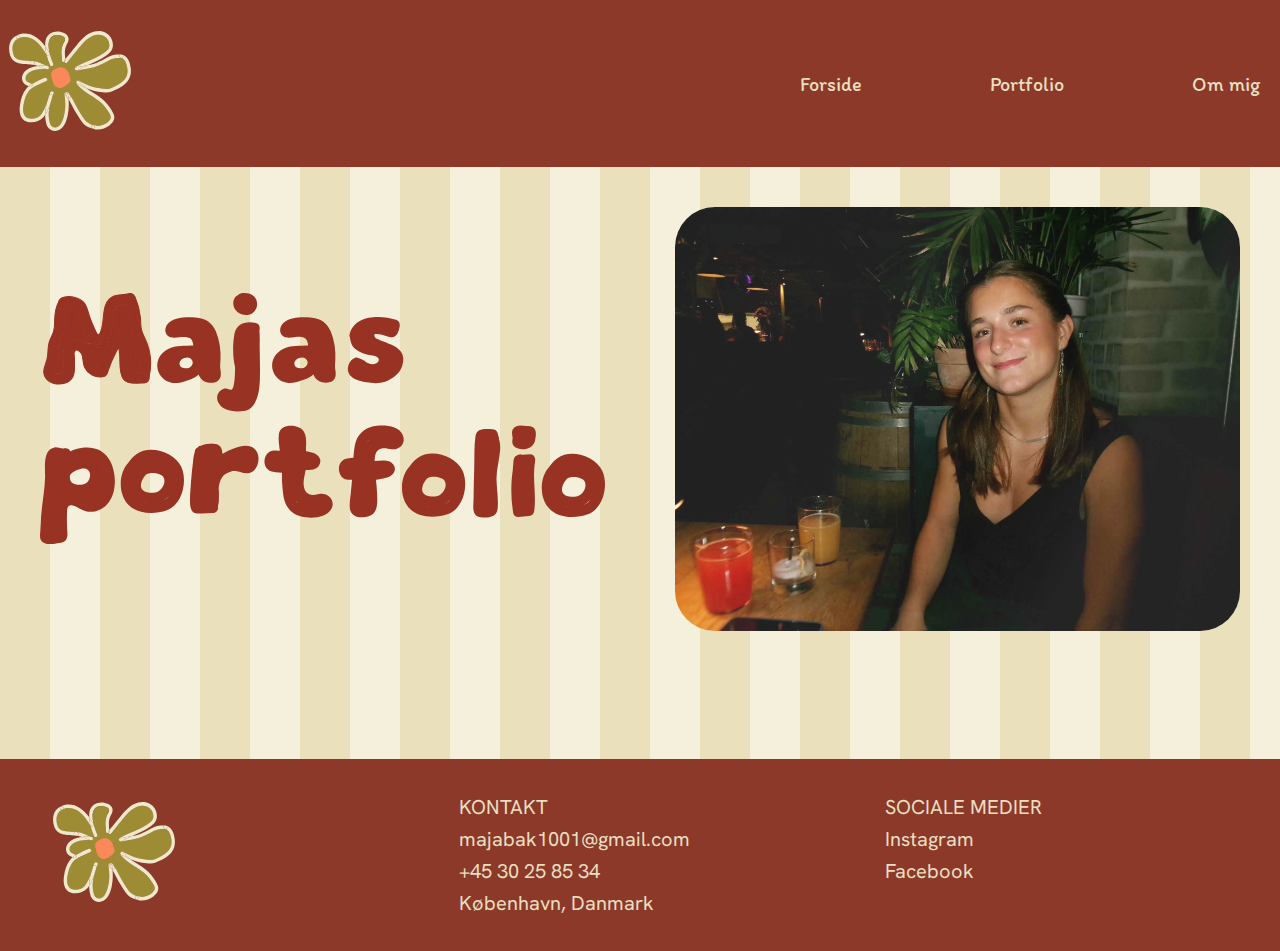
<file: index.html>
<!DOCTYPE html>
<html lang="da">
  <head>
    <meta charset="UTF-8" />
    <meta name="viewport" content="width=device-width, initial-scale=1.0" />
    <link rel="stylesheet" href="css/general.css" />
    <link rel="stylesheet" href="css/index.css" />
    <link rel="preconnect" href="https://fonts.googleapis.com" />
    <link rel="preconnect" href="https://fonts.gstatic.com" crossorigin />
    <link
      href="https://fonts.googleapis.com/css2?family=Itim&display=swap"
      rel="stylesheet"
    />
    <link
      href="https://fonts.googleapis.com/css2?family=Hanken+Grotesk:ital,wght@0,100..900;1,100..900&display=swap"
      rel="stylesheet"
    />
    <title>Forside</title>
    <meta name="robots" content="noindex" />
  </head>
  <body>
    <header>
      <a href="index.html" alt="Tilbage til forsiden">
        <svg
          class="blomst"
          id="Lag_1"
          data-name="Lag 1"
          xmlns="http://www.w3.org/2000/svg"
          viewBox="0 0 282.98 345.37"
        >
          <defs>
            <style>
              .cls-4 {
                fill: #efe9cb;
              }

              .cls-5 {
                fill: #fb885b;
              }

              .cls-3 {
                fill: #9e8c35;
              }
            </style>
          </defs>
          <g>
            <path
              class="cls-4"
              d="M81.75,187.79c1.93,1.57,4.19,1.46,5.93.5.07.12.14.25.2.38,1.31,2.63.65,6.03-3,6.53-15.15,2.06-31.25,4.16-45.85-1.76-5.6-2.27-13.59-9.5-19.71-5.54-6.14,3.97-8.16,13.86-8.1,20.55.25,27.27,27.63,27.43,51.71,21.68l.06.26c-.42.12-.85.31-1.28.56-6.24,3.67-12.47,7.51-18.4,11.76-13.62.79-26.65-1.53-35.29-13.2-8.54-11.53-8.63-27.61-2.38-40.2,2.64-5.33,7.1-10.3,12.96-12,6.55-1.9,12.62.88,18.27,3.97,13.42,7.34,27.95,6.52,42.59,4.65.76.62,1.53,1.24,2.29,1.86Z"
            />
            <path
              class="cls-3"
              d="M88.33,187.87s-.01.08-.02.12c-.07.28-.23.5-.43.68-.06-.13-.13-.26-.2-.38.23-.12.44-.26.65-.42Z"
            />
            <path
              class="cls-3"
              d="M149.94,280.57c-.49.5-.89,1.13-1.17,1.91-2.44,6.85-5.59,15.47-14.09,16.05-7.81.54-14.23-4.85-18.04-11.17-8.15-13.52-9.96-31.16-8.83-46.89.2-.62.39-1.24.57-1.86.35-1.22.25-2.3-.14-3.2-.03-5.73-9.37-5.47-10.03.65-.09.8-.16,1.59-.23,2.39-4.42,13.56-12.68,25.86-12.89,40.42-.65,10.04-.98,20.19-2.22,30.17-1.16,9.29-4.39,18.58-13.61,22.47-15.35,6.46-40.55,6.08-47.16-12.54-.33-.93-.85-1.66-1.47-2.2-6.9-14.82-2.67-31.71,6.39-44.7,9.95-14.26,25.01-23.83,39.74-32.48.26-.15.5-.32.71-.5,10.02-2.37,19.76-5.8,29.17-10.18,5.83-2.72.76-11.34-5.04-8.64-6.7,3.12-17.32,7.14-28.67,9.86-24.08,5.75-51.46,5.59-51.71-21.68-.06-6.69,1.96-16.58,8.1-20.55,6.12-3.96,14.11,3.27,19.71,5.54,14.6,5.92,30.7,3.82,45.85,1.76,3.65-.5,4.31-3.9,3-6.53.2-.18.36-.4.43-.68,0-.04.02-.08.02-.12,2.29-1.67,3.29-4.88.49-7.15-16.19-13.19-32.68-26.08-48.55-39.66-14.23-12.19-29.2-27.8-30.02-47.68-.77-18.43,12.61-32.82,31.34-32.02,9.81.41,16.09,8.97,21.26,16.38,5.28,7.56,9.64,15.73,13.57,24.06,8.64,18.35,15.34,37.59,25.62,55.15,2.29,3.93,7.29,2.56,8.86-.55.01-.02.02-.03.03-.05.76-1.03,1.14-2.37.87-3.93-3.69-21.11-5.47-43.44-14.62-63.03-4.67-10-10-19.63-15.01-29.45-5.52-10.83-6.24-21.03-5.63-32.95,2.44-6.72,8.47-10.99,15.26-13.31,8.6-2.94,19.47-4.76,28.51-3.28,17.31,2.82,28.21,18.67,35.16,33.36,3.51,7.43,8.56,16.33,8.31,24.73-.27,9.27-1.18,18.8-2.98,27.9-3.59,18.15-11.98,34.73-20.35,51.06-2.24,4.37,2.26,8.35,5.83,7.44h.01c1.11.02,2.27-.32,3.33-1.17,24.6-19.59,35.06-50.55,56.56-72.8,6.02-6.23,12.9-11.21,20.34-15.63,7.23-4.28,16-11.65,24.2-6.01,14.72,10.14,21.71,30.22,15.5,46.95-.25.68-.36,1.31-.33,1.89-2.98,8.77-6.73,16.29-14.2,22.23-8.11,6.43-17.36,11.81-26.18,17.2-13.74,8.4-29.06,14.59-42.23,23.9-.26.07-.53.17-.79.29-3.9,1.71-8.17,4.58-9.67,8.71-.38,1.05-.25,2.23.22,3.27.34,2.71,2.73,5.42,6.23,4.85,18.62-3.05,37.94-3.79,56.47.24,12.54,2.72,37.79,9.37,37.13,26.31-.36,9.09-6.31,12.67-14.3,14.99-8.97,2.6-18.28,3.29-27.58,2.73-7.42-.45-14.75-1.69-21.98-3.44-6.79-2.53-13.72-4.63-20.81-6.27-4.04-1.41-8.04-2.9-12.01-4.41-6.02-2.29-8.63,7.37-2.66,9.64,2.22.85,4.45,1.68,6.69,2.49.57.61,1.38,1.07,2.44,1.29,1.07.23,2.15.47,3.21.72,6.43,2.21,12.93,4.21,19.51,5.84,8.45,3.13,16.61,6.99,24.39,11.61,6.75,4.01,12.58,8.65,15.47,16.2,2.43,6.37,3.41,13.79,2.61,20.57-2.23,18.8-23.32,19.68-38.21,17.13-14.31-2.45-29.92-6.59-41.14-16.3-6.56-5.67-10.57-13.04-14.35-20.72-4.53-9.17-8.84-18.45-13-27.79-2.62-5.87-11.23-.79-8.64,5.05,4.39,9.85,8.92,19.63,13.74,29.28,1.16,2.32,2.37,4.61,3.69,6.84Z"
            />
            <path
              class="cls-4"
              d="M102.04,156.95c-10.28-17.56-16.98-36.8-25.62-55.15-3.93-8.33-8.29-16.5-13.57-24.06-5.17-7.41-11.45-15.97-21.26-16.38-18.73-.8-32.11,13.59-31.34,32.02.82,19.88,15.79,35.49,30.02,47.68,15.87,13.58,32.36,26.47,48.55,39.66,2.8,2.27,1.8,5.48-.49,7.15-.21.16-.42.3-.65.42-1.02-1.76-2.95-3.07-5.45-2.73-.92.12-1.85.25-2.77.37-10.24-8.33-20.47-16.67-30.7-25.01-9.76-7.94-19.83-15.68-28.41-24.92C6.7,121.29-3.59,101.12,1.63,80.66c4.97-19.46,23.51-31.72,43.49-28.98,10.43,1.44,17.41,9.09,23.48,17.07,6.25,8.22,11.3,17.23,15.75,26.53,4.36,9.09,8.19,18.43,12.19,27.68,1.88,10.71,3.75,21.41,5.62,32.12.83,4.74,6.45,4.43,8.74,1.32-1.57,3.11-6.57,4.48-8.86.55Z"
            />
            <path
              class="cls-4"
              d="M266.36,106.71c1.8-5.52,9.89-3.89,9.91,1.02v.02c-.14.38-.27.76-.41,1.14-1.98,5.32-9.82,3.86-9.97-.77.16-.46.32-.93.47-1.41Z"
            />
            <path
              class="cls-4"
              d="M276,109.37c-3.05,9.35-6.7,18.29-13.95,25.21-7.3,6.96-16.48,12.13-24.95,17.52-9.39,5.97-19.03,11.38-28.93,16.46-5.09,2.61-10.17,5.25-15.01,8.27-1.1.1-2.19.2-3.28.32.26-1.26.09-2.62-.55-3.62-1.45-2.23-3.74-2.81-6.05-2.08,13.17-9.31,28.49-15.5,42.23-23.9,8.82-5.39,18.07-10.77,26.18-17.2,7.47-5.94,11.22-13.46,14.2-22.23.15,4.63,7.99,6.09,9.97.77.14-.38.27-.76.41-1.14,0,.51-.08,1.05-.27,1.62Z"
            />
            <path
              class="cls-4"
              d="M244.94,248.81c12.17,10.83,16.57,32.15,10.99,47.33-6.76,18.4-28.55,20.64-45.41,18.26-17.07-2.41-35.12-7.61-48.52-18.91-1.99-1.69-3.8-3.52-5.45-5.46.67-1.62,1.28-3.26,1.86-4.89,1.89-5.3-5.19-7.96-8.47-4.57-1.32-2.23-2.53-4.52-3.69-6.84-4.82-9.65-9.35-19.43-13.74-29.28-2.59-5.84,6.02-10.92,8.64-5.05,4.16,9.34,8.47,18.62,13,27.79,3.78,7.68,7.79,15.05,14.35,20.72,11.22,9.71,26.83,13.85,41.14,16.3,14.89,2.55,35.98,1.67,38.21-17.13.8-6.78-.18-14.2-2.61-20.57-2.89-7.55-8.72-12.19-15.47-16.2-7.78-4.62-15.94-8.48-24.39-11.61,6.38,1.59,12.85,2.83,19.42,3.59,4.14.48,8.29.72,12.44.71,2.72,1.77,5.31,3.69,7.7,5.81Z"
            />
            <path
              class="cls-4"
              d="M237.24,243c-4.15.01-8.3-.23-12.44-.71-6.57-.76-13.04-2-19.42-3.59-6.36-2.35-12.87-4.3-19.51-5.84-1.89-.66-3.77-1.33-5.65-2.01-2.85-2.99-.12-9.47,5.1-8.36.96.21,1.92.42,2.88.64,6.84,2.4,13.78,4.58,20.81,6.27,3.05,1.14,6.07,2.37,9.06,3.68,6.43,2.83,13.12,5.99,19.17,9.92Z"
            />
            <path
              class="cls-4"
              d="M209.01,229.4c-7.03-1.69-13.97-3.87-20.81-6.27,7.09,1.64,14.02,3.74,20.81,6.27Z"
            />
            <path
              class="cls-4"
              d="M205.38,238.7c-6.58-1.63-13.08-3.63-19.51-5.84,6.64,1.54,13.15,3.49,19.51,5.84Z"
            />
            <path
              class="cls-4"
              d="M189.33,173.53c.64,1,.81,2.36.55,3.62-4.15.42-8.29.98-12.41,1.64,1.4-1.89,2.9-3.72,3.85-5.93.65-.48,1.3-.95,1.96-1.41,2.31-.73,4.6-.15,6.05,2.08Z"
            />
            <path
              class="cls-4"
              d="M185.87,232.86c-1.06-.25-2.14-.49-3.21-.72-1.06-.22-1.87-.68-2.44-1.29,1.88.68,3.76,1.35,5.65,2.01Z"
            />
            <path
              class="cls-4"
              d="M185.32,222.49c-5.22-1.11-7.95,5.37-5.1,8.36-2.24-.81-4.47-1.64-6.69-2.49-5.97-2.27-3.36-11.93,2.66-9.64,3.97,1.51,7.97,3,12.01,4.41-.96-.22-1.92-.43-2.88-.64Z"
            />
            <path
              class="cls-4"
              d="M193.16,176.83c-3.7,2.32-7.25,4.86-10.54,7.78-.65.58-1.33.94-2.03,1.14.62-.48,1.14-1.11,1.53-1.86.04-.04.08-.09.13-.14.24-.24.49-.46.75-.69.26-.21.39-.32.39-.33.2-.15.4-.28.6-.42,1.12-.76,2.31-1.39,3.55-1.94,1.26-.55,2.06-1.83,2.34-3.22,1.09-.12,2.18-.22,3.28-.32Z"
            />
            <path
              class="cls-4"
              d="M182.46,183.11c-.1.27-.21.53-.34.78-.43.45-.31.19.34-.78Z"
            />
            <path
              class="cls-4"
              d="M180.59,185.75c-.42.12-.85.18-1.28.18h-.01c-.11-.03-.2-.06-.3-.09-2.63-.86-3.42-2.65-3.19-4.61.5-.84,1.07-1.65,1.66-2.44,4.12-.66,8.26-1.22,12.41-1.64-.28,1.39-1.08,2.67-2.34,3.22-1.24.55-2.43,1.18-3.55,1.94-.2.14-.4.27-.6.42,0,0-.13.12-.39.33-.26.23-.51.45-.75.69-.05.05-.09.1-.13.14.13-.25.24-.51.34-.78-.65.97-.77,1.23-.34.78-.39.75-.91,1.38-1.53,1.86Z"
            />
            <path
              class="cls-4"
              d="M176.31,186.6c1.64.38,3.13.03,4.28-.85.7-.2,1.38-.56,2.03-1.14,3.29-2.92,6.84-5.46,10.54-7.78,14.5-1.27,29.09-.93,43.47,1.97,14,2.82,30.88,7.93,40.17,19.58,8.57,10.74,8.22,27.79-3.54,36.28-6.2,4.47-15.01,6.23-22.44,7.33-4.52.66-9.04.99-13.58,1.01-6.05-3.93-12.74-7.09-19.17-9.92-2.99-1.31-6.01-2.54-9.06-3.68,7.23,1.75,14.56,2.99,21.98,3.44,9.3.56,18.61-.13,27.58-2.73,7.99-2.32,13.94-5.9,14.3-14.99.66-16.94-24.59-23.59-37.13-26.31-18.53-4.03-37.85-3.29-56.47-.24-3.5.57-5.89-2.14-6.23-4.85.61,1.4,1.84,2.56,3.27,2.88Z"
            />
            <path
              class="cls-4"
              d="M180.59,185.75c-1.15.88-2.64,1.23-4.28.85-1.43-.32-2.66-1.48-3.27-2.88-.28-2.17.75-4.33,3.57-4.79.29-.05.57-.09.86-.14-.59.79-1.16,1.6-1.66,2.44-.23,1.96.56,3.75,3.19,4.61.1.03.19.06.3.09h.01c.43,0,.86-.06,1.28-.18Z"
            />
            <path
              class="cls-4"
              d="M181.32,172.86c-.95,2.21-2.45,4.04-3.85,5.93-.29.05-.57.09-.86.14-2.82.46-3.85,2.62-3.57,4.79-.47-1.04-.6-2.22-.22-3.27,1.5-4.13,5.77-7,9.67-8.71.26-.12.53-.22.79-.29-.66.46-1.31.93-1.96,1.41Z"
            />
            <path
              class="cls-4"
              d="M156.55,290.03c-2.51-2.93-4.67-6.12-6.61-9.46,3.28-3.39,10.36-.73,8.47,4.57-.58,1.63-1.19,3.27-1.86,4.89Z"
            />
            <path
              class="cls-4"
              d="M148.77,282.48c.28-.78.68-1.41,1.17-1.91,1.94,3.34,4.1,6.53,6.61,9.46-3.08,7.51-7.37,14.5-15.54,17.34-9.12,3.16-19.45-.26-26.34-6.59-7.86-7.24-11.77-18.03-14.2-28.17-.77-3.22-1.38-6.46-1.84-9.72,2.84-7.52,6.75-14.81,9.18-22.42-1.13,15.73.68,33.37,8.83,46.89,3.81,6.32,10.23,11.71,18.04,11.17,8.5-.58,11.65-9.2,14.09-16.05Z"
            />
            <path
              class="cls-4"
              d="M149.08,152.5c4.45-8.67,8.91-17.43,12.73-26.43,3.81-5.13,7.33-10.49,10.8-15.88,7.57-11.79,15.01-23.81,24.49-34.2,10.26-11.25,23.65-20.09,37.39-26.55,15.01-7.05,27.41,3.98,35.5,16.07,8.26,12.36,11.09,28.06,6.28,42.22-.02-4.91-8.11-6.54-9.91-1.02-.15.48-.31.95-.47,1.41-.03-.58.08-1.21.33-1.89,6.21-16.73-.78-36.81-15.5-46.95-8.2-5.64-16.97,1.73-24.2,6.01-7.44,4.42-14.32,9.4-20.34,15.63-21.5,22.25-31.96,53.21-56.56,72.8-1.06.85-2.22,1.19-3.33,1.17,1.09-.29,2.1-1.04,2.79-2.39Z"
            />
            <path
              class="cls-4"
              d="M161.81,126.07c-3.82,9-8.28,17.76-12.73,26.43-.69,1.35-1.7,2.1-2.79,2.39h-.01c-4.13-.07-7.69-5.09-3.73-8.24,7.47-5.95,13.66-13.01,19.26-20.58Z"
            />
            <path
              class="cls-4"
              d="M96.54,122.96c4.25,9.87,8.69,19.64,14.13,28.94.94,1.61.89,3.17.26,4.45-.01.02-.02.03-.03.05-2.29,3.11-7.91,3.42-8.74-1.32-1.87-10.71-3.74-21.41-5.62-32.12Z"
            />
            <path
              class="cls-4"
              d="M108.21,236.06c.02-.22.04-.44.03-.65.39.9.49,1.98.14,3.2-.18.62-.37,1.24-.57,1.86.11-1.49.24-2.96.4-4.41Z"
            />
            <path
              class="cls-4"
              d="M108.24,235.41c.01.21-.01.43-.03.65-.16,1.45-.29,2.92-.4,4.41-2.43,7.61-6.34,14.9-9.18,22.42-1.15-8.09-1.35-16.29-.65-24.44.27-.83.52-1.66.76-2.5,1.41-4.97,7.92-4.24,9.5-.54Z"
            />
            <path
              class="cls-4"
              d="M98.21,236.06c.66-6.12,10-6.38,10.03-.65-1.58-3.7-8.09-4.43-9.5.54-.24.84-.49,1.67-.76,2.5.07-.8.14-1.59.23-2.39Z"
            />
            <path
              class="cls-4"
              d="M97.98,238.45c-.7,8.15-.5,16.35.65,24.44-1.72,4.54-3.05,9.17-3.42,14,.16-6.17-9.58-6.05-10.01.26-.04.57-.08,1.15-.11,1.72.21-14.56,8.47-26.86,12.89-40.42Z"
            />
            <path
              class="cls-4"
              d="M85.2,277.15c.43-6.31,10.17-6.43,10.01-.26-.01.03-.01.05-.01.07-.05.54-.07,1.07-.09,1.61-.09,1.56-.17,3.16-.23,4.79-1.55,4.43-9.47,3.76-9.75-1.93-.04-.86-.06-1.72-.04-2.56.03-.57.07-1.15.11-1.72Z"
            />
            <path
              class="cls-4"
              d="M95.2,276.96c.01.06,0,.13,0,.19-.03.47-.06.94-.09,1.42.02-.54.04-1.07.09-1.61Z"
            />
            <path
              class="cls-4"
              d="M95.13,281.43c.04.73-.06,1.37-.25,1.93.06-1.63.14-3.23.23-4.79-.04.94-.03,1.9.02,2.86Z"
            />
            <path
              class="cls-4"
              d="M79.46,185.93c.92-.12,1.85-.25,2.77-.37,2.5-.34,4.43.97,5.45,2.73-1.74.96-4,1.07-5.93-.5-.76-.62-1.53-1.24-2.29-1.86Z"
            />
            <path
              class="cls-4"
              d="M111.8,152.42c.27,1.56-.11,2.9-.87,3.93.63-1.28.68-2.84-.26-4.45-5.44-9.3-9.88-19.07-14.13-28.94-.16-.89-.31-1.79-.47-2.68-1.94-11.09-5.06-20.83-9.97-30.97-5.02-10.36-11.17-20.29-15.64-30.9-3.93-9.33-4.42-18.81-4.04-28.68,1.58,3.97,8.29,4.86,9.42-.31.18-.84.42-1.65.7-2.43-.61,11.92.11,22.12,5.63,32.95,5.01,9.82,10.34,19.45,15.01,29.45,9.15,19.59,10.93,41.92,14.62,63.03Z"
            />
            <path
              class="cls-4"
              d="M76.56,26.62c-.01.12-.01.25-.02.37-.28.78-.52,1.59-.7,2.43-1.13,5.17-7.84,4.28-9.42.31.03-1.03.08-2.07.14-3.11.35-6.41,10.35-6.43,10,0Z"
            />
            <path
              class="cls-4"
              d="M76.56,26.62c.35-6.43-9.65-6.41-10,0-.06,1.04-.11,2.08-.14,3.11-.36-.86-.46-1.86-.22-2.97C70.15,8.52,89.3,2.81,105.5.75c16.41-2.08,30.8,2.26,42.61,14.04,11.37,11.35,17.86,26.86,23.52,41.63,3.03,7.88,2,15.84,1.28,24.07-.75,8.6-1.86,17.19-4.09,25.54-1.82,6.86-4.25,13.52-7.01,20.04-5.6,7.57-11.79,14.63-19.26,20.58-3.96,3.15-.4,8.17,3.73,8.24-3.57.91-8.07-3.07-5.83-7.44,8.37-16.33,16.76-32.91,20.35-51.06,1.8-9.1,2.71-18.63,2.98-27.9.25-8.4-4.8-17.3-8.31-24.73-6.95-14.69-17.85-30.54-35.16-33.36-9.04-1.48-19.91.34-28.51,3.28-6.79,2.32-12.82,6.59-15.26,13.31.01-.12.01-.25.02-.37Z"
            />
            <path
              class="cls-4"
              d="M62.99,230.39c4.75-1.33,8.49,5.44,4.48,8.7-7.27,1.73-14.68,2.9-22.2,3.49-.66.05-1.31.09-1.96.13,5.93-4.25,12.16-8.09,18.4-11.76.43-.25.86-.44,1.28-.56Z"
            />
            <path
              class="cls-4"
              d="M62.99,230.39l-.06-.26c11.35-2.72,21.97-6.74,28.67-9.86,5.8-2.7,10.87,5.92,5.04,8.64-9.41,4.38-19.15,7.81-29.17,10.18,4.01-3.26.27-10.03-4.48-8.7Z"
            />
            <path
              class="cls-4"
              d="M13.62,324.5c3.5,3.49,10.38-1.15,7.69-6.34-.24-.46-.47-.93-.68-1.39.62.54,1.14,1.27,1.47,2.2,6.61,18.62,31.81,19,47.16,12.54,9.22-3.89,12.45-13.18,13.61-22.47,1.24-9.98,1.57-20.13,2.22-30.17-.02.84,0,1.7.04,2.56.28,5.69,8.2,6.36,9.75,1.93-.92,22.09-.44,50.06-24.59,58.41-20.26,7.01-47.07,3.84-56.67-17.27Z"
            />
            <path
              class="cls-4"
              d="M21.31,318.16c2.69,5.19-4.19,9.83-7.69,6.34-.43-.92-.82-1.88-1.17-2.87-1.82-5.15,4.79-7.79,8.18-4.86.21.46.44.93.68,1.39Z"
            />
            <path
              class="cls-4"
              d="M12.68,323.2c-8.9-17.18-6.18-37.37,3.9-53.44,6.87-10.97,16.33-19.61,26.73-27.05.65-.04,1.3-.08,1.96-.13,7.52-.59,14.93-1.76,22.2-3.49-.21.18-.45.35-.71.5-14.73,8.65-29.79,18.22-39.74,32.48-9.06,12.99-13.29,29.88-6.39,44.7-3.39-2.93-10-.29-8.18,4.86.35.99.74,1.95,1.17,2.87-.35-.34-.67-.78-.94-1.3Z"
            />
          </g>
          <path
            class="cls-5"
            d="M113.04,193.22c3.73-2.34,7.52-4.58,11.4-6.66,2.19-1.17,9.06-6.05,11.43-5.1,1.8.72,3.5,8.28,4.26,10.25,1.71,4.38,3.42,8.76,5.13,13.15.43,1.1,2.03,3.69,1.28,4.88-.6.95-4.48,1.59-5.56,1.93-4.33,1.35-8.71,2.56-13.13,3.58s-7.38,1.49-9.9-2.9c-2.03-3.52-4.05-7.41-4.86-11.42-1.63-8.09,6.51-16.37,14.53-16.73s12.16,8.29,13.63,14.93c.15.67.51,1.65.46,2.33-.12,1.57.47.46-.91,1.7-1.16,1.04-3.21,1.71-4.63,2.28-3.67,1.49-7.77,2.86-11.66,3.61-8.54,1.65-9.02-10.25-5.31-15.31,3.7-5.05,15.24-4.8,13.2,3.46-.46,1.87-1.51,2.72-3.34,3.37-.5.18-1.59.59-2.13.47-1.18-.28.1.76-.38-.58s-.15-4.09,1.05-5.01c.05-.03,1.03-.54,1.05-.57.35-.03.68.01,1,.14.85.29.18.18-2.01-.33,3.05.4,6.09.8,9.14,1.19l-.26-.94-.5,3.85-.35.33-3.85.5c3.43.52,6.28,5.28,8.75,7.46,2.66,2.33,5.68,4.38,9.21,5.05,8.69,1.67,12.32-5.62,11.12-13.12-1.31-8.21-6.53-15.12-11.68-21.38-4.65-5.65-11.89-9.2-18.06-3.44-4.71,4.4,2.37,11.46,7.07,7.07,1.43-1.34,10.04,11.96,10.75,13.34.32.62,3.37,8.02,2.29,8.3.7-.19-2.66-2.1-2.53-2.01-.95-.65-1.77-1.5-2.59-2.3-3.34-3.26-6.74-7.99-11.67-8.61s-8.64,3.71-7.33,8.55c1.21,4.48,6.71,4.51,9.14,1.19,4.69-6.41-4-14.53-10.14-9.46-6.03,4.97-1.27,14.13,6.07,13.3,7.69-.87,9.67-10.79,4.45-15.74-5.02-4.76-13.37-3.47-17.33,1.9s-4.58,16.43,2.06,20.17,16.02-.65,19.32-6.65c8.1-14.69-9.41-28-22.89-21.19-13.39,6.76-15.8,32.71,1.08,36.91,7.59,1.89,18.12-2.68,24.8-6.04,3.34-1.68,6.89-3.79,7.85-7.63,1.03-4.11-.59-9.52-1.97-13.39-2.65-7.44-7.77-14.22-15.53-16.78-8.53-2.81-17.26,1.14-23.61,6.86-6.75,6.08-9.16,14.57-6.57,23.28,2.18,7.35,6.55,18.05,14.7,20.32,5.05,1.41,10.51-.32,15.43-1.57s10.28-2.64,15.14-4.59c3.76-1.51,7.36-4.08,7.89-8.41.62-5.16-3.07-11.15-4.9-15.84-2.12-5.43-4.13-10.93-6.38-16.31-1.63-3.89-4.16-6.83-8.59-7.31s-8.83,1.81-12.79,3.77c-5.64,2.79-11.11,5.9-16.44,9.25s-.42,12.07,5.05,8.63h0Z"
          />
        </svg>
      </a>

      <nav id="menu">
        <a href="index.html">Forside</a>
        <a href="portfolio.html">Portfolio</a>
        <a href="om_mig.html">Om mig</a>
      </nav>

      <button id="burger">☰</button>
    </header>
    <div id="overlay"></div>
    <main>
      <div class="grid_1-1">
        <svg
          class="majas_portfolio"
          id="Lag_1"
          data-name="Lag 1"
          xmlns="http://www.w3.org/2000/svg"
          viewBox="0 0 532.63 236.75"
        >
          <defs>
            <style>
              .cls-1 {
                fill: none;
                stroke: #983223;
                stroke-miterlimit: 10;
              }

              .cls-2 {
                fill: #983223;
              }
            </style>
          </defs>
          <g id="m">
            <g>
              <g>
                <path
                  class="cls-2"
                  d="M102.8,79.17c-.11.53-.25,1.08-.38,1.61-1.58,6.23-11.3,3.88-9.72-2.37.3-1.21.58-2.43.81-3.66,1.45,0,2.91,0,4.36,0,2.96.01,4.63,2.12,4.92,4.4Z"
                />
                <path
                  class="cls-2"
                  d="M93.76,57.81c1.04,5.63.81,11.36-.25,16.95-1.19-.01-2.37,0-3.56-.01-1.11,0-2.21-.01-3.32,0-.09-.24-.22-.52-.39-.88-.31-4.03-.89-7.98-.99-12.08-.16-6.61-.4-16.03-6.09-20.53-5.99-4.73-10.74.06-13.83,5.06l-2.15-.52c3.85-5.53,5.04-12.23,5.77-19.35.4-3.92.29-12.43,4.5-14.32,2.41-1.07,5.36-.97,8.24-1.11,1.6,4.43,2.69,9.01,3.08,13.75.48,6.03.44,11.71,2.85,17.39,2.23,5.25,5.11,9.96,6.15,15.65Z"
                />
                <path
                  class="cls-2"
                  d="M80.1,7c2.08,1.11,4.17,2.21,6.25,3.3-1.46.48-3.05.63-4.67.71-.48-1.35-1.01-2.69-1.58-4.01Z"
                />
                <path
                  class="cls-2"
                  d="M86.63,74.73c.38.96.16.96-.64,0,.21,0,.43,0,.64,0Z"
                />
                <path
                  class="cls-2"
                  d="M73.85,51.07c-.59-.82-.28-1.23.92-1.23-.05.42-.36,1.05-.75,1.72-.06-.17-.11-.33-.17-.49Z"
                />
                <path
                  class="cls-2"
                  d="M58.37,50.91c1.95-1.56,3.53-3.27,4.81-5.12l2.15.52c-.4.64-.77,1.29-1.11,1.92-3.61,6.64-6.61,13.58-9.13,20.69-5.12-1.28-4.45-8.39-5.76-13.4-.71-2.76-2.15-5.2-4.09-7.13l2.45-1.68c1.09.88,2.32,1.51,3.73,1.83,1.01,2.79,4.02,4.71,6.95,2.37Z"
                />
                <path
                  class="cls-2"
                  d="M58.46,69.01c-1.57,1.27-3.14,2.55-4.71,3.81.42-1.3.86-2.6,1.32-3.89.93.23,2.04.28,3.38.08Z"
                />
                <path
                  class="cls-2"
                  d="M55.6,39.71c3.48,2.54,2.75,9.25-2.54,9.04-.58-.02-1.12-.1-1.65-.21-.73-2.01-.43-4.46,1.65-6.11,1.01-.8,1.84-1.71,2.54-2.72Z"
                />
                <path
                  class="cls-2"
                  d="M53.06,48.75c5.29.21,6.02-6.5,2.54-9.04,5.19-7.45,3.06-20.04,6.07-28.09,1.5-3.99,4.08-7.38,8.21-8.88,4.38-1.59,9.17-.56,13.55-2,2.79-.91,5.2.86,6.25,3.3,2.68,6.25,4.37,12.78,5.01,19.56.32,3.3.14,6.67.71,9.94.56,3.19,1.94,5.98,3.35,8.86,5.73,11.7,6.94,24.13,4.06,36.75-.3-2.28-1.96-4.39-4.92-4.4-1.45,0-2.91-.01-4.36,0,1.06-5.58,1.29-11.31.25-16.95-1.04-5.69-3.93-10.41-6.15-15.65-2.4-5.68-2.36-11.36-2.85-17.39-.38-4.74-1.47-9.32-3.08-13.75,1.62-.08,3.21-.23,4.67-.71-2.08-1.1-4.17-2.2-6.25-3.3.57,1.32,1.1,2.67,1.58,4.01-2.88.14-5.83.04-8.24,1.11-4.22,1.89-4.1,10.4-4.5,14.32-.73,7.13-1.92,13.82-5.77,19.35-1.27,1.85-2.85,3.56-4.81,5.12-2.93,2.34-5.94.42-6.95-2.37.52.11,1.07.19,1.65.21Z"
                />
                <path
                  class="cls-2"
                  d="M52.75,36.7c.6,1.27,1.74,2.12.01,2.05,1.14.05,2.09.4,2.84.95-.7,1.01-1.53,1.92-2.54,2.72-2.08,1.65-2.38,4.1-1.65,6.11-1.41-.32-2.64-.95-3.73-1.83-4.45-3.59-6.42-11.1-8.44-15.98-1.08-2.61-2.1-5.26-2.99-7.94-.63-1.89-.9-4.37-1.89-6.12-1.03-1.81-5.67-3.62-8.4-3.04.12-.21.26-.42.4-.61,2.94-4.05-.93-9.21-4.54-8.67,6.45-2.49,17.07.5,20.47,5.86,2.61,4.11,3.39,9.56,5.11,14.07,1.01,2.64,2.12,5.26,3.27,7.85.68,1.53,1.35,3.07,2.07,4.58Z"
                />
                <path
                  class="cls-2"
                  d="M47.69,46.71l-2.45,1.68c-1.94-1.92-4.4-3.32-7.18-3.99-5.48-1.31-12.08.5-14.54,5.97-2.54,5.66-.88,13.64-.98,19.67-.07,3.88-.85,5.67-5.07,5.65-5.19-.04-3.42-2.86-2.16-6.26,2.4-6.5,1.15-13.45,2.93-20.03,1.71-6.35,4.87-11.29,5.37-18.04.42-5.57-.76-12.74,2.37-17.74h0c2.72-.58,7.36,1.23,8.4,3.04.98,1.74,1.26,4.22,1.89,6.12.89,2.68,1.91,5.33,2.99,7.94,2.02,4.88,3.99,12.4,8.44,15.98Z"
                />
                <path
                  class="cls-2"
                  d="M21.84,4.35c3.62-.54,7.48,4.62,4.54,8.67-.14.19-.28.4-.4.61h0c-.48.09-.9.28-1.23.54-4.01,3.19-8.14-1.55-7.16-5.62v-.02c.46-.79.96-1.58,1.53-2.37.16-.23.33-.42.49-.6.65-.49,1.36-.89,2.16-1.2.02-.01.05-.02.08-.02Z"
                />
                <path
                  class="cls-2"
                  d="M25.97,13.63c-3.13,5-1.94,12.17-2.37,17.74-.5,6.75-3.66,11.69-5.37,18.04-1.78,6.58-.53,13.53-2.93,20.03-1.26,3.4-3.03,6.21,2.16,6.26,4.22.02,5-1.76,5.07-5.65.1-6.03-1.56-14.01.98-19.67,2.46-5.47,9.05-7.28,14.54-5.97,2.78.67,5.24,2.06,7.18,3.99,1.94,1.93,3.37,4.37,4.09,7.13,1.3,5.01.64,12.13,5.76,13.4-.46,1.29-.9,2.59-1.32,3.89,1.56-1.27,3.13-2.55,4.71-3.81-1.34.2-2.46.15-3.38-.08,2.52-7.12,5.52-14.05,9.13-20.69.34-.63.71-1.28,1.11-1.92,3.09-5,7.85-9.79,13.83-5.06,5.69,4.5,5.93,13.92,6.09,20.53.1,4.1.68,8.04.99,12.08.17.36.3.64.39.88-.21,0-.43,0-.64,0,.8.96,1.02.96.64,0,1.11,0,2.21,0,3.32,0,1.19,0,2.37,0,3.56.01-.23,1.23-.51,2.45-.81,3.66-1.58,6.25,8.13,8.6,9.72,2.37.13-.53.27-1.08.38-1.61.37,2.68-1.14,5.6-4.62,5.59-5.54-.01-15.05,1.92-19.1-2.96-3.85-4.63-3.67-12.34-3.79-18.02-.07-3.44.02-6.97-.74-10.34-.14-.64-.31-1.25-.52-1.87.39-.67.7-1.3.75-1.72-1.2,0-1.51.41-.92,1.23.07.17.12.33.17.49-.66,1.13-1.55,2.41-1.89,3.05-3.48,6.61-6.35,13.48-8.66,20.57-.75,2.3-2.34,3.46-4.71,3.81-6.68.97-13.47-2.53-16.5-8.58-1.72-3.46-1.61-7.08-2.27-10.8-.47-2.69-4.95-8.75-7.52-4.4-.77,1.32,0,5.44.01,6.99,0,2.19.03,4.38.03,6.58,0,3.47-.02,7.19-1.66,10.36-3.2,6.19-11.51,7.54-17.78,6.09-6.54-1.51-10.97-7.47-9.16-14.19,1.19-4.42,2.97-7.88,3.33-12.59.29-3.81.29-7.71,1.26-11.44,1-3.86,3.27-7.2,4.35-11.02.93-3.33.89-6.81.97-10.22.17-6.32.72-11.94,3.74-17.25-.98,4.07,3.16,8.81,7.16,5.62.33-.26.76-.44,1.23-.54Z"
                />
                <path
                  class="cls-2"
                  d="M21.76,4.37c-.8.3-1.52.71-2.16,1.2.67-.69,1.41-1.07,2.16-1.2Z"
                />
                <path
                  class="cls-2"
                  d="M19.44,5.68s.11-.08.16-.11c-.16.18-.33.37-.49.6-.57.79-1.07,1.57-1.53,2.37.26-1.04.85-2.04,1.87-2.85Z"
                />
              </g>
              <g>
                <path
                  class="cls-1"
                  d="M21.76,4.37c-.76.12-1.5.51-2.16,1.2-.16.18-.33.37-.49.6-.57.79-1.07,1.57-1.53,2.37"
                />
                <path
                  class="cls-1"
                  d="M25.98,13.63c.12-.21.26-.42.4-.61,2.94-4.05-.93-9.21-4.54-8.67"
                />
                <path
                  class="cls-1"
                  d="M55.08,68.93c-5.12-1.28-4.45-8.39-5.76-13.4-.71-2.76-2.15-5.2-4.09-7.13-1.94-1.92-4.4-3.32-7.18-3.99-5.48-1.31-12.08.5-14.54,5.97-2.54,5.66-.88,13.64-.98,19.67-.07,3.88-.85,5.67-5.07,5.65-5.19-.04-3.42-2.86-2.16-6.26,2.4-6.5,1.15-13.45,2.93-20.03,1.71-6.35,4.87-11.29,5.37-18.04.42-5.57-.76-12.74,2.37-17.74"
                />
                <path
                  class="cls-1"
                  d="M55.08,68.93c-.46,1.29-.9,2.59-1.32,3.89,1.56-1.27,3.13-2.55,4.71-3.81-1.34.2-2.46.15-3.38-.08Z"
                />
                <path
                  class="cls-1"
                  d="M86.63,74.73c-.09-.24-.22-.52-.39-.88-.31-4.03-.89-7.98-.99-12.08-.16-6.61-.4-16.03-6.09-20.53-5.99-4.73-10.74.06-13.83,5.06-.4.64-.77,1.29-1.11,1.92-3.61,6.64-6.61,13.58-9.13,20.69"
                />
                <path
                  class="cls-1"
                  d="M86.63,74.73c-.21,0-.43,0-.64,0,.8.96,1.02.96.64,0Z"
                />
                <path
                  class="cls-1"
                  d="M74.02,51.57c.21.61.38,1.23.52,1.87.76,3.37.67,6.9.74,10.34.12,5.68-.06,13.4,3.79,18.02,4.05,4.88,13.55,2.94,19.1,2.96,3.48,0,4.99-2.91,4.62-5.59-.3-2.28-1.96-4.39-4.92-4.4-1.45,0-2.91-.01-4.36,0-1.19-.01-2.37,0-3.56-.01-1.11,0-2.21-.01-3.32,0"
                />
                <path
                  class="cls-1"
                  d="M74.02,51.57c.39-.67.7-1.3.75-1.72-1.2,0-1.51.41-.92,1.23.07.17.12.33.17.49Z"
                />
                <path
                  class="cls-1"
                  d="M17.57,8.55c-3.02,5.31-3.57,10.93-3.74,17.25-.09,3.41-.04,6.89-.97,10.22-1.08,3.81-3.35,7.15-4.35,11.02-.97,3.73-.97,7.63-1.26,11.44-.36,4.7-2.14,8.17-3.33,12.59-1.81,6.72,2.62,12.68,9.16,14.19,6.28,1.45,14.59.1,17.78-6.09,1.64-3.17,1.66-6.89,1.66-10.36,0-2.2-.02-4.39-.03-6.58,0-1.55-.78-5.67-.01-6.99,2.57-4.35,7.04,1.71,7.52,4.4.65,3.71.54,7.34,2.27,10.8,3.02,6.05,9.81,9.55,16.5,8.58,2.37-.35,3.96-1.51,4.71-3.81,2.32-7.09,5.18-13.96,8.66-20.57.34-.64,1.23-1.92,1.89-3.05"
                />
                <path
                  class="cls-1"
                  d="M81.69,11.01c1.6,4.43,2.69,9.01,3.08,13.75.48,6.03.44,11.71,2.85,17.39,2.23,5.25,5.11,9.96,6.15,15.65,1.04,5.63.81,11.36-.25,16.95-.23,1.23-.51,2.45-.81,3.66-1.58,6.25,8.13,8.6,9.72,2.37.13-.53.27-1.08.38-1.61,2.88-12.62,1.67-25.05-4.06-36.75-1.41-2.88-2.79-5.67-3.35-8.86-.57-3.27-.39-6.64-.71-9.94-.64-6.77-2.33-13.31-5.01-19.56-1.05-2.44-3.46-4.22-6.25-3.3-4.38,1.44-9.16.41-13.55,2-4.13,1.5-6.71,4.89-8.21,8.88-3.01,8.04-.88,20.64-6.07,28.09-.7,1.01-1.53,1.92-2.54,2.72-2.08,1.65-2.38,4.1-1.65,6.11,1.01,2.79,4.02,4.71,6.95,2.37,1.95-1.56,3.53-3.27,4.81-5.12,3.85-5.53,5.04-12.23,5.77-19.35.4-3.92.29-12.43,4.5-14.32,2.41-1.07,5.36-.97,8.24-1.11"
                />
                <path
                  class="cls-1"
                  d="M81.69,11.01c1.62-.08,3.21-.23,4.67-.71-2.08-1.1-4.17-2.2-6.25-3.3.57,1.32,1.1,2.67,1.58,4.01Z"
                />
                <path
                  class="cls-1"
                  d="M17.57,8.55c-.98,4.07,3.16,8.81,7.16,5.62.33-.26.76-.44,1.23-.54h0c2.72-.58,7.36,1.23,8.4,3.04.98,1.74,1.26,4.22,1.89,6.12.89,2.68,1.91,5.33,2.99,7.94,2.02,4.88,3.99,12.4,8.44,15.98,1.09.88,2.32,1.51,3.73,1.83.52.11,1.07.19,1.65.21,5.29.21,6.02-6.5,2.54-9.04-.75-.56-1.7-.91-2.84-.95,1.73.07.59-.78-.01-2.05-.72-1.51-1.39-3.05-2.07-4.58-1.15-2.59-2.26-5.2-3.27-7.85-1.72-4.51-2.5-9.96-5.11-14.07-3.39-5.36-14.02-8.34-20.47-5.86-.03,0-.06.01-.08.02-.8.3-1.52.71-2.16,1.2-.05.03-.11.07-.16.11-1.02.81-1.61,1.81-1.87,2.85v.02Z"
                />
              </g>
            </g>
          </g>
          <g id="j">
            <path
              class="cls-2"
              d="M203.5,28.23c-9.06-2.21-18.39.19-20.22,10.49s-1.7,22.22.91,32.45c1.59,6.23,11.24,3.59,9.64-2.66-1.69-6.62-1.72-13.3-1.37-20.09.13-2.57-.18-6.05.74-8.49,1.3-3.46,4.57-2.8,7.64-2.05,6.25,1.52,8.92-8.12,2.66-9.64h0Z"
            />
            <path
              class="cls-2"
              d="M183.98,70.14c-.22,3.57-.05,20.16-3.63,21.08-.83.21-3.15-.99-4.14-1.06-1.18-.09-2.37-.07-3.5.33-2.51.87-4.49,2.94-5.32,5.46-1.82,5.5,2.2,10.85,6.88,13.25,4.97,2.56,11.97,2.88,17.41,2.12,13.31-1.86,15.34-19.23,15.59-29.98.38-15.8-.3-31.69-.5-47.5h-10c.55,7.16.52,14.27-.07,21.43-.53,6.41,9.47,6.38,10,0,.59-7.15.62-14.27.07-21.43-.48-6.33-10.08-6.52-10,0,.15,12.26.3,24.51.45,36.77.07,5.83.36,11.77-.39,17.57-.52,4.11-1.68,12.2-6.51,13.24-2.03.44-4.51.18-6.55-.01-1.25-.12-2.48-.25-3.68-.64-.44-.14-3.3-2.01-3.11-2.02l-.99,1.53,1.13.4c.67.47,2.08.65,2.9.75,2.14.27,4.02-.03,5.85-1.2,8.4-5.37,7.56-21.55,8.1-30.08.4-6.43-9.6-6.4-10,0h0Z"
            />
            <path
              class="cls-2"
              d="M192.03,37.27c-.56,11.19-1.61,22.35-3.33,33.42-1.34,8.63-1.84,20.65-7.92,27.48-1.83,2.06-1.95,5.01,0,7.07,5.99,6.34,13.2.58,15.94-5.65,2.91-6.61,6.02-15.86,2.63-22.72-2.85-5.77-11.48-.71-8.63,5.05.93,1.88-.71,6.05-1.21,7.97-.56,2.16-3.27,6.58-1.66,8.29v7.07c7.28-8.17,8.5-19.58,10.19-29.98,2.04-12.58,3.36-25.26,4-37.99.32-6.43-9.68-6.42-10,0h0Z"
            />
            <path
              class="cls-2"
              d="M197.5,1.25c-3.29.02-7.06-.45-10.23.55-3.86,1.22-5.23,4.88-5.06,8.63.33,7.2,8.8,12.12,15.5,9.83,7.03-2.41,9.29-11.41,4.23-16.85C199.5.79,196-.03,192.55.03c-1.87.03-3.69.24-5.3,1.28-1.31.84-1.96,2.24-2.85,3.28-1.76,2.05-2.01,5.06,0,7.07,1.8,1.8,5.31,2.06,7.07,0,.35-.41,1.96-1.91,1.86-2.55-1.99.8-2.25,1.11-.78.93.58-.02,1.17,0,1.75.04.62.19.2-.06.2-.06.32.58.51.49.23.71-.4.3-1.31-.14-1.58-.25-.31-.15-.62-.3-.92-.47-.7-.49-.75-.46-.13.09.17.59.21.45.12-.43.06-1.01.05-1.03-.05-.04l-1.79,1.79c.81-.59,5.46-.15,7.14-.16,6.43-.03,6.45-10.03,0-10h0Z"
            />
          </g>
          <g id="a">
            <path
              class="cls-2"
              d="M136.16,30.69c-2.5.33-5.01.69-7.51,1-1,.16-2,.28-3,.35.99,3.23,2.48,4.05,4.45,2.46,4.24-.82,8.27-1.57,12.65-1.57,3.76,0,8.57-.12,11.44,2.77s3.72,7.76,4.6,11.41c1.15,4.81,1.61,9.74,1.42,14.69-.13,3.33-1.55,8.14-.11,11.26-.26,1.9.45,2.38,2.14,1.42-.96.05-1.91-.01-2.85-.19-.89-.63-1.14-2.46-1.61-3.34-1.49-2.81-3.92-5.12-7.23-5.37-3.57-.27-5.48,1.79-8.04,3.83-3.18,2.53-7.44,3.94-11.35,4.88s-8.73.79-10.32-3.79c-1.5-4.32,1.67-7.72,5.36-9.23,7.27-2.97,15.63-.97,23.22-2.62,5.79-1.25,12.15-7.59,5.97-12.98-1.85-1.62-3.88-1.75-6.06-.78-1.32.59-2.12,1.23-3.2,2.18l8.36,2.21c-.77-5.5-2.2-11.11-6.89-14.59-5.34-3.96-13.35-2.94-19.63-3.17s-6.43,9.76,0,10c3.44.13,10.48-.9,13.56,1.06,2.76,1.75,2.92,6.54,3.31,9.37.56,4.03,5.88,4.39,8.36,2.21l1.18-.62-6.06-.78.15-4.14-1.71.41c-1.27.06-2.6.37-3.89.46-2.35.16-4.71.12-7.07.21-4.13.15-8.33.51-12.24,1.93-7.36,2.67-13.21,8.79-13.05,17.03s6.3,14.98,14.25,16.09c4.57.64,9.01-.67,13.29-2.14,3.71-1.27,9.03-2.86,11.53-6.11,1.52-1.97-.15.59-.46-.53.2.72.65,1.73.98,2.35.8,1.52,1.74,2.79,3.11,3.84,2.94,2.25,7.55,2.92,11.16,2.13,3.12-.68,5.33-2.71,5.96-5.87.42-2.07.06-4.15-.26-6.21-.46-2.98-.15-5.6.05-8.59.62-9.22-.84-18.89-4.35-27.45s-10.03-12.45-19.24-13.08c-8.03-.55-22.14-.6-27.06,7.31-2.12,3.4-1.82,8,1.63,10.39,4.03,2.79,10.69.53,15.07-.05,6.29-.84,6.37-10.85,0-10h0Z"
            />
            <path
              class="cls-2"
              d="M143.15,38.19c5.58,3.89,8.97,7.46,9.42,14.51s.3,14.02.42,21c.11,6.43,10.11,6.45,10,0-.15-8.83.63-18.29-1.16-26.99-1.63-7.93-7.31-12.74-13.64-17.16-5.29-3.69-10.29,4.97-5.05,8.63h0Z"
            />
            <path
              class="cls-2"
              d="M140.87,71.03c-3.05-.17-7.77.45-9.04-2.96-1.42-3.8,2.17-6.29,5.51-7.23,6.19-1.74,3.56-11.39-2.66-9.64-8.51,2.39-14.69,9.47-12.75,18.47,2.07,9.58,10.54,10.89,18.94,11.36,6.43.36,6.41-9.64,0-10h0Z"
            />
            <path
              class="cls-2"
              d="M118.66,64.92c.11,2.67-.53,5.13.29,7.78.77,2.5,3.53,4.34,6.15,3.49s4.32-3.47,3.49-6.15c-.33-1.09-.15.58-.14-.46,0-.54.02-1.08.06-1.62.08-1.02.19-2.02.14-3.04-.11-2.61-2.22-5.12-5-5-2.62.12-5.12,2.2-5,5h0Z"
            />
            <path
              class="cls-2"
              d="M138.48,60.91c4-.47,7.36,4.28,4.39,7.79-4.13,4.89,2.91,11.99,7.07,7.07,7.84-9.27,2.1-26.46-11.46-24.86-2.68.32-5,2.07-5,5,0,2.46,2.3,5.32,5,5h0Z"
            />
            <path
              class="cls-2"
              d="M147.68,58.25c-.03,1.52.19,3.12.71,4.56.45,1.24,1.13,2.3,2.3,2.99,1.07.63,2.65.89,3.85.5s2.38-1.14,2.99-2.3.96-2.6.5-3.85c-.22-.6-.37-1.2-.46-1.82l.18,1.33c-.06-.47-.08-.94-.07-1.41.05-2.62-2.34-5.12-5-5s-4.94,2.2-5,5h0Z"
            />
          </g>
          <g id="a-2" data-name="a">
            <g>
              <path
                class="cls-2"
                d="M244.43,30.69c-2.5.33-5,.69-7.51,1-1,.16-2,.28-3,.35.99,3.23,2.48,4.05,4.45,2.45,4.24-.83,8.27-1.58,12.65-1.58,3.76,0,8.57-.13,11.44,2.76s3.73,7.76,4.6,11.4c1.16,4.81,1.61,9.74,1.43,14.68-.13,3.33-1.54,8.14-.1,11.26-.26,1.9.45,2.38,2.14,1.42-.96.05-1.91-.01-2.85-.19-.89-.63-1.14-2.46-1.61-3.34-1.49-2.81-3.92-5.12-7.23-5.37-3.57-.27-5.48,1.79-8.04,3.84-3.18,2.53-7.44,3.94-11.34,4.89s-8.73.8-10.32-3.78c-1.5-4.31,1.66-7.72,5.35-9.23,7.27-2.97,15.63-.98,23.21-2.63,5.78-1.25,12.15-7.6,5.97-12.98-1.85-1.61-3.88-1.75-6.06-.78-1.32.59-2.11,1.23-3.2,2.18l8.36,2.21c-.77-5.5-2.2-11.11-6.9-14.59-5.34-3.96-13.35-2.93-19.63-3.16s-6.43,9.77,0,10c3.44.12,10.48-.91,13.56,1.05,2.76,1.75,2.92,6.54,3.32,9.36.56,4.03,5.88,4.39,8.36,2.21l1.17-.62-6.06-.78.15-4.14-1.71.41c-1.27.06-2.6.37-3.89.46-2.35.17-4.71.12-7.07.21-4.13.15-8.33.52-12.24,1.93-7.36,2.67-13.21,8.79-13.05,17.03s6.3,14.97,14.26,16.09c4.57.64,9.01-.67,13.29-2.14,3.7-1.27,9.04-2.86,11.53-6.11,1.51-1.97-.14.6-.46-.54.2.72.65,1.73.98,2.35.8,1.52,1.75,2.79,3.11,3.84,2.95,2.25,7.55,2.91,11.16,2.13,3.12-.68,5.32-2.71,5.96-5.87.42-2.07.06-4.15-.26-6.21-.46-2.98-.16-5.6.04-8.59.61-9.23-.85-18.88-4.36-27.45s-10.04-12.44-19.25-13.07c-8.03-.55-22.14-.59-27.06,7.32-2.12,3.4-1.81,8,1.64,10.39,4.03,2.79,10.69.53,15.07-.06,6.29-.84,6.37-10.85,0-10h0Z"
              />
              <path
                class="cls-2"
                d="M251.43,38.19c5.58,3.89,8.98,7.45,9.43,14.5s.31,14.02.43,21c.11,6.43,10.11,6.45,10,0-.15-8.83.62-18.29-1.17-26.98-1.64-7.93-7.31-12.74-13.64-17.16-5.29-3.69-10.29,4.98-5.05,8.63h0Z"
              />
              <path
                class="cls-2"
                d="M249.17,71.03c-3.05-.17-7.77.46-9.05-2.95-1.42-3.8,2.16-6.3,5.5-7.24,6.18-1.74,3.56-11.39-2.66-9.64-8.51,2.4-14.69,9.47-12.74,18.48,2.07,9.58,10.54,10.89,18.94,11.36,6.43.36,6.41-9.64,0-10h0Z"
              />
              <path
                class="cls-2"
                d="M226.96,64.93c.11,2.67-.52,5.13.29,7.78.77,2.5,3.53,4.34,6.15,3.49s4.32-3.47,3.49-6.15c-.34-1.09-.15.58-.14-.46,0-.54.02-1.08.06-1.62.08-1.02.18-2.02.14-3.04-.11-2.61-2.22-5.12-5-5-2.61.12-5.12,2.2-5,5h0Z"
              />
              <path
                class="cls-2"
                d="M246.77,60.91c4-.47,7.37,4.27,4.4,7.79-4.13,4.89,2.91,12,7.07,7.07,7.83-9.27,2.09-26.46-11.47-24.86-2.68.32-5,2.07-5,5,0,2.46,2.3,5.32,5,5h0Z"
              />
            </g>
            <path
              class="cls-2"
              d="M255.97,58.24c-.03,1.52.19,3.12.71,4.56.45,1.24,1.12,2.3,2.3,2.99,1.07.63,2.65.89,3.85.5s2.38-1.14,2.99-2.3.96-2.6.5-3.85c-.22-.59-.37-1.2-.46-1.82l.18,1.33c-.06-.47-.08-.94-.07-1.41.05-2.62-2.34-5.12-5-5s-4.94,2.2-5,5h0Z"
            />
          </g>
          <g id="s">
            <path
              class="cls-2"
              d="M328.36,31.09c.2,1.07.05,2.09-.47,3.04l2.99-2.3c2.29-.43-.34-.65-1.52-1.04s-2.37-.77-3.58-1.07c-2.5-.62-5.14-1.07-7.72-1.12-4.14-.08-8.96.63-11.47,4.33-2.16,3.2-1.83,8.19-.59,11.66,1.63,4.55,5.24,6.64,9.41,8.5,4.62,2.05,9.36,3.91,13.88,6.18,2.4,1.2,3.49,1.98,3.06,4.66-.36,2.31-1.21,4.02-2.93,5.56-4.04,3.6-8.3,5.61-13.74,5.49-2.94-.06-5.84-.46-8.7-1.19-1.16-.3-2.43-.58-3.53-1.06s-2.93-2.35-4.05-1.91l-6.15-3.49c1.64,4.19,4.75,4.8,8.81,5.77,5.49,1.31,8.76-6.13,3.85-9.14-1.87-1.14-3.74-1.96-5.82-2.64-5.51-1.79-8.58,6.23-3.85,9.14,6.09,3.75,12.67,7.25,20.05,6.25,6.1-.83,11.4-4.83,12.84-11.01,1.48-6.34-2.18-11.91-7.83-14.59-6.6-3.13-18.55-1.37-19.2-10.9-.44-6.39-10.44-6.43-10,0,.35,5.06,1.31,9.59,5.46,12.89s9.33,4.69,14.42,5.69c2.05.4,5.44.67,6.83,2.49,1.63,2.13-.25,4.39-2.34,5.24-5.08,2.07-11.1-2.18-15.18-4.69l-3.85,9.14c1.25.32,2.39.87,3.43,1.63l3.85-9.14c-1.12-.27-2.74-.43-3.79-.91l2.3,2.99-.34-.86c-.9-2.31-3.43-4.56-6.15-3.49-5,1.96-7.64,8.3-6.04,13.51,2.01,6.55,11.41,8.49,17.23,9.51,6.73,1.18,13.94,1.43,20.18-1.74,5.55-2.82,11.17-7.16,13.17-13.22s1.95-11.62-2.97-16.02c-5.24-4.68-13.34-6.48-19.57-9.51-1.87-.91-2.62-1.19-3.55-3.25.46-1.52.31-2.07-.45-1.65-.9.33-.41.28,1.47-.16,4.81-.22,8.57,1.6,13.1,2.75,6.83,1.75,9.13-4.6,9.03-10.3-.1-6.43-10.1-6.45-10,0h0Z"
            />
            <path
              class="cls-2"
              d="M301.61,41.33c3.13-12.17,22.77-9.17,31.38-6.43l-3.49-6.15c0,1.21-.36,2.3-1.07,3.29-3.29,5.55,5.35,10.59,8.63,5.05,1.09-1.85,1.78-3.54,2.08-5.68.39-2.76-.65-5.24-3.49-6.15-14.37-4.58-38.97-4.96-43.69,13.41-1.6,6.24,8.04,8.9,9.64,2.66h0Z"
            />
            <path
              class="cls-2"
              d="M300.93,34.91c-.75,3.5-1.77,7.02-.83,10.58.66,2.53,3.6,4.32,6.15,3.49s4.2-3.44,3.49-6.15c-.29-1.09-.17.33-.07-.81.14-1.59-.22.73.13-.85.27-1.2.51-2.41.77-3.61.54-2.55-.75-5.53-3.49-6.15-2.51-.57-5.57.76-6.15,3.49h0Z"
            />
            <path
              class="cls-2"
              d="M323.41,56.72c-.15,2.23.86,5.98-.88,7.53-2.02,1.79-1.83,5.24,0,7.07,2.01,2.01,5.05,1.8,7.07,0,4.39-3.9,3.46-9.38,3.81-14.6.18-2.7-2.43-5-5-5-2.86,0-4.82,2.29-5,5h0Z"
            />
          </g>
          <g id="p">
            <path
              class="cls-2"
              d="M11,227.43c-1.44-14.93,1.72-29.56,3.17-44.35.71-7.28.18-14.52.66-21.79.08-1.14-.05-5.17.85-5.64-.02,0,1.02.09,1.65.19,2.99.44,5.23,1.03,8.25.24,6.22-1.62,3.58-11.27-2.66-9.64-2.86.74-6.14-1.33-9.19-.9s-5.48,2.37-6.86,5.18c-3.36,6.85-1.92,15.73-2.1,23.09-.45,17.98-5.51,35.57-3.77,53.62.61,6.35,10.62,6.41,10,0h0Z"
            />
            <path
              class="cls-2"
              d="M28.41,160.65c10.23-6.23,25.99-8.54,30.13,5.92,2.62,9.14,3.87,28.87-10.02,29.76-5.51.35-10.44-4.79-15.76-5.93-4.81-1.03-9.95-.22-13.4,3.54s-3.82,9.58-3.95,14.6c-.08,3.31-.07,6.62.01,9.93.07,2.76,1.32,7.66.4,10.19l2.3-2.99c-.77.49-9.46,1.32-10.22.78l2.3,2.99c-.79-2.19.28-6.19.48-8.51.28-3.16.55-6.32.83-9.49.56-6.41-9.44-6.37-10,0-.36,4.11-.72,8.22-1.08,12.33-.29,3.28-1.21,7.2,1.02,10.03,3.7,4.7,13.05,2.57,18.12,1.76,8.03-1.29,6.13-8.93,5.91-15.1-.15-4.3-.18-8.6-.04-12.9.11-3.4-.03-8.08,4.59-7.49,3.55.45,6.72,3.01,9.95,4.4,2.94,1.27,6.02,2.03,9.24,1.8,6.37-.46,12.05-4.15,15.8-9.22,7.84-10.58,6.93-29.78-.07-40.64-9.44-14.62-28.59-12.32-41.59-4.4-5.49,3.34-.47,11.99,5.05,8.63h0Z"
            />
            <path
              class="cls-2"
              d="M18.18,225.26l.24-27.5c.07-8.63-.2-17.42,1.14-25.97.33-2.12.68-4.33,1.35-6.37.07-.22,1.56-3.27,1.55-3.31-2.35-2.28-3.32-2.17-2.9.31-.08,1.17-.19,2.33-.33,3.49-.24,1.89-.59,3.76-.94,5.63-1.45,7.93-3.16,15.8-2.51,23.9.51,6.37,10.52,6.43,10,0-.9-11.23,3.09-21.9,3.78-33.02.27-4.37-.18-9.27-5.26-10.37-4.02-.86-7.73,1.29-10.06,4.43-5.96,8.03-5.54,21.2-5.7,30.71-.22,12.69-.23,25.38-.34,38.07-.06,6.44,9.94,6.44,10,0h0Z"
            />
            <path
              class="cls-2"
              d="M18.36,175.45c1.29,11.96,12.67,16.73,23.58,14.85,11.06-1.91,17.45-13.08,14.22-23.73-3.4-11.2-15.71-12.73-25.34-8.8-10.72,4.38-17.2,14.9-16.93,26.39.15,6.42,10.15,6.45,10,0-.13-5.58,1.79-10.9,6.21-14.51,3.28-2.68,11.18-6.17,15.1-2.8s1.68,10.69-2.26,12.78-13.91,1.93-14.57-4.17-10.69-6.4-10,0h0Z"
            />
            <path
              class="cls-2"
              d="M42.56,159.43c6.67,4.31,9.83,15.79,6.96,23.27-1.39,3.6-5.17,3.67-8.6,4.13-4.67.62-9.07.81-13.54-.83l-2.66,9.64c6.02,1.04,12.04,2.1,18.07,3.13,4.3.74,8.78,1.6,13.02.11,10.02-3.53,8.37-16.85,7.64-25.23-.56-6.36-10.56-6.42-10,0,.31,3.53.48,7.06.37,10.6-.11,3.74-.2,5.72-4.52,5.43-7.28-.48-14.72-2.43-21.91-3.68-6.33-1.1-8.75,7.41-2.66,9.64,6.67,2.45,13.63,1.68,20.49.59,5.96-.95,11.37-3.33,13.51-9.43,4.39-12.56.2-28.7-11.11-36-5.42-3.5-10.44,5.15-5.05,8.63h0Z"
            />
          </g>
          <g id="o">
            <path
              class="cls-2"
              d="M96.94,161.18c-9.06,3.84-15.04,20.18-9.52,28.5,6.3,9.49,21.47,11.17,30.53,5.07,8.7-5.86,12.39-18.8,6.02-27.67s-25.21-10.61-32.29-1.63c-3.94,5,3.09,12.12,7.07,7.07,2.08-2.63,4.53-3.1,7.8-2.78,2.96.29,7.76.89,9.57,3.53,3.09,4.5-.22,11.17-4.39,13.59s-13.73,2.25-16.13-2.85c-1.93-4.09,2.56-12.59,6.39-14.21,5.91-2.5.82-11.12-5.05-8.63h0Z"
            />
            <path
              class="cls-2"
              d="M95.53,152.75c-16.31,3.82-22.45,22.1-18,36.97,5.41,18.07,26.45,20.62,42.01,15.08,14.61-5.21,19.74-27.62,13.7-40.82-6.43-14.06-29.58-21.27-42.41-12.07-15.71,11.27-16.31,34.83-2.88,47.95,3.63,3.54,9.52-.04,8.36-4.86-1.51-6.27-5.36-18.71-.25-23.92,4.59-4.68,13.62-8.57,19.04-3.23,4.59,4.52,11.66-2.55,7.07-7.07-8.91-8.78-21.86-5.71-30.86,1.26-11.1,8.6-7.51,23.7-4.64,35.62,2.79-1.62,5.57-3.24,8.36-4.86-4.84-4.73-7.52-11.18-6.69-18.01.77-6.38,4.95-14.52,11.59-16.34s15.3.74,20.49,4.92c5.54,4.47,6.01,11.89,4.49,18.36-.77,3.29-1.9,7.06-3.67,9.96s-4.88,3.79-8.06,4.6c-6.83,1.75-15.13,2.33-21.13-2.1-10.79-7.97-6.91-28.72,6.15-31.77,6.26-1.47,3.61-11.11-2.66-9.64h0Z"
            />
          </g>
          <g id="r">
            <g>
              <path
                class="cls-2"
                d="M152.1,154.98l7.11-1.75c1.85-.46,3.84.06,2.77-1.74.6,1.01-.21,4.31.09,5.7.28,1.3.76,2.62,1.51,3.73,1.61,2.37,4.03,3.84,6.94,3.73,3.4-.13,5.11-2.33,7.65-4.17,2.9-2.11,3.54-6.66,0-8.63-3.02-1.69-5.9-1.29-8.41,1.07-4.27,4.01,1.15,10.41,6.06,7.85,3.88-2.02,7.78-4.1,11.99-5.36,2.79-.83,10.08-2.74,7.82,2.84-1.4,3.47-6.38.17-9.31-.37-3.88-.71-7.9-.36-11.59,1.01-6.61,2.44-11.32,7.85-13.95,14.27-1.47,3.58-2.16,7.31-2.49,11.15-.18,2.15-.2,4.31-.12,6.47.05,1.23.13,2.47.23,3.7-.27,1.44.21,1.52,1.42.25-3.09,1.04-4.62,4.4-2.99,7.34.52.94,1.05,1.89,1.57,2.83l4.32-7.52c-4.22.17-9.67,1.34-13.8.52l2.99,2.3c-1.48-3.4-.48-9.3-.21-12.99.32-4.42,1.05-8.8,1.82-13.16,1.47-8.3,3.09-16.56,3.73-24.98.33-4.31-5.7-6.61-8.54-3.54-3.6,3.92-3.86,8.66-4.47,13.73-.75,6.18-1.46,12.38-1.89,18.59-.49,7.06-2.03,23.28,7.75,25.24,10.52,2.1,11.77-16.09,11.87-22.69.09-5.92-.62-11.82-.97-17.72-.32-5.37.3-10.88-.98-16.13l-3.49,6.15c2.13-.57,3.99-.63,6.17-.39,6.39.71,6.34-9.3,0-10-3.03-.33-5.88-.04-8.82.75-2.66.71-4.13,3.54-3.49,6.15.85,3.48.35,7.25.49,10.81s.46,7.12.72,10.67c.27,3.81.51,7.64.34,11.46-.08,1.86-.23,3.7-.58,5.53-.22,1.14-1.66,4.15-1.35,4.99,3.45,2.52,4.57,2.85,3.36.99-.44-.68-.73-1.43-.87-2.23-.43-1.57-.49-3.22-.51-4.84-.06-3.53.24-7.07.51-10.59.29-3.73.67-7.44,1.09-11.16.34-3.02.01-9.86,2.19-12.23l-8.54-3.54c-1.05,13.73-5.14,27.07-5.7,40.86-.19,4.58-1.07,13.55,3.02,16.73,2.14,1.66,5.1,1.25,7.62,1.15,3.51-.14,7.03-.28,10.54-.42,3.81-.15,6.2-4.13,4.32-7.52-.52-.94-1.05-1.89-1.57-2.83l-2.99,7.34c4.01-1.35,5.86-4.64,5.96-8.81.14-6.38-.94-12.37,1.53-18.52,2.12-5.29,6.55-9.6,12.56-9.51,5.44.09,9.98,3.77,15.6,1.96,8.13-2.62,10.52-16.52,4.49-22.28-8.31-7.95-23.8.74-31.84,4.94l6.06,7.85.66-.62-3.54,1.46-.83-.36v-8.63c-.46.33-3.72,2.41-3.62,2.98l2.4.63c-.15-.77-.15-1.54-.02-2.32.02-3.1.04-6.14-2.13-8.65-4.66-5.4-14.66-.54-20.32.86-6.24,1.54-3.6,11.19,2.66,9.64h0Z"
              />
              <path
                class="cls-2"
                d="M157.67,155.18c-.5,5.64-.59,11.26-.25,16.92.2,3.42,4.23,6.7,7.52,4.32,9.83-7.11,21.08-11.31,33.23-11.98,4.03-.22,6.97-5.49,3.54-8.54-4.05-3.59-9.16-4.98-14.38-3.19-6.05,2.07-3.45,11.74,2.66,9.64,1.78-.61,3.15-.71,4.65.62l3.54-8.54c-13.84.75-27.02,5.2-38.27,13.34l7.52,4.32c-.34-5.66-.25-11.27.25-16.92.57-6.41-9.43-6.37-10,0h0Z"
              />
            </g>
            <path
              class="cls-2"
              d="M167.55,203.81c.81-5.78,1.19-11.5.9-17.33-.32-6.4-10.32-6.44-10,0,.24,4.89.14,9.82-.55,14.67-.38,2.67.65,5.37,3.49,6.15,2.34.64,5.77-.8,6.15-3.49h0Z"
            />
          </g>
          <g id="f">
            <path
              class="cls-2"
              d="M317.57,170.55c-.99-5.48-2.84-11.47-1.65-17.07,1.4-6.62,6.1-7.96,12.23-6.67s8.96-8.32,2.66-9.64c-8.98-1.88-17.6-.68-22.42,8s-2.13,18.87-.47,28.05c1.14,6.32,10.78,3.64,9.64-2.66h0Z"
            />
            <g>
              <path
                class="cls-2"
                d="M335.95,138c-10.01-11.53-28.81-1.46-33.32,10.5-1.45,3.86-1.09,7.82-1.08,11.86s-.53,8.34-1.07,12.49c-1.13,8.72-1.07,17.35-1.02,26.12.04,6.43,10.04,6.45,10,0-.04-6-.25-12.03.14-18.02s1.53-11.31,1.85-17.01c.34-6.04-1.01-10.97,3.39-15.81,3.28-3.6,9.88-7.84,14.03-3.06,4.23,4.87,11.27-2.23,7.07-7.07h0Z"
              />
              <g>
                <path
                  class="cls-2"
                  d="M330.03,147.14c8.1,1.69,15.63-4.9,11.96-13.36-3.79-8.74-16.26-9.48-24.41-8.62-8.86.94-16.64,5.73-19.66,14.39-1.47,4.23-1.86,8.87-2.29,13.3-.27,2.81-.45,5.62-.55,8.44-.1,2.98.48,6.58-.33,9.47-1.73,6.21,7.91,8.86,9.64,2.66,1.32-4.73.55-10.06.81-14.95.28-5.09.44-10.7,2.13-15.56s6.09-7.32,11.11-7.87c2.32-.25,4.71-.12,7.03.09,1.55.14,3.23.31,4.71.85.67.25,1.95,1.38,2.5,1.5-6.28-1.31-8.96,8.33-2.66,9.64h0Z"
                />
                <path
                  class="cls-2"
                  d="M294.52,172.1l-1.46,15.5c-.47,4.99-1.46,10.26-.96,15.27.87,8.75,10.87,9.98,17.93,7.54,8.85-3.07,8.03-12.57,7.79-20.3-.31-10.3-1.77-20.55-4.16-30.57-1.49-6.26-11.14-3.61-9.64,2.66,1.52,6.38,2.68,12.81,3.28,19.35.29,3.17.47,6.34.55,9.52.05,1.89.95,7.47-.15,9.16-.95,1.45-5,1.58-5.7.78-1.02-1.16.46-7.02.6-8.55.64-6.78,1.28-13.56,1.92-20.34.6-6.4-9.4-6.36-10,0h0Z"
                />
                <path
                  class="cls-2"
                  d="M313.74,141.22c6.43,0,6.45-10,0-10s-6.45,10,0,10h0Z"
                />
                <path
                  class="cls-2"
                  d="M298.4,165.78c-.41.01-7.62.36-7.6.43.33,1.42,5.68.57,6.52.28,4.49-1.54,5.01-8.32,0-9.64-1.27-.34-2.54-.67-3.81-1.01l-1.33,9.82c5.37-.49,9.48-.15,14.6,1.45,3.96,1.24,7.8,1.27,11.91,1.06,1.06-.05,5.43.38,6.09-.29,1.09-3.26.48-4.29-1.83-3.11-1.18.28-2.37.53-3.56.75-4.95.9-9.94,1.15-14.96,1.04-6.44-.14-6.44,9.86,0,10,7.56.16,15.67-.35,22.94-2.58,5.26-1.61,9.58-6.87,5.69-12.24-4.3-5.92-12.41-3.22-18.54-3.4-3.6-.1-6.58-1.72-10.04-2.47-4.06-.88-8.21-.57-12.3-.2-5.34.49-7.12,8.29-1.33,9.82,1.27.34,2.54.67,3.81,1.01v-9.64c-.21.07-2.89-.74-3.92-.76-1.66-.03-3.43.5-4.81,1.41-2.97,1.95-4.3,5.27-4.18,8.72.11,3.23,1.6,6.86,4.47,8.61,3.45,2.1,8.39,1.08,12.19.95,6.42-.23,6.45-10.23,0-10h0Z"
                />
              </g>
            </g>
          </g>
          <g id="o-2" data-name="o">
            <path
              class="cls-2"
              d="M362.07,164.7c-9.06,3.84-15.04,20.18-9.52,28.5,6.3,9.49,21.47,11.17,30.53,5.07s12.39-18.8,6.02-27.67-25.21-10.61-32.29-1.63c-3.94,5,3.09,12.12,7.07,7.07,2.08-2.63,4.53-3.1,7.8-2.78,2.96.29,7.76.89,9.57,3.53,3.09,4.5-.22,11.17-4.39,13.59-4.07,2.37-13.73,2.25-16.13-2.85-1.93-4.09,2.56-12.59,6.39-14.21,5.91-2.5.82-11.12-5.05-8.63h0Z"
            />
            <path
              class="cls-2"
              d="M360.66,156.28c-16.31,3.82-22.45,22.1-18,36.97,5.41,18.07,26.45,20.62,42.01,15.08,14.61-5.21,19.74-27.62,13.7-40.82-6.43-14.06-29.58-21.27-42.41-12.07-15.71,11.27-16.31,34.83-2.88,47.95,3.63,3.54,9.52-.04,8.36-4.86-1.51-6.27-5.36-18.71-.25-23.92,4.59-4.68,13.62-8.57,19.04-3.23,4.59,4.52,11.66-2.55,7.07-7.07-8.91-8.78-21.86-5.71-30.86,1.26-11.1,8.6-7.51,23.7-4.64,35.62,2.79-1.62,5.57-3.24,8.36-4.86-4.84-4.73-7.52-11.18-6.69-18.01.77-6.38,4.95-14.52,11.59-16.34s15.3.74,20.49,4.92c5.54,4.47,6.01,11.89,4.49,18.36-.77,3.29-1.9,7.06-3.67,9.96s-4.88,3.79-8.06,4.6c-6.83,1.75-15.13,2.33-21.13-2.1-10.79-7.97-6.91-28.72,6.15-31.77,6.26-1.47,3.61-11.11-2.66-9.64h0Z"
            />
          </g>
          <g id="l">
            <path
              class="cls-2"
              d="M426.7,128.46c-6.57-.09-14.99-1.63-16.2,6.85-1.34,9.38-.85,19.47-1.13,28.94-.3,9.98-.52,19.96-.65,29.94-.09,6.3-2.16,16.33,6.55,17.15,6.69.64,15.25.47,16.13-7.76.98-9.17-.9-18.78-1.04-27.97-.14-9.28,2.76-17.99,3.4-27.17.44-6.28-.18-17.33-9.13-15.48-6.3,1.3-3.63,10.95,2.66,9.64l.89-.18-4.86-1.29c1.24,1.07.55,5.86.45,7.31-.21,2.91-.8,5.78-1.35,8.65-.95,4.94-1.87,9.89-2.03,14.93s.26,9.59.55,14.37c.18,2.98.31,5.97.4,8.96.06,1.9.95,6.27-.24,7.83l2.99-2.3c-1.5.61-3.17.41-4.76.43-.91.01-1.82.02-2.73.03-2.18-.18-1.5.75,2.03,2.82.65-.28.11-9.69.13-10.98.11-7.65.27-15.3.47-22.95.19-7.32.43-14.63.71-21.95.05-1.39,1.24-11.61.5-11.97l-2.24,2.02,3.41.05,5.12.07c6.44.09,6.44-9.91,0-10h0Z"
            />
            <path
              class="cls-2"
              d="M432.06,137.54c.03-1.53-.14-2.76-.42-4.27-3.05,1.28-6.09,2.57-9.14,3.85.69,1.5.4,2.72-.38,4.09h8.63c-1.21-1.83-2.53-3.53-4-5.16-2.32-2.57-7.83-1.53-8.36,2.21-2.89,20.39-3.16,40.9-3.23,61.46-.02,6.44,9.98,6.44,10,0,.07-19.62.11-39.34,2.87-58.81l-8.36,2.21c.95.94,1.76,1.98,2.44,3.13,2.02,3.05,6.69,3.41,8.63,0,2.67-4.68,2.62-9.36.38-14.18-2.54-5.46-10.1-1.35-9.14,3.85l.06,1.61c-.14,6.44,9.86,6.44,10,0h0Z"
            />
          </g>
          <g id="i">
            <path
              class="cls-2"
              d="M447.88,155.9c-4.12,17.04-4.64,34.38-1.75,51.67.33,1.98,2.82,3.86,4.82,3.67,3.34-.31,6.68-.63,10.02-.94,2.97-.28,4.62-2.09,5-5,2.07-15.64-2.05-31.48.81-47.03.55-2.96-1.33-6.57-4.82-6.33l-10.51.72c-2.84.19-4.8,2.14-5,5-.99,14.35-4.35,32.56,6.04,44.36,3.06,3.47,8.3.49,8.54-3.54.41-6.97.4-13.94-.16-20.9-.36-4.48-2.93-12.84.53-16.58,3.15-3.4.71-8.08-3.54-8.54-1.93-.21-3.14.21-4.81,1.16-5.59,3.19-.56,11.84,5.05,8.63l-.24.21-3.54-8.54c-4.76,5.14-4.75,11.38-4.03,17.98.96,8.86,1.26,17.67.73,26.58l8.54-3.54c-3.97-4.5-4.19-10.85-4.15-16.56.05-6.92.56-13.83,1.04-20.73l-5,5,10.51-.72-4.82-6.33c-3.04,16.52,1.02,33.13-1.17,49.69l5-5c-3.34.31-6.68.63-10.02.94l4.82,3.67c-2.59-15.44-1.93-31.14,1.75-46.35,1.51-6.25-8.13-8.92-9.64-2.66h0Z"
            />
            <path
              class="cls-2"
              d="M446.94,129.9c-.52,2.04-.94,4.09-1.24,6.18-.33,2.29-.97,5.03.29,7.17,2.05,3.5,8.43,4.43,12.03,3.84,4.1-.68,7.74-3.57,8.6-7.71.77-3.72,2.14-10.53-1.86-12.88-1.87-1.09-4.3-.95-6.38-1.12-1.83-.15-3.67-.37-5.51-.36-4.48.02-8.18,2.62-7.84,7.45.3,4.28,1.42,9.22,6.16,10.47s9.17-1.6,9.6-6.6c.23-2.69-2.46-5-5-5-2.9,0-4.77,2.3-5,5l-.05.61.68-2.52c.96-1.09,1.99-1.41,3.07-.94l1.29,2.21c-.29-.73-.39-1.37-.53-2.14l-.13-.8c-.09-1.19-.23-1.07-.42.35l-1.79,1.79c-.59.38-.29.07.38.14.98.09,1.97.1,2.95.18,1.35.1,3.55,0,4.67.43l-3.49-3.49c-.13-.55-.1.74-.1.72-.07.72-.05,1.45-.12,2.17-.11,1.12-.27,2.21-.63,3.28l1.29-2.21c-1.74,1.93-3.72.98-5.94.04l2.21,1.29-.27-.25,1.46,3.54c-.32-2.61.64-5.66,1.28-8.17,1.59-6.24-8.05-8.9-9.64-2.66h0Z"
            />
          </g>
          <g id="o-3" data-name="o">
            <path
              class="cls-2"
              d="M493.84,164.99c-9.06,3.84-15.04,20.18-9.52,28.5,6.3,9.49,21.47,11.17,30.53,5.07,8.7-5.86,12.39-18.8,6.02-27.67s-25.21-10.61-32.29-1.63c-3.94,5,3.09,12.12,7.07,7.07,2.08-2.63,4.53-3.1,7.8-2.78,2.96.29,7.76.89,9.57,3.53,3.09,4.5-.22,11.17-4.39,13.59s-13.73,2.25-16.13-2.85c-1.93-4.09,2.56-12.59,6.39-14.21,5.91-2.5.82-11.12-5.05-8.63h0Z"
            />
            <path
              class="cls-2"
              d="M492.44,156.57c-16.31,3.82-22.45,22.1-18,36.97,5.41,18.07,26.45,20.62,42.01,15.08,14.61-5.21,19.74-27.62,13.7-40.82-6.43-14.06-29.58-21.27-42.41-12.07-15.71,11.27-16.31,34.83-2.88,47.95,3.63,3.54,9.52-.04,8.36-4.86-1.51-6.27-5.36-18.71-.25-23.92,4.59-4.68,13.62-8.57,19.04-3.23,4.59,4.52,11.66-2.55,7.07-7.07-8.91-8.78-21.86-5.71-30.86,1.26-11.1,8.6-7.51,23.7-4.64,35.62l8.36-4.86c-4.84-4.73-7.52-11.18-6.69-18.01.77-6.38,4.95-14.52,11.59-16.34s15.3.74,20.49,4.92c5.54,4.47,6.01,11.89,4.49,18.36-.77,3.29-1.9,7.06-3.67,9.96s-4.88,3.79-8.06,4.6c-6.83,1.75-15.13,2.33-21.13-2.1-10.79-7.97-6.91-28.72,6.15-31.77,6.26-1.47,3.61-11.11-2.66-9.64h0Z"
            />
          </g>
          <g id="t">
            <path
              class="cls-2"
              d="M240.91,163.47c-1.66,9.19-4.38,19.32.47,28.05s13.45,9.88,22.42,8c6.29-1.32,3.63-10.96-2.66-9.64-6.19,1.3-10.83,0-12.23-6.67-1.18-5.61.66-11.58,1.65-17.07,1.14-6.29-8.5-8.99-9.64-2.66h0Z"
            />
            <g>
              <path
                class="cls-2"
                d="M261.86,191.61c-3.91,4.51-10.25.92-13.5-2.49-2.12-2.23-3.73-4.25-3.93-7.41-.19-2.97.18-5.97.01-8.96-.3-5.38-1.37-10.68-1.79-16.05-.49-6.31-.24-12.67-.2-18.99s-9.96-6.44-10,0c-.06,8.77-.11,17.41,1.02,26.12.54,4.16,1.07,8.29,1.07,12.49s-.38,7.98,1.08,11.86c4.51,11.95,23.31,22.03,33.32,10.5,4.2-4.84-2.84-11.94-7.07-7.07h0Z"
              />
              <g>
                <path
                  class="cls-2"
                  d="M265.67,199.18c-.37.08-1.13.99-1.52,1.19-1.32.7-3.16.85-4.64,1.04-2.37.3-4.82.44-7.2.26-5.33-.4-10.15-2.61-11.99-7.92-1.59-4.59-1.78-9.82-2.07-14.62-.32-5.21.54-10.85-.86-15.89-1.73-6.19-11.38-3.56-9.64,2.66.75,2.67.24,5.78.31,8.53s.23,5.64.48,8.45c.4,4.49.75,9.22,2.15,13.53,2.92,9.03,10.66,14.12,19.89,15.1,8.02.85,19.96.17,24.16-8.02s-3.4-15.69-11.71-13.96c-6.3,1.31-3.63,10.95,2.66,9.64h0Z"
                />
                <path
                  class="cls-2"
                  d="M237.5,164.58c-.61-6.46-1.22-12.92-1.82-19.38-.12-1.3-1.66-8.47-.69-9.52.69-.74,4.8-.61,5.7.78,1.17,1.79.2,7.05.15,9.16-.07,2.86-.23,5.72-.47,8.57-.58,6.86-1.77,13.61-3.36,20.3-1.49,6.26,8.15,8.93,9.64,2.66,2.31-9.71,3.76-19.64,4.13-29.62.29-7.91,1.38-18.08-7.76-21.25-6.58-2.28-16.77-1.44-17.84,6.87-.63,4.91.32,10.07.78,14.97l1.55,16.47c.6,6.35,10.6,6.41,10,0h0Z"
                />
                <path
                  class="cls-2"
                  d="M246.72,205.45c6.43,0,6.45-10,0-10s-6.45,10,0,10h0Z"
                />
                <path
                  class="cls-2"
                  d="M228.23,148.9c-3.8-.14-8.74-1.15-12.19.95-2.87,1.74-4.36,5.38-4.47,8.61-.12,3.45,1.21,6.77,4.18,8.72,1.38.91,3.15,1.44,4.81,1.41,1.03-.02,3.71-.83,3.92-.76v-9.64c-1.27.34-2.54.67-3.81,1.01-5.74,1.52-4.06,9.33,1.33,9.82,4.1.38,8.24.68,12.3-.2,3.47-.75,6.43-2.37,10.04-2.47,6.06-.16,14.34,2.55,18.54-3.4,3.84-5.43-.38-10.59-5.69-12.24-7.24-2.25-15.41-2.75-22.94-2.58-6.43.14-6.45,10.14,0,10,5.02-.11,10.01.14,14.96,1.04,1.19.22,2.38.47,3.56.75,2.31,1.18,2.92.15,1.83-3.11-.67-.67-5.04-.24-6.09-.29-4.11-.21-7.95-.18-11.91,1.06-5.12,1.6-9.23,1.94-14.6,1.45l1.33,9.82c1.27-.34,2.54-.67,3.81-1.01,5-1.32,4.5-8.1,0-9.64-.7-.24-6.17-1.16-6.52.28-.01.05,6.93.41,7.6.43,6.44.23,6.43-9.77,0-10h0Z"
                />
              </g>
            </g>
          </g>
        </svg>
        <img
          class="protraet"
          src="eksamen_img/maja.webp"
          alt="protræt billede af Maja"
        />
      </div>
      <footer>
        <div class="footer_logo">
          <svg
            class="blomst"
            id="Lag_1"
            data-name="Lag 1"
            xmlns="http://www.w3.org/2000/svg"
            viewBox="0 0 282.98 345.37"
          >
            <defs>
              <style>
                .cls-9 {
                  fill: #efe9cb;
                }

                .cls-5 {
                  fill: #fb885b;
                }

                .cls-10 {
                  fill: #9e8c35;
                }
              </style>
            </defs>
            <g>
              <path
                class="cls-9"
                d="M81.75,187.79c1.93,1.57,4.19,1.46,5.93.5.07.12.14.25.2.38,1.31,2.63.65,6.03-3,6.53-15.15,2.06-31.25,4.16-45.85-1.76-5.6-2.27-13.59-9.5-19.71-5.54-6.14,3.97-8.16,13.86-8.1,20.55.25,27.27,27.63,27.43,51.71,21.68l.06.26c-.42.12-.85.31-1.28.56-6.24,3.67-12.47,7.51-18.4,11.76-13.62.79-26.65-1.53-35.29-13.2-8.54-11.53-8.63-27.61-2.38-40.2,2.64-5.33,7.1-10.3,12.96-12,6.55-1.9,12.62.88,18.27,3.97,13.42,7.34,27.95,6.52,42.59,4.65.76.62,1.53,1.24,2.29,1.86Z"
              />
              <path
                class="cls-10"
                d="M88.33,187.87s-.01.08-.02.12c-.07.28-.23.5-.43.68-.06-.13-.13-.26-.2-.38.23-.12.44-.26.65-.42Z"
              />
              <path
                class="cls-10"
                d="M149.94,280.57c-.49.5-.89,1.13-1.17,1.91-2.44,6.85-5.59,15.47-14.09,16.05-7.81.54-14.23-4.85-18.04-11.17-8.15-13.52-9.96-31.16-8.83-46.89.2-.62.39-1.24.57-1.86.35-1.22.25-2.3-.14-3.2-.03-5.73-9.37-5.47-10.03.65-.09.8-.16,1.59-.23,2.39-4.42,13.56-12.68,25.86-12.89,40.42-.65,10.04-.98,20.19-2.22,30.17-1.16,9.29-4.39,18.58-13.61,22.47-15.35,6.46-40.55,6.08-47.16-12.54-.33-.93-.85-1.66-1.47-2.2-6.9-14.82-2.67-31.71,6.39-44.7,9.95-14.26,25.01-23.83,39.74-32.48.26-.15.5-.32.71-.5,10.02-2.37,19.76-5.8,29.17-10.18,5.83-2.72.76-11.34-5.04-8.64-6.7,3.12-17.32,7.14-28.67,9.86-24.08,5.75-51.46,5.59-51.71-21.68-.06-6.69,1.96-16.58,8.1-20.55,6.12-3.96,14.11,3.27,19.71,5.54,14.6,5.92,30.7,3.82,45.85,1.76,3.65-.5,4.31-3.9,3-6.53.2-.18.36-.4.43-.68,0-.04.02-.08.02-.12,2.29-1.67,3.29-4.88.49-7.15-16.19-13.19-32.68-26.08-48.55-39.66-14.23-12.19-29.2-27.8-30.02-47.68-.77-18.43,12.61-32.82,31.34-32.02,9.81.41,16.09,8.97,21.26,16.38,5.28,7.56,9.64,15.73,13.57,24.06,8.64,18.35,15.34,37.59,25.62,55.15,2.29,3.93,7.29,2.56,8.86-.55.01-.02.02-.03.03-.05.76-1.03,1.14-2.37.87-3.93-3.69-21.11-5.47-43.44-14.62-63.03-4.67-10-10-19.63-15.01-29.45-5.52-10.83-6.24-21.03-5.63-32.95,2.44-6.72,8.47-10.99,15.26-13.31,8.6-2.94,19.47-4.76,28.51-3.28,17.31,2.82,28.21,18.67,35.16,33.36,3.51,7.43,8.56,16.33,8.31,24.73-.27,9.27-1.18,18.8-2.98,27.9-3.59,18.15-11.98,34.73-20.35,51.06-2.24,4.37,2.26,8.35,5.83,7.44h.01c1.11.02,2.27-.32,3.33-1.17,24.6-19.59,35.06-50.55,56.56-72.8,6.02-6.23,12.9-11.21,20.34-15.63,7.23-4.28,16-11.65,24.2-6.01,14.72,10.14,21.71,30.22,15.5,46.95-.25.68-.36,1.31-.33,1.89-2.98,8.77-6.73,16.29-14.2,22.23-8.11,6.43-17.36,11.81-26.18,17.2-13.74,8.4-29.06,14.59-42.23,23.9-.26.07-.53.17-.79.29-3.9,1.71-8.17,4.58-9.67,8.71-.38,1.05-.25,2.23.22,3.27.34,2.71,2.73,5.42,6.23,4.85,18.62-3.05,37.94-3.79,56.47.24,12.54,2.72,37.79,9.37,37.13,26.31-.36,9.09-6.31,12.67-14.3,14.99-8.97,2.6-18.28,3.29-27.58,2.73-7.42-.45-14.75-1.69-21.98-3.44-6.79-2.53-13.72-4.63-20.81-6.27-4.04-1.41-8.04-2.9-12.01-4.41-6.02-2.29-8.63,7.37-2.66,9.64,2.22.85,4.45,1.68,6.69,2.49.57.61,1.38,1.07,2.44,1.29,1.07.23,2.15.47,3.21.72,6.43,2.21,12.93,4.21,19.51,5.84,8.45,3.13,16.61,6.99,24.39,11.61,6.75,4.01,12.58,8.65,15.47,16.2,2.43,6.37,3.41,13.79,2.61,20.57-2.23,18.8-23.32,19.68-38.21,17.13-14.31-2.45-29.92-6.59-41.14-16.3-6.56-5.67-10.57-13.04-14.35-20.72-4.53-9.17-8.84-18.45-13-27.79-2.62-5.87-11.23-.79-8.64,5.05,4.39,9.85,8.92,19.63,13.74,29.28,1.16,2.32,2.37,4.61,3.69,6.84Z"
              />
              <path
                class="cls-9"
                d="M102.04,156.95c-10.28-17.56-16.98-36.8-25.62-55.15-3.93-8.33-8.29-16.5-13.57-24.06-5.17-7.41-11.45-15.97-21.26-16.38-18.73-.8-32.11,13.59-31.34,32.02.82,19.88,15.79,35.49,30.02,47.68,15.87,13.58,32.36,26.47,48.55,39.66,2.8,2.27,1.8,5.48-.49,7.15-.21.16-.42.3-.65.42-1.02-1.76-2.95-3.07-5.45-2.73-.92.12-1.85.25-2.77.37-10.24-8.33-20.47-16.67-30.7-25.01-9.76-7.94-19.83-15.68-28.41-24.92C6.7,121.29-3.59,101.12,1.63,80.66c4.97-19.46,23.51-31.72,43.49-28.98,10.43,1.44,17.41,9.09,23.48,17.07,6.25,8.22,11.3,17.23,15.75,26.53,4.36,9.09,8.19,18.43,12.19,27.68,1.88,10.71,3.75,21.41,5.62,32.12.83,4.74,6.45,4.43,8.74,1.32-1.57,3.11-6.57,4.48-8.86.55Z"
              />
              <path
                class="cls-9"
                d="M266.36,106.71c1.8-5.52,9.89-3.89,9.91,1.02v.02c-.14.38-.27.76-.41,1.14-1.98,5.32-9.82,3.86-9.97-.77.16-.46.32-.93.47-1.41Z"
              />
              <path
                class="cls-9"
                d="M276,109.37c-3.05,9.35-6.7,18.29-13.95,25.21-7.3,6.96-16.48,12.13-24.95,17.52-9.39,5.97-19.03,11.38-28.93,16.46-5.09,2.61-10.17,5.25-15.01,8.27-1.1.1-2.19.2-3.28.32.26-1.26.09-2.62-.55-3.62-1.45-2.23-3.74-2.81-6.05-2.08,13.17-9.31,28.49-15.5,42.23-23.9,8.82-5.39,18.07-10.77,26.18-17.2,7.47-5.94,11.22-13.46,14.2-22.23.15,4.63,7.99,6.09,9.97.77.14-.38.27-.76.41-1.14,0,.51-.08,1.05-.27,1.62Z"
              />
              <path
                class="cls-9"
                d="M244.94,248.81c12.17,10.83,16.57,32.15,10.99,47.33-6.76,18.4-28.55,20.64-45.41,18.26-17.07-2.41-35.12-7.61-48.52-18.91-1.99-1.69-3.8-3.52-5.45-5.46.67-1.62,1.28-3.26,1.86-4.89,1.89-5.3-5.19-7.96-8.47-4.57-1.32-2.23-2.53-4.52-3.69-6.84-4.82-9.65-9.35-19.43-13.74-29.28-2.59-5.84,6.02-10.92,8.64-5.05,4.16,9.34,8.47,18.62,13,27.79,3.78,7.68,7.79,15.05,14.35,20.72,11.22,9.71,26.83,13.85,41.14,16.3,14.89,2.55,35.98,1.67,38.21-17.13.8-6.78-.18-14.2-2.61-20.57-2.89-7.55-8.72-12.19-15.47-16.2-7.78-4.62-15.94-8.48-24.39-11.61,6.38,1.59,12.85,2.83,19.42,3.59,4.14.48,8.29.72,12.44.71,2.72,1.77,5.31,3.69,7.7,5.81Z"
              />
              <path
                class="cls-9"
                d="M237.24,243c-4.15.01-8.3-.23-12.44-.71-6.57-.76-13.04-2-19.42-3.59-6.36-2.35-12.87-4.3-19.51-5.84-1.89-.66-3.77-1.33-5.65-2.01-2.85-2.99-.12-9.47,5.1-8.36.96.21,1.92.42,2.88.64,6.84,2.4,13.78,4.58,20.81,6.27,3.05,1.14,6.07,2.37,9.06,3.68,6.43,2.83,13.12,5.99,19.17,9.92Z"
              />
              <path
                class="cls-9"
                d="M209.01,229.4c-7.03-1.69-13.97-3.87-20.81-6.27,7.09,1.64,14.02,3.74,20.81,6.27Z"
              />
              <path
                class="cls-9"
                d="M205.38,238.7c-6.58-1.63-13.08-3.63-19.51-5.84,6.64,1.54,13.15,3.49,19.51,5.84Z"
              />
              <path
                class="cls-9"
                d="M189.33,173.53c.64,1,.81,2.36.55,3.62-4.15.42-8.29.98-12.41,1.64,1.4-1.89,2.9-3.72,3.85-5.93.65-.48,1.3-.95,1.96-1.41,2.31-.73,4.6-.15,6.05,2.08Z"
              />
              <path
                class="cls-9"
                d="M185.87,232.86c-1.06-.25-2.14-.49-3.21-.72-1.06-.22-1.87-.68-2.44-1.29,1.88.68,3.76,1.35,5.65,2.01Z"
              />
              <path
                class="cls-9"
                d="M185.32,222.49c-5.22-1.11-7.95,5.37-5.1,8.36-2.24-.81-4.47-1.64-6.69-2.49-5.97-2.27-3.36-11.93,2.66-9.64,3.97,1.51,7.97,3,12.01,4.41-.96-.22-1.92-.43-2.88-.64Z"
              />
              <path
                class="cls-9"
                d="M193.16,176.83c-3.7,2.32-7.25,4.86-10.54,7.78-.65.58-1.33.94-2.03,1.14.62-.48,1.14-1.11,1.53-1.86.04-.04.08-.09.13-.14.24-.24.49-.46.75-.69.26-.21.39-.32.39-.33.2-.15.4-.28.6-.42,1.12-.76,2.31-1.39,3.55-1.94,1.26-.55,2.06-1.83,2.34-3.22,1.09-.12,2.18-.22,3.28-.32Z"
              />
              <path
                class="cls-9"
                d="M182.46,183.11c-.1.27-.21.53-.34.78-.43.45-.31.19.34-.78Z"
              />
              <path
                class="cls-9"
                d="M180.59,185.75c-.42.12-.85.18-1.28.18h-.01c-.11-.03-.2-.06-.3-.09-2.63-.86-3.42-2.65-3.19-4.61.5-.84,1.07-1.65,1.66-2.44,4.12-.66,8.26-1.22,12.41-1.64-.28,1.39-1.08,2.67-2.34,3.22-1.24.55-2.43,1.18-3.55,1.94-.2.14-.4.27-.6.42,0,0-.13.12-.39.33-.26.23-.51.45-.75.69-.05.05-.09.1-.13.14.13-.25.24-.51.34-.78-.65.97-.77,1.23-.34.78-.39.75-.91,1.38-1.53,1.86Z"
              />
              <path
                class="cls-9"
                d="M176.31,186.6c1.64.38,3.13.03,4.28-.85.7-.2,1.38-.56,2.03-1.14,3.29-2.92,6.84-5.46,10.54-7.78,14.5-1.27,29.09-.93,43.47,1.97,14,2.82,30.88,7.93,40.17,19.58,8.57,10.74,8.22,27.79-3.54,36.28-6.2,4.47-15.01,6.23-22.44,7.33-4.52.66-9.04.99-13.58,1.01-6.05-3.93-12.74-7.09-19.17-9.92-2.99-1.31-6.01-2.54-9.06-3.68,7.23,1.75,14.56,2.99,21.98,3.44,9.3.56,18.61-.13,27.58-2.73,7.99-2.32,13.94-5.9,14.3-14.99.66-16.94-24.59-23.59-37.13-26.31-18.53-4.03-37.85-3.29-56.47-.24-3.5.57-5.89-2.14-6.23-4.85.61,1.4,1.84,2.56,3.27,2.88Z"
              />
              <path
                class="cls-9"
                d="M180.59,185.75c-1.15.88-2.64,1.23-4.28.85-1.43-.32-2.66-1.48-3.27-2.88-.28-2.17.75-4.33,3.57-4.79.29-.05.57-.09.86-.14-.59.79-1.16,1.6-1.66,2.44-.23,1.96.56,3.75,3.19,4.61.1.03.19.06.3.09h.01c.43,0,.86-.06,1.28-.18Z"
              />
              <path
                class="cls-9"
                d="M181.32,172.86c-.95,2.21-2.45,4.04-3.85,5.93-.29.05-.57.09-.86.14-2.82.46-3.85,2.62-3.57,4.79-.47-1.04-.6-2.22-.22-3.27,1.5-4.13,5.77-7,9.67-8.71.26-.12.53-.22.79-.29-.66.46-1.31.93-1.96,1.41Z"
              />
              <path
                class="cls-9"
                d="M156.55,290.03c-2.51-2.93-4.67-6.12-6.61-9.46,3.28-3.39,10.36-.73,8.47,4.57-.58,1.63-1.19,3.27-1.86,4.89Z"
              />
              <path
                class="cls-9"
                d="M148.77,282.48c.28-.78.68-1.41,1.17-1.91,1.94,3.34,4.1,6.53,6.61,9.46-3.08,7.51-7.37,14.5-15.54,17.34-9.12,3.16-19.45-.26-26.34-6.59-7.86-7.24-11.77-18.03-14.2-28.17-.77-3.22-1.38-6.46-1.84-9.72,2.84-7.52,6.75-14.81,9.18-22.42-1.13,15.73.68,33.37,8.83,46.89,3.81,6.32,10.23,11.71,18.04,11.17,8.5-.58,11.65-9.2,14.09-16.05Z"
              />
              <path
                class="cls-9"
                d="M149.08,152.5c4.45-8.67,8.91-17.43,12.73-26.43,3.81-5.13,7.33-10.49,10.8-15.88,7.57-11.79,15.01-23.81,24.49-34.2,10.26-11.25,23.65-20.09,37.39-26.55,15.01-7.05,27.41,3.98,35.5,16.07,8.26,12.36,11.09,28.06,6.28,42.22-.02-4.91-8.11-6.54-9.91-1.02-.15.48-.31.95-.47,1.41-.03-.58.08-1.21.33-1.89,6.21-16.73-.78-36.81-15.5-46.95-8.2-5.64-16.97,1.73-24.2,6.01-7.44,4.42-14.32,9.4-20.34,15.63-21.5,22.25-31.96,53.21-56.56,72.8-1.06.85-2.22,1.19-3.33,1.17,1.09-.29,2.1-1.04,2.79-2.39Z"
              />
              <path
                class="cls-9"
                d="M161.81,126.07c-3.82,9-8.28,17.76-12.73,26.43-.69,1.35-1.7,2.1-2.79,2.39h-.01c-4.13-.07-7.69-5.09-3.73-8.24,7.47-5.95,13.66-13.01,19.26-20.58Z"
              />
              <path
                class="cls-9"
                d="M96.54,122.96c4.25,9.87,8.69,19.64,14.13,28.94.94,1.61.89,3.17.26,4.45-.01.02-.02.03-.03.05-2.29,3.11-7.91,3.42-8.74-1.32-1.87-10.71-3.74-21.41-5.62-32.12Z"
              />
              <path
                class="cls-9"
                d="M108.21,236.06c.02-.22.04-.44.03-.65.39.9.49,1.98.14,3.2-.18.62-.37,1.24-.57,1.86.11-1.49.24-2.96.4-4.41Z"
              />
              <path
                class="cls-9"
                d="M108.24,235.41c.01.21-.01.43-.03.65-.16,1.45-.29,2.92-.4,4.41-2.43,7.61-6.34,14.9-9.18,22.42-1.15-8.09-1.35-16.29-.65-24.44.27-.83.52-1.66.76-2.5,1.41-4.97,7.92-4.24,9.5-.54Z"
              />
              <path
                class="cls-9"
                d="M98.21,236.06c.66-6.12,10-6.38,10.03-.65-1.58-3.7-8.09-4.43-9.5.54-.24.84-.49,1.67-.76,2.5.07-.8.14-1.59.23-2.39Z"
              />
              <path
                class="cls-9"
                d="M97.98,238.45c-.7,8.15-.5,16.35.65,24.44-1.72,4.54-3.05,9.17-3.42,14,.16-6.17-9.58-6.05-10.01.26-.04.57-.08,1.15-.11,1.72.21-14.56,8.47-26.86,12.89-40.42Z"
              />
              <path
                class="cls-9"
                d="M85.2,277.15c.43-6.31,10.17-6.43,10.01-.26-.01.03-.01.05-.01.07-.05.54-.07,1.07-.09,1.61-.09,1.56-.17,3.16-.23,4.79-1.55,4.43-9.47,3.76-9.75-1.93-.04-.86-.06-1.72-.04-2.56.03-.57.07-1.15.11-1.72Z"
              />
              <path
                class="cls-9"
                d="M95.2,276.96c.01.06,0,.13,0,.19-.03.47-.06.94-.09,1.42.02-.54.04-1.07.09-1.61Z"
              />
              <path
                class="cls-9"
                d="M95.13,281.43c.04.73-.06,1.37-.25,1.93.06-1.63.14-3.23.23-4.79-.04.94-.03,1.9.02,2.86Z"
              />
              <path
                class="cls-9"
                d="M79.46,185.93c.92-.12,1.85-.25,2.77-.37,2.5-.34,4.43.97,5.45,2.73-1.74.96-4,1.07-5.93-.5-.76-.62-1.53-1.24-2.29-1.86Z"
              />
              <path
                class="cls-9"
                d="M111.8,152.42c.27,1.56-.11,2.9-.87,3.93.63-1.28.68-2.84-.26-4.45-5.44-9.3-9.88-19.07-14.13-28.94-.16-.89-.31-1.79-.47-2.68-1.94-11.09-5.06-20.83-9.97-30.97-5.02-10.36-11.17-20.29-15.64-30.9-3.93-9.33-4.42-18.81-4.04-28.68,1.58,3.97,8.29,4.86,9.42-.31.18-.84.42-1.65.7-2.43-.61,11.92.11,22.12,5.63,32.95,5.01,9.82,10.34,19.45,15.01,29.45,9.15,19.59,10.93,41.92,14.62,63.03Z"
              />
              <path
                class="cls-9"
                d="M76.56,26.62c-.01.12-.01.25-.02.37-.28.78-.52,1.59-.7,2.43-1.13,5.17-7.84,4.28-9.42.31.03-1.03.08-2.07.14-3.11.35-6.41,10.35-6.43,10,0Z"
              />
              <path
                class="cls-9"
                d="M76.56,26.62c.35-6.43-9.65-6.41-10,0-.06,1.04-.11,2.08-.14,3.11-.36-.86-.46-1.86-.22-2.97C70.15,8.52,89.3,2.81,105.5.75c16.41-2.08,30.8,2.26,42.61,14.04,11.37,11.35,17.86,26.86,23.52,41.63,3.03,7.88,2,15.84,1.28,24.07-.75,8.6-1.86,17.19-4.09,25.54-1.82,6.86-4.25,13.52-7.01,20.04-5.6,7.57-11.79,14.63-19.26,20.58-3.96,3.15-.4,8.17,3.73,8.24-3.57.91-8.07-3.07-5.83-7.44,8.37-16.33,16.76-32.91,20.35-51.06,1.8-9.1,2.71-18.63,2.98-27.9.25-8.4-4.8-17.3-8.31-24.73-6.95-14.69-17.85-30.54-35.16-33.36-9.04-1.48-19.91.34-28.51,3.28-6.79,2.32-12.82,6.59-15.26,13.31.01-.12.01-.25.02-.37Z"
              />
              <path
                class="cls-9"
                d="M62.99,230.39c4.75-1.33,8.49,5.44,4.48,8.7-7.27,1.73-14.68,2.9-22.2,3.49-.66.05-1.31.09-1.96.13,5.93-4.25,12.16-8.09,18.4-11.76.43-.25.86-.44,1.28-.56Z"
              />
              <path
                class="cls-9"
                d="M62.99,230.39l-.06-.26c11.35-2.72,21.97-6.74,28.67-9.86,5.8-2.7,10.87,5.92,5.04,8.64-9.41,4.38-19.15,7.81-29.17,10.18,4.01-3.26.27-10.03-4.48-8.7Z"
              />
              <path
                class="cls-9"
                d="M13.62,324.5c3.5,3.49,10.38-1.15,7.69-6.34-.24-.46-.47-.93-.68-1.39.62.54,1.14,1.27,1.47,2.2,6.61,18.62,31.81,19,47.16,12.54,9.22-3.89,12.45-13.18,13.61-22.47,1.24-9.98,1.57-20.13,2.22-30.17-.02.84,0,1.7.04,2.56.28,5.69,8.2,6.36,9.75,1.93-.92,22.09-.44,50.06-24.59,58.41-20.26,7.01-47.07,3.84-56.67-17.27Z"
              />
              <path
                class="cls-9"
                d="M21.31,318.16c2.69,5.19-4.19,9.83-7.69,6.34-.43-.92-.82-1.88-1.17-2.87-1.82-5.15,4.79-7.79,8.18-4.86.21.46.44.93.68,1.39Z"
              />
              <path
                class="cls-9"
                d="M12.68,323.2c-8.9-17.18-6.18-37.37,3.9-53.44,6.87-10.97,16.33-19.61,26.73-27.05.65-.04,1.3-.08,1.96-.13,7.52-.59,14.93-1.76,22.2-3.49-.21.18-.45.35-.71.5-14.73,8.65-29.79,18.22-39.74,32.48-9.06,12.99-13.29,29.88-6.39,44.7-3.39-2.93-10-.29-8.18,4.86.35.99.74,1.95,1.17,2.87-.35-.34-.67-.78-.94-1.3Z"
              />
            </g>
            <path
              class="cls-5"
              d="M113.04,193.22c3.73-2.34,7.52-4.58,11.4-6.66,2.19-1.17,9.06-6.05,11.43-5.1,1.8.72,3.5,8.28,4.26,10.25,1.71,4.38,3.42,8.76,5.13,13.15.43,1.1,2.03,3.69,1.28,4.88-.6.95-4.48,1.59-5.56,1.93-4.33,1.35-8.71,2.56-13.13,3.58s-7.38,1.49-9.9-2.9c-2.03-3.52-4.05-7.41-4.86-11.42-1.63-8.09,6.51-16.37,14.53-16.73s12.16,8.29,13.63,14.93c.15.67.51,1.65.46,2.33-.12,1.57.47.46-.91,1.7-1.16,1.04-3.21,1.71-4.63,2.28-3.67,1.49-7.77,2.86-11.66,3.61-8.54,1.65-9.02-10.25-5.31-15.31,3.7-5.05,15.24-4.8,13.2,3.46-.46,1.87-1.51,2.72-3.34,3.37-.5.18-1.59.59-2.13.47-1.18-.28.1.76-.38-.58s-.15-4.09,1.05-5.01c.05-.03,1.03-.54,1.05-.57.35-.03.68.01,1,.14.85.29.18.18-2.01-.33,3.05.4,6.09.8,9.14,1.19l-.26-.94-.5,3.85-.35.33-3.85.5c3.43.52,6.28,5.28,8.75,7.46,2.66,2.33,5.68,4.38,9.21,5.05,8.69,1.67,12.32-5.62,11.12-13.12-1.31-8.21-6.53-15.12-11.68-21.38-4.65-5.65-11.89-9.2-18.06-3.44-4.71,4.4,2.37,11.46,7.07,7.07,1.43-1.34,10.04,11.96,10.75,13.34.32.62,3.37,8.02,2.29,8.3.7-.19-2.66-2.1-2.53-2.01-.95-.65-1.77-1.5-2.59-2.3-3.34-3.26-6.74-7.99-11.67-8.61s-8.64,3.71-7.33,8.55c1.21,4.48,6.71,4.51,9.14,1.19,4.69-6.41-4-14.53-10.14-9.46-6.03,4.97-1.27,14.13,6.07,13.3,7.69-.87,9.67-10.79,4.45-15.74-5.02-4.76-13.37-3.47-17.33,1.9s-4.58,16.43,2.06,20.17,16.02-.65,19.32-6.65c8.1-14.69-9.41-28-22.89-21.19-13.39,6.76-15.8,32.71,1.08,36.91,7.59,1.89,18.12-2.68,24.8-6.04,3.34-1.68,6.89-3.79,7.85-7.63,1.03-4.11-.59-9.52-1.97-13.39-2.65-7.44-7.77-14.22-15.53-16.78-8.53-2.81-17.26,1.14-23.61,6.86-6.75,6.08-9.16,14.57-6.57,23.28,2.18,7.35,6.55,18.05,14.7,20.32,5.05,1.41,10.51-.32,15.43-1.57s10.28-2.64,15.14-4.59c3.76-1.51,7.36-4.08,7.89-8.41.62-5.16-3.07-11.15-4.9-15.84-2.12-5.43-4.13-10.93-6.38-16.31-1.63-3.89-4.16-6.83-8.59-7.31s-8.83,1.81-12.79,3.77c-5.64,2.79-11.11,5.9-16.44,9.25s-.42,12.07,5.05,8.63h0Z"
            />
          </svg>
        </div>
        <div class="footer_kontakt">
          <p class="footer_titel">KONTAKT</p>
          <p>majabak1001@gmail.com</p>
          <p>+45 30 25 85 34</p>
          <p>København, Danmark</p>
        </div>
        <div class="footer_sociale_medier">
          <p class="footer_titel">SOCIALE MEDIER</p>
          <p>Instagram</p>
          <p>Facebook</p>
        </div>
      </footer>
    </main>
    <script src="js/header.js"></script>
  </body>
</html>
</file>
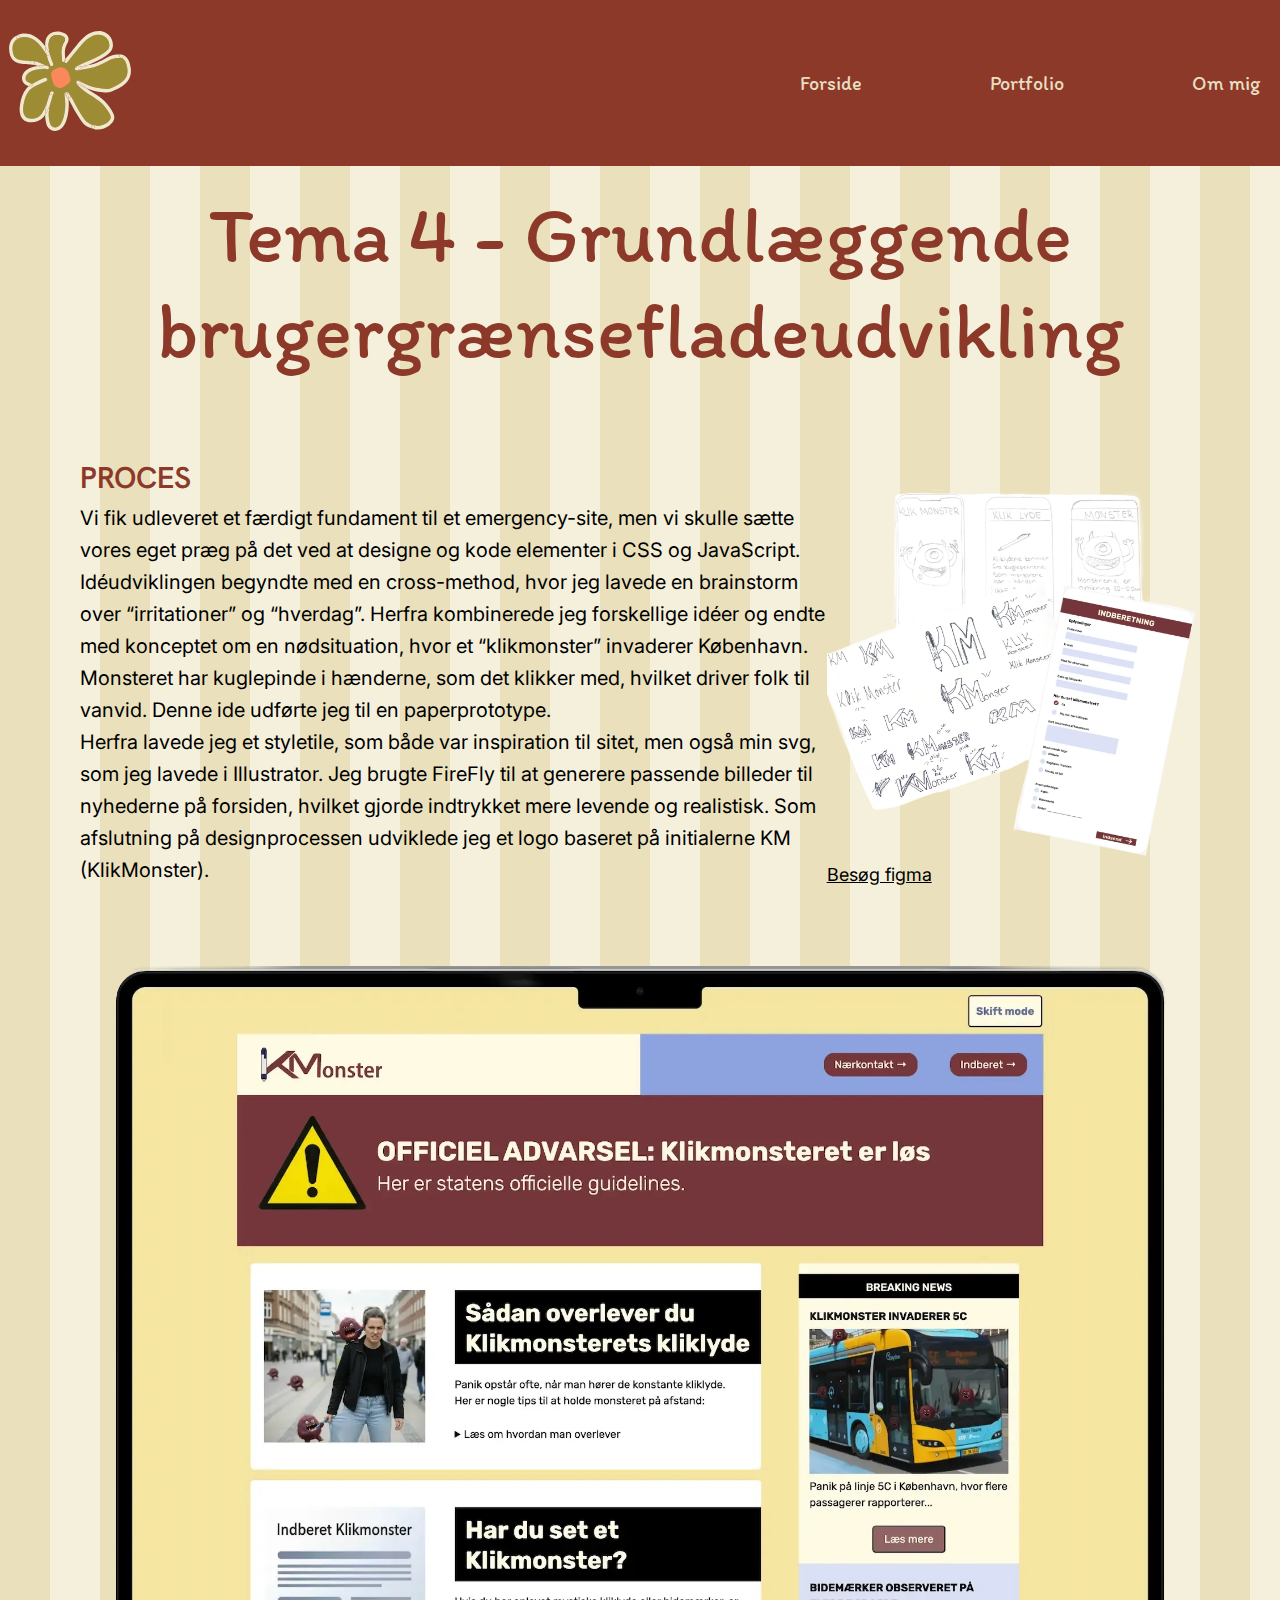
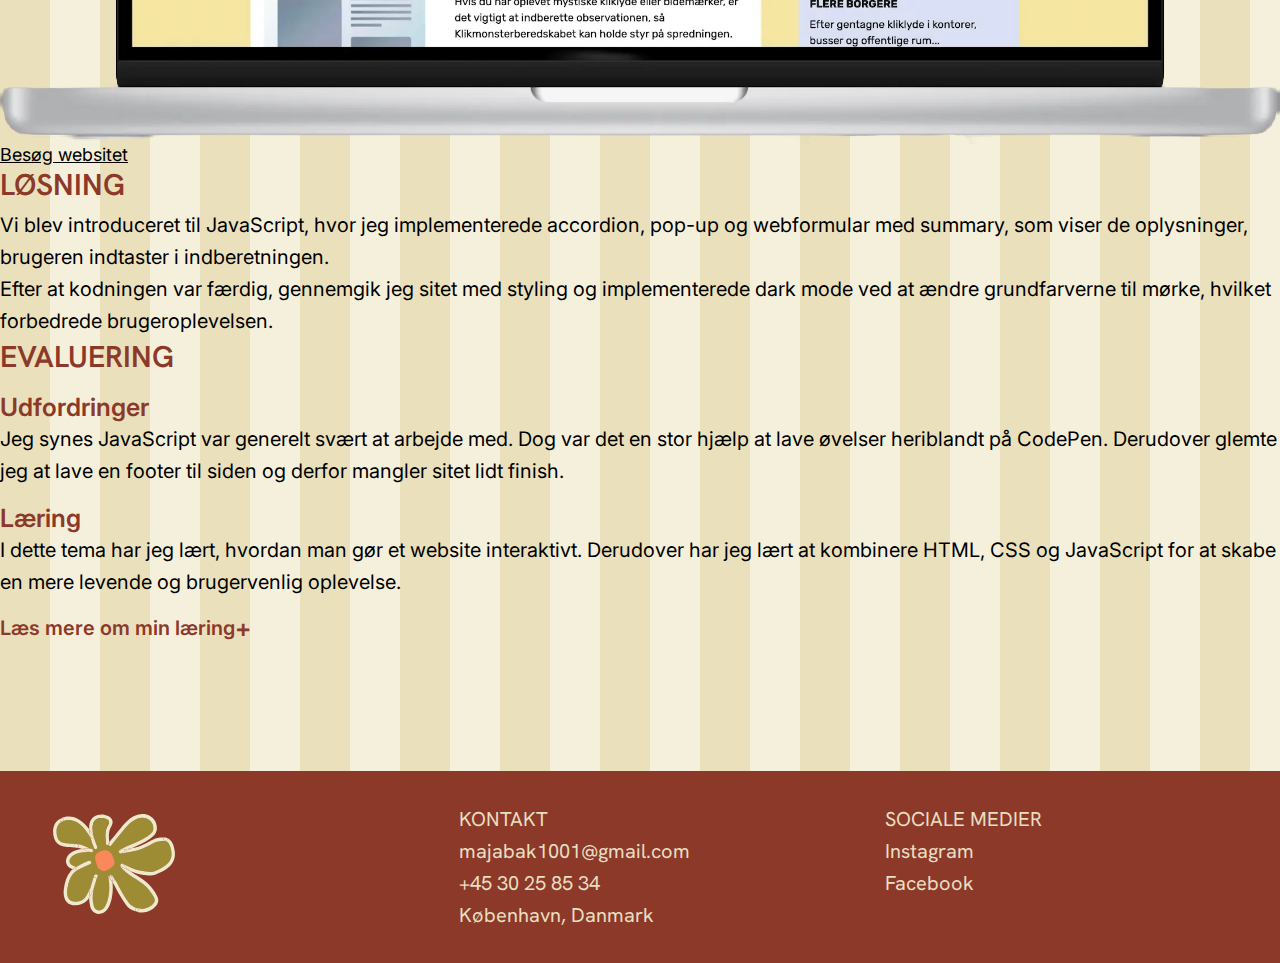
<file: brugergraensefladeudvikling.html>
<!DOCTYPE html>
<html lang="da">
  <head>
    <meta charset="UTF-8" />
    <meta name="viewport" content="width=device-width, initial-scale=1.0" />
    <link rel="stylesheet" href="css/general.css" />
    <link rel="stylesheet" href="css/index.css" />
    <link rel="stylesheet" href="css/web.css" />
    <link rel="stylesheet" href="css/brugergraensefladeudvikling.css" />
    <link
      href="https://fonts.googleapis.com/css2?family=Itim&display=swap"
      rel="stylesheet"
    />
    <link
      href="https://fonts.googleapis.com/css2?family=Hanken+Grotesk:ital,wght@0,100..900;1,100..900&display=swap"
      rel="stylesheet"
    />
    <link
      href="https://fonts.googleapis.com/css2?family=Inter:ital,opsz,wght@0,14..32,100..900;1,14..32,100..900&display=swap"
      rel="stylesheet"
    />
    <title>Tema 4</title>
  </head>
  <body>
    <header>
      <a href="index.html">
        <svg
          class="blomst"
          id="Lag_1"
          data-name="Lag 1"
          xmlns="http://www.w3.org/2000/svg"
          viewBox="0 0 282.98 345.37"
        >
          <defs>
            <style>
              .cls-4 {
                fill: #efe9cb;
              }

              .cls-5 {
                fill: #fb885b;
              }

              .cls-3 {
                fill: #9e8c35;
              }
            </style>
          </defs>
          <g>
            <path
              class="cls-4"
              d="M81.75,187.79c1.93,1.57,4.19,1.46,5.93.5.07.12.14.25.2.38,1.31,2.63.65,6.03-3,6.53-15.15,2.06-31.25,4.16-45.85-1.76-5.6-2.27-13.59-9.5-19.71-5.54-6.14,3.97-8.16,13.86-8.1,20.55.25,27.27,27.63,27.43,51.71,21.68l.06.26c-.42.12-.85.31-1.28.56-6.24,3.67-12.47,7.51-18.4,11.76-13.62.79-26.65-1.53-35.29-13.2-8.54-11.53-8.63-27.61-2.38-40.2,2.64-5.33,7.1-10.3,12.96-12,6.55-1.9,12.62.88,18.27,3.97,13.42,7.34,27.95,6.52,42.59,4.65.76.62,1.53,1.24,2.29,1.86Z"
            />
            <path
              class="cls-3"
              d="M88.33,187.87s-.01.08-.02.12c-.07.28-.23.5-.43.68-.06-.13-.13-.26-.2-.38.23-.12.44-.26.65-.42Z"
            />
            <path
              class="cls-3"
              d="M149.94,280.57c-.49.5-.89,1.13-1.17,1.91-2.44,6.85-5.59,15.47-14.09,16.05-7.81.54-14.23-4.85-18.04-11.17-8.15-13.52-9.96-31.16-8.83-46.89.2-.62.39-1.24.57-1.86.35-1.22.25-2.3-.14-3.2-.03-5.73-9.37-5.47-10.03.65-.09.8-.16,1.59-.23,2.39-4.42,13.56-12.68,25.86-12.89,40.42-.65,10.04-.98,20.19-2.22,30.17-1.16,9.29-4.39,18.58-13.61,22.47-15.35,6.46-40.55,6.08-47.16-12.54-.33-.93-.85-1.66-1.47-2.2-6.9-14.82-2.67-31.71,6.39-44.7,9.95-14.26,25.01-23.83,39.74-32.48.26-.15.5-.32.71-.5,10.02-2.37,19.76-5.8,29.17-10.18,5.83-2.72.76-11.34-5.04-8.64-6.7,3.12-17.32,7.14-28.67,9.86-24.08,5.75-51.46,5.59-51.71-21.68-.06-6.69,1.96-16.58,8.1-20.55,6.12-3.96,14.11,3.27,19.71,5.54,14.6,5.92,30.7,3.82,45.85,1.76,3.65-.5,4.31-3.9,3-6.53.2-.18.36-.4.43-.68,0-.04.02-.08.02-.12,2.29-1.67,3.29-4.88.49-7.15-16.19-13.19-32.68-26.08-48.55-39.66-14.23-12.19-29.2-27.8-30.02-47.68-.77-18.43,12.61-32.82,31.34-32.02,9.81.41,16.09,8.97,21.26,16.38,5.28,7.56,9.64,15.73,13.57,24.06,8.64,18.35,15.34,37.59,25.62,55.15,2.29,3.93,7.29,2.56,8.86-.55.01-.02.02-.03.03-.05.76-1.03,1.14-2.37.87-3.93-3.69-21.11-5.47-43.44-14.62-63.03-4.67-10-10-19.63-15.01-29.45-5.52-10.83-6.24-21.03-5.63-32.95,2.44-6.72,8.47-10.99,15.26-13.31,8.6-2.94,19.47-4.76,28.51-3.28,17.31,2.82,28.21,18.67,35.16,33.36,3.51,7.43,8.56,16.33,8.31,24.73-.27,9.27-1.18,18.8-2.98,27.9-3.59,18.15-11.98,34.73-20.35,51.06-2.24,4.37,2.26,8.35,5.83,7.44h.01c1.11.02,2.27-.32,3.33-1.17,24.6-19.59,35.06-50.55,56.56-72.8,6.02-6.23,12.9-11.21,20.34-15.63,7.23-4.28,16-11.65,24.2-6.01,14.72,10.14,21.71,30.22,15.5,46.95-.25.68-.36,1.31-.33,1.89-2.98,8.77-6.73,16.29-14.2,22.23-8.11,6.43-17.36,11.81-26.18,17.2-13.74,8.4-29.06,14.59-42.23,23.9-.26.07-.53.17-.79.29-3.9,1.71-8.17,4.58-9.67,8.71-.38,1.05-.25,2.23.22,3.27.34,2.71,2.73,5.42,6.23,4.85,18.62-3.05,37.94-3.79,56.47.24,12.54,2.72,37.79,9.37,37.13,26.31-.36,9.09-6.31,12.67-14.3,14.99-8.97,2.6-18.28,3.29-27.58,2.73-7.42-.45-14.75-1.69-21.98-3.44-6.79-2.53-13.72-4.63-20.81-6.27-4.04-1.41-8.04-2.9-12.01-4.41-6.02-2.29-8.63,7.37-2.66,9.64,2.22.85,4.45,1.68,6.69,2.49.57.61,1.38,1.07,2.44,1.29,1.07.23,2.15.47,3.21.72,6.43,2.21,12.93,4.21,19.51,5.84,8.45,3.13,16.61,6.99,24.39,11.61,6.75,4.01,12.58,8.65,15.47,16.2,2.43,6.37,3.41,13.79,2.61,20.57-2.23,18.8-23.32,19.68-38.21,17.13-14.31-2.45-29.92-6.59-41.14-16.3-6.56-5.67-10.57-13.04-14.35-20.72-4.53-9.17-8.84-18.45-13-27.79-2.62-5.87-11.23-.79-8.64,5.05,4.39,9.85,8.92,19.63,13.74,29.28,1.16,2.32,2.37,4.61,3.69,6.84Z"
            />
            <path
              class="cls-4"
              d="M102.04,156.95c-10.28-17.56-16.98-36.8-25.62-55.15-3.93-8.33-8.29-16.5-13.57-24.06-5.17-7.41-11.45-15.97-21.26-16.38-18.73-.8-32.11,13.59-31.34,32.02.82,19.88,15.79,35.49,30.02,47.68,15.87,13.58,32.36,26.47,48.55,39.66,2.8,2.27,1.8,5.48-.49,7.15-.21.16-.42.3-.65.42-1.02-1.76-2.95-3.07-5.45-2.73-.92.12-1.85.25-2.77.37-10.24-8.33-20.47-16.67-30.7-25.01-9.76-7.94-19.83-15.68-28.41-24.92C6.7,121.29-3.59,101.12,1.63,80.66c4.97-19.46,23.51-31.72,43.49-28.98,10.43,1.44,17.41,9.09,23.48,17.07,6.25,8.22,11.3,17.23,15.75,26.53,4.36,9.09,8.19,18.43,12.19,27.68,1.88,10.71,3.75,21.41,5.62,32.12.83,4.74,6.45,4.43,8.74,1.32-1.57,3.11-6.57,4.48-8.86.55Z"
            />
            <path
              class="cls-4"
              d="M266.36,106.71c1.8-5.52,9.89-3.89,9.91,1.02v.02c-.14.38-.27.76-.41,1.14-1.98,5.32-9.82,3.86-9.97-.77.16-.46.32-.93.47-1.41Z"
            />
            <path
              class="cls-4"
              d="M276,109.37c-3.05,9.35-6.7,18.29-13.95,25.21-7.3,6.96-16.48,12.13-24.95,17.52-9.39,5.97-19.03,11.38-28.93,16.46-5.09,2.61-10.17,5.25-15.01,8.27-1.1.1-2.19.2-3.28.32.26-1.26.09-2.62-.55-3.62-1.45-2.23-3.74-2.81-6.05-2.08,13.17-9.31,28.49-15.5,42.23-23.9,8.82-5.39,18.07-10.77,26.18-17.2,7.47-5.94,11.22-13.46,14.2-22.23.15,4.63,7.99,6.09,9.97.77.14-.38.27-.76.41-1.14,0,.51-.08,1.05-.27,1.62Z"
            />
            <path
              class="cls-4"
              d="M244.94,248.81c12.17,10.83,16.57,32.15,10.99,47.33-6.76,18.4-28.55,20.64-45.41,18.26-17.07-2.41-35.12-7.61-48.52-18.91-1.99-1.69-3.8-3.52-5.45-5.46.67-1.62,1.28-3.26,1.86-4.89,1.89-5.3-5.19-7.96-8.47-4.57-1.32-2.23-2.53-4.52-3.69-6.84-4.82-9.65-9.35-19.43-13.74-29.28-2.59-5.84,6.02-10.92,8.64-5.05,4.16,9.34,8.47,18.62,13,27.79,3.78,7.68,7.79,15.05,14.35,20.72,11.22,9.71,26.83,13.85,41.14,16.3,14.89,2.55,35.98,1.67,38.21-17.13.8-6.78-.18-14.2-2.61-20.57-2.89-7.55-8.72-12.19-15.47-16.2-7.78-4.62-15.94-8.48-24.39-11.61,6.38,1.59,12.85,2.83,19.42,3.59,4.14.48,8.29.72,12.44.71,2.72,1.77,5.31,3.69,7.7,5.81Z"
            />
            <path
              class="cls-4"
              d="M237.24,243c-4.15.01-8.3-.23-12.44-.71-6.57-.76-13.04-2-19.42-3.59-6.36-2.35-12.87-4.3-19.51-5.84-1.89-.66-3.77-1.33-5.65-2.01-2.85-2.99-.12-9.47,5.1-8.36.96.21,1.92.42,2.88.64,6.84,2.4,13.78,4.58,20.81,6.27,3.05,1.14,6.07,2.37,9.06,3.68,6.43,2.83,13.12,5.99,19.17,9.92Z"
            />
            <path
              class="cls-4"
              d="M209.01,229.4c-7.03-1.69-13.97-3.87-20.81-6.27,7.09,1.64,14.02,3.74,20.81,6.27Z"
            />
            <path
              class="cls-4"
              d="M205.38,238.7c-6.58-1.63-13.08-3.63-19.51-5.84,6.64,1.54,13.15,3.49,19.51,5.84Z"
            />
            <path
              class="cls-4"
              d="M189.33,173.53c.64,1,.81,2.36.55,3.62-4.15.42-8.29.98-12.41,1.64,1.4-1.89,2.9-3.72,3.85-5.93.65-.48,1.3-.95,1.96-1.41,2.31-.73,4.6-.15,6.05,2.08Z"
            />
            <path
              class="cls-4"
              d="M185.87,232.86c-1.06-.25-2.14-.49-3.21-.72-1.06-.22-1.87-.68-2.44-1.29,1.88.68,3.76,1.35,5.65,2.01Z"
            />
            <path
              class="cls-4"
              d="M185.32,222.49c-5.22-1.11-7.95,5.37-5.1,8.36-2.24-.81-4.47-1.64-6.69-2.49-5.97-2.27-3.36-11.93,2.66-9.64,3.97,1.51,7.97,3,12.01,4.41-.96-.22-1.92-.43-2.88-.64Z"
            />
            <path
              class="cls-4"
              d="M193.16,176.83c-3.7,2.32-7.25,4.86-10.54,7.78-.65.58-1.33.94-2.03,1.14.62-.48,1.14-1.11,1.53-1.86.04-.04.08-.09.13-.14.24-.24.49-.46.75-.69.26-.21.39-.32.39-.33.2-.15.4-.28.6-.42,1.12-.76,2.31-1.39,3.55-1.94,1.26-.55,2.06-1.83,2.34-3.22,1.09-.12,2.18-.22,3.28-.32Z"
            />
            <path
              class="cls-4"
              d="M182.46,183.11c-.1.27-.21.53-.34.78-.43.45-.31.19.34-.78Z"
            />
            <path
              class="cls-4"
              d="M180.59,185.75c-.42.12-.85.18-1.28.18h-.01c-.11-.03-.2-.06-.3-.09-2.63-.86-3.42-2.65-3.19-4.61.5-.84,1.07-1.65,1.66-2.44,4.12-.66,8.26-1.22,12.41-1.64-.28,1.39-1.08,2.67-2.34,3.22-1.24.55-2.43,1.18-3.55,1.94-.2.14-.4.27-.6.42,0,0-.13.12-.39.33-.26.23-.51.45-.75.69-.05.05-.09.1-.13.14.13-.25.24-.51.34-.78-.65.97-.77,1.23-.34.78-.39.75-.91,1.38-1.53,1.86Z"
            />
            <path
              class="cls-4"
              d="M176.31,186.6c1.64.38,3.13.03,4.28-.85.7-.2,1.38-.56,2.03-1.14,3.29-2.92,6.84-5.46,10.54-7.78,14.5-1.27,29.09-.93,43.47,1.97,14,2.82,30.88,7.93,40.17,19.58,8.57,10.74,8.22,27.79-3.54,36.28-6.2,4.47-15.01,6.23-22.44,7.33-4.52.66-9.04.99-13.58,1.01-6.05-3.93-12.74-7.09-19.17-9.92-2.99-1.31-6.01-2.54-9.06-3.68,7.23,1.75,14.56,2.99,21.98,3.44,9.3.56,18.61-.13,27.58-2.73,7.99-2.32,13.94-5.9,14.3-14.99.66-16.94-24.59-23.59-37.13-26.31-18.53-4.03-37.85-3.29-56.47-.24-3.5.57-5.89-2.14-6.23-4.85.61,1.4,1.84,2.56,3.27,2.88Z"
            />
            <path
              class="cls-4"
              d="M180.59,185.75c-1.15.88-2.64,1.23-4.28.85-1.43-.32-2.66-1.48-3.27-2.88-.28-2.17.75-4.33,3.57-4.79.29-.05.57-.09.86-.14-.59.79-1.16,1.6-1.66,2.44-.23,1.96.56,3.75,3.19,4.61.1.03.19.06.3.09h.01c.43,0,.86-.06,1.28-.18Z"
            />
            <path
              class="cls-4"
              d="M181.32,172.86c-.95,2.21-2.45,4.04-3.85,5.93-.29.05-.57.09-.86.14-2.82.46-3.85,2.62-3.57,4.79-.47-1.04-.6-2.22-.22-3.27,1.5-4.13,5.77-7,9.67-8.71.26-.12.53-.22.79-.29-.66.46-1.31.93-1.96,1.41Z"
            />
            <path
              class="cls-4"
              d="M156.55,290.03c-2.51-2.93-4.67-6.12-6.61-9.46,3.28-3.39,10.36-.73,8.47,4.57-.58,1.63-1.19,3.27-1.86,4.89Z"
            />
            <path
              class="cls-4"
              d="M148.77,282.48c.28-.78.68-1.41,1.17-1.91,1.94,3.34,4.1,6.53,6.61,9.46-3.08,7.51-7.37,14.5-15.54,17.34-9.12,3.16-19.45-.26-26.34-6.59-7.86-7.24-11.77-18.03-14.2-28.17-.77-3.22-1.38-6.46-1.84-9.72,2.84-7.52,6.75-14.81,9.18-22.42-1.13,15.73.68,33.37,8.83,46.89,3.81,6.32,10.23,11.71,18.04,11.17,8.5-.58,11.65-9.2,14.09-16.05Z"
            />
            <path
              class="cls-4"
              d="M149.08,152.5c4.45-8.67,8.91-17.43,12.73-26.43,3.81-5.13,7.33-10.49,10.8-15.88,7.57-11.79,15.01-23.81,24.49-34.2,10.26-11.25,23.65-20.09,37.39-26.55,15.01-7.05,27.41,3.98,35.5,16.07,8.26,12.36,11.09,28.06,6.28,42.22-.02-4.91-8.11-6.54-9.91-1.02-.15.48-.31.95-.47,1.41-.03-.58.08-1.21.33-1.89,6.21-16.73-.78-36.81-15.5-46.95-8.2-5.64-16.97,1.73-24.2,6.01-7.44,4.42-14.32,9.4-20.34,15.63-21.5,22.25-31.96,53.21-56.56,72.8-1.06.85-2.22,1.19-3.33,1.17,1.09-.29,2.1-1.04,2.79-2.39Z"
            />
            <path
              class="cls-4"
              d="M161.81,126.07c-3.82,9-8.28,17.76-12.73,26.43-.69,1.35-1.7,2.1-2.79,2.39h-.01c-4.13-.07-7.69-5.09-3.73-8.24,7.47-5.95,13.66-13.01,19.26-20.58Z"
            />
            <path
              class="cls-4"
              d="M96.54,122.96c4.25,9.87,8.69,19.64,14.13,28.94.94,1.61.89,3.17.26,4.45-.01.02-.02.03-.03.05-2.29,3.11-7.91,3.42-8.74-1.32-1.87-10.71-3.74-21.41-5.62-32.12Z"
            />
            <path
              class="cls-4"
              d="M108.21,236.06c.02-.22.04-.44.03-.65.39.9.49,1.98.14,3.2-.18.62-.37,1.24-.57,1.86.11-1.49.24-2.96.4-4.41Z"
            />
            <path
              class="cls-4"
              d="M108.24,235.41c.01.21-.01.43-.03.65-.16,1.45-.29,2.92-.4,4.41-2.43,7.61-6.34,14.9-9.18,22.42-1.15-8.09-1.35-16.29-.65-24.44.27-.83.52-1.66.76-2.5,1.41-4.97,7.92-4.24,9.5-.54Z"
            />
            <path
              class="cls-4"
              d="M98.21,236.06c.66-6.12,10-6.38,10.03-.65-1.58-3.7-8.09-4.43-9.5.54-.24.84-.49,1.67-.76,2.5.07-.8.14-1.59.23-2.39Z"
            />
            <path
              class="cls-4"
              d="M97.98,238.45c-.7,8.15-.5,16.35.65,24.44-1.72,4.54-3.05,9.17-3.42,14,.16-6.17-9.58-6.05-10.01.26-.04.57-.08,1.15-.11,1.72.21-14.56,8.47-26.86,12.89-40.42Z"
            />
            <path
              class="cls-4"
              d="M85.2,277.15c.43-6.31,10.17-6.43,10.01-.26-.01.03-.01.05-.01.07-.05.54-.07,1.07-.09,1.61-.09,1.56-.17,3.16-.23,4.79-1.55,4.43-9.47,3.76-9.75-1.93-.04-.86-.06-1.72-.04-2.56.03-.57.07-1.15.11-1.72Z"
            />
            <path
              class="cls-4"
              d="M95.2,276.96c.01.06,0,.13,0,.19-.03.47-.06.94-.09,1.42.02-.54.04-1.07.09-1.61Z"
            />
            <path
              class="cls-4"
              d="M95.13,281.43c.04.73-.06,1.37-.25,1.93.06-1.63.14-3.23.23-4.79-.04.94-.03,1.9.02,2.86Z"
            />
            <path
              class="cls-4"
              d="M79.46,185.93c.92-.12,1.85-.25,2.77-.37,2.5-.34,4.43.97,5.45,2.73-1.74.96-4,1.07-5.93-.5-.76-.62-1.53-1.24-2.29-1.86Z"
            />
            <path
              class="cls-4"
              d="M111.8,152.42c.27,1.56-.11,2.9-.87,3.93.63-1.28.68-2.84-.26-4.45-5.44-9.3-9.88-19.07-14.13-28.94-.16-.89-.31-1.79-.47-2.68-1.94-11.09-5.06-20.83-9.97-30.97-5.02-10.36-11.17-20.29-15.64-30.9-3.93-9.33-4.42-18.81-4.04-28.68,1.58,3.97,8.29,4.86,9.42-.31.18-.84.42-1.65.7-2.43-.61,11.92.11,22.12,5.63,32.95,5.01,9.82,10.34,19.45,15.01,29.45,9.15,19.59,10.93,41.92,14.62,63.03Z"
            />
            <path
              class="cls-4"
              d="M76.56,26.62c-.01.12-.01.25-.02.37-.28.78-.52,1.59-.7,2.43-1.13,5.17-7.84,4.28-9.42.31.03-1.03.08-2.07.14-3.11.35-6.41,10.35-6.43,10,0Z"
            />
            <path
              class="cls-4"
              d="M76.56,26.62c.35-6.43-9.65-6.41-10,0-.06,1.04-.11,2.08-.14,3.11-.36-.86-.46-1.86-.22-2.97C70.15,8.52,89.3,2.81,105.5.75c16.41-2.08,30.8,2.26,42.61,14.04,11.37,11.35,17.86,26.86,23.52,41.63,3.03,7.88,2,15.84,1.28,24.07-.75,8.6-1.86,17.19-4.09,25.54-1.82,6.86-4.25,13.52-7.01,20.04-5.6,7.57-11.79,14.63-19.26,20.58-3.96,3.15-.4,8.17,3.73,8.24-3.57.91-8.07-3.07-5.83-7.44,8.37-16.33,16.76-32.91,20.35-51.06,1.8-9.1,2.71-18.63,2.98-27.9.25-8.4-4.8-17.3-8.31-24.73-6.95-14.69-17.85-30.54-35.16-33.36-9.04-1.48-19.91.34-28.51,3.28-6.79,2.32-12.82,6.59-15.26,13.31.01-.12.01-.25.02-.37Z"
            />
            <path
              class="cls-4"
              d="M62.99,230.39c4.75-1.33,8.49,5.44,4.48,8.7-7.27,1.73-14.68,2.9-22.2,3.49-.66.05-1.31.09-1.96.13,5.93-4.25,12.16-8.09,18.4-11.76.43-.25.86-.44,1.28-.56Z"
            />
            <path
              class="cls-4"
              d="M62.99,230.39l-.06-.26c11.35-2.72,21.97-6.74,28.67-9.86,5.8-2.7,10.87,5.92,5.04,8.64-9.41,4.38-19.15,7.81-29.17,10.18,4.01-3.26.27-10.03-4.48-8.7Z"
            />
            <path
              class="cls-4"
              d="M13.62,324.5c3.5,3.49,10.38-1.15,7.69-6.34-.24-.46-.47-.93-.68-1.39.62.54,1.14,1.27,1.47,2.2,6.61,18.62,31.81,19,47.16,12.54,9.22-3.89,12.45-13.18,13.61-22.47,1.24-9.98,1.57-20.13,2.22-30.17-.02.84,0,1.7.04,2.56.28,5.69,8.2,6.36,9.75,1.93-.92,22.09-.44,50.06-24.59,58.41-20.26,7.01-47.07,3.84-56.67-17.27Z"
            />
            <path
              class="cls-4"
              d="M21.31,318.16c2.69,5.19-4.19,9.83-7.69,6.34-.43-.92-.82-1.88-1.17-2.87-1.82-5.15,4.79-7.79,8.18-4.86.21.46.44.93.68,1.39Z"
            />
            <path
              class="cls-4"
              d="M12.68,323.2c-8.9-17.18-6.18-37.37,3.9-53.44,6.87-10.97,16.33-19.61,26.73-27.05.65-.04,1.3-.08,1.96-.13,7.52-.59,14.93-1.76,22.2-3.49-.21.18-.45.35-.71.5-14.73,8.65-29.79,18.22-39.74,32.48-9.06,12.99-13.29,29.88-6.39,44.7-3.39-2.93-10-.29-8.18,4.86.35.99.74,1.95,1.17,2.87-.35-.34-.67-.78-.94-1.3Z"
            />
          </g>
          <path
            class="cls-5"
            d="M113.04,193.22c3.73-2.34,7.52-4.58,11.4-6.66,2.19-1.17,9.06-6.05,11.43-5.1,1.8.72,3.5,8.28,4.26,10.25,1.71,4.38,3.42,8.76,5.13,13.15.43,1.1,2.03,3.69,1.28,4.88-.6.95-4.48,1.59-5.56,1.93-4.33,1.35-8.71,2.56-13.13,3.58s-7.38,1.49-9.9-2.9c-2.03-3.52-4.05-7.41-4.86-11.42-1.63-8.09,6.51-16.37,14.53-16.73s12.16,8.29,13.63,14.93c.15.67.51,1.65.46,2.33-.12,1.57.47.46-.91,1.7-1.16,1.04-3.21,1.71-4.63,2.28-3.67,1.49-7.77,2.86-11.66,3.61-8.54,1.65-9.02-10.25-5.31-15.31,3.7-5.05,15.24-4.8,13.2,3.46-.46,1.87-1.51,2.72-3.34,3.37-.5.18-1.59.59-2.13.47-1.18-.28.1.76-.38-.58s-.15-4.09,1.05-5.01c.05-.03,1.03-.54,1.05-.57.35-.03.68.01,1,.14.85.29.18.18-2.01-.33,3.05.4,6.09.8,9.14,1.19l-.26-.94-.5,3.85-.35.33-3.85.5c3.43.52,6.28,5.28,8.75,7.46,2.66,2.33,5.68,4.38,9.21,5.05,8.69,1.67,12.32-5.62,11.12-13.12-1.31-8.21-6.53-15.12-11.68-21.38-4.65-5.65-11.89-9.2-18.06-3.44-4.71,4.4,2.37,11.46,7.07,7.07,1.43-1.34,10.04,11.96,10.75,13.34.32.62,3.37,8.02,2.29,8.3.7-.19-2.66-2.1-2.53-2.01-.95-.65-1.77-1.5-2.59-2.3-3.34-3.26-6.74-7.99-11.67-8.61s-8.64,3.71-7.33,8.55c1.21,4.48,6.71,4.51,9.14,1.19,4.69-6.41-4-14.53-10.14-9.46-6.03,4.97-1.27,14.13,6.07,13.3,7.69-.87,9.67-10.79,4.45-15.74-5.02-4.76-13.37-3.47-17.33,1.9s-4.58,16.43,2.06,20.17,16.02-.65,19.32-6.65c8.1-14.69-9.41-28-22.89-21.19-13.39,6.76-15.8,32.71,1.08,36.91,7.59,1.89,18.12-2.68,24.8-6.04,3.34-1.68,6.89-3.79,7.85-7.63,1.03-4.11-.59-9.52-1.97-13.39-2.65-7.44-7.77-14.22-15.53-16.78-8.53-2.81-17.26,1.14-23.61,6.86-6.75,6.08-9.16,14.57-6.57,23.28,2.18,7.35,6.55,18.05,14.7,20.32,5.05,1.41,10.51-.32,15.43-1.57s10.28-2.64,15.14-4.59c3.76-1.51,7.36-4.08,7.89-8.41.62-5.16-3.07-11.15-4.9-15.84-2.12-5.43-4.13-10.93-6.38-16.31-1.63-3.89-4.16-6.83-8.59-7.31s-8.83,1.81-12.79,3.77c-5.64,2.79-11.11,5.9-16.44,9.25s-.42,12.07,5.05,8.63h0Z"
          />
        </svg>
      </a>

      <nav id="menu">
        <a href="index.html">Forside</a>
        <a href="portfolio.html">Portfolio</a>
        <a href="om_mig.html">Om mig</a>
      </nav>

      <button id="burger">☰</button>
    </header>
    <div id="overlay"></div>
    <main>
      <h1>Tema 4 - Grundlæggende brugergrænsefladeudvikling</h1>
      <div class="proces_bruger">
        <div class="tekst_bruger">
          <h2>PROCES</h2>
          <p>
            Vi fik udleveret et færdigt fundament til et emergency-site, men vi
            skulle sætte vores eget præg på det ved at designe og kode elementer
            i CSS og JavaScript.
          </p>
          <p>
            Idéudviklingen begyndte med en cross-method, hvor jeg lavede en
            brainstorm over “irritationer” og “hverdag”. Herfra kombinerede jeg
            forskellige idéer og endte med konceptet om en nødsituation, hvor et
            “klikmonster” invaderer København. Monsteret har kuglepinde i
            hænderne, som det klikker med, hvilket driver folk til vanvid. Denne
            ide udførte jeg til en paperprototype.
          </p>
          <p>
            Herfra lavede jeg et styletile, som både var inspiration til sitet,
            men også min svg, som jeg lavede i Illustrator. Jeg brugte FireFly
            til at generere passende billeder til nyhederne på forsiden, hvilket
            gjorde indtrykket mere levende og realistisk. Som afslutning på
            designprocessen udviklede jeg et logo baseret på initialerne KM
            (KlikMonster).
          </p>
        </div>
        <div class="billeder_bruger">
          <img src="eksamen_img/brugergrænsefladeudvikling.webp" />
          <a
            href="https://www.figma.com/design/MuQuAZbfy5x107jy1flEKn/Styletile?node-id=30-2&t=ZTmdBooVjUXIzE7Z-1"
            target="_blank"
            class="link_bruger"
            >Besøg figma</a
          >
        </div>
      </div>
      <div class="loesning_bruger">
        <div class="computer_bruger">
          <img src="eksamen_img/brugergrænseflade.webp" />
          <a
            href="https://maes0005.github.io/klik_monster_angreb/"
            target="_blank"
            class="link_bruger"
            >Besøg websitet</a
          >
        </div>
        <div class="tekst2_bruger">
          <h2>LØSNING</h2>
          <p>
            Vi blev introduceret til JavaScript, hvor jeg implementerede
            accordion, pop-up og webformular med summary, som viser de
            oplysninger, brugeren indtaster i indberetningen.
          </p>
          <p>
            Efter at kodningen var færdig, gennemgik jeg sitet med styling og
            implementerede dark mode ved at ændre grundfarverne til mørke,
            hvilket forbedrede brugeroplevelsen.
          </p>
        </div>
      </div>

      <div class="evaluering_bruger">
        <div class="tekst3_bruger">
          <h2>EVALUERING</h2>
          <p class="p_undertitel">Udfordringer</p>
          <p>
            Jeg synes JavaScript var generelt svært at arbejde med. Dog var det
            en stor hjælp at lave øvelser heriblandt på CodePen. Derudover
            glemte jeg at lave en footer til siden og derfor mangler sitet lidt
            finish.
          </p>
          <p class="p_undertitel">Læring</p>
          <p>
            I dette tema har jeg lært, hvordan man gør et website interaktivt.
            Derudover har jeg lært at kombinere HTML, CSS og JavaScript for at
            skabe en mere levende og brugervenlig oplevelse.
          </p>
          <details>
            <summary class="summary_uxui">Læs mere om min læring</summary>
            <div class="content">
              <ul>
                <li>
                  Udarbejdet en paperprototype i starten af designprocessen.
                </li>
                <li>
                  Lavet interaktive elementer som accordion, pop-up og
                  webformular vha. JavaScript.
                </li>
                <li>Brug af Illustrator til at skabe SVG</li>
                <li>
                  Implementering af dark mode for at forbedre brugeroplevelsen.
                </li>
              </ul>
            </div>
          </details>
        </div>
      </div>
      <footer>
        <div class="footer_logo">
          <svg
            class="blomst"
            id="Lag_1"
            data-name="Lag 1"
            xmlns="http://www.w3.org/2000/svg"
            viewBox="0 0 282.98 345.37"
          >
            <defs>
              <style>
                .cls-9 {
                  fill: #efe9cb;
                }

                .cls-5 {
                  fill: #fb885b;
                }

                .cls-10 {
                  fill: #9e8c35;
                }
              </style>
            </defs>
            <g>
              <path
                class="cls-9"
                d="M81.75,187.79c1.93,1.57,4.19,1.46,5.93.5.07.12.14.25.2.38,1.31,2.63.65,6.03-3,6.53-15.15,2.06-31.25,4.16-45.85-1.76-5.6-2.27-13.59-9.5-19.71-5.54-6.14,3.97-8.16,13.86-8.1,20.55.25,27.27,27.63,27.43,51.71,21.68l.06.26c-.42.12-.85.31-1.28.56-6.24,3.67-12.47,7.51-18.4,11.76-13.62.79-26.65-1.53-35.29-13.2-8.54-11.53-8.63-27.61-2.38-40.2,2.64-5.33,7.1-10.3,12.96-12,6.55-1.9,12.62.88,18.27,3.97,13.42,7.34,27.95,6.52,42.59,4.65.76.62,1.53,1.24,2.29,1.86Z"
              />
              <path
                class="cls-10"
                d="M88.33,187.87s-.01.08-.02.12c-.07.28-.23.5-.43.68-.06-.13-.13-.26-.2-.38.23-.12.44-.26.65-.42Z"
              />
              <path
                class="cls-10"
                d="M149.94,280.57c-.49.5-.89,1.13-1.17,1.91-2.44,6.85-5.59,15.47-14.09,16.05-7.81.54-14.23-4.85-18.04-11.17-8.15-13.52-9.96-31.16-8.83-46.89.2-.62.39-1.24.57-1.86.35-1.22.25-2.3-.14-3.2-.03-5.73-9.37-5.47-10.03.65-.09.8-.16,1.59-.23,2.39-4.42,13.56-12.68,25.86-12.89,40.42-.65,10.04-.98,20.19-2.22,30.17-1.16,9.29-4.39,18.58-13.61,22.47-15.35,6.46-40.55,6.08-47.16-12.54-.33-.93-.85-1.66-1.47-2.2-6.9-14.82-2.67-31.71,6.39-44.7,9.95-14.26,25.01-23.83,39.74-32.48.26-.15.5-.32.71-.5,10.02-2.37,19.76-5.8,29.17-10.18,5.83-2.72.76-11.34-5.04-8.64-6.7,3.12-17.32,7.14-28.67,9.86-24.08,5.75-51.46,5.59-51.71-21.68-.06-6.69,1.96-16.58,8.1-20.55,6.12-3.96,14.11,3.27,19.71,5.54,14.6,5.92,30.7,3.82,45.85,1.76,3.65-.5,4.31-3.9,3-6.53.2-.18.36-.4.43-.68,0-.04.02-.08.02-.12,2.29-1.67,3.29-4.88.49-7.15-16.19-13.19-32.68-26.08-48.55-39.66-14.23-12.19-29.2-27.8-30.02-47.68-.77-18.43,12.61-32.82,31.34-32.02,9.81.41,16.09,8.97,21.26,16.38,5.28,7.56,9.64,15.73,13.57,24.06,8.64,18.35,15.34,37.59,25.62,55.15,2.29,3.93,7.29,2.56,8.86-.55.01-.02.02-.03.03-.05.76-1.03,1.14-2.37.87-3.93-3.69-21.11-5.47-43.44-14.62-63.03-4.67-10-10-19.63-15.01-29.45-5.52-10.83-6.24-21.03-5.63-32.95,2.44-6.72,8.47-10.99,15.26-13.31,8.6-2.94,19.47-4.76,28.51-3.28,17.31,2.82,28.21,18.67,35.16,33.36,3.51,7.43,8.56,16.33,8.31,24.73-.27,9.27-1.18,18.8-2.98,27.9-3.59,18.15-11.98,34.73-20.35,51.06-2.24,4.37,2.26,8.35,5.83,7.44h.01c1.11.02,2.27-.32,3.33-1.17,24.6-19.59,35.06-50.55,56.56-72.8,6.02-6.23,12.9-11.21,20.34-15.63,7.23-4.28,16-11.65,24.2-6.01,14.72,10.14,21.71,30.22,15.5,46.95-.25.68-.36,1.31-.33,1.89-2.98,8.77-6.73,16.29-14.2,22.23-8.11,6.43-17.36,11.81-26.18,17.2-13.74,8.4-29.06,14.59-42.23,23.9-.26.07-.53.17-.79.29-3.9,1.71-8.17,4.58-9.67,8.71-.38,1.05-.25,2.23.22,3.27.34,2.71,2.73,5.42,6.23,4.85,18.62-3.05,37.94-3.79,56.47.24,12.54,2.72,37.79,9.37,37.13,26.31-.36,9.09-6.31,12.67-14.3,14.99-8.97,2.6-18.28,3.29-27.58,2.73-7.42-.45-14.75-1.69-21.98-3.44-6.79-2.53-13.72-4.63-20.81-6.27-4.04-1.41-8.04-2.9-12.01-4.41-6.02-2.29-8.63,7.37-2.66,9.64,2.22.85,4.45,1.68,6.69,2.49.57.61,1.38,1.07,2.44,1.29,1.07.23,2.15.47,3.21.72,6.43,2.21,12.93,4.21,19.51,5.84,8.45,3.13,16.61,6.99,24.39,11.61,6.75,4.01,12.58,8.65,15.47,16.2,2.43,6.37,3.41,13.79,2.61,20.57-2.23,18.8-23.32,19.68-38.21,17.13-14.31-2.45-29.92-6.59-41.14-16.3-6.56-5.67-10.57-13.04-14.35-20.72-4.53-9.17-8.84-18.45-13-27.79-2.62-5.87-11.23-.79-8.64,5.05,4.39,9.85,8.92,19.63,13.74,29.28,1.16,2.32,2.37,4.61,3.69,6.84Z"
              />
              <path
                class="cls-9"
                d="M102.04,156.95c-10.28-17.56-16.98-36.8-25.62-55.15-3.93-8.33-8.29-16.5-13.57-24.06-5.17-7.41-11.45-15.97-21.26-16.38-18.73-.8-32.11,13.59-31.34,32.02.82,19.88,15.79,35.49,30.02,47.68,15.87,13.58,32.36,26.47,48.55,39.66,2.8,2.27,1.8,5.48-.49,7.15-.21.16-.42.3-.65.42-1.02-1.76-2.95-3.07-5.45-2.73-.92.12-1.85.25-2.77.37-10.24-8.33-20.47-16.67-30.7-25.01-9.76-7.94-19.83-15.68-28.41-24.92C6.7,121.29-3.59,101.12,1.63,80.66c4.97-19.46,23.51-31.72,43.49-28.98,10.43,1.44,17.41,9.09,23.48,17.07,6.25,8.22,11.3,17.23,15.75,26.53,4.36,9.09,8.19,18.43,12.19,27.68,1.88,10.71,3.75,21.41,5.62,32.12.83,4.74,6.45,4.43,8.74,1.32-1.57,3.11-6.57,4.48-8.86.55Z"
              />
              <path
                class="cls-9"
                d="M266.36,106.71c1.8-5.52,9.89-3.89,9.91,1.02v.02c-.14.38-.27.76-.41,1.14-1.98,5.32-9.82,3.86-9.97-.77.16-.46.32-.93.47-1.41Z"
              />
              <path
                class="cls-9"
                d="M276,109.37c-3.05,9.35-6.7,18.29-13.95,25.21-7.3,6.96-16.48,12.13-24.95,17.52-9.39,5.97-19.03,11.38-28.93,16.46-5.09,2.61-10.17,5.25-15.01,8.27-1.1.1-2.19.2-3.28.32.26-1.26.09-2.62-.55-3.62-1.45-2.23-3.74-2.81-6.05-2.08,13.17-9.31,28.49-15.5,42.23-23.9,8.82-5.39,18.07-10.77,26.18-17.2,7.47-5.94,11.22-13.46,14.2-22.23.15,4.63,7.99,6.09,9.97.77.14-.38.27-.76.41-1.14,0,.51-.08,1.05-.27,1.62Z"
              />
              <path
                class="cls-9"
                d="M244.94,248.81c12.17,10.83,16.57,32.15,10.99,47.33-6.76,18.4-28.55,20.64-45.41,18.26-17.07-2.41-35.12-7.61-48.52-18.91-1.99-1.69-3.8-3.52-5.45-5.46.67-1.62,1.28-3.26,1.86-4.89,1.89-5.3-5.19-7.96-8.47-4.57-1.32-2.23-2.53-4.52-3.69-6.84-4.82-9.65-9.35-19.43-13.74-29.28-2.59-5.84,6.02-10.92,8.64-5.05,4.16,9.34,8.47,18.62,13,27.79,3.78,7.68,7.79,15.05,14.35,20.72,11.22,9.71,26.83,13.85,41.14,16.3,14.89,2.55,35.98,1.67,38.21-17.13.8-6.78-.18-14.2-2.61-20.57-2.89-7.55-8.72-12.19-15.47-16.2-7.78-4.62-15.94-8.48-24.39-11.61,6.38,1.59,12.85,2.83,19.42,3.59,4.14.48,8.29.72,12.44.71,2.72,1.77,5.31,3.69,7.7,5.81Z"
              />
              <path
                class="cls-9"
                d="M237.24,243c-4.15.01-8.3-.23-12.44-.71-6.57-.76-13.04-2-19.42-3.59-6.36-2.35-12.87-4.3-19.51-5.84-1.89-.66-3.77-1.33-5.65-2.01-2.85-2.99-.12-9.47,5.1-8.36.96.21,1.92.42,2.88.64,6.84,2.4,13.78,4.58,20.81,6.27,3.05,1.14,6.07,2.37,9.06,3.68,6.43,2.83,13.12,5.99,19.17,9.92Z"
              />
              <path
                class="cls-9"
                d="M209.01,229.4c-7.03-1.69-13.97-3.87-20.81-6.27,7.09,1.64,14.02,3.74,20.81,6.27Z"
              />
              <path
                class="cls-9"
                d="M205.38,238.7c-6.58-1.63-13.08-3.63-19.51-5.84,6.64,1.54,13.15,3.49,19.51,5.84Z"
              />
              <path
                class="cls-9"
                d="M189.33,173.53c.64,1,.81,2.36.55,3.62-4.15.42-8.29.98-12.41,1.64,1.4-1.89,2.9-3.72,3.85-5.93.65-.48,1.3-.95,1.96-1.41,2.31-.73,4.6-.15,6.05,2.08Z"
              />
              <path
                class="cls-9"
                d="M185.87,232.86c-1.06-.25-2.14-.49-3.21-.72-1.06-.22-1.87-.68-2.44-1.29,1.88.68,3.76,1.35,5.65,2.01Z"
              />
              <path
                class="cls-9"
                d="M185.32,222.49c-5.22-1.11-7.95,5.37-5.1,8.36-2.24-.81-4.47-1.64-6.69-2.49-5.97-2.27-3.36-11.93,2.66-9.64,3.97,1.51,7.97,3,12.01,4.41-.96-.22-1.92-.43-2.88-.64Z"
              />
              <path
                class="cls-9"
                d="M193.16,176.83c-3.7,2.32-7.25,4.86-10.54,7.78-.65.58-1.33.94-2.03,1.14.62-.48,1.14-1.11,1.53-1.86.04-.04.08-.09.13-.14.24-.24.49-.46.75-.69.26-.21.39-.32.39-.33.2-.15.4-.28.6-.42,1.12-.76,2.31-1.39,3.55-1.94,1.26-.55,2.06-1.83,2.34-3.22,1.09-.12,2.18-.22,3.28-.32Z"
              />
              <path
                class="cls-9"
                d="M182.46,183.11c-.1.27-.21.53-.34.78-.43.45-.31.19.34-.78Z"
              />
              <path
                class="cls-9"
                d="M180.59,185.75c-.42.12-.85.18-1.28.18h-.01c-.11-.03-.2-.06-.3-.09-2.63-.86-3.42-2.65-3.19-4.61.5-.84,1.07-1.65,1.66-2.44,4.12-.66,8.26-1.22,12.41-1.64-.28,1.39-1.08,2.67-2.34,3.22-1.24.55-2.43,1.18-3.55,1.94-.2.14-.4.27-.6.42,0,0-.13.12-.39.33-.26.23-.51.45-.75.69-.05.05-.09.1-.13.14.13-.25.24-.51.34-.78-.65.97-.77,1.23-.34.78-.39.75-.91,1.38-1.53,1.86Z"
              />
              <path
                class="cls-9"
                d="M176.31,186.6c1.64.38,3.13.03,4.28-.85.7-.2,1.38-.56,2.03-1.14,3.29-2.92,6.84-5.46,10.54-7.78,14.5-1.27,29.09-.93,43.47,1.97,14,2.82,30.88,7.93,40.17,19.58,8.57,10.74,8.22,27.79-3.54,36.28-6.2,4.47-15.01,6.23-22.44,7.33-4.52.66-9.04.99-13.58,1.01-6.05-3.93-12.74-7.09-19.17-9.92-2.99-1.31-6.01-2.54-9.06-3.68,7.23,1.75,14.56,2.99,21.98,3.44,9.3.56,18.61-.13,27.58-2.73,7.99-2.32,13.94-5.9,14.3-14.99.66-16.94-24.59-23.59-37.13-26.31-18.53-4.03-37.85-3.29-56.47-.24-3.5.57-5.89-2.14-6.23-4.85.61,1.4,1.84,2.56,3.27,2.88Z"
              />
              <path
                class="cls-9"
                d="M180.59,185.75c-1.15.88-2.64,1.23-4.28.85-1.43-.32-2.66-1.48-3.27-2.88-.28-2.17.75-4.33,3.57-4.79.29-.05.57-.09.86-.14-.59.79-1.16,1.6-1.66,2.44-.23,1.96.56,3.75,3.19,4.61.1.03.19.06.3.09h.01c.43,0,.86-.06,1.28-.18Z"
              />
              <path
                class="cls-9"
                d="M181.32,172.86c-.95,2.21-2.45,4.04-3.85,5.93-.29.05-.57.09-.86.14-2.82.46-3.85,2.62-3.57,4.79-.47-1.04-.6-2.22-.22-3.27,1.5-4.13,5.77-7,9.67-8.71.26-.12.53-.22.79-.29-.66.46-1.31.93-1.96,1.41Z"
              />
              <path
                class="cls-9"
                d="M156.55,290.03c-2.51-2.93-4.67-6.12-6.61-9.46,3.28-3.39,10.36-.73,8.47,4.57-.58,1.63-1.19,3.27-1.86,4.89Z"
              />
              <path
                class="cls-9"
                d="M148.77,282.48c.28-.78.68-1.41,1.17-1.91,1.94,3.34,4.1,6.53,6.61,9.46-3.08,7.51-7.37,14.5-15.54,17.34-9.12,3.16-19.45-.26-26.34-6.59-7.86-7.24-11.77-18.03-14.2-28.17-.77-3.22-1.38-6.46-1.84-9.72,2.84-7.52,6.75-14.81,9.18-22.42-1.13,15.73.68,33.37,8.83,46.89,3.81,6.32,10.23,11.71,18.04,11.17,8.5-.58,11.65-9.2,14.09-16.05Z"
              />
              <path
                class="cls-9"
                d="M149.08,152.5c4.45-8.67,8.91-17.43,12.73-26.43,3.81-5.13,7.33-10.49,10.8-15.88,7.57-11.79,15.01-23.81,24.49-34.2,10.26-11.25,23.65-20.09,37.39-26.55,15.01-7.05,27.41,3.98,35.5,16.07,8.26,12.36,11.09,28.06,6.28,42.22-.02-4.91-8.11-6.54-9.91-1.02-.15.48-.31.95-.47,1.41-.03-.58.08-1.21.33-1.89,6.21-16.73-.78-36.81-15.5-46.95-8.2-5.64-16.97,1.73-24.2,6.01-7.44,4.42-14.32,9.4-20.34,15.63-21.5,22.25-31.96,53.21-56.56,72.8-1.06.85-2.22,1.19-3.33,1.17,1.09-.29,2.1-1.04,2.79-2.39Z"
              />
              <path
                class="cls-9"
                d="M161.81,126.07c-3.82,9-8.28,17.76-12.73,26.43-.69,1.35-1.7,2.1-2.79,2.39h-.01c-4.13-.07-7.69-5.09-3.73-8.24,7.47-5.95,13.66-13.01,19.26-20.58Z"
              />
              <path
                class="cls-9"
                d="M96.54,122.96c4.25,9.87,8.69,19.64,14.13,28.94.94,1.61.89,3.17.26,4.45-.01.02-.02.03-.03.05-2.29,3.11-7.91,3.42-8.74-1.32-1.87-10.71-3.74-21.41-5.62-32.12Z"
              />
              <path
                class="cls-9"
                d="M108.21,236.06c.02-.22.04-.44.03-.65.39.9.49,1.98.14,3.2-.18.62-.37,1.24-.57,1.86.11-1.49.24-2.96.4-4.41Z"
              />
              <path
                class="cls-9"
                d="M108.24,235.41c.01.21-.01.43-.03.65-.16,1.45-.29,2.92-.4,4.41-2.43,7.61-6.34,14.9-9.18,22.42-1.15-8.09-1.35-16.29-.65-24.44.27-.83.52-1.66.76-2.5,1.41-4.97,7.92-4.24,9.5-.54Z"
              />
              <path
                class="cls-9"
                d="M98.21,236.06c.66-6.12,10-6.38,10.03-.65-1.58-3.7-8.09-4.43-9.5.54-.24.84-.49,1.67-.76,2.5.07-.8.14-1.59.23-2.39Z"
              />
              <path
                class="cls-9"
                d="M97.98,238.45c-.7,8.15-.5,16.35.65,24.44-1.72,4.54-3.05,9.17-3.42,14,.16-6.17-9.58-6.05-10.01.26-.04.57-.08,1.15-.11,1.72.21-14.56,8.47-26.86,12.89-40.42Z"
              />
              <path
                class="cls-9"
                d="M85.2,277.15c.43-6.31,10.17-6.43,10.01-.26-.01.03-.01.05-.01.07-.05.54-.07,1.07-.09,1.61-.09,1.56-.17,3.16-.23,4.79-1.55,4.43-9.47,3.76-9.75-1.93-.04-.86-.06-1.72-.04-2.56.03-.57.07-1.15.11-1.72Z"
              />
              <path
                class="cls-9"
                d="M95.2,276.96c.01.06,0,.13,0,.19-.03.47-.06.94-.09,1.42.02-.54.04-1.07.09-1.61Z"
              />
              <path
                class="cls-9"
                d="M95.13,281.43c.04.73-.06,1.37-.25,1.93.06-1.63.14-3.23.23-4.79-.04.94-.03,1.9.02,2.86Z"
              />
              <path
                class="cls-9"
                d="M79.46,185.93c.92-.12,1.85-.25,2.77-.37,2.5-.34,4.43.97,5.45,2.73-1.74.96-4,1.07-5.93-.5-.76-.62-1.53-1.24-2.29-1.86Z"
              />
              <path
                class="cls-9"
                d="M111.8,152.42c.27,1.56-.11,2.9-.87,3.93.63-1.28.68-2.84-.26-4.45-5.44-9.3-9.88-19.07-14.13-28.94-.16-.89-.31-1.79-.47-2.68-1.94-11.09-5.06-20.83-9.97-30.97-5.02-10.36-11.17-20.29-15.64-30.9-3.93-9.33-4.42-18.81-4.04-28.68,1.58,3.97,8.29,4.86,9.42-.31.18-.84.42-1.65.7-2.43-.61,11.92.11,22.12,5.63,32.95,5.01,9.82,10.34,19.45,15.01,29.45,9.15,19.59,10.93,41.92,14.62,63.03Z"
              />
              <path
                class="cls-9"
                d="M76.56,26.62c-.01.12-.01.25-.02.37-.28.78-.52,1.59-.7,2.43-1.13,5.17-7.84,4.28-9.42.31.03-1.03.08-2.07.14-3.11.35-6.41,10.35-6.43,10,0Z"
              />
              <path
                class="cls-9"
                d="M76.56,26.62c.35-6.43-9.65-6.41-10,0-.06,1.04-.11,2.08-.14,3.11-.36-.86-.46-1.86-.22-2.97C70.15,8.52,89.3,2.81,105.5.75c16.41-2.08,30.8,2.26,42.61,14.04,11.37,11.35,17.86,26.86,23.52,41.63,3.03,7.88,2,15.84,1.28,24.07-.75,8.6-1.86,17.19-4.09,25.54-1.82,6.86-4.25,13.52-7.01,20.04-5.6,7.57-11.79,14.63-19.26,20.58-3.96,3.15-.4,8.17,3.73,8.24-3.57.91-8.07-3.07-5.83-7.44,8.37-16.33,16.76-32.91,20.35-51.06,1.8-9.1,2.71-18.63,2.98-27.9.25-8.4-4.8-17.3-8.31-24.73-6.95-14.69-17.85-30.54-35.16-33.36-9.04-1.48-19.91.34-28.51,3.28-6.79,2.32-12.82,6.59-15.26,13.31.01-.12.01-.25.02-.37Z"
              />
              <path
                class="cls-9"
                d="M62.99,230.39c4.75-1.33,8.49,5.44,4.48,8.7-7.27,1.73-14.68,2.9-22.2,3.49-.66.05-1.31.09-1.96.13,5.93-4.25,12.16-8.09,18.4-11.76.43-.25.86-.44,1.28-.56Z"
              />
              <path
                class="cls-9"
                d="M62.99,230.39l-.06-.26c11.35-2.72,21.97-6.74,28.67-9.86,5.8-2.7,10.87,5.92,5.04,8.64-9.41,4.38-19.15,7.81-29.17,10.18,4.01-3.26.27-10.03-4.48-8.7Z"
              />
              <path
                class="cls-9"
                d="M13.62,324.5c3.5,3.49,10.38-1.15,7.69-6.34-.24-.46-.47-.93-.68-1.39.62.54,1.14,1.27,1.47,2.2,6.61,18.62,31.81,19,47.16,12.54,9.22-3.89,12.45-13.18,13.61-22.47,1.24-9.98,1.57-20.13,2.22-30.17-.02.84,0,1.7.04,2.56.28,5.69,8.2,6.36,9.75,1.93-.92,22.09-.44,50.06-24.59,58.41-20.26,7.01-47.07,3.84-56.67-17.27Z"
              />
              <path
                class="cls-9"
                d="M21.31,318.16c2.69,5.19-4.19,9.83-7.69,6.34-.43-.92-.82-1.88-1.17-2.87-1.82-5.15,4.79-7.79,8.18-4.86.21.46.44.93.68,1.39Z"
              />
              <path
                class="cls-9"
                d="M12.68,323.2c-8.9-17.18-6.18-37.37,3.9-53.44,6.87-10.97,16.33-19.61,26.73-27.05.65-.04,1.3-.08,1.96-.13,7.52-.59,14.93-1.76,22.2-3.49-.21.18-.45.35-.71.5-14.73,8.65-29.79,18.22-39.74,32.48-9.06,12.99-13.29,29.88-6.39,44.7-3.39-2.93-10-.29-8.18,4.86.35.99.74,1.95,1.17,2.87-.35-.34-.67-.78-.94-1.3Z"
              />
            </g>
            <path
              class="cls-5"
              d="M113.04,193.22c3.73-2.34,7.52-4.58,11.4-6.66,2.19-1.17,9.06-6.05,11.43-5.1,1.8.72,3.5,8.28,4.26,10.25,1.71,4.38,3.42,8.76,5.13,13.15.43,1.1,2.03,3.69,1.28,4.88-.6.95-4.48,1.59-5.56,1.93-4.33,1.35-8.71,2.56-13.13,3.58s-7.38,1.49-9.9-2.9c-2.03-3.52-4.05-7.41-4.86-11.42-1.63-8.09,6.51-16.37,14.53-16.73s12.16,8.29,13.63,14.93c.15.67.51,1.65.46,2.33-.12,1.57.47.46-.91,1.7-1.16,1.04-3.21,1.71-4.63,2.28-3.67,1.49-7.77,2.86-11.66,3.61-8.54,1.65-9.02-10.25-5.31-15.31,3.7-5.05,15.24-4.8,13.2,3.46-.46,1.87-1.51,2.72-3.34,3.37-.5.18-1.59.59-2.13.47-1.18-.28.1.76-.38-.58s-.15-4.09,1.05-5.01c.05-.03,1.03-.54,1.05-.57.35-.03.68.01,1,.14.85.29.18.18-2.01-.33,3.05.4,6.09.8,9.14,1.19l-.26-.94-.5,3.85-.35.33-3.85.5c3.43.52,6.28,5.28,8.75,7.46,2.66,2.33,5.68,4.38,9.21,5.05,8.69,1.67,12.32-5.62,11.12-13.12-1.31-8.21-6.53-15.12-11.68-21.38-4.65-5.65-11.89-9.2-18.06-3.44-4.71,4.4,2.37,11.46,7.07,7.07,1.43-1.34,10.04,11.96,10.75,13.34.32.62,3.37,8.02,2.29,8.3.7-.19-2.66-2.1-2.53-2.01-.95-.65-1.77-1.5-2.59-2.3-3.34-3.26-6.74-7.99-11.67-8.61s-8.64,3.71-7.33,8.55c1.21,4.48,6.71,4.51,9.14,1.19,4.69-6.41-4-14.53-10.14-9.46-6.03,4.97-1.27,14.13,6.07,13.3,7.69-.87,9.67-10.79,4.45-15.74-5.02-4.76-13.37-3.47-17.33,1.9s-4.58,16.43,2.06,20.17,16.02-.65,19.32-6.65c8.1-14.69-9.41-28-22.89-21.19-13.39,6.76-15.8,32.71,1.08,36.91,7.59,1.89,18.12-2.68,24.8-6.04,3.34-1.68,6.89-3.79,7.85-7.63,1.03-4.11-.59-9.52-1.97-13.39-2.65-7.44-7.77-14.22-15.53-16.78-8.53-2.81-17.26,1.14-23.61,6.86-6.75,6.08-9.16,14.57-6.57,23.28,2.18,7.35,6.55,18.05,14.7,20.32,5.05,1.41,10.51-.32,15.43-1.57s10.28-2.64,15.14-4.59c3.76-1.51,7.36-4.08,7.89-8.41.62-5.16-3.07-11.15-4.9-15.84-2.12-5.43-4.13-10.93-6.38-16.31-1.63-3.89-4.16-6.83-8.59-7.31s-8.83,1.81-12.79,3.77c-5.64,2.79-11.11,5.9-16.44,9.25s-.42,12.07,5.05,8.63h0Z"
            />
          </svg>
        </div>
        <div class="footer_kontakt">
          <p class="footer_titel">KONTAKT</p>
          <p>majabak1001@gmail.com</p>
          <p>+45 30 25 85 34</p>
          <p>København, Danmark</p>
        </div>
        <div class="footer_sociale_medier">
          <p class="footer_titel">SOCIALE MEDIER</p>
          <p>Instagram</p>
          <p>Facebook</p>
        </div>
      </footer>
    </main>
    <script src="js/header.js"></script>
  </body>
</html>
</file>
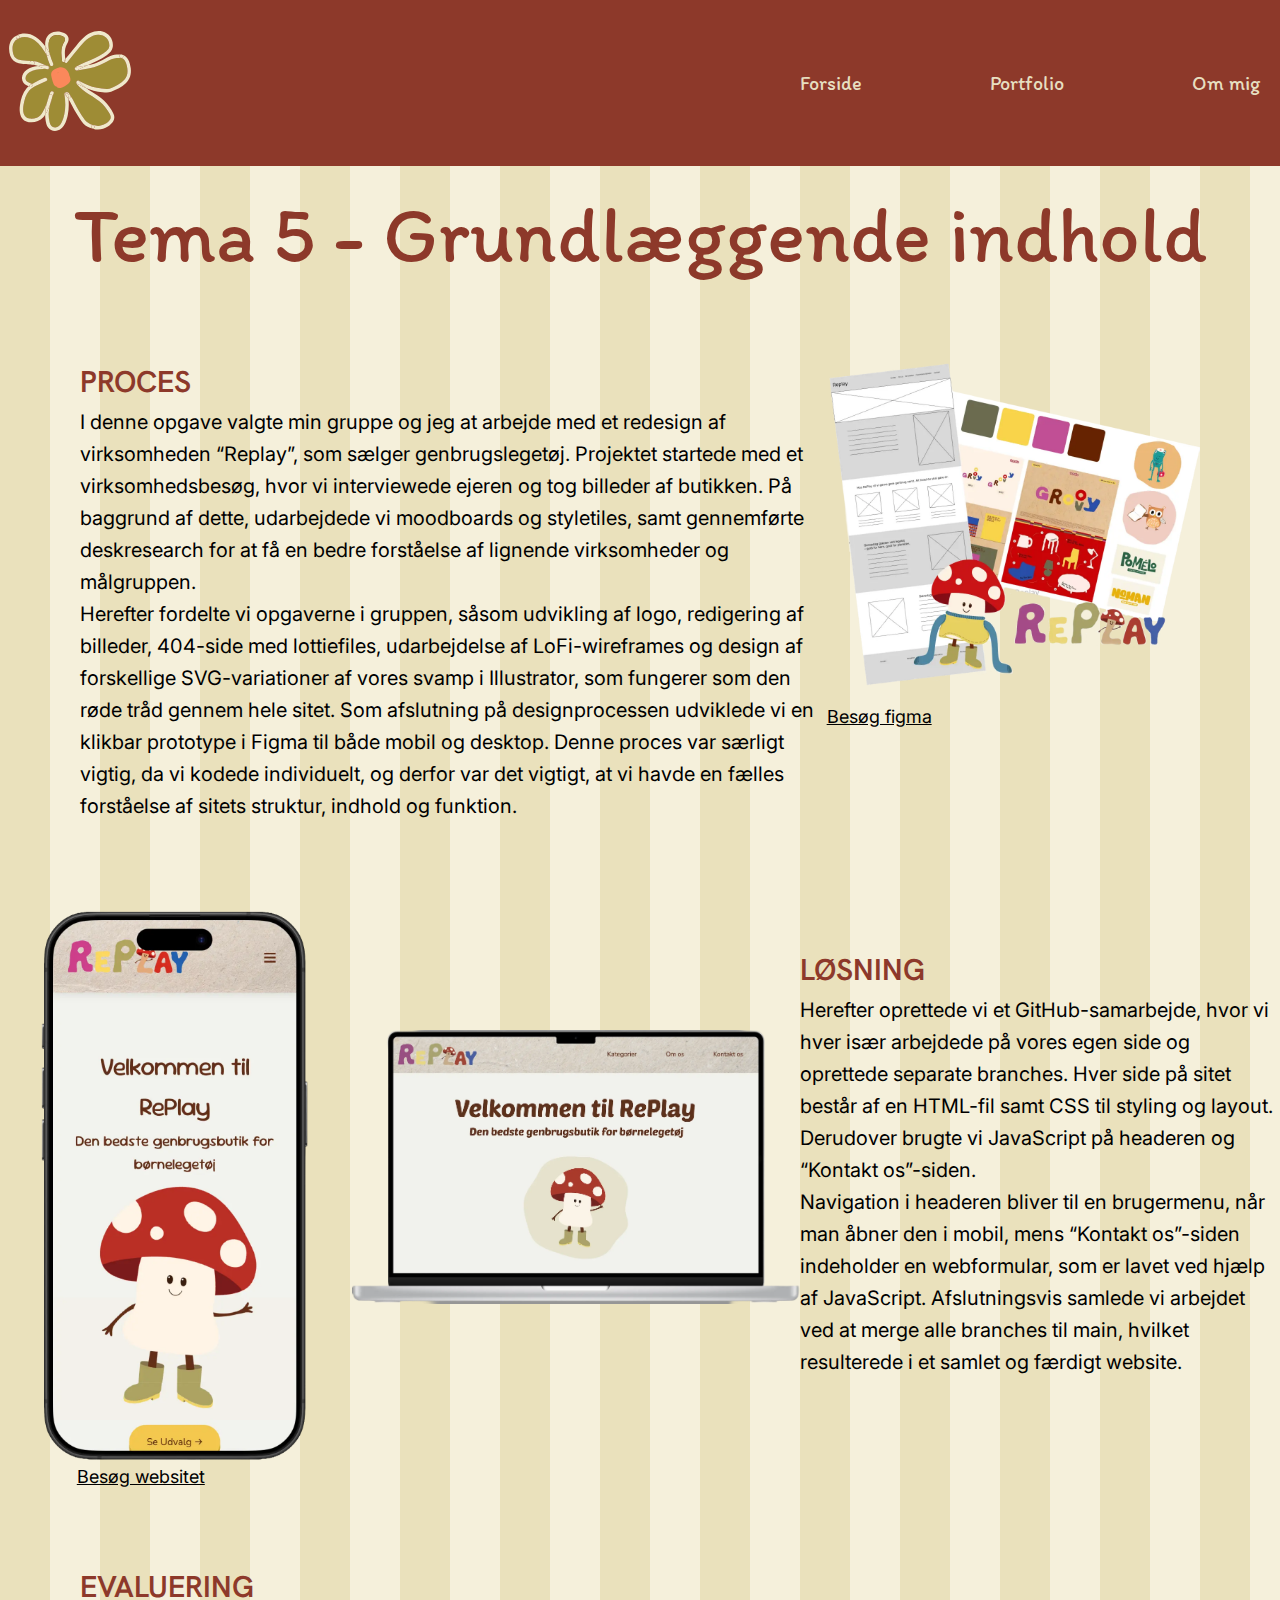
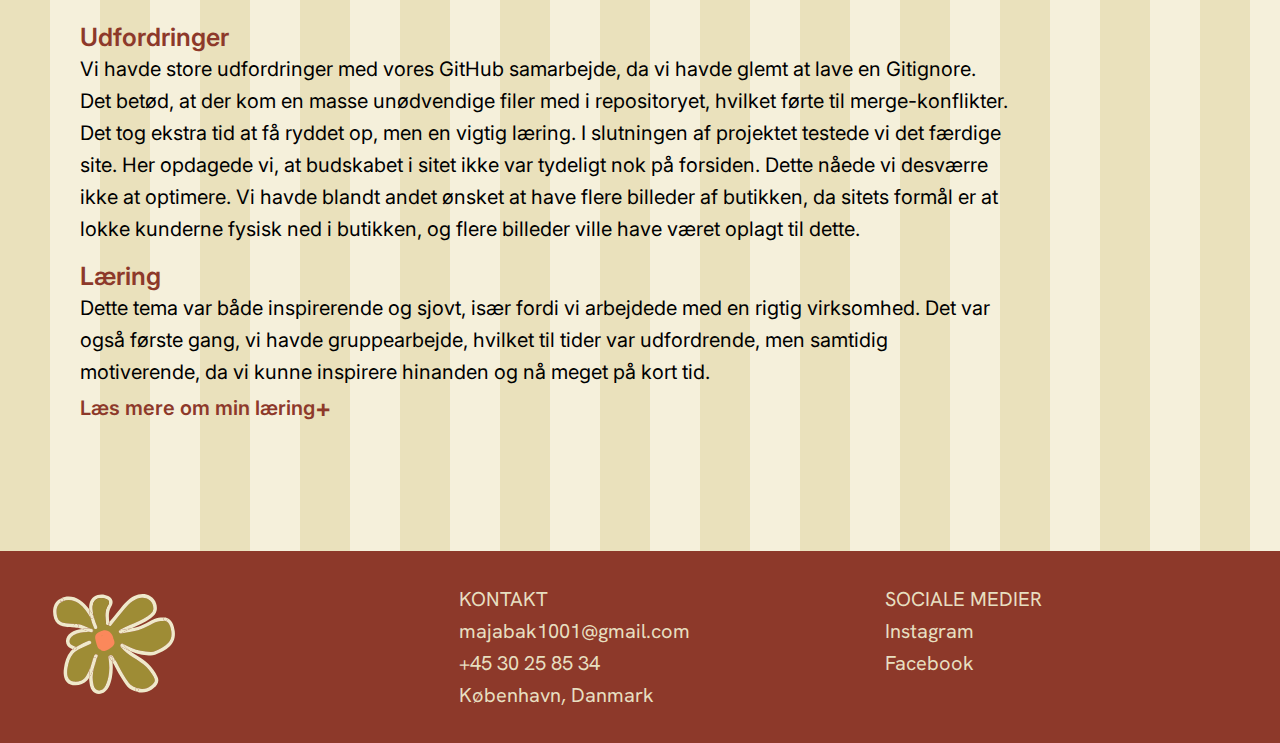
<file: indhold.html>
<!DOCTYPE html>
<html lang="da">
  <head>
    <meta charset="UTF-8" />
    <meta name="viewport" content="width=device-width, initial-scale=1.0" />
    <link rel="stylesheet" href="css/general.css" />
    <link rel="stylesheet" href="css/index.css" />
    <link rel="stylesheet" href="css/web.css" />
    <link rel="stylesheet" href="css/indhold.css" />
    <link
      href="https://fonts.googleapis.com/css2?family=Itim&display=swap"
      rel="stylesheet"
    />
    <link
      href="https://fonts.googleapis.com/css2?family=Hanken+Grotesk:ital,wght@0,100..900;1,100..900&display=swap"
      rel="stylesheet"
    />
    <link
      href="https://fonts.googleapis.com/css2?family=Inter:ital,opsz,wght@0,14..32,100..900;1,14..32,100..900&display=swap"
      rel="stylesheet"
    />
    <title>Tema 5</title>
    <meta name="robots" content="noindex" />
  </head>
  <body>
    <header>
      <a href="index.html">
        <svg
          class="blomst"
          id="Lag_1"
          data-name="Lag 1"
          xmlns="http://www.w3.org/2000/svg"
          viewBox="0 0 282.98 345.37"
        >
          <defs>
            <style>
              .cls-4 {
                fill: #efe9cb;
              }

              .cls-5 {
                fill: #fb885b;
              }

              .cls-3 {
                fill: #9e8c35;
              }
            </style>
          </defs>
          <g>
            <path
              class="cls-4"
              d="M81.75,187.79c1.93,1.57,4.19,1.46,5.93.5.07.12.14.25.2.38,1.31,2.63.65,6.03-3,6.53-15.15,2.06-31.25,4.16-45.85-1.76-5.6-2.27-13.59-9.5-19.71-5.54-6.14,3.97-8.16,13.86-8.1,20.55.25,27.27,27.63,27.43,51.71,21.68l.06.26c-.42.12-.85.31-1.28.56-6.24,3.67-12.47,7.51-18.4,11.76-13.62.79-26.65-1.53-35.29-13.2-8.54-11.53-8.63-27.61-2.38-40.2,2.64-5.33,7.1-10.3,12.96-12,6.55-1.9,12.62.88,18.27,3.97,13.42,7.34,27.95,6.52,42.59,4.65.76.62,1.53,1.24,2.29,1.86Z"
            />
            <path
              class="cls-3"
              d="M88.33,187.87s-.01.08-.02.12c-.07.28-.23.5-.43.68-.06-.13-.13-.26-.2-.38.23-.12.44-.26.65-.42Z"
            />
            <path
              class="cls-3"
              d="M149.94,280.57c-.49.5-.89,1.13-1.17,1.91-2.44,6.85-5.59,15.47-14.09,16.05-7.81.54-14.23-4.85-18.04-11.17-8.15-13.52-9.96-31.16-8.83-46.89.2-.62.39-1.24.57-1.86.35-1.22.25-2.3-.14-3.2-.03-5.73-9.37-5.47-10.03.65-.09.8-.16,1.59-.23,2.39-4.42,13.56-12.68,25.86-12.89,40.42-.65,10.04-.98,20.19-2.22,30.17-1.16,9.29-4.39,18.58-13.61,22.47-15.35,6.46-40.55,6.08-47.16-12.54-.33-.93-.85-1.66-1.47-2.2-6.9-14.82-2.67-31.71,6.39-44.7,9.95-14.26,25.01-23.83,39.74-32.48.26-.15.5-.32.71-.5,10.02-2.37,19.76-5.8,29.17-10.18,5.83-2.72.76-11.34-5.04-8.64-6.7,3.12-17.32,7.14-28.67,9.86-24.08,5.75-51.46,5.59-51.71-21.68-.06-6.69,1.96-16.58,8.1-20.55,6.12-3.96,14.11,3.27,19.71,5.54,14.6,5.92,30.7,3.82,45.85,1.76,3.65-.5,4.31-3.9,3-6.53.2-.18.36-.4.43-.68,0-.04.02-.08.02-.12,2.29-1.67,3.29-4.88.49-7.15-16.19-13.19-32.68-26.08-48.55-39.66-14.23-12.19-29.2-27.8-30.02-47.68-.77-18.43,12.61-32.82,31.34-32.02,9.81.41,16.09,8.97,21.26,16.38,5.28,7.56,9.64,15.73,13.57,24.06,8.64,18.35,15.34,37.59,25.62,55.15,2.29,3.93,7.29,2.56,8.86-.55.01-.02.02-.03.03-.05.76-1.03,1.14-2.37.87-3.93-3.69-21.11-5.47-43.44-14.62-63.03-4.67-10-10-19.63-15.01-29.45-5.52-10.83-6.24-21.03-5.63-32.95,2.44-6.72,8.47-10.99,15.26-13.31,8.6-2.94,19.47-4.76,28.51-3.28,17.31,2.82,28.21,18.67,35.16,33.36,3.51,7.43,8.56,16.33,8.31,24.73-.27,9.27-1.18,18.8-2.98,27.9-3.59,18.15-11.98,34.73-20.35,51.06-2.24,4.37,2.26,8.35,5.83,7.44h.01c1.11.02,2.27-.32,3.33-1.17,24.6-19.59,35.06-50.55,56.56-72.8,6.02-6.23,12.9-11.21,20.34-15.63,7.23-4.28,16-11.65,24.2-6.01,14.72,10.14,21.71,30.22,15.5,46.95-.25.68-.36,1.31-.33,1.89-2.98,8.77-6.73,16.29-14.2,22.23-8.11,6.43-17.36,11.81-26.18,17.2-13.74,8.4-29.06,14.59-42.23,23.9-.26.07-.53.17-.79.29-3.9,1.71-8.17,4.58-9.67,8.71-.38,1.05-.25,2.23.22,3.27.34,2.71,2.73,5.42,6.23,4.85,18.62-3.05,37.94-3.79,56.47.24,12.54,2.72,37.79,9.37,37.13,26.31-.36,9.09-6.31,12.67-14.3,14.99-8.97,2.6-18.28,3.29-27.58,2.73-7.42-.45-14.75-1.69-21.98-3.44-6.79-2.53-13.72-4.63-20.81-6.27-4.04-1.41-8.04-2.9-12.01-4.41-6.02-2.29-8.63,7.37-2.66,9.64,2.22.85,4.45,1.68,6.69,2.49.57.61,1.38,1.07,2.44,1.29,1.07.23,2.15.47,3.21.72,6.43,2.21,12.93,4.21,19.51,5.84,8.45,3.13,16.61,6.99,24.39,11.61,6.75,4.01,12.58,8.65,15.47,16.2,2.43,6.37,3.41,13.79,2.61,20.57-2.23,18.8-23.32,19.68-38.21,17.13-14.31-2.45-29.92-6.59-41.14-16.3-6.56-5.67-10.57-13.04-14.35-20.72-4.53-9.17-8.84-18.45-13-27.79-2.62-5.87-11.23-.79-8.64,5.05,4.39,9.85,8.92,19.63,13.74,29.28,1.16,2.32,2.37,4.61,3.69,6.84Z"
            />
            <path
              class="cls-4"
              d="M102.04,156.95c-10.28-17.56-16.98-36.8-25.62-55.15-3.93-8.33-8.29-16.5-13.57-24.06-5.17-7.41-11.45-15.97-21.26-16.38-18.73-.8-32.11,13.59-31.34,32.02.82,19.88,15.79,35.49,30.02,47.68,15.87,13.58,32.36,26.47,48.55,39.66,2.8,2.27,1.8,5.48-.49,7.15-.21.16-.42.3-.65.42-1.02-1.76-2.95-3.07-5.45-2.73-.92.12-1.85.25-2.77.37-10.24-8.33-20.47-16.67-30.7-25.01-9.76-7.94-19.83-15.68-28.41-24.92C6.7,121.29-3.59,101.12,1.63,80.66c4.97-19.46,23.51-31.72,43.49-28.98,10.43,1.44,17.41,9.09,23.48,17.07,6.25,8.22,11.3,17.23,15.75,26.53,4.36,9.09,8.19,18.43,12.19,27.68,1.88,10.71,3.75,21.41,5.62,32.12.83,4.74,6.45,4.43,8.74,1.32-1.57,3.11-6.57,4.48-8.86.55Z"
            />
            <path
              class="cls-4"
              d="M266.36,106.71c1.8-5.52,9.89-3.89,9.91,1.02v.02c-.14.38-.27.76-.41,1.14-1.98,5.32-9.82,3.86-9.97-.77.16-.46.32-.93.47-1.41Z"
            />
            <path
              class="cls-4"
              d="M276,109.37c-3.05,9.35-6.7,18.29-13.95,25.21-7.3,6.96-16.48,12.13-24.95,17.52-9.39,5.97-19.03,11.38-28.93,16.46-5.09,2.61-10.17,5.25-15.01,8.27-1.1.1-2.19.2-3.28.32.26-1.26.09-2.62-.55-3.62-1.45-2.23-3.74-2.81-6.05-2.08,13.17-9.31,28.49-15.5,42.23-23.9,8.82-5.39,18.07-10.77,26.18-17.2,7.47-5.94,11.22-13.46,14.2-22.23.15,4.63,7.99,6.09,9.97.77.14-.38.27-.76.41-1.14,0,.51-.08,1.05-.27,1.62Z"
            />
            <path
              class="cls-4"
              d="M244.94,248.81c12.17,10.83,16.57,32.15,10.99,47.33-6.76,18.4-28.55,20.64-45.41,18.26-17.07-2.41-35.12-7.61-48.52-18.91-1.99-1.69-3.8-3.52-5.45-5.46.67-1.62,1.28-3.26,1.86-4.89,1.89-5.3-5.19-7.96-8.47-4.57-1.32-2.23-2.53-4.52-3.69-6.84-4.82-9.65-9.35-19.43-13.74-29.28-2.59-5.84,6.02-10.92,8.64-5.05,4.16,9.34,8.47,18.62,13,27.79,3.78,7.68,7.79,15.05,14.35,20.72,11.22,9.71,26.83,13.85,41.14,16.3,14.89,2.55,35.98,1.67,38.21-17.13.8-6.78-.18-14.2-2.61-20.57-2.89-7.55-8.72-12.19-15.47-16.2-7.78-4.62-15.94-8.48-24.39-11.61,6.38,1.59,12.85,2.83,19.42,3.59,4.14.48,8.29.72,12.44.71,2.72,1.77,5.31,3.69,7.7,5.81Z"
            />
            <path
              class="cls-4"
              d="M237.24,243c-4.15.01-8.3-.23-12.44-.71-6.57-.76-13.04-2-19.42-3.59-6.36-2.35-12.87-4.3-19.51-5.84-1.89-.66-3.77-1.33-5.65-2.01-2.85-2.99-.12-9.47,5.1-8.36.96.21,1.92.42,2.88.64,6.84,2.4,13.78,4.58,20.81,6.27,3.05,1.14,6.07,2.37,9.06,3.68,6.43,2.83,13.12,5.99,19.17,9.92Z"
            />
            <path
              class="cls-4"
              d="M209.01,229.4c-7.03-1.69-13.97-3.87-20.81-6.27,7.09,1.64,14.02,3.74,20.81,6.27Z"
            />
            <path
              class="cls-4"
              d="M205.38,238.7c-6.58-1.63-13.08-3.63-19.51-5.84,6.64,1.54,13.15,3.49,19.51,5.84Z"
            />
            <path
              class="cls-4"
              d="M189.33,173.53c.64,1,.81,2.36.55,3.62-4.15.42-8.29.98-12.41,1.64,1.4-1.89,2.9-3.72,3.85-5.93.65-.48,1.3-.95,1.96-1.41,2.31-.73,4.6-.15,6.05,2.08Z"
            />
            <path
              class="cls-4"
              d="M185.87,232.86c-1.06-.25-2.14-.49-3.21-.72-1.06-.22-1.87-.68-2.44-1.29,1.88.68,3.76,1.35,5.65,2.01Z"
            />
            <path
              class="cls-4"
              d="M185.32,222.49c-5.22-1.11-7.95,5.37-5.1,8.36-2.24-.81-4.47-1.64-6.69-2.49-5.97-2.27-3.36-11.93,2.66-9.64,3.97,1.51,7.97,3,12.01,4.41-.96-.22-1.92-.43-2.88-.64Z"
            />
            <path
              class="cls-4"
              d="M193.16,176.83c-3.7,2.32-7.25,4.86-10.54,7.78-.65.58-1.33.94-2.03,1.14.62-.48,1.14-1.11,1.53-1.86.04-.04.08-.09.13-.14.24-.24.49-.46.75-.69.26-.21.39-.32.39-.33.2-.15.4-.28.6-.42,1.12-.76,2.31-1.39,3.55-1.94,1.26-.55,2.06-1.83,2.34-3.22,1.09-.12,2.18-.22,3.28-.32Z"
            />
            <path
              class="cls-4"
              d="M182.46,183.11c-.1.27-.21.53-.34.78-.43.45-.31.19.34-.78Z"
            />
            <path
              class="cls-4"
              d="M180.59,185.75c-.42.12-.85.18-1.28.18h-.01c-.11-.03-.2-.06-.3-.09-2.63-.86-3.42-2.65-3.19-4.61.5-.84,1.07-1.65,1.66-2.44,4.12-.66,8.26-1.22,12.41-1.64-.28,1.39-1.08,2.67-2.34,3.22-1.24.55-2.43,1.18-3.55,1.94-.2.14-.4.27-.6.42,0,0-.13.12-.39.33-.26.23-.51.45-.75.69-.05.05-.09.1-.13.14.13-.25.24-.51.34-.78-.65.97-.77,1.23-.34.78-.39.75-.91,1.38-1.53,1.86Z"
            />
            <path
              class="cls-4"
              d="M176.31,186.6c1.64.38,3.13.03,4.28-.85.7-.2,1.38-.56,2.03-1.14,3.29-2.92,6.84-5.46,10.54-7.78,14.5-1.27,29.09-.93,43.47,1.97,14,2.82,30.88,7.93,40.17,19.58,8.57,10.74,8.22,27.79-3.54,36.28-6.2,4.47-15.01,6.23-22.44,7.33-4.52.66-9.04.99-13.58,1.01-6.05-3.93-12.74-7.09-19.17-9.92-2.99-1.31-6.01-2.54-9.06-3.68,7.23,1.75,14.56,2.99,21.98,3.44,9.3.56,18.61-.13,27.58-2.73,7.99-2.32,13.94-5.9,14.3-14.99.66-16.94-24.59-23.59-37.13-26.31-18.53-4.03-37.85-3.29-56.47-.24-3.5.57-5.89-2.14-6.23-4.85.61,1.4,1.84,2.56,3.27,2.88Z"
            />
            <path
              class="cls-4"
              d="M180.59,185.75c-1.15.88-2.64,1.23-4.28.85-1.43-.32-2.66-1.48-3.27-2.88-.28-2.17.75-4.33,3.57-4.79.29-.05.57-.09.86-.14-.59.79-1.16,1.6-1.66,2.44-.23,1.96.56,3.75,3.19,4.61.1.03.19.06.3.09h.01c.43,0,.86-.06,1.28-.18Z"
            />
            <path
              class="cls-4"
              d="M181.32,172.86c-.95,2.21-2.45,4.04-3.85,5.93-.29.05-.57.09-.86.14-2.82.46-3.85,2.62-3.57,4.79-.47-1.04-.6-2.22-.22-3.27,1.5-4.13,5.77-7,9.67-8.71.26-.12.53-.22.79-.29-.66.46-1.31.93-1.96,1.41Z"
            />
            <path
              class="cls-4"
              d="M156.55,290.03c-2.51-2.93-4.67-6.12-6.61-9.46,3.28-3.39,10.36-.73,8.47,4.57-.58,1.63-1.19,3.27-1.86,4.89Z"
            />
            <path
              class="cls-4"
              d="M148.77,282.48c.28-.78.68-1.41,1.17-1.91,1.94,3.34,4.1,6.53,6.61,9.46-3.08,7.51-7.37,14.5-15.54,17.34-9.12,3.16-19.45-.26-26.34-6.59-7.86-7.24-11.77-18.03-14.2-28.17-.77-3.22-1.38-6.46-1.84-9.72,2.84-7.52,6.75-14.81,9.18-22.42-1.13,15.73.68,33.37,8.83,46.89,3.81,6.32,10.23,11.71,18.04,11.17,8.5-.58,11.65-9.2,14.09-16.05Z"
            />
            <path
              class="cls-4"
              d="M149.08,152.5c4.45-8.67,8.91-17.43,12.73-26.43,3.81-5.13,7.33-10.49,10.8-15.88,7.57-11.79,15.01-23.81,24.49-34.2,10.26-11.25,23.65-20.09,37.39-26.55,15.01-7.05,27.41,3.98,35.5,16.07,8.26,12.36,11.09,28.06,6.28,42.22-.02-4.91-8.11-6.54-9.91-1.02-.15.48-.31.95-.47,1.41-.03-.58.08-1.21.33-1.89,6.21-16.73-.78-36.81-15.5-46.95-8.2-5.64-16.97,1.73-24.2,6.01-7.44,4.42-14.32,9.4-20.34,15.63-21.5,22.25-31.96,53.21-56.56,72.8-1.06.85-2.22,1.19-3.33,1.17,1.09-.29,2.1-1.04,2.79-2.39Z"
            />
            <path
              class="cls-4"
              d="M161.81,126.07c-3.82,9-8.28,17.76-12.73,26.43-.69,1.35-1.7,2.1-2.79,2.39h-.01c-4.13-.07-7.69-5.09-3.73-8.24,7.47-5.95,13.66-13.01,19.26-20.58Z"
            />
            <path
              class="cls-4"
              d="M96.54,122.96c4.25,9.87,8.69,19.64,14.13,28.94.94,1.61.89,3.17.26,4.45-.01.02-.02.03-.03.05-2.29,3.11-7.91,3.42-8.74-1.32-1.87-10.71-3.74-21.41-5.62-32.12Z"
            />
            <path
              class="cls-4"
              d="M108.21,236.06c.02-.22.04-.44.03-.65.39.9.49,1.98.14,3.2-.18.62-.37,1.24-.57,1.86.11-1.49.24-2.96.4-4.41Z"
            />
            <path
              class="cls-4"
              d="M108.24,235.41c.01.21-.01.43-.03.65-.16,1.45-.29,2.92-.4,4.41-2.43,7.61-6.34,14.9-9.18,22.42-1.15-8.09-1.35-16.29-.65-24.44.27-.83.52-1.66.76-2.5,1.41-4.97,7.92-4.24,9.5-.54Z"
            />
            <path
              class="cls-4"
              d="M98.21,236.06c.66-6.12,10-6.38,10.03-.65-1.58-3.7-8.09-4.43-9.5.54-.24.84-.49,1.67-.76,2.5.07-.8.14-1.59.23-2.39Z"
            />
            <path
              class="cls-4"
              d="M97.98,238.45c-.7,8.15-.5,16.35.65,24.44-1.72,4.54-3.05,9.17-3.42,14,.16-6.17-9.58-6.05-10.01.26-.04.57-.08,1.15-.11,1.72.21-14.56,8.47-26.86,12.89-40.42Z"
            />
            <path
              class="cls-4"
              d="M85.2,277.15c.43-6.31,10.17-6.43,10.01-.26-.01.03-.01.05-.01.07-.05.54-.07,1.07-.09,1.61-.09,1.56-.17,3.16-.23,4.79-1.55,4.43-9.47,3.76-9.75-1.93-.04-.86-.06-1.72-.04-2.56.03-.57.07-1.15.11-1.72Z"
            />
            <path
              class="cls-4"
              d="M95.2,276.96c.01.06,0,.13,0,.19-.03.47-.06.94-.09,1.42.02-.54.04-1.07.09-1.61Z"
            />
            <path
              class="cls-4"
              d="M95.13,281.43c.04.73-.06,1.37-.25,1.93.06-1.63.14-3.23.23-4.79-.04.94-.03,1.9.02,2.86Z"
            />
            <path
              class="cls-4"
              d="M79.46,185.93c.92-.12,1.85-.25,2.77-.37,2.5-.34,4.43.97,5.45,2.73-1.74.96-4,1.07-5.93-.5-.76-.62-1.53-1.24-2.29-1.86Z"
            />
            <path
              class="cls-4"
              d="M111.8,152.42c.27,1.56-.11,2.9-.87,3.93.63-1.28.68-2.84-.26-4.45-5.44-9.3-9.88-19.07-14.13-28.94-.16-.89-.31-1.79-.47-2.68-1.94-11.09-5.06-20.83-9.97-30.97-5.02-10.36-11.17-20.29-15.64-30.9-3.93-9.33-4.42-18.81-4.04-28.68,1.58,3.97,8.29,4.86,9.42-.31.18-.84.42-1.65.7-2.43-.61,11.92.11,22.12,5.63,32.95,5.01,9.82,10.34,19.45,15.01,29.45,9.15,19.59,10.93,41.92,14.62,63.03Z"
            />
            <path
              class="cls-4"
              d="M76.56,26.62c-.01.12-.01.25-.02.37-.28.78-.52,1.59-.7,2.43-1.13,5.17-7.84,4.28-9.42.31.03-1.03.08-2.07.14-3.11.35-6.41,10.35-6.43,10,0Z"
            />
            <path
              class="cls-4"
              d="M76.56,26.62c.35-6.43-9.65-6.41-10,0-.06,1.04-.11,2.08-.14,3.11-.36-.86-.46-1.86-.22-2.97C70.15,8.52,89.3,2.81,105.5.75c16.41-2.08,30.8,2.26,42.61,14.04,11.37,11.35,17.86,26.86,23.52,41.63,3.03,7.88,2,15.84,1.28,24.07-.75,8.6-1.86,17.19-4.09,25.54-1.82,6.86-4.25,13.52-7.01,20.04-5.6,7.57-11.79,14.63-19.26,20.58-3.96,3.15-.4,8.17,3.73,8.24-3.57.91-8.07-3.07-5.83-7.44,8.37-16.33,16.76-32.91,20.35-51.06,1.8-9.1,2.71-18.63,2.98-27.9.25-8.4-4.8-17.3-8.31-24.73-6.95-14.69-17.85-30.54-35.16-33.36-9.04-1.48-19.91.34-28.51,3.28-6.79,2.32-12.82,6.59-15.26,13.31.01-.12.01-.25.02-.37Z"
            />
            <path
              class="cls-4"
              d="M62.99,230.39c4.75-1.33,8.49,5.44,4.48,8.7-7.27,1.73-14.68,2.9-22.2,3.49-.66.05-1.31.09-1.96.13,5.93-4.25,12.16-8.09,18.4-11.76.43-.25.86-.44,1.28-.56Z"
            />
            <path
              class="cls-4"
              d="M62.99,230.39l-.06-.26c11.35-2.72,21.97-6.74,28.67-9.86,5.8-2.7,10.87,5.92,5.04,8.64-9.41,4.38-19.15,7.81-29.17,10.18,4.01-3.26.27-10.03-4.48-8.7Z"
            />
            <path
              class="cls-4"
              d="M13.62,324.5c3.5,3.49,10.38-1.15,7.69-6.34-.24-.46-.47-.93-.68-1.39.62.54,1.14,1.27,1.47,2.2,6.61,18.62,31.81,19,47.16,12.54,9.22-3.89,12.45-13.18,13.61-22.47,1.24-9.98,1.57-20.13,2.22-30.17-.02.84,0,1.7.04,2.56.28,5.69,8.2,6.36,9.75,1.93-.92,22.09-.44,50.06-24.59,58.41-20.26,7.01-47.07,3.84-56.67-17.27Z"
            />
            <path
              class="cls-4"
              d="M21.31,318.16c2.69,5.19-4.19,9.83-7.69,6.34-.43-.92-.82-1.88-1.17-2.87-1.82-5.15,4.79-7.79,8.18-4.86.21.46.44.93.68,1.39Z"
            />
            <path
              class="cls-4"
              d="M12.68,323.2c-8.9-17.18-6.18-37.37,3.9-53.44,6.87-10.97,16.33-19.61,26.73-27.05.65-.04,1.3-.08,1.96-.13,7.52-.59,14.93-1.76,22.2-3.49-.21.18-.45.35-.71.5-14.73,8.65-29.79,18.22-39.74,32.48-9.06,12.99-13.29,29.88-6.39,44.7-3.39-2.93-10-.29-8.18,4.86.35.99.74,1.95,1.17,2.87-.35-.34-.67-.78-.94-1.3Z"
            />
          </g>
          <path
            class="cls-5"
            d="M113.04,193.22c3.73-2.34,7.52-4.58,11.4-6.66,2.19-1.17,9.06-6.05,11.43-5.1,1.8.72,3.5,8.28,4.26,10.25,1.71,4.38,3.42,8.76,5.13,13.15.43,1.1,2.03,3.69,1.28,4.88-.6.95-4.48,1.59-5.56,1.93-4.33,1.35-8.71,2.56-13.13,3.58s-7.38,1.49-9.9-2.9c-2.03-3.52-4.05-7.41-4.86-11.42-1.63-8.09,6.51-16.37,14.53-16.73s12.16,8.29,13.63,14.93c.15.67.51,1.65.46,2.33-.12,1.57.47.46-.91,1.7-1.16,1.04-3.21,1.71-4.63,2.28-3.67,1.49-7.77,2.86-11.66,3.61-8.54,1.65-9.02-10.25-5.31-15.31,3.7-5.05,15.24-4.8,13.2,3.46-.46,1.87-1.51,2.72-3.34,3.37-.5.18-1.59.59-2.13.47-1.18-.28.1.76-.38-.58s-.15-4.09,1.05-5.01c.05-.03,1.03-.54,1.05-.57.35-.03.68.01,1,.14.85.29.18.18-2.01-.33,3.05.4,6.09.8,9.14,1.19l-.26-.94-.5,3.85-.35.33-3.85.5c3.43.52,6.28,5.28,8.75,7.46,2.66,2.33,5.68,4.38,9.21,5.05,8.69,1.67,12.32-5.62,11.12-13.12-1.31-8.21-6.53-15.12-11.68-21.38-4.65-5.65-11.89-9.2-18.06-3.44-4.71,4.4,2.37,11.46,7.07,7.07,1.43-1.34,10.04,11.96,10.75,13.34.32.62,3.37,8.02,2.29,8.3.7-.19-2.66-2.1-2.53-2.01-.95-.65-1.77-1.5-2.59-2.3-3.34-3.26-6.74-7.99-11.67-8.61s-8.64,3.71-7.33,8.55c1.21,4.48,6.71,4.51,9.14,1.19,4.69-6.41-4-14.53-10.14-9.46-6.03,4.97-1.27,14.13,6.07,13.3,7.69-.87,9.67-10.79,4.45-15.74-5.02-4.76-13.37-3.47-17.33,1.9s-4.58,16.43,2.06,20.17,16.02-.65,19.32-6.65c8.1-14.69-9.41-28-22.89-21.19-13.39,6.76-15.8,32.71,1.08,36.91,7.59,1.89,18.12-2.68,24.8-6.04,3.34-1.68,6.89-3.79,7.85-7.63,1.03-4.11-.59-9.52-1.97-13.39-2.65-7.44-7.77-14.22-15.53-16.78-8.53-2.81-17.26,1.14-23.61,6.86-6.75,6.08-9.16,14.57-6.57,23.28,2.18,7.35,6.55,18.05,14.7,20.32,5.05,1.41,10.51-.32,15.43-1.57s10.28-2.64,15.14-4.59c3.76-1.51,7.36-4.08,7.89-8.41.62-5.16-3.07-11.15-4.9-15.84-2.12-5.43-4.13-10.93-6.38-16.31-1.63-3.89-4.16-6.83-8.59-7.31s-8.83,1.81-12.79,3.77c-5.64,2.79-11.11,5.9-16.44,9.25s-.42,12.07,5.05,8.63h0Z"
          />
        </svg>
      </a>

      <nav id="menu">
        <a href="index.html">Forside</a>
        <a href="portfolio.html">Portfolio</a>
        <a href="om_mig.html">Om mig</a>
      </nav>

      <button id="burger">☰</button>
    </header>
    <div id="overlay"></div>
    <main>
      <h1>Tema 5 - Grundlæggende indhold</h1>
      <div class="proces_indhold">
        <div class="tekst_indhold">
          <h2>PROCES</h2>
          <p>
            I denne opgave valgte min gruppe og jeg at arbejde med et redesign
            af virksomheden “Replay”, som sælger genbrugslegetøj. Projektet
            startede med et virksomhedsbesøg, hvor vi interviewede ejeren og tog
            billeder af butikken. På baggrund af dette, udarbejdede vi
            moodboards og styletiles, samt gennemførte deskresearch for at få en
            bedre forståelse af lignende virksomheder og målgruppen.
          </p>
          <p>
            Herefter fordelte vi opgaverne i gruppen, såsom udvikling af logo,
            redigering af billeder, 404-side med lottiefiles, udarbejdelse af
            LoFi-wireframes og design af forskellige SVG-variationer af vores
            svamp i Illustrator, som fungerer som den røde tråd gennem hele
            sitet. Som afslutning på designprocessen udviklede vi en klikbar
            prototype i Figma til både mobil og desktop. Denne proces var
            særligt vigtig, da vi kodede individuelt, og derfor var det vigtigt,
            at vi havde en fælles forståelse af sitets struktur, indhold og
            funktion.
          </p>
        </div>
        <div class="billeder_indhold">
          <img src="eksamen_img/indhold_proces.webp" />
          <a
            href="https://www.figma.com/design/ESO2L2cWZomFmBu0EUiDOZ/Virksomhedssite---Procesdokument?node-id=90-138&t=aTDJRhYtAExr56al-1"
            target="_blank"
            class="link_bruger"
            >Besøg figma</a
          >
        </div>
      </div>
      <div class="loesning_indhold">
        <div class="iphone_computer_indhold">
          <img src="eksamen_img/indhold_mobil.webp" class="iphone_indhold" />
          <img src="eksamen_img/indhold.webp" class="computer_indhold" />
        </div>
        <div class="link_indhold">
          <a
            href="https://e25-t5-replay.github.io/replay/"
            class="link_indhold"
            target="_blank"
            >Besøg websitet</a
          >
        </div>
        <div class="tekst2_indhold">
          <h2>LØSNING</h2>
          <p>
            Herefter oprettede vi et GitHub-samarbejde, hvor vi hver især
            arbejdede på vores egen side og oprettede separate branches. Hver
            side på sitet består af en HTML-fil samt CSS til styling og layout.
            Derudover brugte vi JavaScript på headeren og “Kontakt os”-siden.
          </p>
          <p>
            Navigation i headeren bliver til en brugermenu, når man åbner den i
            mobil, mens “Kontakt os”-siden indeholder en webformular, som er
            lavet ved hjælp af JavaScript. Afslutningsvis samlede vi arbejdet
            ved at merge alle branches til main, hvilket resulterede i et samlet
            og færdigt website.
          </p>
        </div>
      </div>
      <div class="evaluering_indhold">
        <h2>EVALUERING</h2>
        <p class="p_undertitel">Udfordringer</p>
        <p>
          Vi havde store udfordringer med vores GitHub samarbejde, da vi havde
          glemt at lave en Gitignore. Det betød, at der kom en masse unødvendige
          filer med i repositoryet, hvilket førte til merge-konflikter. Det tog
          ekstra tid at få ryddet op, men en vigtig læring. I slutningen af
          projektet testede vi det færdige site. Her opdagede vi, at budskabet i
          sitet ikke var tydeligt nok på forsiden. Dette nåede vi desværre ikke
          at optimere. Vi havde blandt andet ønsket at have flere billeder af
          butikken, da sitets formål er at lokke kunderne fysisk ned i butikken,
          og flere billeder ville have været oplagt til dette.
        </p>
        <p class="p_undertitel">Læring</p>
        <p>
          Dette tema var både inspirerende og sjovt, især fordi vi arbejdede med
          en rigtig virksomhed. Det var også første gang, vi havde
          gruppearbejde, hvilket til tider var udfordrende, men samtidig
          motiverende, da vi kunne inspirere hinanden og nå meget på kort tid.
        </p>
        <details>
          <summary class="summary_indhold">Læs mere om min læring</summary>
          <div class="content">
            <ul>
              <li>Samarbejde på GitHub</li>
              <li>Udvikling af 404-side med Lottiefiles</li>
              <li>Gruppearbejde i redesign-processen</li>
              <li>
                Samarbejde med en virksomhed og opfyldelse af deres ønsker for
                at optimere sitet
              </li>
            </ul>
          </div>
        </details>
      </div>
      <footer>
        <div class="footer_logo">
          <svg
            class="blomst"
            id="Lag_1"
            data-name="Lag 1"
            xmlns="http://www.w3.org/2000/svg"
            viewBox="0 0 282.98 345.37"
          >
            <defs>
              <style>
                .cls-9 {
                  fill: #efe9cb;
                }

                .cls-5 {
                  fill: #fb885b;
                }

                .cls-10 {
                  fill: #9e8c35;
                }
              </style>
            </defs>
            <g>
              <path
                class="cls-9"
                d="M81.75,187.79c1.93,1.57,4.19,1.46,5.93.5.07.12.14.25.2.38,1.31,2.63.65,6.03-3,6.53-15.15,2.06-31.25,4.16-45.85-1.76-5.6-2.27-13.59-9.5-19.71-5.54-6.14,3.97-8.16,13.86-8.1,20.55.25,27.27,27.63,27.43,51.71,21.68l.06.26c-.42.12-.85.31-1.28.56-6.24,3.67-12.47,7.51-18.4,11.76-13.62.79-26.65-1.53-35.29-13.2-8.54-11.53-8.63-27.61-2.38-40.2,2.64-5.33,7.1-10.3,12.96-12,6.55-1.9,12.62.88,18.27,3.97,13.42,7.34,27.95,6.52,42.59,4.65.76.62,1.53,1.24,2.29,1.86Z"
              />
              <path
                class="cls-10"
                d="M88.33,187.87s-.01.08-.02.12c-.07.28-.23.5-.43.68-.06-.13-.13-.26-.2-.38.23-.12.44-.26.65-.42Z"
              />
              <path
                class="cls-10"
                d="M149.94,280.57c-.49.5-.89,1.13-1.17,1.91-2.44,6.85-5.59,15.47-14.09,16.05-7.81.54-14.23-4.85-18.04-11.17-8.15-13.52-9.96-31.16-8.83-46.89.2-.62.39-1.24.57-1.86.35-1.22.25-2.3-.14-3.2-.03-5.73-9.37-5.47-10.03.65-.09.8-.16,1.59-.23,2.39-4.42,13.56-12.68,25.86-12.89,40.42-.65,10.04-.98,20.19-2.22,30.17-1.16,9.29-4.39,18.58-13.61,22.47-15.35,6.46-40.55,6.08-47.16-12.54-.33-.93-.85-1.66-1.47-2.2-6.9-14.82-2.67-31.71,6.39-44.7,9.95-14.26,25.01-23.83,39.74-32.48.26-.15.5-.32.71-.5,10.02-2.37,19.76-5.8,29.17-10.18,5.83-2.72.76-11.34-5.04-8.64-6.7,3.12-17.32,7.14-28.67,9.86-24.08,5.75-51.46,5.59-51.71-21.68-.06-6.69,1.96-16.58,8.1-20.55,6.12-3.96,14.11,3.27,19.71,5.54,14.6,5.92,30.7,3.82,45.85,1.76,3.65-.5,4.31-3.9,3-6.53.2-.18.36-.4.43-.68,0-.04.02-.08.02-.12,2.29-1.67,3.29-4.88.49-7.15-16.19-13.19-32.68-26.08-48.55-39.66-14.23-12.19-29.2-27.8-30.02-47.68-.77-18.43,12.61-32.82,31.34-32.02,9.81.41,16.09,8.97,21.26,16.38,5.28,7.56,9.64,15.73,13.57,24.06,8.64,18.35,15.34,37.59,25.62,55.15,2.29,3.93,7.29,2.56,8.86-.55.01-.02.02-.03.03-.05.76-1.03,1.14-2.37.87-3.93-3.69-21.11-5.47-43.44-14.62-63.03-4.67-10-10-19.63-15.01-29.45-5.52-10.83-6.24-21.03-5.63-32.95,2.44-6.72,8.47-10.99,15.26-13.31,8.6-2.94,19.47-4.76,28.51-3.28,17.31,2.82,28.21,18.67,35.16,33.36,3.51,7.43,8.56,16.33,8.31,24.73-.27,9.27-1.18,18.8-2.98,27.9-3.59,18.15-11.98,34.73-20.35,51.06-2.24,4.37,2.26,8.35,5.83,7.44h.01c1.11.02,2.27-.32,3.33-1.17,24.6-19.59,35.06-50.55,56.56-72.8,6.02-6.23,12.9-11.21,20.34-15.63,7.23-4.28,16-11.65,24.2-6.01,14.72,10.14,21.71,30.22,15.5,46.95-.25.68-.36,1.31-.33,1.89-2.98,8.77-6.73,16.29-14.2,22.23-8.11,6.43-17.36,11.81-26.18,17.2-13.74,8.4-29.06,14.59-42.23,23.9-.26.07-.53.17-.79.29-3.9,1.71-8.17,4.58-9.67,8.71-.38,1.05-.25,2.23.22,3.27.34,2.71,2.73,5.42,6.23,4.85,18.62-3.05,37.94-3.79,56.47.24,12.54,2.72,37.79,9.37,37.13,26.31-.36,9.09-6.31,12.67-14.3,14.99-8.97,2.6-18.28,3.29-27.58,2.73-7.42-.45-14.75-1.69-21.98-3.44-6.79-2.53-13.72-4.63-20.81-6.27-4.04-1.41-8.04-2.9-12.01-4.41-6.02-2.29-8.63,7.37-2.66,9.64,2.22.85,4.45,1.68,6.69,2.49.57.61,1.38,1.07,2.44,1.29,1.07.23,2.15.47,3.21.72,6.43,2.21,12.93,4.21,19.51,5.84,8.45,3.13,16.61,6.99,24.39,11.61,6.75,4.01,12.58,8.65,15.47,16.2,2.43,6.37,3.41,13.79,2.61,20.57-2.23,18.8-23.32,19.68-38.21,17.13-14.31-2.45-29.92-6.59-41.14-16.3-6.56-5.67-10.57-13.04-14.35-20.72-4.53-9.17-8.84-18.45-13-27.79-2.62-5.87-11.23-.79-8.64,5.05,4.39,9.85,8.92,19.63,13.74,29.28,1.16,2.32,2.37,4.61,3.69,6.84Z"
              />
              <path
                class="cls-9"
                d="M102.04,156.95c-10.28-17.56-16.98-36.8-25.62-55.15-3.93-8.33-8.29-16.5-13.57-24.06-5.17-7.41-11.45-15.97-21.26-16.38-18.73-.8-32.11,13.59-31.34,32.02.82,19.88,15.79,35.49,30.02,47.68,15.87,13.58,32.36,26.47,48.55,39.66,2.8,2.27,1.8,5.48-.49,7.15-.21.16-.42.3-.65.42-1.02-1.76-2.95-3.07-5.45-2.73-.92.12-1.85.25-2.77.37-10.24-8.33-20.47-16.67-30.7-25.01-9.76-7.94-19.83-15.68-28.41-24.92C6.7,121.29-3.59,101.12,1.63,80.66c4.97-19.46,23.51-31.72,43.49-28.98,10.43,1.44,17.41,9.09,23.48,17.07,6.25,8.22,11.3,17.23,15.75,26.53,4.36,9.09,8.19,18.43,12.19,27.68,1.88,10.71,3.75,21.41,5.62,32.12.83,4.74,6.45,4.43,8.74,1.32-1.57,3.11-6.57,4.48-8.86.55Z"
              />
              <path
                class="cls-9"
                d="M266.36,106.71c1.8-5.52,9.89-3.89,9.91,1.02v.02c-.14.38-.27.76-.41,1.14-1.98,5.32-9.82,3.86-9.97-.77.16-.46.32-.93.47-1.41Z"
              />
              <path
                class="cls-9"
                d="M276,109.37c-3.05,9.35-6.7,18.29-13.95,25.21-7.3,6.96-16.48,12.13-24.95,17.52-9.39,5.97-19.03,11.38-28.93,16.46-5.09,2.61-10.17,5.25-15.01,8.27-1.1.1-2.19.2-3.28.32.26-1.26.09-2.62-.55-3.62-1.45-2.23-3.74-2.81-6.05-2.08,13.17-9.31,28.49-15.5,42.23-23.9,8.82-5.39,18.07-10.77,26.18-17.2,7.47-5.94,11.22-13.46,14.2-22.23.15,4.63,7.99,6.09,9.97.77.14-.38.27-.76.41-1.14,0,.51-.08,1.05-.27,1.62Z"
              />
              <path
                class="cls-9"
                d="M244.94,248.81c12.17,10.83,16.57,32.15,10.99,47.33-6.76,18.4-28.55,20.64-45.41,18.26-17.07-2.41-35.12-7.61-48.52-18.91-1.99-1.69-3.8-3.52-5.45-5.46.67-1.62,1.28-3.26,1.86-4.89,1.89-5.3-5.19-7.96-8.47-4.57-1.32-2.23-2.53-4.52-3.69-6.84-4.82-9.65-9.35-19.43-13.74-29.28-2.59-5.84,6.02-10.92,8.64-5.05,4.16,9.34,8.47,18.62,13,27.79,3.78,7.68,7.79,15.05,14.35,20.72,11.22,9.71,26.83,13.85,41.14,16.3,14.89,2.55,35.98,1.67,38.21-17.13.8-6.78-.18-14.2-2.61-20.57-2.89-7.55-8.72-12.19-15.47-16.2-7.78-4.62-15.94-8.48-24.39-11.61,6.38,1.59,12.85,2.83,19.42,3.59,4.14.48,8.29.72,12.44.71,2.72,1.77,5.31,3.69,7.7,5.81Z"
              />
              <path
                class="cls-9"
                d="M237.24,243c-4.15.01-8.3-.23-12.44-.71-6.57-.76-13.04-2-19.42-3.59-6.36-2.35-12.87-4.3-19.51-5.84-1.89-.66-3.77-1.33-5.65-2.01-2.85-2.99-.12-9.47,5.1-8.36.96.21,1.92.42,2.88.64,6.84,2.4,13.78,4.58,20.81,6.27,3.05,1.14,6.07,2.37,9.06,3.68,6.43,2.83,13.12,5.99,19.17,9.92Z"
              />
              <path
                class="cls-9"
                d="M209.01,229.4c-7.03-1.69-13.97-3.87-20.81-6.27,7.09,1.64,14.02,3.74,20.81,6.27Z"
              />
              <path
                class="cls-9"
                d="M205.38,238.7c-6.58-1.63-13.08-3.63-19.51-5.84,6.64,1.54,13.15,3.49,19.51,5.84Z"
              />
              <path
                class="cls-9"
                d="M189.33,173.53c.64,1,.81,2.36.55,3.62-4.15.42-8.29.98-12.41,1.64,1.4-1.89,2.9-3.72,3.85-5.93.65-.48,1.3-.95,1.96-1.41,2.31-.73,4.6-.15,6.05,2.08Z"
              />
              <path
                class="cls-9"
                d="M185.87,232.86c-1.06-.25-2.14-.49-3.21-.72-1.06-.22-1.87-.68-2.44-1.29,1.88.68,3.76,1.35,5.65,2.01Z"
              />
              <path
                class="cls-9"
                d="M185.32,222.49c-5.22-1.11-7.95,5.37-5.1,8.36-2.24-.81-4.47-1.64-6.69-2.49-5.97-2.27-3.36-11.93,2.66-9.64,3.97,1.51,7.97,3,12.01,4.41-.96-.22-1.92-.43-2.88-.64Z"
              />
              <path
                class="cls-9"
                d="M193.16,176.83c-3.7,2.32-7.25,4.86-10.54,7.78-.65.58-1.33.94-2.03,1.14.62-.48,1.14-1.11,1.53-1.86.04-.04.08-.09.13-.14.24-.24.49-.46.75-.69.26-.21.39-.32.39-.33.2-.15.4-.28.6-.42,1.12-.76,2.31-1.39,3.55-1.94,1.26-.55,2.06-1.83,2.34-3.22,1.09-.12,2.18-.22,3.28-.32Z"
              />
              <path
                class="cls-9"
                d="M182.46,183.11c-.1.27-.21.53-.34.78-.43.45-.31.19.34-.78Z"
              />
              <path
                class="cls-9"
                d="M180.59,185.75c-.42.12-.85.18-1.28.18h-.01c-.11-.03-.2-.06-.3-.09-2.63-.86-3.42-2.65-3.19-4.61.5-.84,1.07-1.65,1.66-2.44,4.12-.66,8.26-1.22,12.41-1.64-.28,1.39-1.08,2.67-2.34,3.22-1.24.55-2.43,1.18-3.55,1.94-.2.14-.4.27-.6.42,0,0-.13.12-.39.33-.26.23-.51.45-.75.69-.05.05-.09.1-.13.14.13-.25.24-.51.34-.78-.65.97-.77,1.23-.34.78-.39.75-.91,1.38-1.53,1.86Z"
              />
              <path
                class="cls-9"
                d="M176.31,186.6c1.64.38,3.13.03,4.28-.85.7-.2,1.38-.56,2.03-1.14,3.29-2.92,6.84-5.46,10.54-7.78,14.5-1.27,29.09-.93,43.47,1.97,14,2.82,30.88,7.93,40.17,19.58,8.57,10.74,8.22,27.79-3.54,36.28-6.2,4.47-15.01,6.23-22.44,7.33-4.52.66-9.04.99-13.58,1.01-6.05-3.93-12.74-7.09-19.17-9.92-2.99-1.31-6.01-2.54-9.06-3.68,7.23,1.75,14.56,2.99,21.98,3.44,9.3.56,18.61-.13,27.58-2.73,7.99-2.32,13.94-5.9,14.3-14.99.66-16.94-24.59-23.59-37.13-26.31-18.53-4.03-37.85-3.29-56.47-.24-3.5.57-5.89-2.14-6.23-4.85.61,1.4,1.84,2.56,3.27,2.88Z"
              />
              <path
                class="cls-9"
                d="M180.59,185.75c-1.15.88-2.64,1.23-4.28.85-1.43-.32-2.66-1.48-3.27-2.88-.28-2.17.75-4.33,3.57-4.79.29-.05.57-.09.86-.14-.59.79-1.16,1.6-1.66,2.44-.23,1.96.56,3.75,3.19,4.61.1.03.19.06.3.09h.01c.43,0,.86-.06,1.28-.18Z"
              />
              <path
                class="cls-9"
                d="M181.32,172.86c-.95,2.21-2.45,4.04-3.85,5.93-.29.05-.57.09-.86.14-2.82.46-3.85,2.62-3.57,4.79-.47-1.04-.6-2.22-.22-3.27,1.5-4.13,5.77-7,9.67-8.71.26-.12.53-.22.79-.29-.66.46-1.31.93-1.96,1.41Z"
              />
              <path
                class="cls-9"
                d="M156.55,290.03c-2.51-2.93-4.67-6.12-6.61-9.46,3.28-3.39,10.36-.73,8.47,4.57-.58,1.63-1.19,3.27-1.86,4.89Z"
              />
              <path
                class="cls-9"
                d="M148.77,282.48c.28-.78.68-1.41,1.17-1.91,1.94,3.34,4.1,6.53,6.61,9.46-3.08,7.51-7.37,14.5-15.54,17.34-9.12,3.16-19.45-.26-26.34-6.59-7.86-7.24-11.77-18.03-14.2-28.17-.77-3.22-1.38-6.46-1.84-9.72,2.84-7.52,6.75-14.81,9.18-22.42-1.13,15.73.68,33.37,8.83,46.89,3.81,6.32,10.23,11.71,18.04,11.17,8.5-.58,11.65-9.2,14.09-16.05Z"
              />
              <path
                class="cls-9"
                d="M149.08,152.5c4.45-8.67,8.91-17.43,12.73-26.43,3.81-5.13,7.33-10.49,10.8-15.88,7.57-11.79,15.01-23.81,24.49-34.2,10.26-11.25,23.65-20.09,37.39-26.55,15.01-7.05,27.41,3.98,35.5,16.07,8.26,12.36,11.09,28.06,6.28,42.22-.02-4.91-8.11-6.54-9.91-1.02-.15.48-.31.95-.47,1.41-.03-.58.08-1.21.33-1.89,6.21-16.73-.78-36.81-15.5-46.95-8.2-5.64-16.97,1.73-24.2,6.01-7.44,4.42-14.32,9.4-20.34,15.63-21.5,22.25-31.96,53.21-56.56,72.8-1.06.85-2.22,1.19-3.33,1.17,1.09-.29,2.1-1.04,2.79-2.39Z"
              />
              <path
                class="cls-9"
                d="M161.81,126.07c-3.82,9-8.28,17.76-12.73,26.43-.69,1.35-1.7,2.1-2.79,2.39h-.01c-4.13-.07-7.69-5.09-3.73-8.24,7.47-5.95,13.66-13.01,19.26-20.58Z"
              />
              <path
                class="cls-9"
                d="M96.54,122.96c4.25,9.87,8.69,19.64,14.13,28.94.94,1.61.89,3.17.26,4.45-.01.02-.02.03-.03.05-2.29,3.11-7.91,3.42-8.74-1.32-1.87-10.71-3.74-21.41-5.62-32.12Z"
              />
              <path
                class="cls-9"
                d="M108.21,236.06c.02-.22.04-.44.03-.65.39.9.49,1.98.14,3.2-.18.62-.37,1.24-.57,1.86.11-1.49.24-2.96.4-4.41Z"
              />
              <path
                class="cls-9"
                d="M108.24,235.41c.01.21-.01.43-.03.65-.16,1.45-.29,2.92-.4,4.41-2.43,7.61-6.34,14.9-9.18,22.42-1.15-8.09-1.35-16.29-.65-24.44.27-.83.52-1.66.76-2.5,1.41-4.97,7.92-4.24,9.5-.54Z"
              />
              <path
                class="cls-9"
                d="M98.21,236.06c.66-6.12,10-6.38,10.03-.65-1.58-3.7-8.09-4.43-9.5.54-.24.84-.49,1.67-.76,2.5.07-.8.14-1.59.23-2.39Z"
              />
              <path
                class="cls-9"
                d="M97.98,238.45c-.7,8.15-.5,16.35.65,24.44-1.72,4.54-3.05,9.17-3.42,14,.16-6.17-9.58-6.05-10.01.26-.04.57-.08,1.15-.11,1.72.21-14.56,8.47-26.86,12.89-40.42Z"
              />
              <path
                class="cls-9"
                d="M85.2,277.15c.43-6.31,10.17-6.43,10.01-.26-.01.03-.01.05-.01.07-.05.54-.07,1.07-.09,1.61-.09,1.56-.17,3.16-.23,4.79-1.55,4.43-9.47,3.76-9.75-1.93-.04-.86-.06-1.72-.04-2.56.03-.57.07-1.15.11-1.72Z"
              />
              <path
                class="cls-9"
                d="M95.2,276.96c.01.06,0,.13,0,.19-.03.47-.06.94-.09,1.42.02-.54.04-1.07.09-1.61Z"
              />
              <path
                class="cls-9"
                d="M95.13,281.43c.04.73-.06,1.37-.25,1.93.06-1.63.14-3.23.23-4.79-.04.94-.03,1.9.02,2.86Z"
              />
              <path
                class="cls-9"
                d="M79.46,185.93c.92-.12,1.85-.25,2.77-.37,2.5-.34,4.43.97,5.45,2.73-1.74.96-4,1.07-5.93-.5-.76-.62-1.53-1.24-2.29-1.86Z"
              />
              <path
                class="cls-9"
                d="M111.8,152.42c.27,1.56-.11,2.9-.87,3.93.63-1.28.68-2.84-.26-4.45-5.44-9.3-9.88-19.07-14.13-28.94-.16-.89-.31-1.79-.47-2.68-1.94-11.09-5.06-20.83-9.97-30.97-5.02-10.36-11.17-20.29-15.64-30.9-3.93-9.33-4.42-18.81-4.04-28.68,1.58,3.97,8.29,4.86,9.42-.31.18-.84.42-1.65.7-2.43-.61,11.92.11,22.12,5.63,32.95,5.01,9.82,10.34,19.45,15.01,29.45,9.15,19.59,10.93,41.92,14.62,63.03Z"
              />
              <path
                class="cls-9"
                d="M76.56,26.62c-.01.12-.01.25-.02.37-.28.78-.52,1.59-.7,2.43-1.13,5.17-7.84,4.28-9.42.31.03-1.03.08-2.07.14-3.11.35-6.41,10.35-6.43,10,0Z"
              />
              <path
                class="cls-9"
                d="M76.56,26.62c.35-6.43-9.65-6.41-10,0-.06,1.04-.11,2.08-.14,3.11-.36-.86-.46-1.86-.22-2.97C70.15,8.52,89.3,2.81,105.5.75c16.41-2.08,30.8,2.26,42.61,14.04,11.37,11.35,17.86,26.86,23.52,41.63,3.03,7.88,2,15.84,1.28,24.07-.75,8.6-1.86,17.19-4.09,25.54-1.82,6.86-4.25,13.52-7.01,20.04-5.6,7.57-11.79,14.63-19.26,20.58-3.96,3.15-.4,8.17,3.73,8.24-3.57.91-8.07-3.07-5.83-7.44,8.37-16.33,16.76-32.91,20.35-51.06,1.8-9.1,2.71-18.63,2.98-27.9.25-8.4-4.8-17.3-8.31-24.73-6.95-14.69-17.85-30.54-35.16-33.36-9.04-1.48-19.91.34-28.51,3.28-6.79,2.32-12.82,6.59-15.26,13.31.01-.12.01-.25.02-.37Z"
              />
              <path
                class="cls-9"
                d="M62.99,230.39c4.75-1.33,8.49,5.44,4.48,8.7-7.27,1.73-14.68,2.9-22.2,3.49-.66.05-1.31.09-1.96.13,5.93-4.25,12.16-8.09,18.4-11.76.43-.25.86-.44,1.28-.56Z"
              />
              <path
                class="cls-9"
                d="M62.99,230.39l-.06-.26c11.35-2.72,21.97-6.74,28.67-9.86,5.8-2.7,10.87,5.92,5.04,8.64-9.41,4.38-19.15,7.81-29.17,10.18,4.01-3.26.27-10.03-4.48-8.7Z"
              />
              <path
                class="cls-9"
                d="M13.62,324.5c3.5,3.49,10.38-1.15,7.69-6.34-.24-.46-.47-.93-.68-1.39.62.54,1.14,1.27,1.47,2.2,6.61,18.62,31.81,19,47.16,12.54,9.22-3.89,12.45-13.18,13.61-22.47,1.24-9.98,1.57-20.13,2.22-30.17-.02.84,0,1.7.04,2.56.28,5.69,8.2,6.36,9.75,1.93-.92,22.09-.44,50.06-24.59,58.41-20.26,7.01-47.07,3.84-56.67-17.27Z"
              />
              <path
                class="cls-9"
                d="M21.31,318.16c2.69,5.19-4.19,9.83-7.69,6.34-.43-.92-.82-1.88-1.17-2.87-1.82-5.15,4.79-7.79,8.18-4.86.21.46.44.93.68,1.39Z"
              />
              <path
                class="cls-9"
                d="M12.68,323.2c-8.9-17.18-6.18-37.37,3.9-53.44,6.87-10.97,16.33-19.61,26.73-27.05.65-.04,1.3-.08,1.96-.13,7.52-.59,14.93-1.76,22.2-3.49-.21.18-.45.35-.71.5-14.73,8.65-29.79,18.22-39.74,32.48-9.06,12.99-13.29,29.88-6.39,44.7-3.39-2.93-10-.29-8.18,4.86.35.99.74,1.95,1.17,2.87-.35-.34-.67-.78-.94-1.3Z"
              />
            </g>
            <path
              class="cls-5"
              d="M113.04,193.22c3.73-2.34,7.52-4.58,11.4-6.66,2.19-1.17,9.06-6.05,11.43-5.1,1.8.72,3.5,8.28,4.26,10.25,1.71,4.38,3.42,8.76,5.13,13.15.43,1.1,2.03,3.69,1.28,4.88-.6.95-4.48,1.59-5.56,1.93-4.33,1.35-8.71,2.56-13.13,3.58s-7.38,1.49-9.9-2.9c-2.03-3.52-4.05-7.41-4.86-11.42-1.63-8.09,6.51-16.37,14.53-16.73s12.16,8.29,13.63,14.93c.15.67.51,1.65.46,2.33-.12,1.57.47.46-.91,1.7-1.16,1.04-3.21,1.71-4.63,2.28-3.67,1.49-7.77,2.86-11.66,3.61-8.54,1.65-9.02-10.25-5.31-15.31,3.7-5.05,15.24-4.8,13.2,3.46-.46,1.87-1.51,2.72-3.34,3.37-.5.18-1.59.59-2.13.47-1.18-.28.1.76-.38-.58s-.15-4.09,1.05-5.01c.05-.03,1.03-.54,1.05-.57.35-.03.68.01,1,.14.85.29.18.18-2.01-.33,3.05.4,6.09.8,9.14,1.19l-.26-.94-.5,3.85-.35.33-3.85.5c3.43.52,6.28,5.28,8.75,7.46,2.66,2.33,5.68,4.38,9.21,5.05,8.69,1.67,12.32-5.62,11.12-13.12-1.31-8.21-6.53-15.12-11.68-21.38-4.65-5.65-11.89-9.2-18.06-3.44-4.71,4.4,2.37,11.46,7.07,7.07,1.43-1.34,10.04,11.96,10.75,13.34.32.62,3.37,8.02,2.29,8.3.7-.19-2.66-2.1-2.53-2.01-.95-.65-1.77-1.5-2.59-2.3-3.34-3.26-6.74-7.99-11.67-8.61s-8.64,3.71-7.33,8.55c1.21,4.48,6.71,4.51,9.14,1.19,4.69-6.41-4-14.53-10.14-9.46-6.03,4.97-1.27,14.13,6.07,13.3,7.69-.87,9.67-10.79,4.45-15.74-5.02-4.76-13.37-3.47-17.33,1.9s-4.58,16.43,2.06,20.17,16.02-.65,19.32-6.65c8.1-14.69-9.41-28-22.89-21.19-13.39,6.76-15.8,32.71,1.08,36.91,7.59,1.89,18.12-2.68,24.8-6.04,3.34-1.68,6.89-3.79,7.85-7.63,1.03-4.11-.59-9.52-1.97-13.39-2.65-7.44-7.77-14.22-15.53-16.78-8.53-2.81-17.26,1.14-23.61,6.86-6.75,6.08-9.16,14.57-6.57,23.28,2.18,7.35,6.55,18.05,14.7,20.32,5.05,1.41,10.51-.32,15.43-1.57s10.28-2.64,15.14-4.59c3.76-1.51,7.36-4.08,7.89-8.41.62-5.16-3.07-11.15-4.9-15.84-2.12-5.43-4.13-10.93-6.38-16.31-1.63-3.89-4.16-6.83-8.59-7.31s-8.83,1.81-12.79,3.77c-5.64,2.79-11.11,5.9-16.44,9.25s-.42,12.07,5.05,8.63h0Z"
            />
          </svg>
        </div>
        <div class="footer_kontakt">
          <p class="footer_titel">KONTAKT</p>
          <p>majabak1001@gmail.com</p>
          <p>+45 30 25 85 34</p>
          <p>København, Danmark</p>
        </div>
        <div class="footer_sociale_medier">
          <p class="footer_titel">SOCIALE MEDIER</p>
          <p>Instagram</p>
          <p>Facebook</p>
        </div>
      </footer>
    </main>
  </body>
</html>
</file>
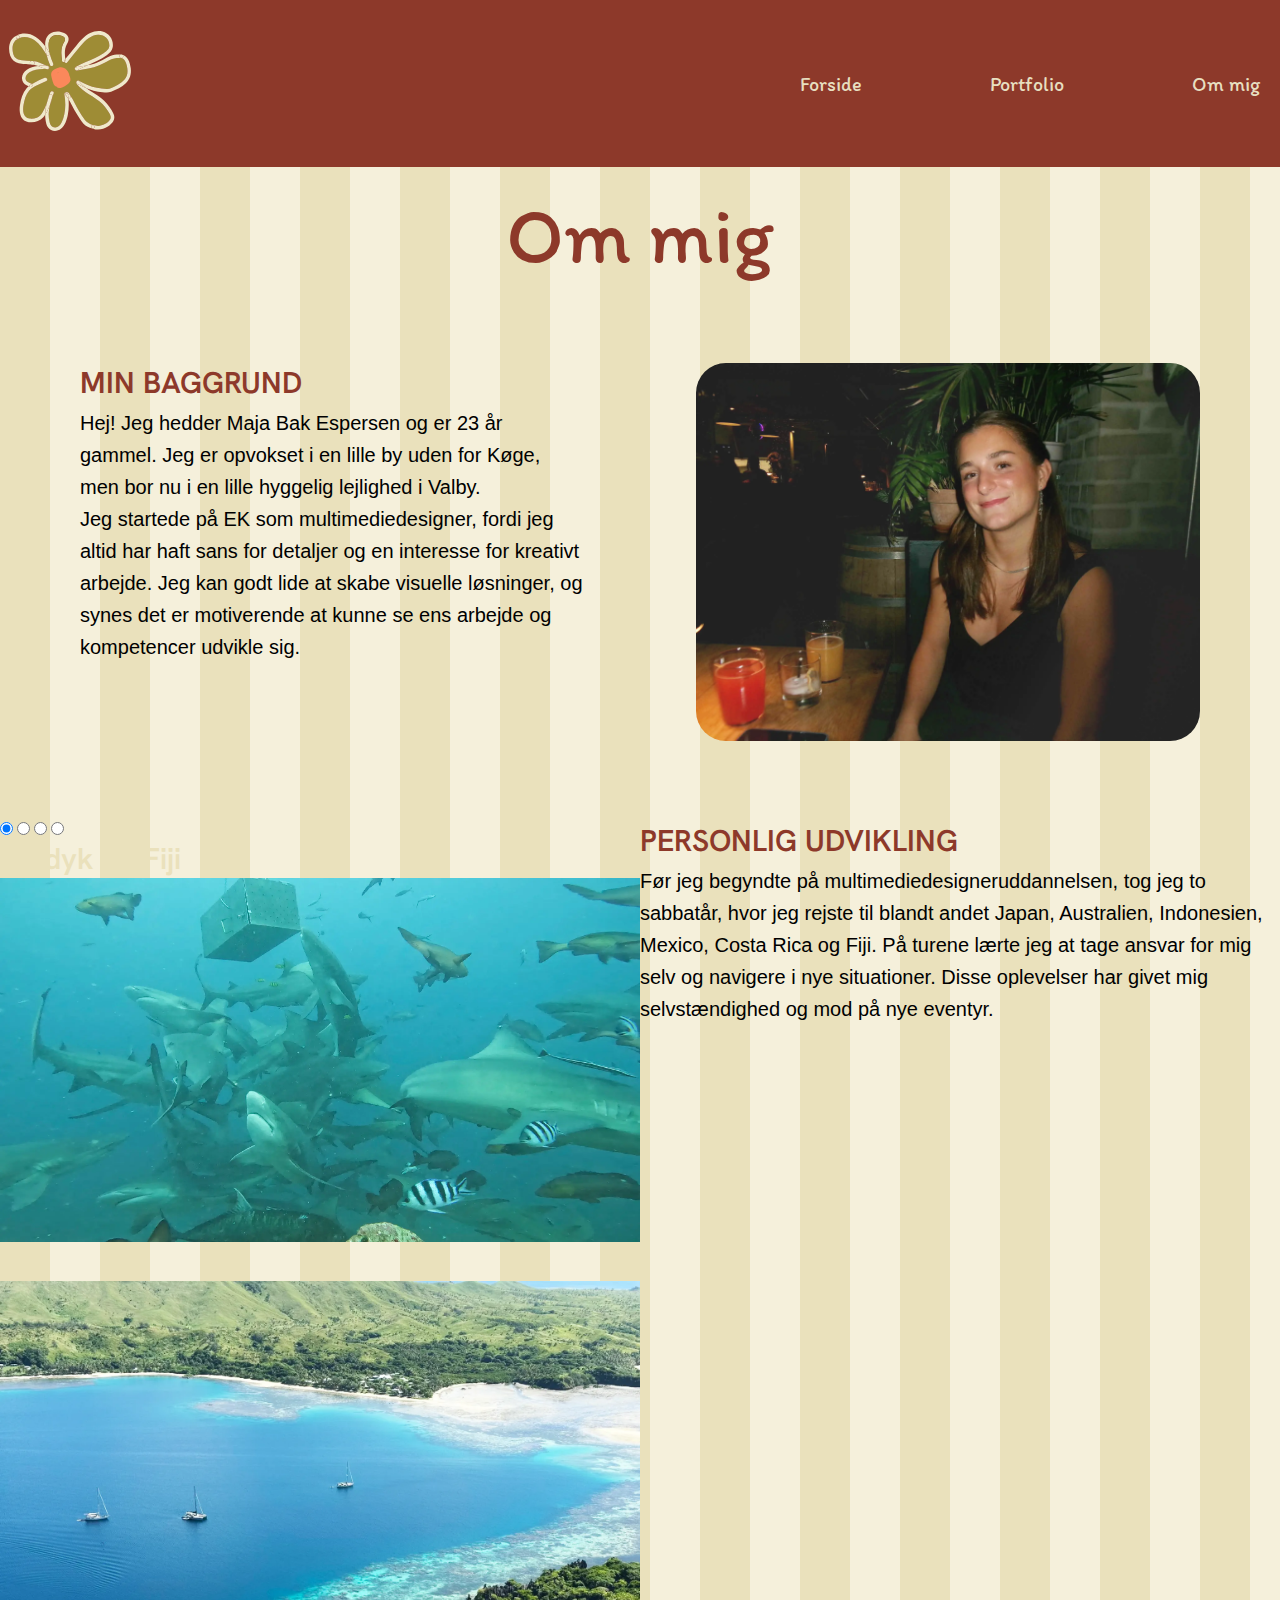
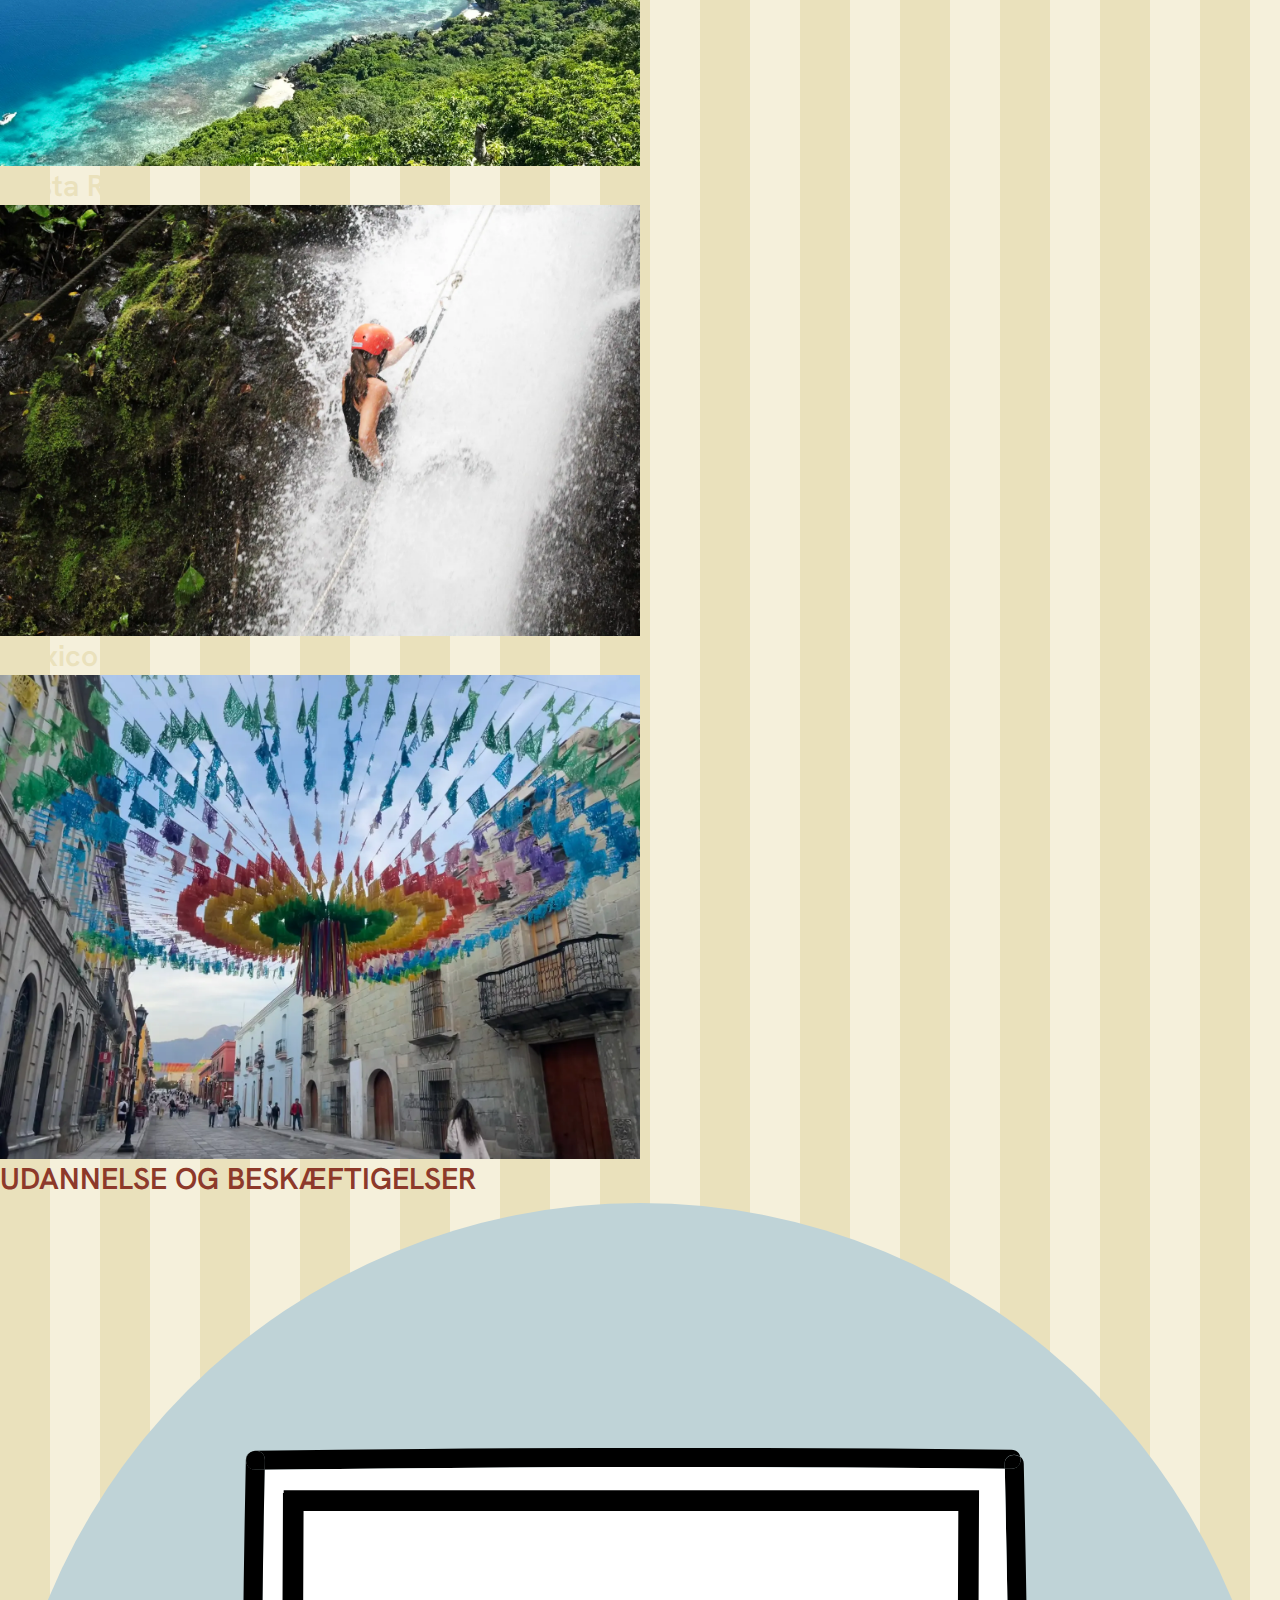
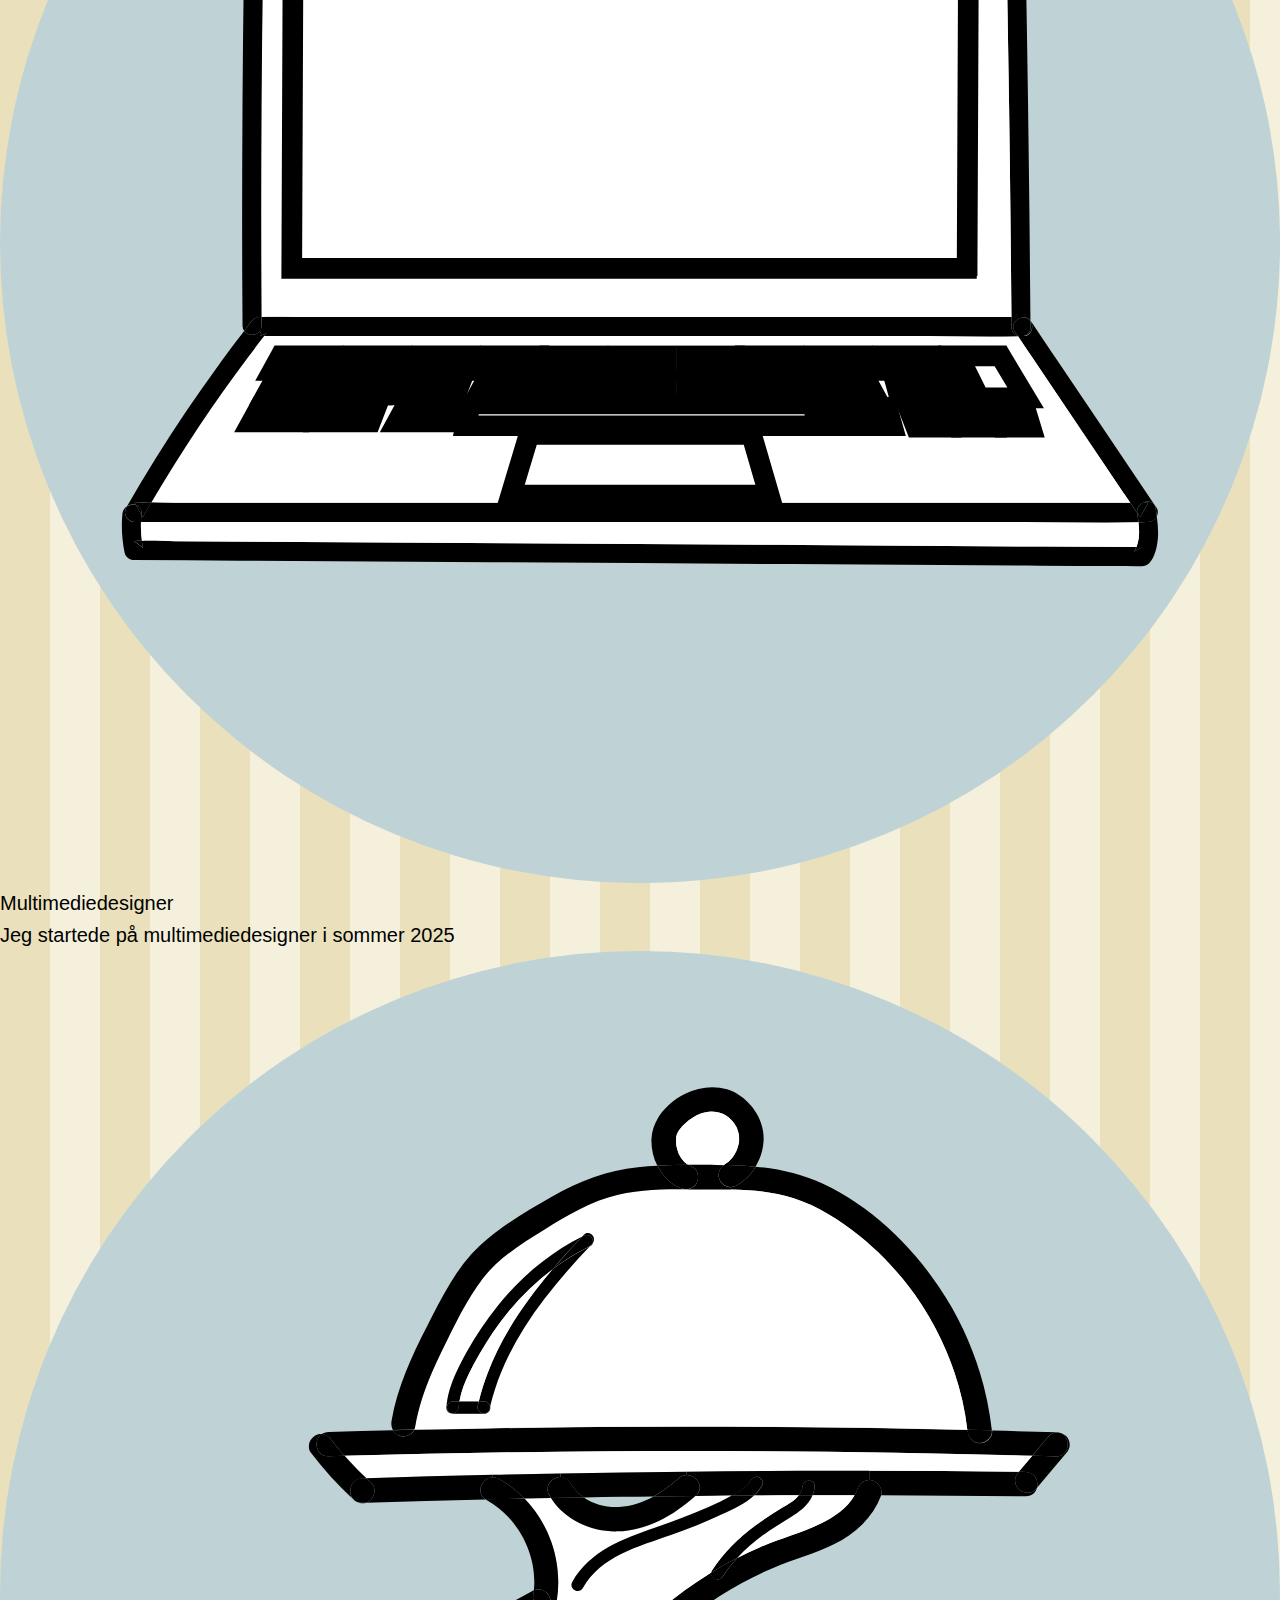
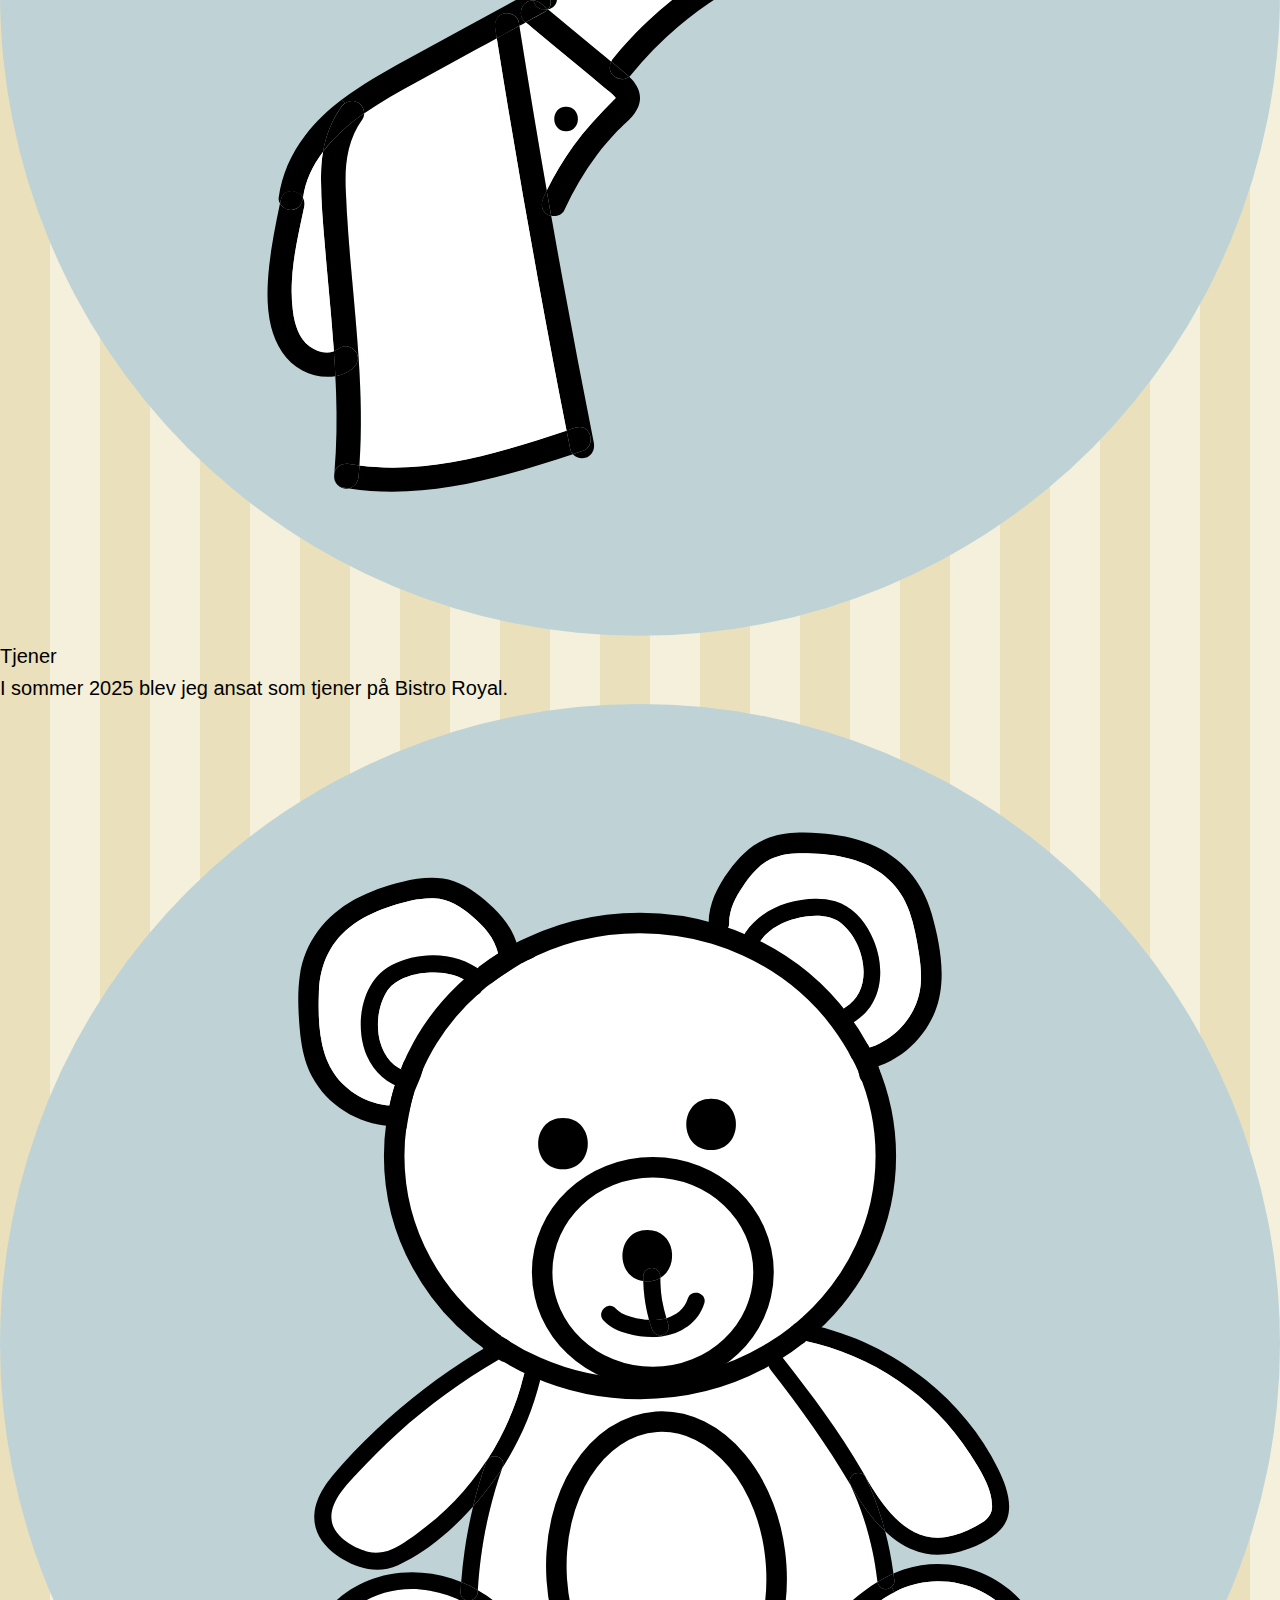
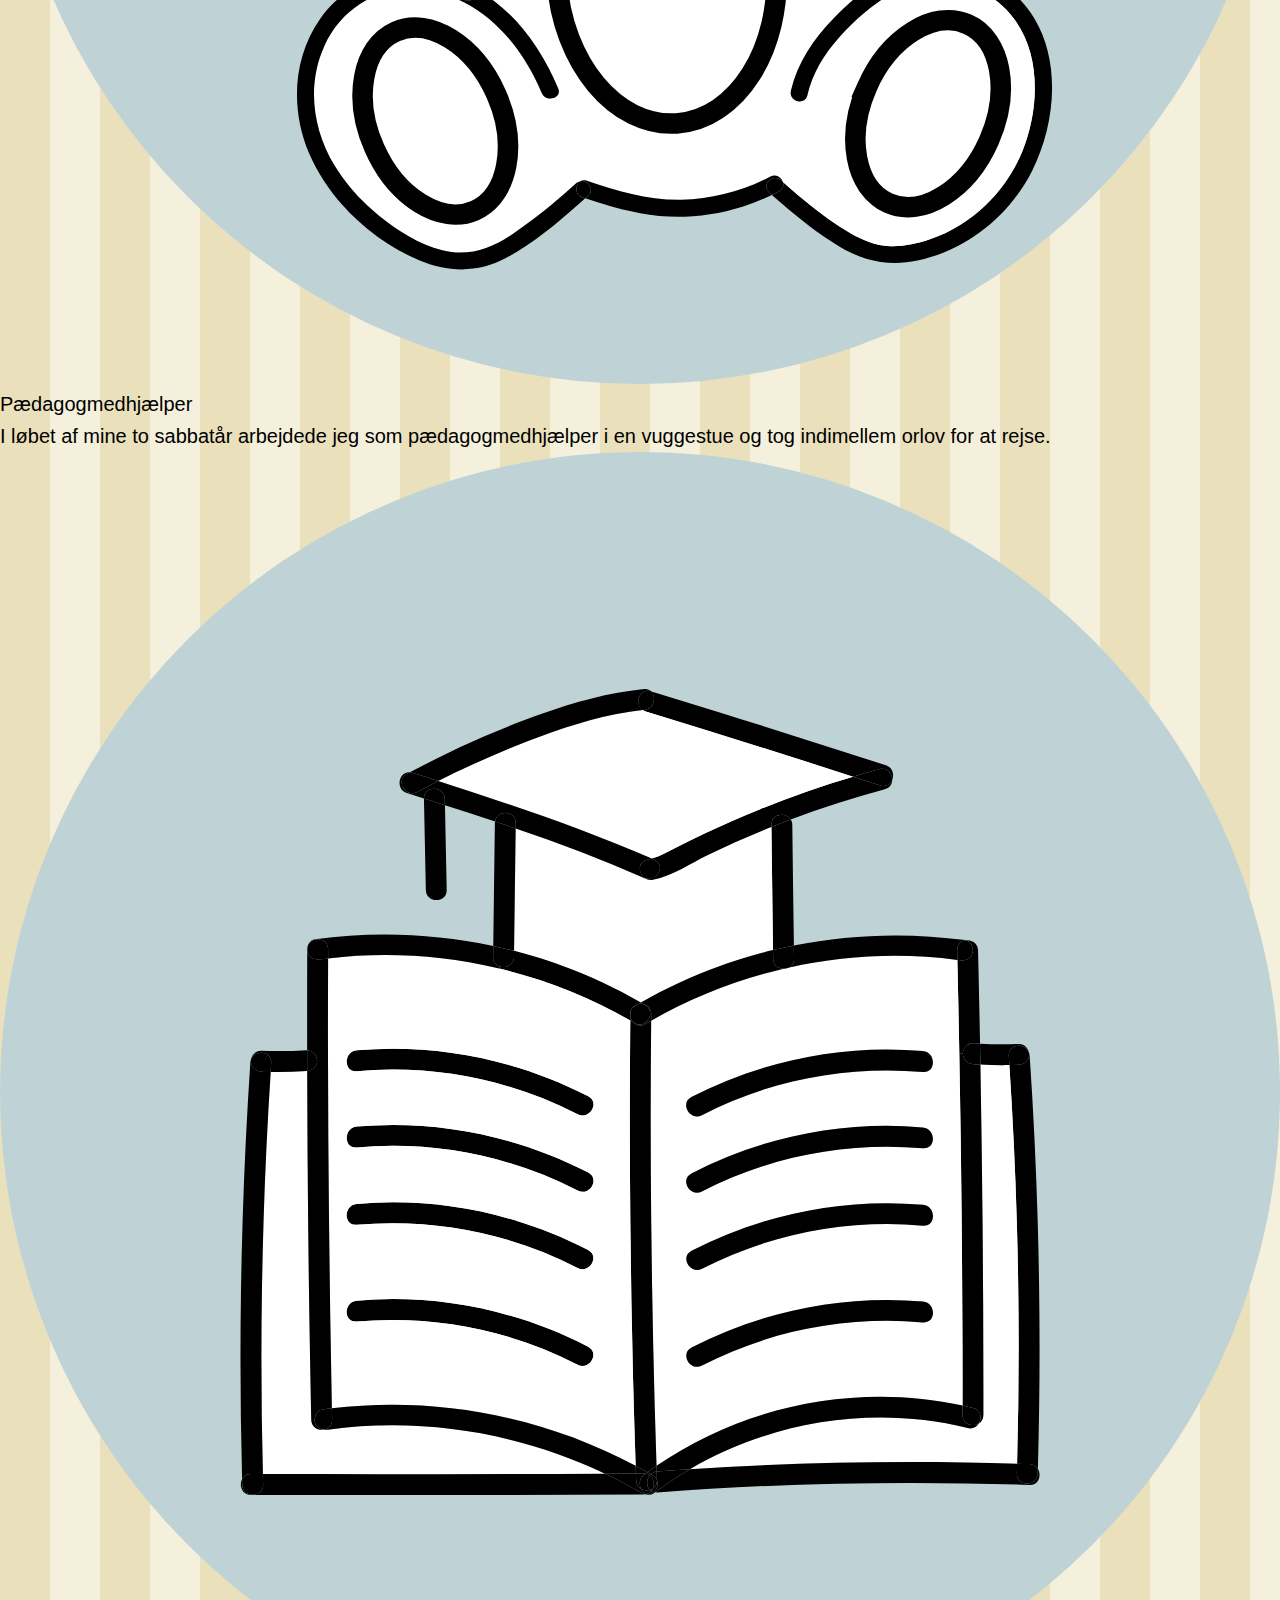
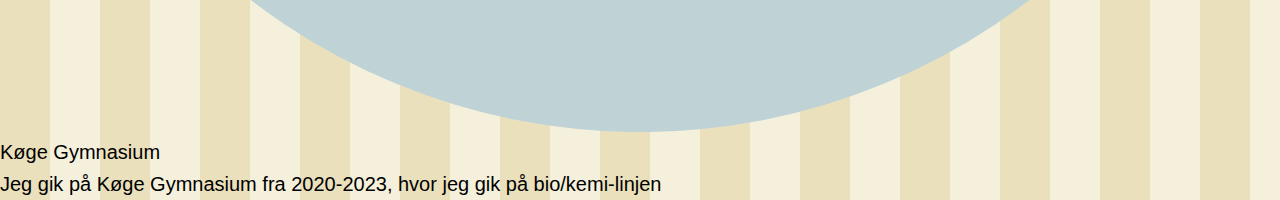
<file: om_mig.html>
<!DOCTYPE html>
<html lang="da">
  <head>
    <meta charset="UTF-8" />
    <meta name="viewport" content="width=device-width, initial-scale=1.0" />
    <link rel="stylesheet" href="css/general.css" />
    <link rel="stylesheet" href="css/index.css" />
    <link rel="stylesheet" href="css/om_mig.css" />
    <link rel="preconnect" href="https://fonts.googleapis.com" />
    <link rel="preconnect" href="https://fonts.gstatic.com" crossorigin />
    <link
      href="https://fonts.googleapis.com/css2?family=Itim&display=swap"
      rel="stylesheet"
    />
    <link
      href="https://fonts.googleapis.com/css2?family=Hanken+Grotesk:ital,wght@0,100..900;1,100..900&display=swap"
      rel="stylesheet"
    />
    <title>Forside</title>
  </head>
  <body>
    <header>
      <a href="index.html">
        <svg
          class="blomst"
          id="Lag_1"
          data-name="Lag 1"
          xmlns="http://www.w3.org/2000/svg"
          viewBox="0 0 282.98 345.37"
        >
          <defs>
            <style>
              .cls-9 {
                fill: #efe9cb;
              }

              .cls-5 {
                fill: #fb885b;
              }

              .cls-10 {
                fill: #9e8c35;
              }
            </style>
          </defs>
          <g>
            <path
              class="cls-9"
              d="M81.75,187.79c1.93,1.57,4.19,1.46,5.93.5.07.12.14.25.2.38,1.31,2.63.65,6.03-3,6.53-15.15,2.06-31.25,4.16-45.85-1.76-5.6-2.27-13.59-9.5-19.71-5.54-6.14,3.97-8.16,13.86-8.1,20.55.25,27.27,27.63,27.43,51.71,21.68l.06.26c-.42.12-.85.31-1.28.56-6.24,3.67-12.47,7.51-18.4,11.76-13.62.79-26.65-1.53-35.29-13.2-8.54-11.53-8.63-27.61-2.38-40.2,2.64-5.33,7.1-10.3,12.96-12,6.55-1.9,12.62.88,18.27,3.97,13.42,7.34,27.95,6.52,42.59,4.65.76.62,1.53,1.24,2.29,1.86Z"
            />
            <path
              class="cls-10"
              d="M88.33,187.87s-.01.08-.02.12c-.07.28-.23.5-.43.68-.06-.13-.13-.26-.2-.38.23-.12.44-.26.65-.42Z"
            />
            <path
              class="cls-10"
              d="M149.94,280.57c-.49.5-.89,1.13-1.17,1.91-2.44,6.85-5.59,15.47-14.09,16.05-7.81.54-14.23-4.85-18.04-11.17-8.15-13.52-9.96-31.16-8.83-46.89.2-.62.39-1.24.57-1.86.35-1.22.25-2.3-.14-3.2-.03-5.73-9.37-5.47-10.03.65-.09.8-.16,1.59-.23,2.39-4.42,13.56-12.68,25.86-12.89,40.42-.65,10.04-.98,20.19-2.22,30.17-1.16,9.29-4.39,18.58-13.61,22.47-15.35,6.46-40.55,6.08-47.16-12.54-.33-.93-.85-1.66-1.47-2.2-6.9-14.82-2.67-31.71,6.39-44.7,9.95-14.26,25.01-23.83,39.74-32.48.26-.15.5-.32.71-.5,10.02-2.37,19.76-5.8,29.17-10.18,5.83-2.72.76-11.34-5.04-8.64-6.7,3.12-17.32,7.14-28.67,9.86-24.08,5.75-51.46,5.59-51.71-21.68-.06-6.69,1.96-16.58,8.1-20.55,6.12-3.96,14.11,3.27,19.71,5.54,14.6,5.92,30.7,3.82,45.85,1.76,3.65-.5,4.31-3.9,3-6.53.2-.18.36-.4.43-.68,0-.04.02-.08.02-.12,2.29-1.67,3.29-4.88.49-7.15-16.19-13.19-32.68-26.08-48.55-39.66-14.23-12.19-29.2-27.8-30.02-47.68-.77-18.43,12.61-32.82,31.34-32.02,9.81.41,16.09,8.97,21.26,16.38,5.28,7.56,9.64,15.73,13.57,24.06,8.64,18.35,15.34,37.59,25.62,55.15,2.29,3.93,7.29,2.56,8.86-.55.01-.02.02-.03.03-.05.76-1.03,1.14-2.37.87-3.93-3.69-21.11-5.47-43.44-14.62-63.03-4.67-10-10-19.63-15.01-29.45-5.52-10.83-6.24-21.03-5.63-32.95,2.44-6.72,8.47-10.99,15.26-13.31,8.6-2.94,19.47-4.76,28.51-3.28,17.31,2.82,28.21,18.67,35.16,33.36,3.51,7.43,8.56,16.33,8.31,24.73-.27,9.27-1.18,18.8-2.98,27.9-3.59,18.15-11.98,34.73-20.35,51.06-2.24,4.37,2.26,8.35,5.83,7.44h.01c1.11.02,2.27-.32,3.33-1.17,24.6-19.59,35.06-50.55,56.56-72.8,6.02-6.23,12.9-11.21,20.34-15.63,7.23-4.28,16-11.65,24.2-6.01,14.72,10.14,21.71,30.22,15.5,46.95-.25.68-.36,1.31-.33,1.89-2.98,8.77-6.73,16.29-14.2,22.23-8.11,6.43-17.36,11.81-26.18,17.2-13.74,8.4-29.06,14.59-42.23,23.9-.26.07-.53.17-.79.29-3.9,1.71-8.17,4.58-9.67,8.71-.38,1.05-.25,2.23.22,3.27.34,2.71,2.73,5.42,6.23,4.85,18.62-3.05,37.94-3.79,56.47.24,12.54,2.72,37.79,9.37,37.13,26.31-.36,9.09-6.31,12.67-14.3,14.99-8.97,2.6-18.28,3.29-27.58,2.73-7.42-.45-14.75-1.69-21.98-3.44-6.79-2.53-13.72-4.63-20.81-6.27-4.04-1.41-8.04-2.9-12.01-4.41-6.02-2.29-8.63,7.37-2.66,9.64,2.22.85,4.45,1.68,6.69,2.49.57.61,1.38,1.07,2.44,1.29,1.07.23,2.15.47,3.21.72,6.43,2.21,12.93,4.21,19.51,5.84,8.45,3.13,16.61,6.99,24.39,11.61,6.75,4.01,12.58,8.65,15.47,16.2,2.43,6.37,3.41,13.79,2.61,20.57-2.23,18.8-23.32,19.68-38.21,17.13-14.31-2.45-29.92-6.59-41.14-16.3-6.56-5.67-10.57-13.04-14.35-20.72-4.53-9.17-8.84-18.45-13-27.79-2.62-5.87-11.23-.79-8.64,5.05,4.39,9.85,8.92,19.63,13.74,29.28,1.16,2.32,2.37,4.61,3.69,6.84Z"
            />
            <path
              class="cls-9"
              d="M102.04,156.95c-10.28-17.56-16.98-36.8-25.62-55.15-3.93-8.33-8.29-16.5-13.57-24.06-5.17-7.41-11.45-15.97-21.26-16.38-18.73-.8-32.11,13.59-31.34,32.02.82,19.88,15.79,35.49,30.02,47.68,15.87,13.58,32.36,26.47,48.55,39.66,2.8,2.27,1.8,5.48-.49,7.15-.21.16-.42.3-.65.42-1.02-1.76-2.95-3.07-5.45-2.73-.92.12-1.85.25-2.77.37-10.24-8.33-20.47-16.67-30.7-25.01-9.76-7.94-19.83-15.68-28.41-24.92C6.7,121.29-3.59,101.12,1.63,80.66c4.97-19.46,23.51-31.72,43.49-28.98,10.43,1.44,17.41,9.09,23.48,17.07,6.25,8.22,11.3,17.23,15.75,26.53,4.36,9.09,8.19,18.43,12.19,27.68,1.88,10.71,3.75,21.41,5.62,32.12.83,4.74,6.45,4.43,8.74,1.32-1.57,3.11-6.57,4.48-8.86.55Z"
            />
            <path
              class="cls-9"
              d="M266.36,106.71c1.8-5.52,9.89-3.89,9.91,1.02v.02c-.14.38-.27.76-.41,1.14-1.98,5.32-9.82,3.86-9.97-.77.16-.46.32-.93.47-1.41Z"
            />
            <path
              class="cls-9"
              d="M276,109.37c-3.05,9.35-6.7,18.29-13.95,25.21-7.3,6.96-16.48,12.13-24.95,17.52-9.39,5.97-19.03,11.38-28.93,16.46-5.09,2.61-10.17,5.25-15.01,8.27-1.1.1-2.19.2-3.28.32.26-1.26.09-2.62-.55-3.62-1.45-2.23-3.74-2.81-6.05-2.08,13.17-9.31,28.49-15.5,42.23-23.9,8.82-5.39,18.07-10.77,26.18-17.2,7.47-5.94,11.22-13.46,14.2-22.23.15,4.63,7.99,6.09,9.97.77.14-.38.27-.76.41-1.14,0,.51-.08,1.05-.27,1.62Z"
            />
            <path
              class="cls-9"
              d="M244.94,248.81c12.17,10.83,16.57,32.15,10.99,47.33-6.76,18.4-28.55,20.64-45.41,18.26-17.07-2.41-35.12-7.61-48.52-18.91-1.99-1.69-3.8-3.52-5.45-5.46.67-1.62,1.28-3.26,1.86-4.89,1.89-5.3-5.19-7.96-8.47-4.57-1.32-2.23-2.53-4.52-3.69-6.84-4.82-9.65-9.35-19.43-13.74-29.28-2.59-5.84,6.02-10.92,8.64-5.05,4.16,9.34,8.47,18.62,13,27.79,3.78,7.68,7.79,15.05,14.35,20.72,11.22,9.71,26.83,13.85,41.14,16.3,14.89,2.55,35.98,1.67,38.21-17.13.8-6.78-.18-14.2-2.61-20.57-2.89-7.55-8.72-12.19-15.47-16.2-7.78-4.62-15.94-8.48-24.39-11.61,6.38,1.59,12.85,2.83,19.42,3.59,4.14.48,8.29.72,12.44.71,2.72,1.77,5.31,3.69,7.7,5.81Z"
            />
            <path
              class="cls-9"
              d="M237.24,243c-4.15.01-8.3-.23-12.44-.71-6.57-.76-13.04-2-19.42-3.59-6.36-2.35-12.87-4.3-19.51-5.84-1.89-.66-3.77-1.33-5.65-2.01-2.85-2.99-.12-9.47,5.1-8.36.96.21,1.92.42,2.88.64,6.84,2.4,13.78,4.58,20.81,6.27,3.05,1.14,6.07,2.37,9.06,3.68,6.43,2.83,13.12,5.99,19.17,9.92Z"
            />
            <path
              class="cls-9"
              d="M209.01,229.4c-7.03-1.69-13.97-3.87-20.81-6.27,7.09,1.64,14.02,3.74,20.81,6.27Z"
            />
            <path
              class="cls-9"
              d="M205.38,238.7c-6.58-1.63-13.08-3.63-19.51-5.84,6.64,1.54,13.15,3.49,19.51,5.84Z"
            />
            <path
              class="cls-9"
              d="M189.33,173.53c.64,1,.81,2.36.55,3.62-4.15.42-8.29.98-12.41,1.64,1.4-1.89,2.9-3.72,3.85-5.93.65-.48,1.3-.95,1.96-1.41,2.31-.73,4.6-.15,6.05,2.08Z"
            />
            <path
              class="cls-9"
              d="M185.87,232.86c-1.06-.25-2.14-.49-3.21-.72-1.06-.22-1.87-.68-2.44-1.29,1.88.68,3.76,1.35,5.65,2.01Z"
            />
            <path
              class="cls-9"
              d="M185.32,222.49c-5.22-1.11-7.95,5.37-5.1,8.36-2.24-.81-4.47-1.64-6.69-2.49-5.97-2.27-3.36-11.93,2.66-9.64,3.97,1.51,7.97,3,12.01,4.41-.96-.22-1.92-.43-2.88-.64Z"
            />
            <path
              class="cls-9"
              d="M193.16,176.83c-3.7,2.32-7.25,4.86-10.54,7.78-.65.58-1.33.94-2.03,1.14.62-.48,1.14-1.11,1.53-1.86.04-.04.08-.09.13-.14.24-.24.49-.46.75-.69.26-.21.39-.32.39-.33.2-.15.4-.28.6-.42,1.12-.76,2.31-1.39,3.55-1.94,1.26-.55,2.06-1.83,2.34-3.22,1.09-.12,2.18-.22,3.28-.32Z"
            />
            <path
              class="cls-9"
              d="M182.46,183.11c-.1.27-.21.53-.34.78-.43.45-.31.19.34-.78Z"
            />
            <path
              class="cls-9"
              d="M180.59,185.75c-.42.12-.85.18-1.28.18h-.01c-.11-.03-.2-.06-.3-.09-2.63-.86-3.42-2.65-3.19-4.61.5-.84,1.07-1.65,1.66-2.44,4.12-.66,8.26-1.22,12.41-1.64-.28,1.39-1.08,2.67-2.34,3.22-1.24.55-2.43,1.18-3.55,1.94-.2.14-.4.27-.6.42,0,0-.13.12-.39.33-.26.23-.51.45-.75.69-.05.05-.09.1-.13.14.13-.25.24-.51.34-.78-.65.97-.77,1.23-.34.78-.39.75-.91,1.38-1.53,1.86Z"
            />
            <path
              class="cls-9"
              d="M176.31,186.6c1.64.38,3.13.03,4.28-.85.7-.2,1.38-.56,2.03-1.14,3.29-2.92,6.84-5.46,10.54-7.78,14.5-1.27,29.09-.93,43.47,1.97,14,2.82,30.88,7.93,40.17,19.58,8.57,10.74,8.22,27.79-3.54,36.28-6.2,4.47-15.01,6.23-22.44,7.33-4.52.66-9.04.99-13.58,1.01-6.05-3.93-12.74-7.09-19.17-9.92-2.99-1.31-6.01-2.54-9.06-3.68,7.23,1.75,14.56,2.99,21.98,3.44,9.3.56,18.61-.13,27.58-2.73,7.99-2.32,13.94-5.9,14.3-14.99.66-16.94-24.59-23.59-37.13-26.31-18.53-4.03-37.85-3.29-56.47-.24-3.5.57-5.89-2.14-6.23-4.85.61,1.4,1.84,2.56,3.27,2.88Z"
            />
            <path
              class="cls-9"
              d="M180.59,185.75c-1.15.88-2.64,1.23-4.28.85-1.43-.32-2.66-1.48-3.27-2.88-.28-2.17.75-4.33,3.57-4.79.29-.05.57-.09.86-.14-.59.79-1.16,1.6-1.66,2.44-.23,1.96.56,3.75,3.19,4.61.1.03.19.06.3.09h.01c.43,0,.86-.06,1.28-.18Z"
            />
            <path
              class="cls-9"
              d="M181.32,172.86c-.95,2.21-2.45,4.04-3.85,5.93-.29.05-.57.09-.86.14-2.82.46-3.85,2.62-3.57,4.79-.47-1.04-.6-2.22-.22-3.27,1.5-4.13,5.77-7,9.67-8.71.26-.12.53-.22.79-.29-.66.46-1.31.93-1.96,1.41Z"
            />
            <path
              class="cls-9"
              d="M156.55,290.03c-2.51-2.93-4.67-6.12-6.61-9.46,3.28-3.39,10.36-.73,8.47,4.57-.58,1.63-1.19,3.27-1.86,4.89Z"
            />
            <path
              class="cls-9"
              d="M148.77,282.48c.28-.78.68-1.41,1.17-1.91,1.94,3.34,4.1,6.53,6.61,9.46-3.08,7.51-7.37,14.5-15.54,17.34-9.12,3.16-19.45-.26-26.34-6.59-7.86-7.24-11.77-18.03-14.2-28.17-.77-3.22-1.38-6.46-1.84-9.72,2.84-7.52,6.75-14.81,9.18-22.42-1.13,15.73.68,33.37,8.83,46.89,3.81,6.32,10.23,11.71,18.04,11.17,8.5-.58,11.65-9.2,14.09-16.05Z"
            />
            <path
              class="cls-9"
              d="M149.08,152.5c4.45-8.67,8.91-17.43,12.73-26.43,3.81-5.13,7.33-10.49,10.8-15.88,7.57-11.79,15.01-23.81,24.49-34.2,10.26-11.25,23.65-20.09,37.39-26.55,15.01-7.05,27.41,3.98,35.5,16.07,8.26,12.36,11.09,28.06,6.28,42.22-.02-4.91-8.11-6.54-9.91-1.02-.15.48-.31.95-.47,1.41-.03-.58.08-1.21.33-1.89,6.21-16.73-.78-36.81-15.5-46.95-8.2-5.64-16.97,1.73-24.2,6.01-7.44,4.42-14.32,9.4-20.34,15.63-21.5,22.25-31.96,53.21-56.56,72.8-1.06.85-2.22,1.19-3.33,1.17,1.09-.29,2.1-1.04,2.79-2.39Z"
            />
            <path
              class="cls-9"
              d="M161.81,126.07c-3.82,9-8.28,17.76-12.73,26.43-.69,1.35-1.7,2.1-2.79,2.39h-.01c-4.13-.07-7.69-5.09-3.73-8.24,7.47-5.95,13.66-13.01,19.26-20.58Z"
            />
            <path
              class="cls-9"
              d="M96.54,122.96c4.25,9.87,8.69,19.64,14.13,28.94.94,1.61.89,3.17.26,4.45-.01.02-.02.03-.03.05-2.29,3.11-7.91,3.42-8.74-1.32-1.87-10.71-3.74-21.41-5.62-32.12Z"
            />
            <path
              class="cls-9"
              d="M108.21,236.06c.02-.22.04-.44.03-.65.39.9.49,1.98.14,3.2-.18.62-.37,1.24-.57,1.86.11-1.49.24-2.96.4-4.41Z"
            />
            <path
              class="cls-9"
              d="M108.24,235.41c.01.21-.01.43-.03.65-.16,1.45-.29,2.92-.4,4.41-2.43,7.61-6.34,14.9-9.18,22.42-1.15-8.09-1.35-16.29-.65-24.44.27-.83.52-1.66.76-2.5,1.41-4.97,7.92-4.24,9.5-.54Z"
            />
            <path
              class="cls-9"
              d="M98.21,236.06c.66-6.12,10-6.38,10.03-.65-1.58-3.7-8.09-4.43-9.5.54-.24.84-.49,1.67-.76,2.5.07-.8.14-1.59.23-2.39Z"
            />
            <path
              class="cls-9"
              d="M97.98,238.45c-.7,8.15-.5,16.35.65,24.44-1.72,4.54-3.05,9.17-3.42,14,.16-6.17-9.58-6.05-10.01.26-.04.57-.08,1.15-.11,1.72.21-14.56,8.47-26.86,12.89-40.42Z"
            />
            <path
              class="cls-9"
              d="M85.2,277.15c.43-6.31,10.17-6.43,10.01-.26-.01.03-.01.05-.01.07-.05.54-.07,1.07-.09,1.61-.09,1.56-.17,3.16-.23,4.79-1.55,4.43-9.47,3.76-9.75-1.93-.04-.86-.06-1.72-.04-2.56.03-.57.07-1.15.11-1.72Z"
            />
            <path
              class="cls-9"
              d="M95.2,276.96c.01.06,0,.13,0,.19-.03.47-.06.94-.09,1.42.02-.54.04-1.07.09-1.61Z"
            />
            <path
              class="cls-9"
              d="M95.13,281.43c.04.73-.06,1.37-.25,1.93.06-1.63.14-3.23.23-4.79-.04.94-.03,1.9.02,2.86Z"
            />
            <path
              class="cls-9"
              d="M79.46,185.93c.92-.12,1.85-.25,2.77-.37,2.5-.34,4.43.97,5.45,2.73-1.74.96-4,1.07-5.93-.5-.76-.62-1.53-1.24-2.29-1.86Z"
            />
            <path
              class="cls-9"
              d="M111.8,152.42c.27,1.56-.11,2.9-.87,3.93.63-1.28.68-2.84-.26-4.45-5.44-9.3-9.88-19.07-14.13-28.94-.16-.89-.31-1.79-.47-2.68-1.94-11.09-5.06-20.83-9.97-30.97-5.02-10.36-11.17-20.29-15.64-30.9-3.93-9.33-4.42-18.81-4.04-28.68,1.58,3.97,8.29,4.86,9.42-.31.18-.84.42-1.65.7-2.43-.61,11.92.11,22.12,5.63,32.95,5.01,9.82,10.34,19.45,15.01,29.45,9.15,19.59,10.93,41.92,14.62,63.03Z"
            />
            <path
              class="cls-9"
              d="M76.56,26.62c-.01.12-.01.25-.02.37-.28.78-.52,1.59-.7,2.43-1.13,5.17-7.84,4.28-9.42.31.03-1.03.08-2.07.14-3.11.35-6.41,10.35-6.43,10,0Z"
            />
            <path
              class="cls-9"
              d="M76.56,26.62c.35-6.43-9.65-6.41-10,0-.06,1.04-.11,2.08-.14,3.11-.36-.86-.46-1.86-.22-2.97C70.15,8.52,89.3,2.81,105.5.75c16.41-2.08,30.8,2.26,42.61,14.04,11.37,11.35,17.86,26.86,23.52,41.63,3.03,7.88,2,15.84,1.28,24.07-.75,8.6-1.86,17.19-4.09,25.54-1.82,6.86-4.25,13.52-7.01,20.04-5.6,7.57-11.79,14.63-19.26,20.58-3.96,3.15-.4,8.17,3.73,8.24-3.57.91-8.07-3.07-5.83-7.44,8.37-16.33,16.76-32.91,20.35-51.06,1.8-9.1,2.71-18.63,2.98-27.9.25-8.4-4.8-17.3-8.31-24.73-6.95-14.69-17.85-30.54-35.16-33.36-9.04-1.48-19.91.34-28.51,3.28-6.79,2.32-12.82,6.59-15.26,13.31.01-.12.01-.25.02-.37Z"
            />
            <path
              class="cls-9"
              d="M62.99,230.39c4.75-1.33,8.49,5.44,4.48,8.7-7.27,1.73-14.68,2.9-22.2,3.49-.66.05-1.31.09-1.96.13,5.93-4.25,12.16-8.09,18.4-11.76.43-.25.86-.44,1.28-.56Z"
            />
            <path
              class="cls-9"
              d="M62.99,230.39l-.06-.26c11.35-2.72,21.97-6.74,28.67-9.86,5.8-2.7,10.87,5.92,5.04,8.64-9.41,4.38-19.15,7.81-29.17,10.18,4.01-3.26.27-10.03-4.48-8.7Z"
            />
            <path
              class="cls-9"
              d="M13.62,324.5c3.5,3.49,10.38-1.15,7.69-6.34-.24-.46-.47-.93-.68-1.39.62.54,1.14,1.27,1.47,2.2,6.61,18.62,31.81,19,47.16,12.54,9.22-3.89,12.45-13.18,13.61-22.47,1.24-9.98,1.57-20.13,2.22-30.17-.02.84,0,1.7.04,2.56.28,5.69,8.2,6.36,9.75,1.93-.92,22.09-.44,50.06-24.59,58.41-20.26,7.01-47.07,3.84-56.67-17.27Z"
            />
            <path
              class="cls-9"
              d="M21.31,318.16c2.69,5.19-4.19,9.83-7.69,6.34-.43-.92-.82-1.88-1.17-2.87-1.82-5.15,4.79-7.79,8.18-4.86.21.46.44.93.68,1.39Z"
            />
            <path
              class="cls-9"
              d="M12.68,323.2c-8.9-17.18-6.18-37.37,3.9-53.44,6.87-10.97,16.33-19.61,26.73-27.05.65-.04,1.3-.08,1.96-.13,7.52-.59,14.93-1.76,22.2-3.49-.21.18-.45.35-.71.5-14.73,8.65-29.79,18.22-39.74,32.48-9.06,12.99-13.29,29.88-6.39,44.7-3.39-2.93-10-.29-8.18,4.86.35.99.74,1.95,1.17,2.87-.35-.34-.67-.78-.94-1.3Z"
            />
          </g>
          <path
            class="cls-5"
            d="M113.04,193.22c3.73-2.34,7.52-4.58,11.4-6.66,2.19-1.17,9.06-6.05,11.43-5.1,1.8.72,3.5,8.28,4.26,10.25,1.71,4.38,3.42,8.76,5.13,13.15.43,1.1,2.03,3.69,1.28,4.88-.6.95-4.48,1.59-5.56,1.93-4.33,1.35-8.71,2.56-13.13,3.58s-7.38,1.49-9.9-2.9c-2.03-3.52-4.05-7.41-4.86-11.42-1.63-8.09,6.51-16.37,14.53-16.73s12.16,8.29,13.63,14.93c.15.67.51,1.65.46,2.33-.12,1.57.47.46-.91,1.7-1.16,1.04-3.21,1.71-4.63,2.28-3.67,1.49-7.77,2.86-11.66,3.61-8.54,1.65-9.02-10.25-5.31-15.31,3.7-5.05,15.24-4.8,13.2,3.46-.46,1.87-1.51,2.72-3.34,3.37-.5.18-1.59.59-2.13.47-1.18-.28.1.76-.38-.58s-.15-4.09,1.05-5.01c.05-.03,1.03-.54,1.05-.57.35-.03.68.01,1,.14.85.29.18.18-2.01-.33,3.05.4,6.09.8,9.14,1.19l-.26-.94-.5,3.85-.35.33-3.85.5c3.43.52,6.28,5.28,8.75,7.46,2.66,2.33,5.68,4.38,9.21,5.05,8.69,1.67,12.32-5.62,11.12-13.12-1.31-8.21-6.53-15.12-11.68-21.38-4.65-5.65-11.89-9.2-18.06-3.44-4.71,4.4,2.37,11.46,7.07,7.07,1.43-1.34,10.04,11.96,10.75,13.34.32.62,3.37,8.02,2.29,8.3.7-.19-2.66-2.1-2.53-2.01-.95-.65-1.77-1.5-2.59-2.3-3.34-3.26-6.74-7.99-11.67-8.61s-8.64,3.71-7.33,8.55c1.21,4.48,6.71,4.51,9.14,1.19,4.69-6.41-4-14.53-10.14-9.46-6.03,4.97-1.27,14.13,6.07,13.3,7.69-.87,9.67-10.79,4.45-15.74-5.02-4.76-13.37-3.47-17.33,1.9s-4.58,16.43,2.06,20.17,16.02-.65,19.32-6.65c8.1-14.69-9.41-28-22.89-21.19-13.39,6.76-15.8,32.71,1.08,36.91,7.59,1.89,18.12-2.68,24.8-6.04,3.34-1.68,6.89-3.79,7.85-7.63,1.03-4.11-.59-9.52-1.97-13.39-2.65-7.44-7.77-14.22-15.53-16.78-8.53-2.81-17.26,1.14-23.61,6.86-6.75,6.08-9.16,14.57-6.57,23.28,2.18,7.35,6.55,18.05,14.7,20.32,5.05,1.41,10.51-.32,15.43-1.57s10.28-2.64,15.14-4.59c3.76-1.51,7.36-4.08,7.89-8.41.62-5.16-3.07-11.15-4.9-15.84-2.12-5.43-4.13-10.93-6.38-16.31-1.63-3.89-4.16-6.83-8.59-7.31s-8.83,1.81-12.79,3.77c-5.64,2.79-11.11,5.9-16.44,9.25s-.42,12.07,5.05,8.63h0Z"
          />
        </svg>
      </a>

      <nav id="menu">
        <a href="index.html">Forside</a>
        <a href="portfolio.html">Portfolio</a>
        <a href="om_mig.html">Om mig</a>
      </nav>

      <button id="burger">☰</button>
    </header>
    <div id="overlay"></div>
    <main>
      <h1>Om mig</h1>
      <div class="baggrund_om_mig">
        <div class="tekst_om_mig">
          <h2>MIN BAGGRUND</h2>
          <p>
            Hej! Jeg hedder Maja Bak Espersen og er 23 år gammel. Jeg er
            opvokset i en lille by uden for Køge, men bor nu i en lille hyggelig
            lejlighed i Valby.
          </p>
          <p>
            Jeg startede på EK som multimediedesigner, fordi jeg altid har haft
            sans for detaljer og en interesse for kreativt arbejde. Jeg kan godt
            lide at skabe visuelle løsninger, og synes det er motiverende at
            kunne se ens arbejde og kompetencer udvikle sig.
          </p>
        </div>
        <div class="protræt_om_mig">
          <img src="eksamen_img/maja.webp" />
        </div>
      </div>

      <div class="udvikling_om_mig">
        <div class="slideshow_om_mig">
          <input checked type="radio" name="slider" id="slide1" />
          <input type="radio" name="slider" id="slide2" />
          <input type="radio" name="slider" id="slide3" />
          <input type="radio" name="slider" id="slide4" />

          <div class="slider-wrapper">
            <div class="inner">
              <article>
                <div class="info top-left"><h3>Hajdyk på Fiji</h3></div>
                <img src="eksamen_img/haj.webp" />
              </article>

              <article>
                <div class="info top-left"><h3>Fiji</h3></div>
                <img src="eksamen_img/fiji.webp" />
              </article>

              <article>
                <div class="info top-left"><h3>Costa Rica</h3></div>
                <img src="eksamen_img/costa_rica.webp" />
              </article>

              <article>
                <div class="info top-left"><h3>Mexico</h3></div>
                <img src="eksamen_img/mexico.webp" />
              </article>
            </div>
          </div>

          <div class="slider-dot-control">
            <label for="slide1"></label>
            <label for="slide2"></label>
            <label for="slide3"></label>
            <label for="slide4"></label>
          </div>
        </div>
        <div class="tekst2_om_mig">
          <h2>PERSONLIG UDVIKLING</h2>
          <p>
            Før jeg begyndte på multimediedesigneruddannelsen, tog jeg to
            sabbatår, hvor jeg rejste til blandt andet Japan, Australien,
            Indonesien, Mexico, Costa Rica og Fiji. På turene lærte jeg at tage
            ansvar for mig selv og navigere i nye situationer. Disse oplevelser
            har givet mig selvstændighed og mod på nye eventyr.
          </p>
        </div>
      </div>
      <div class="Uddannelse_beskæftigelser_om_mig">
        <h2>UDANNELSE OG BESKÆFTIGELSER</h2>
        <div class="cv_om_mig">
          <div class="multimediedesigner_om_mig">
            <div class="svg_om_mig">
              <svg
                id="Lag_2"
                data-name="Lag 2"
                xmlns="http://www.w3.org/2000/svg"
                viewBox="0 0 185.93 185.93"
              >
                <defs>
                  <style>
                    .cls-1 {
                      fill: #bfd3d7;
                    }

                    .cls-2 {
                      fill: #fff;
                    }

                    .cls-3 {
                      stroke-width: 0.5px;
                    }

                    .cls-3,
                    .cls-4 {
                      fill: none;
                      stroke: #000;
                      stroke-miterlimit: 10;
                    }

                    .cls-4 {
                      stroke-width: 3px;
                    }
                  </style>
                </defs>
                <g id="Lag_1-2" data-name="Lag 1">
                  <circle class="cls-1" cx="92.97" cy="92.97" r="92.97" />
                  <g id="computer">
                    <g>
                      <path
                        d="M168.03,132.66c.15,1.07.25,2.15.16,3.22-.11,1.17-.41,2.77-1.3,3.63-.53.51-1.26.41-1.93.4-.99,0-1.97,0-2.96-.02-3.65-.02-7.29-.05-10.94-.06-12.07-.07-24.14-.16-36.22-.23-14.52-.08-29.03-.18-43.55-.27-12.16-.07-24.32-.15-36.48-.22-5.12-.04-10.24-.06-15.37-.1-.57,0-1.21-.42-1.33-1.02-.39-1.88-.51-3.77-.33-5.69.06-.51.32-.87.67-1.08-.04.06-.07.12-.11.18-.53.91.14,2.09,1.2,2.09h.93c-.03.9,0,1.81.13,2.7-.3,0-.61.02-.9.05-.08,0-.18,0-.26,0,.45.34.9.68,1.34,1.02-.07-.35-.13-.71-.18-1.06,1.6-.06,3.25.07,4.82.08,4.02.03,8.05.06,12.06.07,12.2.08,24.39.16,36.59.23,14.1.08,28.2.18,42.3.26,11.66.07,23.31.15,34.98.22,4.57.03,9.14.06,13.71.08-.09.24-.21.47-.35.69.4-.23.79-.46,1.19-.68-.28,0-.56,0-.84,0,.47-1.14.44-2.39.3-3.63.39,0,.77-.02,1.15-.03.08,0,.17,0,.26,0,.54,0,1.02-.35,1.25-.82Z"
                      />
                      <path
                        d="M167.98,131.4c.28.41.26.87.06,1.26-.06-.39-.11-.77-.18-1.14-.17-1.02-1.14-1.2-1.87-.8h-1.8c-.3-.43-.59-.88-.89-1.31-5.14-7.63-10.28-15.26-15.42-22.9.13,0,.25,0,.38-.02.05,0,.09,0,.15,0,.02,0,.04,0,.06,0h.14c1.27,0,1.63-1.4,1.09-2.21.05.05.07.09.11.14.76,1.13,1.52,2.26,2.28,3.39,5.3,7.86,10.6,15.73,15.9,23.6Z"
                      />
                      <path
                        d="M167.86,131.52c.06.38.12.76.18,1.14-.22.47-.7.82-1.25.82-.09,0-.18,0-.26,0-.39,0-.77.03-1.15.03-.06-.42-.12-.84-.18-1.26v-.06c.13.19.27.4.4.59.4-.69.79-1.38,1.2-2.08h-.8c.73-.4,1.71-.22,1.87.8Z"
                      />
                      <path
                        d="M166.79,130.71c-.41.69-.8,1.38-1.2,2.08-.13-.19-.27-.4-.4-.59-.09-.69.29-1.23.79-1.49h.8Z"
                      />
                      <path
                        d="M164.19,130.71h1.8c-.51.26-.89.79-.79,1.49-.34-.5-.67-.99-1.01-1.49Z"
                      />
                      <path
                        d="M165.91,137.15c-.4.22-.79.45-1.19.68.14-.22.26-.45.35-.69.28,0,.56,0,.84,0Z"
                      />
                      <path
                        class="cls-2"
                        d="M165.38,133.51c.14,1.24.17,2.49-.3,3.63-4.58-.03-9.15-.06-13.71-.08-11.67-.07-23.32-.15-34.98-.22-14.1-.08-28.2-.18-42.3-.26-12.2-.07-24.39-.15-36.59-.23-4.01-.02-8.04-.05-12.06-.07-1.57,0-3.22-.15-4.82-.08-.12-.9-.16-1.8-.13-2.7h128.19c5.56,0,11.15.16,16.71.03Z"
                      />
                      <path
                        d="M165.19,132.25c.06.42.13.83.18,1.26-5.56.13-11.16-.03-16.71-.03H20.48c0-.34.03-.68.06-1.03.06.11.13.23.19.34.42-.72.83-1.44,1.26-2.16,1.17,0,2.35.08,3.5.08h138.69c.33.5.66.99,1.01,1.49v.06Z"
                      />
                      <path
                        class="cls-2"
                        d="M163.3,129.4c.3.43.59.88.89,1.31H25.5c-1.14,0-2.33-.07-3.5-.08,4.93-8.38,10.39-16.45,16.37-24.14h96.59c4.29,0,8.63.17,12.92.02,5.14,7.63,10.28,15.26,15.42,22.9ZM149.73,119.73l-.48-1.58h-4.32l.62,1.58h4.18ZM148.99,115.47l-3.65-6.1h-7.09l.54,2.11h1.49l.69,1.41h-10.97l.7,2.57h18.29ZM143.99,119.73l-.68-1.58h-4.73l.62,1.58h4.8ZM143.14,117.51l-.89-1.38h-4.6l.61,1.38h4.87ZM137.65,119.73l-.49-1.58h-4.73l.62,1.58h4.61ZM136.97,111.48l-1.16-2.11h-6.97l.81,2.11h7.32ZM129.6,119.51l-.76-2.69h-8.04l.75,2.69h8.05ZM127.02,111.48l-1.16-2.11h-6.98l.82,2.11h7.32ZM127.02,115.02l-1.16-2.12h-6.98l.82,2.12h7.32ZM118.88,119.51l-.9-3.16h-49.65l-.68,3.16h51.24ZM117.07,111.48l-1.16-2.11h-6.98l.82,2.11h7.32ZM117.07,115.02l-1.16-2.12h-6.98l.82,2.12h7.32ZM111.72,129.57l-2.57-8.79h-32.31l-2.64,8.79h37.51ZM106.72,115.02v-2.12h-7v2.12h7ZM106.72,111.48v-2.11h-7v2.11h7ZM96.77,115.02v-2.12h-7v2.12h7ZM96.77,111.48v-2.11h-7v2.11h7ZM86.88,115.02v-2.12h-7.01v2.12h7.01ZM86.88,111.48v-2.11h-7.01v2.11h7.01ZM76.78,111.48l.82-2.11h-6.98l-1.16,2.11h7.32ZM76.78,115.02l.82-2.12h-6.98l-1.16,2.12h7.32ZM66.82,111.48l.82-2.11h-6.98l-1.16,2.11h7.32ZM66.2,115.02l.82-2.12h-6.98l-1.16,2.12h7.32ZM65.01,118.94l.82-2.11h-6.98l-1.16,2.11h7.32ZM56.88,111.48l.82-2.11h-6.98l-1.16,2.11h7.32ZM55.97,115.02l.82-2.12h-6.98l-1.16,2.12h7.32ZM53.82,118.94l.82-2.11h-6.98l-1.16,2.11h7.32ZM46.93,111.48l.82-2.11h-6.98l-1.16,2.11h7.32ZM46.02,115.02l.82-2.12h-6.98l-1.16,2.12h7.32ZM43.87,118.94l.82-2.11h-6.98l-1.16,2.11h7.32Z"
                      />
                      <path
                        d="M149.69,104.27c.54.81.18,2.21-1.09,2.21h-.14c.65-.05,1.25-.49,1.24-1.33,0-.3,0-.59,0-.89Z"
                      />
                      <polygon
                        class="cls-2"
                        points="149.25 118.15 149.73 119.73 145.54 119.73 144.93 118.15 149.25 118.15"
                      />
                      <path
                        d="M149.7,105.16c0,.84-.59,1.28-1.24,1.33-.02,0-.04,0-.06,0h-.15c-.15,0-.3-.03-.43-.07h0c-.13-.2-.27-.41-.41-.61-.97-1.42,1.21-2.76,2.26-1.56l.02.02h0c0,.3,0,.6,0,.9Z"
                      />
                      <path
                        d="M149.69,104.26l-.02-.02c-.21-.31-.57-.53-1.07-.53h-1.68c-.04-4.5-.08-9.02-.13-13.53-.18-17.19-.46-34.4-.83-51.58.32,0,.65,0,.97,0,1.04,0,1.48-.94,1.29-1.73.29.22.48.56.49,1.03.11,4.98.21,9.98.3,14.96.31,17.13.54,34.25.67,51.38Z"
                      />
                      <polygon
                        class="cls-2"
                        points="145.33 109.37 148.99 115.47 130.7 115.47 129.99 112.89 140.97 112.89 140.27 111.48 138.79 111.48 138.24 109.37 145.33 109.37"
                      />
                      <path
                        d="M148.6,103.72c.5,0,.86.21,1.07.53-1.05-1.2-3.23.14-2.26,1.56.14.2.28.41.41.61-.49-.18-.88-.59-.89-1.26,0-.48,0-.96,0-1.44h1.68Z"
                      />
                      <path d="M148.41,106.49c-.06,0-.1,0-.15,0h.15Z" />
                      <path
                        d="M148.26,106.49c-.13,0-.25.02-.38.02-.02-.03-.04-.06-.06-.09.14.05.29.07.43.07Z"
                      />
                      <path
                        d="M148.22,36.89c.18.78-.25,1.73-1.29,1.73-.32,0-.65,0-.97,0,0-.23,0-.45-.02-.68-.03-1.32,1.48-1.66,2.28-1.03Z"
                      />
                      <path
                        d="M147.82,106.41s.04.06.06.09c-4.29.15-8.63-.02-12.92-.02H38.37c.1-.14.21-.27.31-.41-.24.1-.47.19-.7.29l-.24-.58c.16-.21.25-.49.25-.82,0-.42,0-.83,0-1.25,1.68-.06,3.36,0,5.04,0h103.9c0,.48,0,.96,0,1.44,0,.66.4,1.08.89,1.26h0Z"
                      />
                      <path
                        d="M148.22,36.89c-.8-.63-2.31-.29-2.28,1.03,0,.23,0,.45.02.68-7.8-.09-15.59-.15-23.39-.19-28.05-.15-56.09-.04-84.13.32,0-.47.02-.93.03-1.4.02-.99-.82-1.43-1.58-1.32.06-.02.13-.03.19-.03,8.12-.11,16.23-.19,24.35-.26,28.5-.23,57-.18,85.49.12.73,0,1.17.48,1.29,1.04Z"
                      />
                      <path
                        class="cls-2"
                        d="M140.49,96.65c.02-2.94.06-13.74.23-53.42H42.6c0,2.94-.06,13.74-.22,53.42h98.11ZM146.79,90.19c.05,4.51.09,9.03.13,13.53H43.02c-1.68,0-3.36-.06-5.04,0-.11-17.15-.03-34.29.22-51.43.06-4.51.15-9.03.24-13.55,28.04-.36,56.08-.47,84.13-.32,7.8.05,15.59.1,23.39.19.37,17.18.65,34.39.83,51.58Z"
                      />
                      <polygon
                        class="cls-2"
                        points="143.31 118.15 143.99 119.73 139.2 119.73 138.58 118.15 143.31 118.15"
                      />
                      <polygon
                        class="cls-2"
                        points="142.25 116.13 143.14 117.51 138.26 117.51 137.65 116.13 142.25 116.13"
                      />
                      <path
                        class="cls-2"
                        d="M42.6,43.23h98.12c-.17,39.67-.21,50.47-.23,53.42H42.38c.17-39.67.21-50.47.22-53.42Z"
                      />
                      <polygon
                        class="cls-2"
                        points="137.16 118.15 137.65 119.73 133.05 119.73 132.43 118.15 137.16 118.15"
                      />
                      <polygon
                        class="cls-2"
                        points="135.81 109.37 136.97 111.48 129.65 111.48 128.84 109.37 135.81 109.37"
                      />
                      <polygon
                        class="cls-2"
                        points="128.84 116.82 129.6 119.51 121.55 119.51 120.8 116.82 128.84 116.82"
                      />
                      <polygon
                        class="cls-2"
                        points="125.86 109.37 127.02 111.48 119.7 111.48 118.88 109.37 125.86 109.37"
                      />
                      <polygon
                        class="cls-2"
                        points="125.86 112.89 127.02 115.02 119.7 115.02 118.88 112.89 125.86 112.89"
                      />
                      <polygon
                        class="cls-2"
                        points="117.98 116.35 118.88 119.51 67.65 119.51 68.33 116.35 117.98 116.35"
                      />
                      <polygon
                        class="cls-2"
                        points="115.91 109.37 117.07 111.48 109.76 111.48 108.93 109.37 115.91 109.37"
                      />
                      <polygon
                        class="cls-2"
                        points="115.91 112.89 117.07 115.02 109.76 115.02 108.93 112.89 115.91 112.89"
                      />
                      <polygon
                        class="cls-2"
                        points="109.16 120.77 111.72 129.57 74.21 129.57 76.85 120.77 109.16 120.77"
                      />
                      <rect
                        class="cls-2"
                        x="99.71"
                        y="112.89"
                        width="7"
                        height="2.12"
                      />
                      <rect
                        class="cls-2"
                        x="99.71"
                        y="109.37"
                        width="7"
                        height="2.11"
                      />
                      <rect
                        class="cls-2"
                        x="89.77"
                        y="112.89"
                        width="7"
                        height="2.12"
                      />
                      <rect
                        class="cls-2"
                        x="89.77"
                        y="109.37"
                        width="7"
                        height="2.11"
                      />
                      <rect
                        class="cls-2"
                        x="79.86"
                        y="112.89"
                        width="7.01"
                        height="2.12"
                      />
                      <rect
                        class="cls-2"
                        x="79.86"
                        y="109.37"
                        width="7.01"
                        height="2.11"
                      />
                      <polygon
                        class="cls-2"
                        points="77.6 109.37 76.78 111.48 69.46 111.48 70.63 109.37 77.6 109.37"
                      />
                      <polygon
                        class="cls-2"
                        points="77.6 112.89 76.78 115.02 69.46 115.02 70.63 112.89 77.6 112.89"
                      />
                      <polygon
                        class="cls-2"
                        points="67.65 109.37 66.82 111.48 59.51 111.48 60.67 109.37 67.65 109.37"
                      />
                      <polygon
                        class="cls-2"
                        points="67.02 112.89 66.2 115.02 58.88 115.02 60.04 112.89 67.02 112.89"
                      />
                      <polygon
                        class="cls-2"
                        points="65.84 116.82 65.01 118.94 57.7 118.94 58.86 116.82 65.84 116.82"
                      />
                      <polygon
                        class="cls-2"
                        points="57.7 109.37 56.88 111.48 49.56 111.48 50.72 109.37 57.7 109.37"
                      />
                      <polygon
                        class="cls-2"
                        points="56.79 112.89 55.97 115.02 48.65 115.02 49.82 112.89 56.79 112.89"
                      />
                      <polygon
                        class="cls-2"
                        points="54.64 116.82 53.82 118.94 46.5 118.94 47.67 116.82 54.64 116.82"
                      />
                      <polygon
                        class="cls-2"
                        points="47.75 109.37 46.93 111.48 39.61 111.48 40.77 109.37 47.75 109.37"
                      />
                      <polygon
                        class="cls-2"
                        points="46.84 112.89 46.02 115.02 38.7 115.02 39.87 112.89 46.84 112.89"
                      />
                      <polygon
                        class="cls-2"
                        points="44.69 116.82 43.87 118.94 36.55 118.94 37.72 116.82 44.69 116.82"
                      />
                      <path
                        d="M38.69,106.08c-.1.14-.21.27-.31.41h-.67c.09-.04.19-.07.29-.12.23-.09.46-.18.7-.29Z"
                      />
                      <path
                        d="M36.9,36.02c.76-.11,1.6.33,1.58,1.32,0,.47-.02.93-.03,1.4-.45,0-.9,0-1.36.02-1.46.02-1.73-1.81-.82-2.5.06-.05.11-.08.18-.1.06-.03.11-.06.17-.07.08-.03.17-.05.25-.06,0,0,.03,0,.04,0Z"
                      />
                      <path
                        d="M37.09,38.76c.45,0,.9,0,1.36-.02-.09,4.51-.18,9.03-.24,13.55-.25,17.14-.33,34.28-.22,51.43h-.09c-.31.02-.58.03-.89.19-.52.29-.93,1.05-1.29,1.51-.08.11-.17.21-.25.32-.15-.2-.24-.47-.24-.78-.04-4.98-.06-9.97-.06-14.95,0-17.56.17-35.12.54-52.68,0-.51.24-.87.56-1.08-.9.69-.64,2.52.82,2.5Z"
                      />
                      <path
                        d="M37.7,106.49h.67c-5.98,7.69-11.44,15.76-16.37,24.14-.74,0-1.49,0-2.21.08-.08,0-.18,0-.25,0,.06.11.12.21.18.32-.41-.13-.9-.06-1.27.18,1.31-2.29,2.67-4.56,4.06-6.8,2.94-4.73,6.05-9.35,9.34-13.85.89-1.21,1.78-2.41,2.69-3.61.3-.4.62-.8.92-1.2.51.72,1.74.74,2.28.04l.24.58c-.09.05-.19.08-.29.12Z"
                      />
                      <path
                        d="M37.99,104.97c0,.33-.09.61-.25.82-.54.7-1.77.68-2.28-.04.08-.11.17-.21.25-.32.36-.46.78-1.23,1.29-1.51.3-.17.57-.18.89-.19h.09c0,.42,0,.83,0,1.25Z"
                      />
                      <path
                        d="M36.86,36.02c-.08.02-.17.04-.25.06.07-.04.16-.06.25-.06Z"
                      />
                      <path
                        d="M36.61,36.08c-.06.02-.11.05-.17.07.06-.04.1-.06.17-.07Z"
                      />
                      <path
                        d="M36.44,36.16c-.06.02-.12.06-.18.1.06-.05.11-.07.18-.1Z"
                      />
                      <path
                        d="M22,130.63c-.43.72-.85,1.44-1.26,2.16-.06-.11-.13-.23-.19-.34,0-.06,0-.1,0-.16.06-.7-.31-1.12-.82-1.26-.06-.11-.12-.21-.18-.32.07,0,.17,0,.25,0,.72-.07,1.47-.09,2.21-.08Z"
                      />
                      <path
                        d="M20.78,137.25c-.44-.33-.89-.67-1.34-1.02.08,0,.18,0,.26,0,.3-.03.6-.05.9-.05.05.35.1.71.18,1.06Z"
                      />
                      <path
                        d="M19.73,131.04c.51.14.89.55.82,1.26,0,.06,0,.1,0,.16-.27-.47-.54-.94-.81-1.41Z"
                      />
                      <path
                        d="M19.73,131.04c.27.47.54.94.81,1.41-.04.35-.06.69-.06,1.03h-.93c-1.06,0-1.73-1.17-1.2-2.09.04-.06.07-.12.11-.18.38-.24.87-.3,1.27-.18Z"
                      />
                    </g>
                    <g>
                      <path
                        class="cls-4"
                        d="M141.88,96.65H42.38c.17-39.67.21-50.47.22-53.42v-1.1"
                      />
                      <path
                        class="cls-4"
                        d="M41.21,43.23h99.5c-.17,39.67-.21,50.47-.23,53.42v1.1"
                      />
                      <polygon
                        class="cls-3"
                        points="40.77 109.37 39.61 111.48 46.93 111.48 47.75 109.37 40.77 109.37"
                      />
                      <polygon
                        class="cls-3"
                        points="50.72 109.37 49.56 111.48 56.88 111.48 57.7 109.37 50.72 109.37"
                      />
                      <polygon
                        class="cls-3"
                        points="60.67 109.37 59.51 111.48 66.82 111.48 67.65 109.37 60.67 109.37"
                      />
                      <polygon
                        class="cls-3"
                        points="70.63 109.37 69.46 111.48 76.78 111.48 77.6 109.37 70.63 109.37"
                      />
                      <polygon
                        class="cls-3"
                        points="135.81 109.37 136.97 111.48 129.65 111.48 128.84 109.37 135.81 109.37"
                      />
                      <polygon
                        class="cls-3"
                        points="125.86 109.37 127.02 111.48 119.7 111.48 118.88 109.37 125.86 109.37"
                      />
                      <polygon
                        class="cls-3"
                        points="115.91 109.37 117.07 111.48 109.76 111.48 108.93 109.37 115.91 109.37"
                      />
                      <rect
                        class="cls-3"
                        x="79.86"
                        y="109.37"
                        width="7.01"
                        height="2.11"
                      />
                      <rect
                        class="cls-3"
                        x="89.77"
                        y="109.37"
                        width="7"
                        height="2.11"
                      />
                      <rect
                        class="cls-3"
                        x="99.71"
                        y="109.37"
                        width="7"
                        height="2.11"
                      />
                      <polygon
                        class="cls-3"
                        points="60.04 112.89 58.88 115.02 66.2 115.02 67.02 112.89 60.04 112.89"
                      />
                      <polygon
                        class="cls-3"
                        points="70.63 112.89 69.46 115.02 76.78 115.02 77.6 112.89 70.63 112.89"
                      />
                      <polygon
                        class="cls-3"
                        points="125.86 112.89 127.02 115.02 119.7 115.02 118.88 112.89 125.86 112.89"
                      />
                      <polygon
                        class="cls-3"
                        points="115.91 112.89 117.07 115.02 109.76 115.02 108.93 112.89 115.91 112.89"
                      />
                      <rect
                        class="cls-3"
                        x="79.86"
                        y="112.89"
                        width="7.01"
                        height="2.12"
                      />
                      <rect
                        class="cls-3"
                        x="89.77"
                        y="112.89"
                        width="7"
                        height="2.12"
                      />
                      <rect
                        class="cls-3"
                        x="99.71"
                        y="112.89"
                        width="7"
                        height="2.12"
                      />
                      <polygon
                        class="cls-3"
                        points="129.99 112.89 130.7 115.47 148.99 115.47 145.33 109.37 138.24 109.37 138.79 111.48 140.27 111.48 140.97 112.89 129.99 112.89"
                      />
                      <polygon
                        class="cls-3"
                        points="37.72 116.82 36.55 118.94 43.87 118.94 44.69 116.82 37.72 116.82"
                      />
                      <polygon
                        class="cls-3"
                        points="47.67 116.82 46.5 118.94 53.82 118.94 54.64 116.82 47.67 116.82"
                      />
                      <polygon
                        class="cls-3"
                        points="58.86 116.82 57.7 118.94 65.01 118.94 65.84 116.82 58.86 116.82"
                      />
                      <polygon
                        class="cls-3"
                        points="68.33 116.35 67.65 119.51 118.88 119.51 117.98 116.35 68.33 116.35"
                      />
                      <polygon
                        class="cls-3"
                        points="120.8 116.82 121.55 119.51 129.6 119.51 128.84 116.82 120.8 116.82"
                      />
                      <polygon
                        class="cls-3"
                        points="132.43 118.15 137.16 118.15 137.65 119.73 133.05 119.73 132.43 118.15"
                      />
                      <polygon
                        class="cls-3"
                        points="138.58 118.15 139.2 119.73 143.99 119.73 143.31 118.15 138.58 118.15"
                      />
                      <polygon
                        class="cls-3"
                        points="144.93 118.15 145.54 119.73 149.73 119.73 149.25 118.15 144.93 118.15"
                      />
                      <polygon
                        class="cls-3"
                        points="137.65 116.13 138.26 117.51 143.14 117.51 142.25 116.13 137.65 116.13"
                      />
                      <polygon
                        class="cls-3"
                        points="76.85 120.77 74.21 129.57 111.72 129.57 109.16 120.77 76.85 120.77"
                      />
                      <polygon
                        class="cls-3"
                        points="39.87 112.89 38.7 115.02 46.02 115.02 46.84 112.89 39.87 112.89"
                      />
                      <polygon
                        class="cls-3"
                        points="49.82 112.89 48.65 115.02 55.97 115.02 56.79 112.89 49.82 112.89"
                      />
                    </g>
                  </g>
                </g>
              </svg>
            </div>
            <div class="tekst3_om_mig">
              <p class="p_undertitel_om_mig">Multimediedesigner</p>
              <p class="p_tekst_om_mig">
                Jeg startede på multimediedesigner i sommer 2025
              </p>
            </div>
          </div>
          <div class="tjener_om_mig">
            <div class="svg_om_mig">
              <svg
                id="Lag_2"
                data-name="Lag 2"
                xmlns="http://www.w3.org/2000/svg"
                viewBox="0 0 185.48 186.18"
              >
                <defs>
                  <style>
                    .cls-1 {
                      fill: #bfd3d7;
                    }

                    .cls-2 {
                      fill: #fff;
                    }
                  </style>
                </defs>
                <g id="Lag_1-2" data-name="Lag 1">
                  <g>
                    <ellipse
                      class="cls-1"
                      cx="92.74"
                      cy="93.09"
                      rx="92.74"
                      ry="93.09"
                    />
                    <g id="tjener">
                      <g>
                        <path
                          d="M154.49,70.29c.33.3.52.81.52,1.25,0,.49-.21.88-.52,1.24-1.4,1.68-2.81,3.34-4.22,5.01.27-1.02-.28-2.3-1.64-2.31-.34,0-.67,0-1.01-.01.66-.78,1.32-1.55,1.97-2.33,1.15.04,2.28.06,3.43.1,1.99.06,2.24-2.63.76-3.36.27.09.52.23.71.41Z"
                        />
                        <path
                          d="M153.78,69.88c1.49.73,1.23,3.42-.76,3.36-1.15-.04-2.28-.06-3.43-.1.8-.95,1.61-1.9,2.41-2.85.45-.52,1.16-.61,1.78-.41h0Z"
                        />
                        <path
                          d="M153.77,69.88c-.62-.2-1.33-.11-1.78.41-.8.95-1.61,1.9-2.41,2.85-6.61-.18-13.23-.33-19.84-.43-13.69-.23-27.39-.3-41.08-.22-12.91.08-25.83.3-38.73.65-.23-.27-.47-.54-.7-.81-.23-.28-.46-.55-.69-.83l-.34-.42c-.04-.06-.09-.12-.14-.18-.02-.02-.06-.07-.09-.12t-.01-.01s0,0-.01-.01c0,0,0,0,0-.01,0,0-.01,0-.01-.01,0,0,0,0,0,0s0-.01,0-.01c-.25-.3-.52-.52-.92-.64-.12-.04-.26-.06-.4-.06.26-.2.59-.32,1-.33,3.11-.08,6.22-.17,9.34-.24.2.39.54.69,1.03.83.74.21,1.73-.17,2.07-.9,3.61-.08,7.22-.15,10.84-.21,13.69-.22,27.39-.28,41.08-.19,9.41.07,18.82.21,28.23.42,0,.05.01.11.02.16.11.95.74,1.77,1.77,1.77.88,0,1.87-.81,1.77-1.77,0-.02,0-.05,0-.07,3.1.07,6.2.15,9.29.24.28,0,.54.07.75.18Z"
                        />
                        <path
                          d="M148.63,75.48c1.37.01,1.91,1.29,1.64,2.31-.05.06-.11.13-.16.2-.64.76-1.85.6-2.5,0-.33-.3-.52-.81-.52-1.25,0-.5.21-.88.52-1.25,0,0,.01-.01.01-.02.34,0,.67,0,1.01.01Z"
                        />
                        <path
                          d="M150.11,77.99c.06-.06.11-.13.16-.2-.18.68-.73,1.24-1.64,1.22-6.99-.08-13.97-.13-20.96-.16.3-.89-.4-1.9-1.24-2.14-.16-.04-.32-.06-.47-.06v-1.33c7.22.01,14.44.06,21.66.14,0,0,0,.01-.01.02-.3.37-.52.76-.52,1.25,0,.44.19.95.52,1.25.66.6,1.87.76,2.5,0Z"
                        />
                        <path
                          class="cls-2"
                          d="M149.59,73.14c-.65.78-1.31,1.55-1.97,2.33-7.22-.08-14.44-.13-21.66-.14-4.95-.01-9.9,0-14.85.02-3.87.02-7.74.05-11.61.1-6.1.06-12.19.14-18.29.26-2.54.04-5.09.09-7.63.15-.74.01-1.46.04-2.2.05-6.1.14-12.2.3-18.3.5-.84-.79-1.66-1.61-2.44-2.46-.25-.26-.49-.53-.72-.8,12.9-.35,25.82-.57,38.73-.65,13.69-.08,27.4,0,41.08.22,6.61.11,13.23.25,19.84.43Z"
                        />
                        <path
                          d="M143.73,69.53c.11.95-.89,1.77-1.77,1.77-1.03,0-1.66-.82-1.77-1.77,0-.05-.01-.11-.02-.16,1.18.02,2.36.05,3.55.08,0,.02,0,.05,0,.07Z"
                        />
                        <path
                          d="M143.73,69.46c-1.19-.04-2.37-.06-3.55-.08-.87-7.56-3.96-14.88-8.59-20.9-2.06-2.68-4.46-5.12-7.1-7.24-2.8-2.26-6.01-4.29-9.46-5.4-2.92-.94-6.01-1.2-9.09-1.27v-.37c.3,0,.6-.08.87-.24,1.12-.68,2.04-1.62,2.7-2.71,3.37.32,6.63,1.03,9.75,2.49,6.82,3.2,12.62,8.75,16.81,14.94,4.21,6.19,6.82,13.35,7.66,20.78Z"
                        />
                        <path
                          class="cls-2"
                          d="M131.58,48.47c4.63,6.02,7.72,13.34,8.59,20.9-9.41-.21-18.82-.35-28.23-.42-13.69-.09-27.39-.03-41.08.19-3.61.06-7.22.13-10.84.21.06-.11.09-.22.11-.34.68-4,2.23-7.72,4.02-11.33,1.73-3.47,3.44-7.17,5.82-10.26,2.36-3.04,5.65-5.02,8.87-7.02,3.36-2.09,6.81-4.16,10.7-5.07,3.19-.75,6.58-.79,9.9-.79,1,0,1.99.01,2.98,0,1.16,0,2.33,0,3.49.01,3.08.06,6.17.33,9.09,1.27,3.44,1.11,6.66,3.13,9.46,5.4,2.64,2.12,5.04,4.56,7.1,7.24ZM85.91,42.3c.62-.82-.56-1.95-1.32-1.16-.07.08-.15.16-.22.23-4.76,2.38-8.9,5.88-12.24,10.02-1.67,2.07-3.16,4.28-4.45,6.61-1.4,2.53-2.79,5.23-3,8.16-.04.48.26.76.62.82.02,0,.04.01.05.01.09.04.19.06.3.06h4.52c.46,0,.91-.41.88-.88,0-.06-.01-.12-.02-.18h0c2.14-9.08,8.12-16.54,14.41-23.18l.04-.02c.24-.12.37-.29.42-.48,0,0,0,0,0,0Z"
                        />
                        <path
                          d="M126.43,76.72c.85.24,1.55,1.25,1.24,2.14h-.18c-1.22,0-2.45,0-3.66,0,.17-.29.3-.59.42-.9.28-.75.92-1.3,1.7-1.3.15,0,.3.02.47.06Z"
                        />
                        <path
                          d="M127.68,78.86s0,.02,0,.04c-1.19,3.2-3.75,5.53-6.77,7.04-2.87,1.43-6,2.24-8.96,3.49-2.65,1.12-5.21,2.48-7.64,4.02-4.92,3.11-9.27,7.02-12.94,11.52-.06.07-.12.13-.18.18-.04-.04-.08-.07-.12-.11-.81-.71-1.66-1.41-2.5-2.09.07-.17.18-.33.3-.48,2.03-2.5,4.27-4.82,6.71-6.93,2.34-2.02,4.85-3.86,7.48-5.47-.16.82,1.11,1.43,1.66.59.63-.97,1.34-1.87,2.12-2.71,1.1-.57,2.21-1.09,3.35-1.58,2.84-1.22,5.87-2.02,8.66-3.36,1.95-.93,3.95-2.24,5.02-4.17,1.22,0,2.44,0,3.66,0h.18Z"
                        />
                        <path
                          d="M125.96,75.33v1.33c-.79,0-1.43.55-1.7,1.3-.12.31-.25.61-.42.9-2.03,0-4.06,0-6.09,0,.16-.39.27-.81.32-1.27.11-1.13-1.66-1.12-1.77,0-.05.49-.25.91-.53,1.28-2.16,0-4.34.01-6.5.03.44-.41.83-.87,1.14-1.39.59-.98-.94-1.87-1.53-.89-.63,1.07-1.68,1.69-2.74,2.27-.02,0-.04.02-.06.03-1.77.01-3.53.03-5.3.05.02-.01.05-.04.07-.06,1.33-1.19.08-2.97-1.33-2.97v-.49c3.86-.05,7.73-.08,11.6-.1,4.95-.03,9.9-.04,14.85-.02Z"
                        />
                        <path
                          class="cls-2"
                          d="M117.74,78.86c2.03,0,4.06,0,6.09,0-1.07,1.92-3.07,3.24-5.02,4.17-2.79,1.34-5.81,2.14-8.66,3.36-1.13.49-2.25,1.01-3.35,1.58,1.37-1.49,2.94-2.78,4.6-3.93,1.33-.93,2.77-1.68,4.1-2.61.98-.68,1.8-1.51,2.23-2.55Z"
                        />
                        <path
                          d="M116.29,77.59c.11-1.12,1.87-1.13,1.77,0-.05.46-.16.88-.32,1.27-.66,0-1.32,0-1.98,0,.28-.37.48-.79.53-1.28Z"
                        />
                        <path
                          d="M115.76,78.87c.66,0,1.32,0,1.98,0-.43,1.05-1.25,1.87-2.23,2.55-1.33.93-2.77,1.68-4.1,2.61-1.66,1.15-3.23,2.45-4.6,3.93-1.28.66-2.54,1.37-3.77,2.12.02-.1.07-.21.13-.31,1.66-2.57,3.85-4.68,6.29-6.51,1.22-.91,2.5-1.75,3.81-2.53.81-.49,1.87-1.05,2.49-1.86Z"
                        />
                        <path
                          class="cls-2"
                          d="M115.76,78.87c-.62.81-1.68,1.37-2.49,1.86-1.31.79-2.59,1.62-3.81,2.53-2.44,1.82-4.63,3.94-6.29,6.51-.06.11-.11.21-.13.31-2.63,1.62-5.14,3.45-7.48,5.47-2.44,2.11-4.68,4.43-6.71,6.93-.12.15-.23.31-.3.48-.54-.43-1.08-.87-1.61-1.31-2.51-2.08-5.02-4.17-7.53-6.25.61-.16,1.16-.59,1.26-1.22.88-5.4-.93-10.99-4.68-14.84l3.84-.08c2.02,3.2,5.86,4.92,9.61,4.84,4.3-.08,8.18-2.35,11.32-5.14,1.77-.02,3.53-.04,5.3-.05-1.12.62-2.29,1.18-3.46,1.71-2.52,1.12-5.12,2.06-7.72,2.96-4.56,1.56-9.45,3.4-11.95,7.84-.56.99.97,1.88,1.53.89,2.61-4.62,8.09-6.02,12.75-7.67,2.53-.9,5.05-1.88,7.48-3.04,1.55-.74,3.28-1.51,4.57-2.7,2.16-.01,4.34-.03,6.5-.03Z"
                        />
                        <path
                          d="M97.97,28v.03c.06.4.18.8.31,1.18,0,.01.02.06.04.1,0,0,0,.02.01.03s0,.01,0,.02c0,.01.01.02.01.02.03.05.05.11.08.16.1.19.21.37.33.54.02.03.06.08.08.11.06.08.14.16.21.23.11.12.22.23.35.33,0,0,.28.19.33.23-1.49.01-2.98.06-4.46.14-.61-1.2-.91-2.57-.86-3.88.12-2.9,2.38-5.33,4.89-6.55,2.55-1.24,5.68-1.35,8.06.35,2.06,1.46,3.43,3.9,3.3,6.47-.07,1.34-.48,2.62-1.16,3.74-1.07-.1-2.14-.16-3.23-.19-.47-.01-.95-.03-1.43-.04.06-.04.11-.08.17-.11.45-.28.6-.39,1.01-.85.01-.01.1-.11.15-.16h0s.15-.21.16-.23c.13-.21.26-.42.37-.64.13-.27.23-.6.35-1.08,0-.04.02-.08.03-.1,0,.04.03-.04.03-.08.01-.03.01-.04,0,0,0,.01-.01.04-.03.08,0-.01,0-.04,0-.06.01-.1.02-.19.03-.28,0-.23,0-.45-.01-.68,0,.04,0,.04,0-.07v.06c0-.06-.01-.16-.03-.21-.01-.09-.04-.18-.06-.26-.05-.2-.11-.39-.18-.58,0,0,0,0,0-.01,0,0,0,0,0,0,0-.01,0-.03-.01-.04,0,0,0-.01,0-.02-.04-.08-.08-.16-.13-.24-.08-.16-.18-.3-.28-.45-.02-.04-.04-.06-.05-.08.04.04-.04-.08-.05-.09,0,.01.01.04.04.06,0,0-.02-.01-.03-.03-.06-.07-.11-.14-.18-.21-.13-.16-.28-.3-.44-.44-.04-.04-.08-.08-.12-.11,0,0-.01,0-.02-.01h0s-.11-.08-.12-.09c-.17-.11-.35-.23-.53-.32,0,0-.09-.05-.16-.08t-.03-.02s-.01,0-.02,0h-.01s-.08-.04-.08-.04c-.21-.07-.41-.13-.62-.18-.41-.09-.88-.1-1.34-.05-.87.09-1.58.4-2.34.89-.62.39-1.38,1.03-1.85,1.7-.26.36-.42.68-.49,1.15,0,.04,0,.39,0,.53,0,.11.01.22.01.33,0,.01,0,.06,0,.1Z"
                        />
                        <path
                          d="M108.87,76.61c.59-.98,2.12-.08,1.53.89-.31.52-.7.98-1.14,1.39-1.07,0-2.13,0-3.19.01.02,0,.04-.02.06-.03,1.06-.58,2.12-1.2,2.74-2.27Z"
                        />
                        <path
                          d="M109.26,78.9c-1.29,1.2-3.02,1.97-4.57,2.7-2.43,1.16-4.95,2.14-7.48,3.04-4.65,1.65-10.14,3.05-12.75,7.67-.56.99-2.09.1-1.53-.89,2.5-4.44,7.39-6.27,11.95-7.84,2.6-.9,5.21-1.83,7.72-2.96,1.17-.53,2.33-1.09,3.46-1.71,1.06,0,2.12-.01,3.19-.01Z"
                        />
                        <path
                          d="M109.5,31.25c-.66,1.09-1.58,2.03-2.7,2.71-.27.16-.57.24-.86.24-.62,0-1.23-.33-1.56-.87-.45-.77-.22-1.77.47-2.31.48,0,.95.02,1.43.04,1.08.03,2.16.09,3.23.19Z"
                        />
                        <path
                          class="cls-2"
                          d="M106.17,29.91h0s-.13.14-.15.16c-.41.46-.57.57-1.01.85-.06.04-.11.08-.17.11-1.7-.05-3.4-.07-5.11-.05-.06-.04-.33-.23-.33-.23-.13-.1-.24-.21-.35-.33-.07-.07-.15-.15-.21-.23-.01-.03-.06-.08-.08-.11-.11-.18-.23-.35-.33-.54-.03-.05-.05-.11-.08-.16,0,0,0,0,0-.02,0,0-.01-.01-.01-.02,0,0,0-.02-.01-.03-.02-.04-.04-.08-.04-.1-.13-.38-.25-.78-.31-1.18v-.03s0-.08,0-.1c0-.11-.01-.22-.01-.33,0-.14,0-.49,0-.53.07-.47.23-.79.49-1.15.47-.66,1.24-1.31,1.85-1.7.76-.49,1.47-.8,2.34-.89.47-.05.93-.04,1.34.05.21.05.41.11.62.18,0,0,.04.01.08.03h0s0,0,0,0c.02.01.04.02.05.03.06.04.15.08.16.08.18.09.36.21.53.32.01,0,.08.06.12.08h0s.01.02.02.02c.04.04.08.08.12.11.16.13.3.28.44.44.06.06.12.13.18.21,0,.01.02.02.03.03,0,0,0,.01.01.03.01.02.03.05.05.08.09.15.19.3.28.45.04.08.08.16.13.24,0,0,0,.01,0,.02,0,.01.01.02.01.04,0,0,0,0,0,0,0,0,0,0,0,.01.06.19.13.38.18.58.02.08.04.17.06.26.01.05.02.16.03.21h0c.01.24.02.46.01.69,0,.09-.01.18-.03.28,0,.03,0,.05,0,.06h0s-.02.06-.03.11c-.13.47-.22.81-.35,1.08-.11.22-.24.44-.37.64-.01.02-.13.18-.16.23Z"
                        />
                        <path d="M107.12,27.78s.01-.03,0,0h0Z" />
                        <path d="M107.11,26.76c0,.11,0,.11,0,.07h0v-.07Z" />
                        <path
                          d="M107.09,27.85s.02-.06.03-.08c0,.05-.02.13-.03.08h0Z"
                        />
                        <path
                          d="M106.31,24.82s.09.13.05.09c0-.01-.01-.02-.01-.03-.02-.03-.04-.05-.04-.06Z"
                        />
                        <path
                          d="M105.94,34.2v.37c-1.17-.02-2.34-.02-3.5-.01-.98,0-1.97,0-2.98,0v-.04c.59,0,1.14-.25,1.48-.83.43-.74.25-2.04-.64-2.42-.19-.08-.38-.17-.57-.28,1.71-.02,3.42,0,5.11.05-.69.54-.92,1.53-.47,2.31.33.54.94.87,1.56.87Z"
                        />
                        <path
                          d="M105.58,24.1s-.01,0-.02-.01c0,0,.02.01.02.01Z"
                        />
                        <path
                          d="M106.82,87.96c-.77.84-1.49,1.74-2.12,2.71-.54.84-1.82.23-1.66-.59,1.23-.76,2.49-1.46,3.77-2.12Z"
                        />
                        <path
                          d="M104.72,23.57q.06.03.03.02s-.03-.01-.05-.03c0,0,0,0,.02,0Z"
                        />
                        <path
                          d="M100.3,31.25c.88.37,1.07,1.68.64,2.42-.34.59-.89.83-1.48.83-.31,0-.64-.07-.94-.2-1.44-.61-2.54-1.79-3.24-3.19,1.48-.08,2.97-.13,4.46-.14.18.11.37.2.57.28Z"
                        />
                        <path
                          d="M99.52,75.93c1.41,0,2.66,1.78,1.33,2.97-.02.02-.05.04-.07.06-2.03.01-4.05.04-6.08.07,1.32-.73,2.55-1.66,3.65-2.63.37-.33.78-.47,1.17-.47Z"
                        />
                        <path
                          d="M99.51,75.45v.49c-.39,0-.8.14-1.17.47-1.1.97-2.33,1.9-3.65,2.63-1.57.01-3.14.04-4.71.06-1.8.03-3.59.06-5.39.09-.78-.53-1.45-1.23-1.95-2.09-.35-.61-.88-.86-1.41-.86v-.52c6.09-.12,12.18-.21,18.28-.26Z"
                        />
                        <path
                          d="M99.46,34.5v.04c-3.32,0-6.71.04-9.9.79-3.89.91-7.34,2.99-10.7,5.07-3.22,2-6.51,3.98-8.87,7.02-2.38,3.08-4.09,6.78-5.82,10.26-1.8,3.61-3.35,7.34-4.02,11.33-.02.12-.06.23-.11.34-1.03.02-2.07.04-3.1.07-.22-.4-.28-.88-.2-1.35.82-4.87,2.94-9.4,5.18-13.77,2.12-4.11,4.2-8.43,7.63-11.62,3.08-2.86,6.9-5.06,10.53-7.14,3.88-2.23,7.89-3.78,12.36-4.22.94-.09,1.89-.16,2.84-.21.7,1.4,1.8,2.58,3.24,3.19.3.13.63.2.94.2Z"
                        />
                        <path d="M98.34,29.34s0,.01.01.02h0s0-.01,0-.02Z" />
                        <path
                          d="M94.69,79.03c2.03-.03,4.05-.06,6.08-.07-3.15,2.79-7.02,5.05-11.32,5.14-3.76.08-7.59-1.63-9.61-4.84,1.58-.03,3.17-.06,4.75-.08,1.46,1.01,3.31,1.46,5.11,1.37,1.76-.08,3.44-.66,4.99-1.52Z"
                        />
                        <path
                          d="M91.18,105.16c1.2,1.11,1.97,2.63,1.34,4.27-.55,1.45-1.96,2.45-3,3.54-1.07,1.12-2.09,2.3-3.02,3.54-1.86,2.48-3.43,5.17-4.73,8-.32.69-1.17.96-1.9.81-.22-1.22-.44-2.45-.65-3.68,1.1-2.25,2.39-4.41,3.86-6.44,1.72-2.36,3.66-4.44,5.71-6.51.11-.11.33-.3.43-.47.01,0,.03-.03.04-.13,0,.04-.02.08-.04.13-.02,0-.05-.06-.09-.11-.41-.54-1.06-.96-1.58-1.39-1.26-1.04-2.51-2.09-3.77-3.13-2.53-2.1-5.08-4.21-7.61-6.31.93-.5,1.85-1,2.77-1.51.18-.11.34-.22.46-.35,0,0,.01,0,.02,0,2.51,2.08,5.02,4.17,7.53,6.25.53.44,1.07.88,1.61,1.31-.32.66-.28,1.44.3,2.02s1.66.72,2.32.18Z"
                        />
                        <path
                          d="M91.06,105.06s.08.07.12.11c-.66.54-1.75.38-2.32-.18s-.62-1.35-.3-2.02c.84.69,1.68,1.38,2.5,2.09Z"
                        />
                        <path
                          d="M89.22,108.22s.04-.08.04-.13c-.01.1-.03.13-.04.13Z"
                        />
                        <path
                          class="cls-2"
                          d="M89.13,108.11s.07.11.09.11c-.1.18-.33.36-.43.47-2.04,2.07-3.99,4.15-5.71,6.51-1.47,2.03-2.76,4.19-3.86,6.44-.64-3.64-1.26-7.29-1.87-10.94-.71-4.31-1.41-8.62-2.1-12.93.3-.16.61-.33.91-.5,2.53,2.1,5.08,4.21,7.61,6.31,1.26,1.04,2.51,2.09,3.77,3.13.52.43,1.17.85,1.58,1.39ZM82.03,113.06c2.28,0,2.28-3.54,0-3.54s-2.28,3.54,0,3.54Z"
                        />
                        <path
                          d="M86.05,158.21c.18.94-.26,1.9-1.24,2.17-.62.17-1.36-.05-1.8-.52.46-.15.91-.3,1.37-.45,2.15-.71,1.23-4.12-.94-3.41-.45.15-.89.3-1.34.45-.71-3.56-1.39-7.12-2.07-10.69-2.91-15.36-5.6-30.76-8.05-46.19,1.09-.59,2.19-1.19,3.28-1.78.69,4.31,1.39,8.62,2.1,12.93.61,3.65,1.23,7.29,1.87,10.94-.17.35-.34.71-.5,1.08-.4.87-.25,1.9.63,2.42.16.09.33.16.52.18,1.94,10.99,4,21.95,6.18,32.89Z"
                        />
                        <path
                          d="M84.59,41.14c.76-.79,1.94.34,1.32,1.16.16-.63-.54-1.42-1.32-1.04-.07.04-.15.07-.22.11.07-.08.15-.16.22-.23Z"
                        />
                        <path
                          d="M84.59,41.26c.78-.38,1.48.41,1.32,1.04,0,0,0,0,0,0-.02.03-.04.06-.07.08-.13.14-.26.28-.4.42-1.9.94-3.69,2.05-5.36,3.31,1.39-1.63,2.83-3.21,4.29-4.75.07-.04.15-.08.22-.11Z"
                        />
                        <path
                          d="M85.84,42.39s.05-.06.07-.08c-.05.19-.18.36-.42.48l-.04.02c.13-.14.26-.28.4-.42Z"
                        />
                        <path
                          d="M83.44,156c2.17-.71,3.09,2.7.94,3.41-.46.15-.91.3-1.37.45-.18-.2-.32-.43-.37-.71-.18-.91-.36-1.8-.54-2.71.45-.15.9-.3,1.34-.45Z"
                        />
                        <path
                          d="M82.65,77.09c.5.86,1.17,1.56,1.95,2.09-1.58.02-3.17.05-4.75.08-.09-.13-.17-.25-.24-.38-.79-1.37.44-2.65,1.63-2.65.54,0,1.07.25,1.41.86Z"
                        />
                        <path
                          d="M82.64,159.15c.06.28.19.51.37.71-10.46,3.45-21.35,6.64-32.43,4.97.81-.18,1.31-.9,1.38-1.73.05-.54.09-1.08.13-1.61,10.2,1.33,20.4-1.87,30.01-5.05.18.91.36,1.8.54,2.71Z"
                        />
                        <path
                          d="M82.03,109.53c2.28,0,2.28,3.54,0,3.54s-2.28-3.54,0-3.54Z"
                        />
                        <path
                          class="cls-2"
                          d="M80.03,145.76c.68,3.57,1.37,7.13,2.07,10.69-9.61,3.18-19.81,6.38-30.01,5.05.37-5.19.23-10.36-.11-15.53-.54-8.23-1.58-16.45-1.88-24.7-.13-3.62.27-6.93,2.43-9.95.18-.25.26-.56.25-.86.02-.01.05-.04.07-.05,2.41-1.68,4.97-3.1,7.55-4.5,2.9-1.59,5.81-3.18,8.71-4.76.96-.52,1.92-1.05,2.88-1.58,2.45,15.43,5.14,30.83,8.05,46.19Z"
                        />
                        <path
                          d="M81.22,75.71v.52c-1.19,0-2.41,1.27-1.63,2.65.07.13.15.25.24.38l-3.84.08c-1.08-1.12-2.33-2.08-3.72-2.86-.3-.16-.59-.23-.87-.23v-.35c.73-.01,1.46-.04,2.19-.05,2.54-.06,5.09-.11,7.63-.15Z"
                        />
                        <path
                          d="M84.37,41.37c-1.46,1.53-2.91,3.11-4.29,4.75-2.34,1.77-4.46,3.82-6.35,6.09-1.6,1.93-3.01,4.02-4.25,6.2-1.2,2.11-2.51,4.44-2.91,6.88h-.92c-.47,0-.91.4-.88.88.01.35.23.67.54.81-.35-.06-.65-.34-.62-.82.21-2.93,1.6-5.64,3-8.16,1.29-2.33,2.78-4.54,4.45-6.61,3.34-4.14,7.48-7.64,12.24-10.02Z"
                        />
                        <path
                          d="M76,79.34c3.76,3.85,5.57,9.44,4.68,14.84-.1.63-.65,1.07-1.26,1.22,0,0,0,0,0,0,1.13-1.22-.33-3.49-2.06-2.78.55-5.13-2.28-10.53-6.86-13.08-.04-.02-.08-.04-.11-.08,1.87-.04,3.74-.08,5.62-.12Z"
                        />
                        <path
                          d="M80.08,46.12c1.68-1.26,3.47-2.37,5.36-3.31-6.29,6.64-12.27,14.1-14.41,23.17-.1-.4-.43-.7-.86-.7h-.79c1.76-7.25,5.9-13.52,10.7-19.16Z"
                        />
                        <path
                          class="cls-2"
                          d="M73.73,52.21c1.88-2.27,4-4.32,6.35-6.09-4.8,5.64-8.94,11.91-10.7,19.16h-2.81c.4-2.44,1.71-4.77,2.91-6.88,1.24-2.18,2.65-4.27,4.25-6.2Z"
                        />
                        <path
                          d="M79.87,125.33c-.19-.03-.37-.09-.52-.18-.88-.52-1.03-1.55-.63-2.42.16-.36.33-.72.5-1.08.21,1.23.43,2.45.65,3.68Z"
                        />
                        <path
                          d="M77.35,92.62c1.73-.71,3.19,1.56,2.06,2.78-.31-.25-.62-.52-.93-.77-.35-.29-.76-.47-1.18-.5-.07-.28-.08-.59-.03-.89.04-.21.06-.42.08-.62Z"
                        />
                        <path d="M79.42,95.41s-.01,0-.02,0h.01s0,0,0,0Z" />
                        <path
                          d="M79.41,95.4h-.01c-.3.08-.62.09-.9.01-.67-.18-1.07-.69-1.2-1.28.42.03.83.21,1.18.5.31.25.62.52.93.77Z"
                        />
                        <path
                          d="M79.4,95.41c-.12.13-.28.25-.46.35-.93.51-1.85,1.01-2.77,1.51-.06-.06-.12-.11-.18-.16-.74-.61-.63-1.87,0-2.5.37-.38.85-.53,1.32-.5.13.59.53,1.1,1.2,1.28.28.08.59.07.9,0Z"
                        />
                        <path
                          d="M77.15,92.72c.07-.04.14-.07.21-.1-.02.21-.05.42-.08.62-.05.3-.04.61.03.89-.47-.04-.94.11-1.32.5-.63.62-.74,1.89,0,2.5.06.05.12.1.18.16-.3.17-.61.34-.91.5-.03-.18-.06-.36-.08-.54-.15-.95-1.32-1.47-2.17-1.24-1,.28-1.39,1.23-1.24,2.18.07.46.15.92.22,1.38-.96.53-1.92,1.05-2.88,1.58-2.9,1.58-5.81,3.17-8.71,4.76-2.57,1.4-5.14,2.82-7.55,4.5-.02.01-.05.04-.07.05-.01-.62-.37-1.25-.89-1.56-.66-.38-1.37-.28-1.92.13l-.42-.55c2.9-2.22,6.13-4.03,9.33-5.78l18.27-9.97Z"
                        />
                        <path
                          d="M75.17,97.25c.03.18.06.36.08.54-1.09.59-2.19,1.2-3.28,1.78-.07-.46-.15-.92-.22-1.38-.15-.95.23-1.9,1.24-2.18.85-.23,2.02.29,2.17,1.24Z"
                        />
                        <path
                          d="M72.28,76.49c1.39.78,2.64,1.74,3.72,2.86-1.87.04-3.74.08-5.62.12-1.53-.98-.51-3.21,1.03-3.21.28,0,.57.07.87.23Z"
                        />
                        <path
                          d="M71.4,75.91v.35c-1.53,0-2.55,2.24-1.02,3.21-5.76.13-11.53.3-17.29.47.25-.07.48-.21.67-.42.62-.68.73-1.83,0-2.5-.22-.2-.44-.4-.66-.62,6.1-.19,12.19-.35,18.3-.5Z"
                        />
                        <path
                          d="M71.05,66.17c.02.47-.42.88-.88.88h-4.52c-.11,0-.21-.02-.3-.06.49.08,1.06-.2,1.1-.83.02-.3.06-.59.11-.88h2.81c-.05.21-.1.42-.15.63-.25,1.11,1.46,1.58,1.7.47.03-.13.06-.26.1-.4,0,.06.02.12.02.18Z"
                        />
                        <path
                          d="M71.03,65.98h0c-.04.14-.07.27-.1.4-.25,1.11-1.95.64-1.7-.47.05-.21.1-.42.15-.63h.79c.43,0,.76.3.86.7Z"
                        />
                        <path
                          d="M65.65,65.28h.92c-.06.29-.09.58-.11.88-.04.64-.62.91-1.1.83-.01,0-.03,0-.05-.01-.31-.14-.52-.46-.54-.81-.02-.48.42-.88.88-.88Z"
                        />
                        <path
                          d="M56.93,69.43c1.03-.03,2.07-.05,3.1-.07-.34.73-1.32,1.1-2.07.9-.49-.13-.83-.44-1.03-.83Z"
                        />
                        <path
                          d="M53.76,77.02c.73.67.62,1.82,0,2.5-.19.21-.42.35-.67.42l-.62.02c-.34,0-.63-.06-.87-.19-.02-.01-.04-.02-.06-.04-.08-.05-.17-.11-.24-.18-.01-.01-.03-.02-.04-.04-.94-.94-.53-3.04,1.22-3.1.21,0,.42-.01.63-.02.22.21.44.42.66.62Z"
                        />
                        <path
                          d="M53.1,76.4c-.21,0-.42.01-.63.02-1.75.06-2.16,2.16-1.22,3.1-2.3-2.1-4.36-4.41-6.25-6.87-.28-.37-.28-.93-.18-1.36.11-.45.44-.81.81-1.06.26-.17.62-.25.96-.23-1.2.88-.88,3.25,1,3.2.79-.02,1.56-.04,2.35-.06.23.27.47.54.72.8.79.86,1.6,1.68,2.44,2.46Z"
                        />
                        <path
                          d="M52.47,79.96l.62-.02c-.49.16-1.04.08-1.49-.17.24.13.53.2.87.19Z"
                        />
                        <path
                          d="M52.77,110.45c0,.3-.07.61-.25.86-2.16,3.02-2.55,6.32-2.43,9.95.3,8.25,1.34,16.47,1.88,24.7h-.1c0-.28-.07-.57-.23-.84-.45-.76-1.65-1.2-2.42-.64-.27.2-.54.34-.83.45-.36-5.13-.9-10.25-1.32-15.38-.28-3.52-.63-7.09-.54-10.62.02-.98.11-1.95.28-2.91,1.65-2.19,3.8-4.06,5.96-5.57Z"
                        />
                        <path
                          d="M51.97,145.96c.34,5.17.48,10.34.11,15.53-.49-.06-.97-.13-1.46-.22-.93-.16-1.87.24-2.16,1.2.33-3.81.37-7.64.24-11.46-.03-.82-.06-1.64-.11-2.46.85-.15,1.67-.47,2.4-1.01.53-.39.87-.96.87-1.57h.1Z"
                        />
                        <path
                          d="M52.09,161.5c-.04.54-.08,1.08-.13,1.61-.07.83-.57,1.55-1.38,1.73-.3-.04-.59-.09-.89-.14-.71-.13-1.18-.81-1.27-1.51,0-.03,0-.05,0-.08.02-.21.04-.42.05-.64.28-.95,1.23-1.36,2.16-1.2.49.08.97.16,1.46.22Z"
                        />
                        <path
                          d="M51.88,108.9c.52.3.88.94.89,1.56-2.16,1.51-4.31,3.38-5.96,5.57.4-2.32,1.24-4.53,2.65-6.49.14-.2.31-.37.5-.51.54-.4,1.25-.51,1.92-.13Z"
                        />
                        <path
                          d="M51.64,145.12c.16.28.23.57.23.85,0,.61-.34,1.18-.87,1.57-.73.54-1.55.86-2.4,1.01-.06-1.21-.13-2.41-.22-3.62.29-.11.57-.25.83-.45.77-.57,1.97-.12,2.42.64Z"
                        />
                        <path
                          d="M51.54,79.73c-.08-.05-.17-.11-.24-.18.07.06.16.13.24.18Z"
                        />
                        <path
                          d="M49.69,164.69c.3.05.59.1.89.14-.12.03-.25.04-.39.04-.87,0-1.8-.77-1.78-1.69.09.69.57,1.38,1.27,1.51Z"
                        />
                        <path
                          d="M49.55,108.47l.42.55c-.19.13-.36.31-.5.51-1.41,1.96-2.25,4.17-2.65,6.49-1.49,1.97-2.57,4.21-2.9,6.67h0c-.71-1.22-2.86-1.42-3.23.33-.04.17-.07.35-.11.52-.16-.25-.23-.54-.2-.84.45-3.32,1.77-6.33,3.81-9,1.55-2.02,3.37-3.72,5.35-5.23Z"
                        />
                        <path
                          d="M49.24,72.33c.23.28.47.54.7.81-.79.02-1.56.04-2.35.06-1.87.05-2.2-2.33-1-3.2.14,0,.28.02.4.06.4.11.67.34.92.64,0,0,0,0,0,.01s0,0,0,0c0,0,0,0,0,.01,0,0,0,0,.01.01s0,.01.01.01t.01.01s.07.1.09.12c.05.06.1.12.14.18l.34.42c.23.28.45.55.69.83Z"
                        />
                        <path
                          d="M48.46,162.51s0-.03.01-.04c-.01.21-.03.42-.05.64,0,.03,0,.05,0,.08-.03-.23-.01-.46.04-.67Z"
                        />
                        <path
                          d="M48.39,144.93c.08,1.21.16,2.41.22,3.62-1.61.28-3.33-.06-4.8-.82-2.42-1.24-3.9-3.76-4.53-6.33-.7-2.88-.59-5.93-.27-8.85.33-3.03.93-6.03,1.56-9.01.32.54.98.93,1.57.93,1.05,0,1.63-.81,1.77-1.75.2.34.28.76.18,1.25-1.04,4.92-2.33,10.21-1.63,15.28.25,1.8.87,3.86,2.4,4.99,1.07.79,2.36,1.11,3.53.7Z"
                        />
                        <path
                          d="M47.94,70.73s0,.01,0,.01c0,0,0-.01-.01-.01h0Z"
                        />
                        <path d="M47.93,70.71s0,.01.01.01h0s0-.01,0-.01Z" />
                        <path
                          class="cls-2"
                          d="M48.39,144.93c-1.17.41-2.46.08-3.53-.7-1.53-1.12-2.15-3.18-2.4-4.99-.7-5.06.59-10.36,1.63-15.28.1-.49.02-.91-.18-1.25h0c.33-2.48,1.41-4.71,2.9-6.68-.17.95-.26,1.92-.28,2.91-.09,3.53.25,7.1.54,10.62.42,5.13.95,10.25,1.32,15.38Z"
                        />
                        <path
                          d="M43.92,122.71c-.13.95-.71,1.75-1.77,1.75-.59,0-1.25-.38-1.57-.93.04-.17.07-.35.11-.52.37-1.75,2.53-1.54,3.23-.31Z"
                        />
                      </g>
                    </g>
                  </g>
                </g>
              </svg>
            </div>
            <div class="tekst3_om_mig">
              <p class="p_undertitel_om_mig">Tjener</p>
              <p class="p_tekst_om_mig">
                I sommer 2025 blev jeg ansat som tjener på Bistro Royal.
              </p>
            </div>
          </div>
          <div class="pædagogmedhjælper_om_mig">
            <div class="svg_om_mig">
              <svg
                id="Lag_2"
                data-name="Lag 2"
                xmlns="http://www.w3.org/2000/svg"
                viewBox="0 0 187.04 187.04"
              >
                <defs>
                  <style>
                    .cls-1 {
                      fill: #bfd3d7;
                    }

                    .cls-2 {
                      fill: #fff;
                    }

                    .cls-3 {
                      fill: none;
                      stroke: #000;
                      stroke-miterlimit: 10;
                      stroke-width: 3px;
                    }
                  </style>
                </defs>
                <g id="Lag_1-2" data-name="Lag 1">
                  <g>
                    <circle class="cls-1" cx="93.52" cy="93.52" r="93.52" />
                    <g>
                      <g>
                        <path
                          d="M151.13,133.59c3.98,6.6,3.02,15.69-.32,22.33-3.28,6.51-9.58,11.56-16.74,13.09-4.15.88-7.95.08-11.55-2.13-3.47-2.13-6.68-4.78-9.73-7.47.36-.16.71-.34,1.06-.53.59-.32.72-.88.55-1.37,3.04,2.69,6.25,5.37,9.76,7.44,1.81,1.07,3.79,1.89,5.92,1.96,1.95.07,3.88-.36,5.71-.97,6.13-2.07,11.16-6.91,13.59-12.89,2.44-6.01,2.85-14.02-1.24-19.43-4.06-5.37-11.54-6.94-17.45-3.84l-.41-.78c.27-.23.45-.55.41-.91-.04-.34-.08-.69-.14-1.03.53-.23,1.06-.44,1.61-.62,7.15-2.32,15.11.75,18.97,7.15Z"
                        />
                        <path
                          class="cls-2"
                          d="M148.14,133.62c4.09,5.41,3.68,13.42,1.24,19.43-2.43,5.98-7.46,10.82-13.59,12.89-1.83.61-3.76,1.04-5.71.97-2.13-.07-4.11-.89-5.92-1.96-3.51-2.07-6.72-4.75-9.76-7.44-.21-.68-.98-1.23-1.81-.79-3.99,2.11-8.42,3.29-12.93,3.39-4.85.11-9.37-1.23-13.91-2.78-.37-.12-.68-.08-.93.07h-.01c-.21.04-.42.14-.62.32-2.9,2.65-5.96,5.14-9.22,7.35-3.18,2.16-6.48,3.41-10.34,2.42-3.41-.87-6.58-2.86-9.29-5.08-2.53-2.07-4.78-4.5-6.47-7.32-3.17-5.26-4.07-11.75-1.47-17.45,2.76-6.05,8.87-9.24,15.44-8.06,1.79.32,3.46.91,5.01,1.7,5.23,2.69,9.03,7.77,11.31,13.23.61,1.46,3.03.82,2.41-.66-2.42-5.8-6.28-11.24-11.75-14.36.35-6.08,1.55-12.07,3.56-17.82,2.55-3.95,4.44-8.3,5.56-12.89.18-.73-.26-1.27-.82-1.47l.19-.43c4.62,2.05,9.77,3.2,15.21,3.2,7.19,0,13.89-2,19.51-5.45l.3.48c-.78.2-1.4,1.31-.73,2.17,4.25,5.44,8.22,10.93,11.71,16.89,0,.02.01.05.02.07,2.02,4.36,3.32,9.08,3.86,13.85l.03.21c-2.36,1.45-4.49,3.35-6.39,5.28-2.92,2.97-5.32,6.5-6.26,10.61-.36,1.57,2.05,2.24,2.41.66.74-3.23,2.45-6.04,4.66-8.49,2.19-2.41,4.76-4.72,7.59-6.34.15-.09.3-.17.46-.24,5.91-3.1,13.39-1.53,17.45,3.84ZM144.52,151.47c3.19-7.22,1.79-14.83-3.13-17-4.92-2.18-11.49,1.92-14.68,9.14s-1.79,14.83,3.13,17.01c4.92,2.17,11.49-1.93,14.68-9.15ZM98.85,148.96c8.85-.59,15.37-10.93,14.57-23.1-.8-12.18-8.63-21.57-17.48-20.99-8.86.59-15.38,10.93-14.58,23.1.81,12.18,8.63,21.57,17.49,20.99ZM69.38,161.69c4.92-2.18,6.32-9.79,3.13-17.01s-9.76-11.32-14.68-9.14c-4.91,2.17-6.32,9.78-3.13,17s9.76,11.32,14.68,9.15Z"
                        />
                        <path
                          d="M145.86,111.77c1.3,2.66,2.67,6.36.35,8.87-1.88,2.02-5.34,3.31-8.03,3.61-3.55.4-6.46-1.09-8.84-3.35-.71-2.71-1.66-5.36-2.85-7.92h.02c2.51,4.3,6.11,9.65,11.77,8.75,1.49-.24,2.91-.85,4.24-1.54,1.21-.63,2.41-1.33,2.45-2.85.08-2.71-1.84-5.6-3.25-7.8-5.46-8.45-14.35-14.44-24.18-16.48-.59-.12-.86-.53-.89-.97.57-.46,1.12-.93,1.66-1.42,6.25,1.31,12.07,4.15,17.04,8.15,4.33,3.48,8.07,7.94,10.51,12.95Z"
                        />
                        <path
                          class="cls-2"
                          d="M141.72,109.54c1.41,2.2,3.33,5.09,3.25,7.8-.04,1.52-1.24,2.22-2.45,2.85-1.33.69-2.75,1.3-4.24,1.54-5.66.9-9.26-4.45-11.77-8.76-.15-.26-.3-.51-.44-.76-3.4-5.92-7.5-11.32-11.7-16.69-.31-.4-.69-.5-1.04-.41l-.3-.48c1.27-.78,2.47-1.63,3.62-2.54.03.44.3.85.89.97,9.83,2.04,18.72,8.03,24.18,16.48Z"
                        />
                        <path
                          class="cls-2"
                          d="M141.39,134.47c4.92,2.17,6.32,9.78,3.13,17s-9.76,11.32-14.68,9.15c-4.92-2.18-6.32-9.79-3.13-17.01s9.76-11.32,14.68-9.14Z"
                        />
                        <path
                          d="M136.12,30.56c1.29,4.5,2.32,9.97.49,14.45-1.6,3.92-4.9,6.95-8.96,8.15-.33.1-.62.09-.87,0-.28-.66-.59-1.3-.91-1.94.12-.42.43-.79.98-.95,3.63-1.07,6.5-4.06,7.43-7.74.5-1.98.31-4.07,0-6.07-.32-2.06-.69-4.14-1.38-6.12-1.29-3.75-4.2-6.31-7.94-7.51-2.05-.67-4.19-.94-6.34-1-1.99-.06-4.15-.06-5.99.83-1.71.82-2.97,2.4-4.03,3.93-1.13,1.65-2.06,3.43-2.05,5.47,0,1.21-1.16,1.66-2.04,1.36-.53-.18-.95-.63-.96-1.36-.01-2.86,1.29-5.41,2.95-7.67,1.58-2.13,3.37-3.97,5.92-4.87,2.32-.81,4.93-.8,7.34-.64,2.52.16,5.03.6,7.37,1.56,4.56,1.86,7.63,5.4,8.99,10.12Z"
                        />
                        <path
                          class="cls-2"
                          d="M134.28,36.46c.31,2,.5,4.09,0,6.07-.93,3.68-3.8,6.67-7.43,7.74-.55.16-.86.53-.98.95-.89-1.73-1.92-3.37-3.09-4.93l.25-.2c.32.52.97.84,1.66.44,4.58-2.67,4.77-8.55,2.58-12.86-1.1-2.18-2.8-4.13-5.21-4.84-2.22-.65-4.81-.4-7,.26-2.49.74-4.69,2.18-6.15,4.35-.45.67-.13,1.32.4,1.63l-.15.32c-1.51-.7-3.08-1.29-4.71-1.78l.06-.19c.88.3,2.05-.15,2.04-1.36-.01-2.04.92-3.82,2.05-5.47,1.06-1.53,2.32-3.11,4.03-3.93,1.84-.89,4-.89,5.99-.83,2.15.06,4.29.33,6.34,1,3.74,1.2,6.65,3.76,7.94,7.51.69,1.98,1.06,4.06,1.38,6.12Z"
                        />
                        <path
                          d="M130.69,128.09c.04.36-.14.68-.41.91-.24.21-.55.34-.84.34-.65,0-1.08-.46-1.22-1.04.75-.46,1.53-.88,2.33-1.24.06.34.1.69.14,1.03Z"
                        />
                        <path
                          d="M130.28,129l.41.78c-.16.07-.31.15-.46.24-2.83,1.62-5.4,3.93-7.59,6.34-2.21,2.45-3.92,5.26-4.66,8.49-.36,1.58-2.77.91-2.41-.66.94-4.11,3.34-7.64,6.26-10.61,1.9-1.93,4.03-3.83,6.39-5.28.14.58.57,1.04,1.22,1.04.29,0,.6-.13.84-.34Z"
                        />
                        <path
                          d="M129.34,120.9c.54,2.02.95,4.08,1.21,6.16-.8.36-1.58.78-2.33,1.24l-.03-.21c-.54-4.77-1.84-9.49-3.86-13.85-.01-.02-.02-.05-.02-.07.05.09.1.17.15.26,1.31,2.25,2.91,4.62,4.88,6.47Z"
                        />
                        <path
                          d="M127.27,33.67c2.19,4.31,2,10.19-2.58,12.86-.69.4-1.34.08-1.66-.44-.33-.54-.31-1.31.4-1.72,4.41-2.57,2.99-9.39-.38-12.24-1.79-1.52-4.56-1.33-6.7-.8-2.08.51-4.07,1.56-5.28,3.37-.45.67-1.21.69-1.76.37-.53-.31-.85-.96-.4-1.63,1.46-2.17,3.66-3.61,6.15-4.35,2.19-.66,4.78-.91,7-.26,2.41.71,4.11,2.66,5.21,4.84Z"
                        />
                        <path
                          d="M126.49,112.98c1.19,2.56,2.14,5.21,2.85,7.92-1.97-1.85-3.57-4.22-4.88-6.47-.05-.09-.1-.17-.15-.26-.26-.59-.14-1.28.47-1.64.54-.31,1.42-.16,1.71.45Z"
                        />
                        <path
                          class="cls-2"
                          d="M126.78,53.16c1.71,3.97,2.66,8.32,2.66,12.88,0,9.69-4.27,18.43-11.13,24.63-.04,0-.07-.01-.11-.02-.99-.2-1.62.68-1.55,1.44-1.15.91-2.35,1.76-3.62,2.54-5.62,3.45-12.32,5.45-19.51,5.45-5.44,0-10.59-1.15-15.21-3.2-1.82-.8-3.55-1.75-5.19-2.82-.18-.26-.45-.46-.76-.52-8.95-6.18-14.76-16.2-14.76-27.5,0-1.57.11-3.11.33-4.62.6-.42.71-1.34.35-2.01.23-1.09.51-2.16.84-3.2.02.01.05.01.07.02,1.53.35,2.2-1.92.78-2.37,1.98-4.9,5.12-9.25,9.1-12.76.46.22.99.18,1.4-.22.3-.29.43-.79.33-1.21,1.02-.79,2.09-1.53,3.21-2.22.63.04,1.31-.3,1.57-.91,5.28-2.89,11.41-4.54,17.94-4.54,3.81,0,7.49.56,10.93,1.61,1.63.49,3.2,1.08,4.71,1.78,5.45,2.5,10.14,6.27,13.62,10.9,1.17,1.56,2.2,3.2,3.09,4.93-.23.76.15,1.69.91,1.94ZM111.57,83.03c0-8.46-7.24-15.33-16.18-15.33s-16.17,6.87-16.17,15.33,7.24,15.33,16.17,15.33,16.18-6.86,16.18-15.33ZM103.91,65.18c4.83,0,4.83-7.5,0-7.5s-4.83,7.5,0,7.5ZM82.26,68c4.83,0,4.84-7.5,0-7.5s-4.83,7.5,0,7.5Z"
                        />
                        <path
                          d="M126.51,112.97h-.02c-.29-.6-1.17-.75-1.71-.44-.61.36-.73,1.05-.47,1.64-3.49-5.96-7.46-11.45-11.71-16.89-.67-.86-.05-1.97.73-2.17.35-.09.73.01,1.04.41,4.2,5.37,8.3,10.77,11.7,16.69.14.25.29.5.44.76Z"
                        />
                        <path
                          d="M125.87,51.22c.32.64.63,1.28.91,1.94-.76-.25-1.14-1.18-.91-1.94Z"
                        />
                        <path
                          class="cls-2"
                          d="M123.05,32.13c3.37,2.85,4.79,9.67.38,12.24-.71.41-.73,1.18-.4,1.72l-.25.2c-3.48-4.63-8.17-8.4-13.62-10.9l.15-.32c.55.32,1.31.3,1.76-.37,1.21-1.81,3.2-2.86,5.28-3.37,2.14-.53,4.91-.72,6.7.8Z"
                        />
                        <path
                          d="M118.2,90.65s.07.02.11.02c-.54.49-1.09.96-1.66,1.42-.07-.76.56-1.64,1.55-1.44Z"
                        />
                        <path
                          d="M114.4,157.51c.17.49.04,1.05-.55,1.37-.35.19-.7.37-1.06.53-.14-.12-.27-.24-.41-.36-1.21-1.07.56-2.84,1.76-1.77.09.08.17.15.26.23Z"
                        />
                        <path
                          d="M114.4,157.51c-.09-.08-.17-.15-.26-.23-1.2-1.07-2.97.7-1.76,1.77.14.12.27.24.41.36-3.97,1.93-8.29,3.02-12.71,3.19-5.06.18-9.82-1.11-14.57-2.71.15-.14.3-.27.45-.41.99-.9-.08-2.27-1.14-2.08.25-.15.56-.19.93-.07,4.54,1.55,9.06,2.89,13.91,2.78,4.51-.1,8.94-1.28,12.93-3.39.83-.44,1.6.11,1.81.79Z"
                        />
                        <path
                          class="cls-2"
                          d="M113.42,125.86c.8,12.17-5.72,22.51-14.57,23.1-8.86.58-16.68-8.81-17.49-20.99-.8-12.17,5.72-22.51,14.58-23.1,8.85-.58,16.68,8.81,17.48,20.99Z"
                        />
                        <path
                          class="cls-2"
                          d="M95.39,67.7c8.94,0,16.18,6.87,16.18,15.33s-7.24,15.33-16.18,15.33-16.17-6.86-16.17-15.33,7.24-15.33,16.17-15.33ZM102.91,87.58c.46-1.55-1.95-2.21-2.41-.66-.43,1.46-1.71,2.42-3.12,2.84-.27-.86-.47-1.74-.63-2.63-.16-.97-.25-2.12-.26-3.26,2.82-1.66,2.19-7.01-1.9-7.01-4.61,0-4.82,6.87-.59,7.46.04,1.92.33,3.83.85,5.68-.77-.04-1.54-.17-2.29-.36-.97-.24-1.89-.57-2.59-1.31-1.1-1.18-2.86.59-1.77,1.76.96,1.03,2.27,1.59,3.6,1.94,1.55.4,3.2.61,4.79.41.02,0,.05,0,.07,0,2.8-.37,5.42-2.03,6.25-4.85Z"
                        />
                        <path
                          d="M103.91,57.68c4.83,0,4.83,7.5,0,7.5s-4.83-7.5,0-7.5Z"
                        />
                        <path
                          d="M100.5,86.92c.46-1.55,2.87-.89,2.41.66-.83,2.82-3.45,4.48-6.25,4.85l-.03-.18c.06-.01.12-.02.17-.04.61-.2,1.1-.88.87-1.54-.1-.3-.2-.6-.29-.91,1.41-.42,2.69-1.38,3.12-2.84Z"
                        />
                        <path
                          d="M97.67,90.67c.23.66-.26,1.34-.87,1.54-.05.02-.11.03-.17.04-.61.1-1.18-.35-1.37-.91-.15-.44-.29-.89-.41-1.34.42.03.85.03,1.28-.01.42-.03.84-.11,1.25-.23.09.31.19.61.29.91Z"
                        />
                        <path
                          d="M96.75,87.13c.16.89.36,1.77.63,2.63-.41.12-.83.2-1.25.23-.43.04-.86.04-1.28.01-.52-1.85-.81-3.76-.85-5.68.19.03.38.04.59.04.75,0,1.39-.18,1.9-.49.01,1.14.1,2.29.26,3.26Z"
                        />
                        <path
                          d="M96.63,92.25l.03.18s-.05,0-.07,0c-1.59.2-3.24,0-4.79-.41-1.33-.35-2.64-.91-3.6-1.94-1.09-1.17.67-2.94,1.77-1.76.7.74,1.62,1.07,2.59,1.31.75.19,1.52.32,2.29.36.12.45.26.9.41,1.34.19.56.76,1.01,1.37.91Z"
                        />
                        <path
                          d="M94.59,76.86c4.09,0,4.72,5.35,1.9,7.01v-.2c0-.65-.58-1.28-1.25-1.25-.68.03-1.25.55-1.25,1.25,0,.22,0,.43.01.65-4.23-.59-4.02-7.46.59-7.46Z"
                        />
                        <path
                          d="M96.49,83.67v.2c-.51.31-1.15.49-1.9.49-.21,0-.4-.01-.59-.04-.01-.22-.01-.43-.01-.65,0-.7.57-1.22,1.25-1.25.67-.03,1.25.6,1.25,1.25Z"
                        />
                        <path
                          d="M84.82,157.4c1.06-.19,2.13,1.18,1.14,2.08-.15.14-.3.27-.45.41-.14-.05-.29-.1-.43-.15-1.14-.39-1.05-1.87-.27-2.34h.01Z"
                        />
                        <path
                          d="M85.08,159.74c.14.05.29.1.43.15-3.5,3.18-7.3,6.41-11.44,8.68-4.14,2.26-8.54,2.2-12.84.38-6.87-2.91-13.12-8.73-16.07-15.62-2.7-6.32-2.41-13.9,1.61-19.63,2.48-3.54,6.08-5.71,10.03-6.49,2.98-.59,6.16-.4,9.21.59.47.15.93.32,1.38.51l-.09,1.47c-.03.61.3.99.74,1.14l-.19.36c-1.55-.79-3.22-1.38-5.01-1.7-6.57-1.18-12.68,2.01-15.44,8.06-2.6,5.7-1.7,12.19,1.47,17.45,1.69,2.82,3.94,5.25,6.47,7.32,2.71,2.22,5.88,4.21,9.29,5.08,3.86.99,7.16-.26,10.34-2.42,3.26-2.21,6.32-4.7,9.22-7.35.2-.18.41-.28.62-.32-.78.47-.87,1.95.27,2.34Z"
                        />
                        <path
                          d="M82.26,60.5c4.84,0,4.83,7.5,0,7.5s-4.82-7.5,0-7.5Z"
                        />
                        <path
                          d="M81.57,143.85c.62,1.48-1.8,2.12-2.41.66-2.28-5.46-6.08-10.54-11.31-13.23l.19-.36c.72.24,1.7-.14,1.76-1.14,0-.1,0-.19.02-.29,5.47,3.12,9.33,8.56,11.75,14.36Z"
                        />
                        <path
                          d="M78.12,97.31c.56.2,1,.74.82,1.47-1.12,4.59-3.01,8.94-5.56,12.89.03-.08.05-.15.08-.23.51-1.44-1.65-2.1-2.32-.87h-.02c2.49-3.82,4.33-8.03,5.41-12.46.2-.83.97-1.03,1.59-.8Z"
                        />
                        <path
                          class="cls-2"
                          d="M78.31,96.88l-.19.43c-.62-.23-1.39-.03-1.59.8-1.08,4.43-2.92,8.64-5.41,12.45-2.72,4.2-6.23,7.89-10.35,10.78-2.06,1.45-4.38,3.23-7.03,2.54-2.24-.58-5.28-2.39-5.32-4.99-.04-2.58,2.29-4.83,3.89-6.58,1.85-2.01,3.78-3.93,5.8-5.76,4.51-4.07,9.43-7.64,14.67-10.69.75-.43.73-1.26.34-1.8,1.64,1.07,3.37,2.02,5.19,2.82Z"
                        />
                        <path
                          d="M75.67,35.59c.08.36.04.68-.09.95-.53.29-1.06.6-1.57.91-.56-.02-1.08-.34-1.24-1.06-.5-2.22-2.02-3.87-3.7-5.32-1.64-1.42-3.45-2.6-5.68-2.68-2.05-.08-4.13.49-6.07,1.09-1.98.63-3.9,1.48-5.61,2.68-3.36,2.38-4.98,5.87-5.11,9.93-.13,3.91-.06,8.55,2.22,11.89,1.84,2.7,4.97,4.48,8.22,4.68.6.03,1.01.34,1.24.75-.14.66-.26,1.33-.35,2.01-.22.17-.52.26-.89.24-4.73-.29-9.2-3-11.45-7.23-1.19-2.21-1.6-4.67-1.81-7.14-.2-2.53-.33-5.09.03-7.61.68-4.86,3.73-8.75,7.98-11.1,2.2-1.22,4.6-2.04,7.04-2.62,2.43-.57,5.08-.9,7.5-.07,2.2.77,4.1,2.28,5.76,3.87,1.67,1.61,3.06,3.54,3.58,5.83Z"
                        />
                        <path
                          d="M75.58,36.54c-.26.61-.94.95-1.57.91.51-.31,1.04-.62,1.57-.91Z"
                        />
                        <path
                          d="M71.14,110.57c.67-1.23,2.83-.57,2.32.87-.03.08-.05.15-.08.23-.81,1.26-1.69,2.48-2.63,3.66-.52.65-1.06,1.29-1.62,1.93.52-2.19,1.17-4.35,1.92-6.48l.09-.21Z"
                        />
                        <path
                          d="M73.12,94.06c.39.54.41,1.37-.34,1.8-5.24,3.05-10.16,6.62-14.67,10.69-2.02,1.83-3.95,3.75-5.8,5.76-1.6,1.75-3.93,4-3.89,6.58.04,2.6,3.08,4.41,5.32,4.99,2.65.69,4.97-1.09,7.03-2.54,4.12-2.89,7.63-6.58,10.35-10.78h.02c-.03.08-.06.15-.09.22-.75,2.13-1.4,4.29-1.92,6.48-3.07,3.46-6.85,6.69-10.96,8.58-.51.23-1.02.41-1.54.52-2.27.48-4.54-.17-6.6-1.41-2.32-1.39-4.27-3.59-4.1-6.46.18-2.89,2.19-5.26,4.04-7.32,2.11-2.34,4.35-4.57,6.7-6.68,4.57-4.09,9.55-7.7,14.85-10.79.29-.17.58-.21.84-.16.25.18.5.35.76.52Z"
                        />
                        <path
                          class="cls-2"
                          d="M72.51,144.68c3.19,7.22,1.79,14.83-3.13,17.01-4.92,2.17-11.49-1.93-14.68-9.15s-1.78-14.83,3.13-17c4.92-2.18,11.49,1.92,14.68,9.14Z"
                        />
                        <path
                          class="cls-2"
                          d="M72.77,36.39c.16.72.68,1.04,1.24,1.06-1.12.69-2.19,1.43-3.21,2.22-.05-.22-.15-.42-.33-.56-3.64-2.95-9.19-3.08-13.28-.94-4.48,2.33-5.44,8.99-3.57,13.28,1.01,2.31,3.03,4.17,5.5,4.76-.33,1.04-.61,2.11-.84,3.2-.23-.41-.64-.72-1.24-.75-3.25-.2-6.38-1.98-8.22-4.68-2.28-3.34-2.35-7.98-2.22-11.89.13-4.06,1.75-7.55,5.11-9.93,1.71-1.2,3.63-2.05,5.61-2.68,1.94-.6,4.02-1.17,6.07-1.09,2.23.08,4.04,1.26,5.68,2.68,1.68,1.45,3.2,3.1,3.7,5.32Z"
                        />
                        <path
                          d="M73.12,94.06c-.26-.17-.51-.34-.76-.52.31.06.58.26.76.52Z"
                        />
                        <path
                          d="M70.75,115.33c.94-1.18,1.82-2.4,2.63-3.66-2.01,5.75-3.21,11.74-3.56,17.82-.78-.44-1.59-.84-2.43-1.18.28-3.72.86-7.42,1.74-11.05.56-.64,1.1-1.28,1.62-1.93Z"
                        />
                        <path
                          d="M70.8,39.67c.1.42-.03.92-.33,1.21-.41.4-.94.44-1.4.22.56-.49,1.14-.97,1.73-1.43Z"
                        />
                        <path
                          d="M70.47,39.11c.18.14.28.34.33.56-.59.46-1.17.94-1.73,1.43-.13-.05-.25-.13-.37-.22-1.75-1.42-4.1-1.78-6.3-1.6-2.22.17-4.79.89-5.98,2.93-2.22,3.78-1.5,10.48,3.44,11.61.04,0,.08.02.11.04-.31.77-.6,1.55-.85,2.35-2.47-.59-4.49-2.45-5.5-4.76-1.87-4.29-.91-10.95,3.57-13.28,4.09-2.14,9.64-2.01,13.28.94Z"
                        />
                        <path
                          d="M69.82,129.49c-.01.1-.01.19-.02.29-.06,1-1.04,1.38-1.76,1.14-.44-.15-.77-.53-.74-1.14l.09-1.47c.84.34,1.65.74,2.43,1.18Z"
                        />
                        <path
                          class="cls-2"
                          d="M68.7,40.88c.12.09.24.17.37.22-3.98,3.51-7.12,7.86-9.1,12.76-.03-.02-.07-.03-.11-.04-4.94-1.13-5.66-7.83-3.44-11.61,1.19-2.04,3.76-2.76,5.98-2.93,2.2-.18,4.55.18,6.3,1.6Z"
                        />
                        <path
                          d="M59.97,53.86c1.42.45.75,2.72-.78,2.37-.02-.01-.05-.01-.07-.02.25-.8.54-1.58.85-2.35Z"
                        />
                        <path
                          d="M58.28,59.41c.36.67.25,1.59-.35,2.01.09-.68.21-1.35.35-2.01Z"
                        />
                      </g>
                      <g>
                        <path
                          class="cls-3"
                          d="M75.58,36.54c5.28-2.89,11.41-4.54,17.94-4.54,3.81,0,7.49.56,10.93,1.61,1.63.49,3.2,1.08,4.71,1.78,5.45,2.5,10.14,6.27,13.62,10.9,1.17,1.56,2.2,3.2,3.09,4.93"
                        />
                        <path
                          class="cls-3"
                          d="M70.8,39.67c1.02-.79,2.09-1.53,3.21-2.22"
                        />
                        <path
                          class="cls-3"
                          d="M59.97,53.86c1.98-4.9,5.12-9.25,9.1-12.76"
                        />
                        <path
                          class="cls-3"
                          d="M58.28,59.41c.23-1.09.51-2.16.84-3.2"
                        />
                        <path
                          class="cls-3"
                          d="M72.36,93.54c-8.95-6.18-14.76-16.2-14.76-27.5,0-1.57.11-3.11.33-4.62"
                        />
                        <path
                          class="cls-3"
                          d="M116.65,92.09c-1.15.91-2.35,1.76-3.62,2.54-5.62,3.45-12.32,5.45-19.51,5.45-5.44,0-10.59-1.15-15.21-3.2-1.82-.8-3.55-1.75-5.19-2.82"
                        />
                        <path
                          class="cls-3"
                          d="M126.78,53.16c1.71,3.97,2.66,8.32,2.66,12.88,0,9.69-4.27,18.43-11.13,24.63"
                        />
                        <path
                          class="cls-3"
                          d="M111.57,83.03c0,8.47-7.24,15.33-16.18,15.33s-16.17-6.86-16.17-15.33,7.24-15.33,16.17-15.33,16.18,6.87,16.18,15.33Z"
                        />
                        <path
                          class="cls-3"
                          d="M113.42,125.86c.8,12.17-5.72,22.51-14.57,23.1-8.86.58-16.68-8.81-17.49-20.99-.8-12.17,5.72-22.51,14.58-23.1,8.85-.58,16.68,8.81,17.48,20.99Z"
                        />
                        <path
                          class="cls-3"
                          d="M72.51,144.68c3.19,7.22,1.79,14.83-3.13,17.01-4.92,2.17-11.49-1.93-14.68-9.15s-1.78-14.83,3.13-17c4.92-2.18,11.49,1.92,14.68,9.14Z"
                        />
                        <path
                          class="cls-3"
                          d="M126.71,143.61c-3.19,7.22-1.79,14.83,3.13,17.01,4.92,2.17,11.49-1.93,14.68-9.15s1.79-14.83-3.13-17c-4.92-2.18-11.49,1.92-14.68,9.14Z"
                        />
                      </g>
                    </g>
                  </g>
                  <path
                    d="M58.88,52.62c-.08.33-.18.66-.3.98-.02.05-.23.56-.13.32-.06.14-.12.27-.18.41-.33.75-.63,1.5-.85,2.29-.4,1.44-.62,2.94-.89,4.41-.14.77.21,1.65,1.05,1.85.73.17,1.7-.22,1.85-1.05.27-1.47.49-2.97.89-4.41s1.1-2.44,1.46-4c.17-.76-.23-1.66-1.05-1.85-.76-.17-1.66.23-1.85,1.05h0Z"
                  />
                  <path
                    d="M70.23,42.13c.13-.14.26-.28.4-.4.07-.06.14-.12.21-.19s.16-.13.03-.03c.31-.24.63-.46.94-.69.64-.47,1.26-.95,1.92-1.38s1.34-.84,2.02-1.26c.32-.2.64-.4.97-.58.16-.09.33-.16.5-.25.2-.11-.19.06.03-.01.11-.04.22-.08.33-.12.74-.24,1.31-1.05,1.05-1.85-.24-.74-1.05-1.31-1.85-1.05-.84.27-1.6.69-2.35,1.15s-1.48.9-2.2,1.38c-.68.45-1.33.95-1.98,1.43-.73.54-1.52,1.05-2.13,1.74-.52.59-.62,1.55,0,2.12.57.52,1.56.63,2.12,0h0Z"
                  />
                  <path
                    d="M124.27,51.38c.48.9.95,1.81,1.35,2.75l-.15-.36c.06.15.11.31.14.48l-.05-.4c0,.08,0,.16,0,.24-.04.36.2.82.44,1.06.26.26.69.46,1.06.44s.79-.14,1.06-.44l.23-.3c.14-.23.2-.49.2-.76.06-.54-.15-1.05-.36-1.53-.13-.3-.27-.6-.42-.9-.29-.6-.59-1.2-.91-1.79-.37-.69-1.39-.97-2.05-.54-.7.45-.94,1.31-.54,2.05h0Z"
                  />
                  <path
                    d="M117.71,93.17c.28-.34.65-.6.99-.87.36-.29.72-.59,1.08-.88.15-.14.25-.3.31-.48.09-.18.14-.37.13-.58,0-.21-.04-.4-.13-.58-.06-.19-.16-.35-.31-.48-.29-.26-.66-.46-1.06-.44l-.4.05c-.25.07-.47.2-.66.39-.36.29-.72.59-1.08.88-.34.28-.71.54-.99.87-.15.14-.25.3-.31.48-.09.18-.14.37-.13.58,0,.21.04.4.13.58.06.19.16.35.31.48.29.26.66.46,1.06.44.38-.02.81-.14,1.06-.44h0Z"
                  />
                  <path
                    d="M74.94,93.59c-.74-.75-1.64-1.28-2.63-1.62-.2-.06-.4-.07-.6-.03-.2,0-.39.07-.56.18-.17.09-.32.22-.42.39-.13.14-.22.31-.27.51-.09.38-.07.81.15,1.16l.23.3c.19.19.41.31.66.39.11.04.23.08.34.13l-.36-.15c.4.17.77.39,1.11.65l-.3-.23c.18.14.36.29.52.46.27.27.68.44,1.06.44.21,0,.4-.04.58-.13.19-.06.35-.16.48-.31.26-.29.46-.66.44-1.06s-.15-.77-.44-1.06h0Z"
                  />
                </g>
              </svg>
            </div>
            <div class="tekst3_om_mig">
              <p class="p_undertitel_om_mig">Pædagogmedhjælper</p>
              <p class="p_tekst_om_mig">
                I løbet af mine to sabbatår arbejdede jeg som pædagogmedhjælper
                i en vuggestue og tog indimellem orlov for at rejse.
              </p>
            </div>
          </div>
          <div class="gymnasium_om_mig">
            <div class="svg_om_mig">
              <svg
                id="Lag_2"
                data-name="Lag 2"
                xmlns="http://www.w3.org/2000/svg"
                viewBox="0 0 183.93 183.93"
              >
                <defs>
                  <style>
                    .cls-1 {
                      fill: #bfd3d7;
                    }

                    .cls-2 {
                      fill: #fff;
                    }
                  </style>
                </defs>
                <g id="Lag_1-2" data-name="Lag 1">
                  <circle class="cls-1" cx="91.97" cy="91.97" r="91.97" />
                  <g id="uddannelse">
                    <g>
                      <path
                        d="M147.96,86.76c1.34,19.76,1.73,39.57,1.18,59.36-.23-.39-.63-.67-1.21-.69-.59-.02-1.19-.04-1.78-.05.52-19.1.15-38.21-1.11-57.28.45-.01.91-.02,1.36-.04.78-.04,1.53-.67,1.5-1.5,0-.07-.01-.15-.03-.22.05.13.08.27.09.42Z"
                      />
                      <path
                        d="M147.93,145.43c.58.02.98.3,1.21.69-.01.22-.01.44-.02.66-.05,1.93-3.05,1.93-3,0,0-.47.03-.93.03-1.4.59.01,1.19.03,1.78.05Z"
                      />
                      <path
                        class="cls-2"
                        d="M145.04,88.1c1.26,19.07,1.63,38.18,1.11,57.28-15.67-.49-31.36-.23-47,.79,11.92-6.97,26.4-9.23,39.89-5.91.73.18,1.3-.16,1.6-.66.39-.23.67-.64.67-1.23.02-16.78-.13-33.57-.43-50.35,1.39.08,2.77.1,4.16.08Z"
                      />
                      <path
                        d="M146.4,88.06c-.45.02-.91.03-1.36.04-.02-.45-.05-.89-.08-1.34-.12-1.78,2.42-1.9,2.91-.42.02.07.03.15.03.22.03.83-.72,1.46-1.5,1.5Z"
                      />
                      <path
                        d="M147.87,86.34c-.49-1.48-3.03-1.36-2.91.42.03.45.06.89.08,1.34-1.39.02-2.77,0-4.16-.08,0-.58-.02-1.15-.03-1.73-.01-.42-.02-.85-.02-1.27,1.85.1,3.71.11,5.57.04.76-.04,1.34.58,1.47,1.28Z"
                      />
                      <path
                        d="M140.64,139.6c-.88.52-2.33.11-2.33-1.23v-1.36c.51.11,1.02.23,1.53.35,1.14.28,1.29,1.46.8,2.24Z"
                      />
                      <path
                        d="M140.85,86.29c.01.58.02,1.15.03,1.73-.34-.01-.69-.03-1.03-.05-.84-.06-1.46-.64-1.5-1.5-.03-.77.72-1.55,1.5-1.5.33.02.65.04.98.05,0,.42,0,.85.02,1.27Z"
                      />
                      <path
                        d="M138.28,123.67c-.05-12.4-.19-24.79-.43-37.19h.5c.04.85.66,1.43,1.5,1.49.34.02.69.04,1.03.05.3,16.78.45,33.57.43,50.35,0,.59-.28,1-.67,1.23.49-.78.34-1.96-.8-2.24-.51-.12-1.02-.24-1.53-.35.01-4.45,0-8.89-.03-13.34Z"
                      />
                      <path
                        d="M139.76,71.98c.19-.67-.21-1.67-.98-1.82.82-.11,1.74.37,1.76,1.43.11,4.48.2,8.95.29,13.43-.33-.01-.65-.03-.98-.05-.78-.05-1.53.73-1.5,1.5h-.5c-.08-4.49-.17-8.98-.28-13.48.12.01.23.02.35.04.81.11,1.6-.19,1.84-1.05Z"
                      />
                      <path
                        class="cls-2"
                        d="M138.28,123.67c.03,4.45.04,8.89.03,13.34-15.06-3.25-31.28-.09-43.97,8.67-.55-16.67-.84-33.36-.84-50.04,0-4.64.03-9.27.07-13.92,5.94-3.4,12.38-5.91,19.04-7.46.24,0,.49-.05.7-.16,7.93-1.77,16.17-2.18,24.26-1.11.11,4.5.2,8.99.28,13.49.24,12.4.38,24.79.43,37.19ZM132.63,111.17c1.92.17,1.91-2.83,0-3-11.46-1-23.05,1.34-33.26,6.61-1.72.88-.2,3.47,1.51,2.59,9.77-5.04,20.81-7.16,31.75-6.2ZM132.63,125.07c1.92.17,1.91-2.83,0-3-11.46-1-23.05,1.34-33.26,6.61-1.72.89-.2,3.48,1.51,2.59,9.77-5.04,20.81-7.15,31.75-6.2ZM132.61,89.09c1.93.17,1.92-2.83,0-3-11.46-1-23.04,1.34-33.26,6.61-1.72.88-.2,3.47,1.51,2.59,9.77-5.04,20.82-7.16,31.75-6.2ZM132.61,100.05c1.93.17,1.92-2.83,0-3-11.46-1-23.04,1.34-33.26,6.61-1.72.89-.2,3.48,1.51,2.59,9.77-5.04,20.82-7.15,31.75-6.2Z"
                      />
                      <path
                        d="M138.78,70.16c.77.15,1.17,1.15.98,1.82-.24.86-1.03,1.16-1.84,1.05-.12-.02-.23-.03-.35-.04-.01-.47-.02-.93-.03-1.4-.02-.87.58-1.35,1.24-1.43Z"
                      />
                      <path
                        d="M137.57,72.99c-8.09-1.07-16.33-.66-24.26,1.11.46-.2.8-.64.79-1.29-.01-.64-.02-1.27-.02-1.91,8.07-1.61,16.41-1.88,24.63-.76.02,0,.05.01.07.02-.66.08-1.26.56-1.24,1.43,0,.47.02.93.03,1.4Z"
                      />
                      <path
                        d="M126.35,45.58c1.13-.3,1.86.63,1.86,1.52h0c-.26.64-.87,1.08-1.71.81-1.3-.42-2.61-.84-3.91-1.26,1.25-.38,2.5-.73,3.76-1.07Z"
                      />
                      <path
                        d="M113.85,53.58c.07,5.77.14,11.55.23,17.32-1.01.2-2.01.42-3,.67-.08-5.89-.15-11.79-.23-17.68.92-.38,1.85-.74,2.78-1.08.14.21.22.46.22.77Z"
                      />
                      <path
                        d="M114.1,72.81c.01.65-.33,1.09-.79,1.29-.23.05-.47.1-.7.16-.74,0-1.5-.48-1.51-1.45-.01-.41-.01-.83-.02-1.24.99-.25,1.99-.47,3-.67,0,.64,0,1.27.02,1.91Z"
                      />
                      <path
                        d="M112.61,74.26c.23-.06.47-.11.7-.16-.21.11-.46.16-.7.16Z"
                      />
                      <path
                        d="M110.85,53.58c-.02-1.63,2.11-1.88,2.78-.77-.93.34-1.86.7-2.78,1.08v-.31Z"
                      />
                      <path
                        class="cls-2"
                        d="M110.85,53.89c.08,5.89.15,11.79.23,17.68-6.62,1.61-13.02,4.13-18.99,7.53-5.73-3.3-11.87-5.78-18.22-7.42.07-5.86.16-11.71.23-17.57,6.24,2.13,12.41,4.43,18.45,7.09.05.02.1.04.14.05.01,0,.01.01.02.01.3.2.68.29,1.12.21,2.79-.52,5.37-2.33,7.89-3.55,2.73-1.33,5.5-2.57,8.32-3.71.27-.11.54-.22.81-.32Z"
                      />
                      <path
                        d="M99.37,114.78c10.21-5.27,21.8-7.61,33.26-6.61,1.91.17,1.92,3.17,0,3-10.94-.96-21.98,1.16-31.75,6.2-1.71.88-3.23-1.71-1.51-2.59Z"
                      />
                      <path
                        d="M99.37,128.68c10.21-5.27,21.8-7.61,33.26-6.61,1.91.17,1.92,3.17,0,3-10.94-.95-21.98,1.16-31.75,6.2-1.71.89-3.23-1.7-1.51-2.59Z"
                      />
                      <path
                        d="M99.35,103.66c10.22-5.27,21.8-7.61,33.26-6.61,1.92.17,1.93,3.17,0,3-10.93-.95-21.98,1.16-31.75,6.2-1.71.89-3.23-1.7-1.51-2.59Z"
                      />
                      <path
                        d="M99.35,92.7c10.22-5.27,21.8-7.61,33.26-6.61,1.92.17,1.93,3.17,0,3-10.93-.96-21.98,1.16-31.75,6.2-1.71.88-3.23-1.71-1.51-2.59Z"
                      />
                      <path
                        d="M99.15,146.17c-1.73,1.01-3.4,2.12-5.01,3.32-.07,0-.14-.01-.2-.03.47-.41.7-1.12.47-1.72-.02-.41-.03-.82-.04-1.23.02-.01.05-.01.07-.01,1.57-.12,3.14-.23,4.71-.33Z"
                      />
                      <path
                        d="M94.34,145.68c12.69-8.76,28.91-11.92,43.97-8.67v1.36c0,1.34,1.45,1.75,2.33,1.23-.3.5-.87.84-1.6.66-13.49-3.32-27.97-1.06-39.89,5.91-1.57.1-3.14.21-4.71.33-.02,0-.05,0-.07.01-.01-.28-.02-.55-.03-.83Z"
                      />
                      <path
                        d="M147.93,148.43c-17.84-.61-35.7-.26-53.49,1.07-.11.01-.21.01-.3-.01,1.61-1.2,3.28-2.31,5.01-3.32,15.64-1.02,31.33-1.28,47-.79,0,.47-.02.93-.03,1.4-.05,1.93,2.95,1.93,3,0,0-.22,0-.44.02-.66.55.9.14,2.36-1.21,2.31Z"
                      />
                      <path
                        d="M93.78,147.04c-.09-.05-.17-.1-.26-.15.21-.2.49-.34.85-.38,0,.41.02.82.04,1.23-.11-.27-.31-.51-.63-.7Z"
                      />
                      <path
                        d="M93.79,148.99c.38-.22.64-.63.62-1.22v-.03c.23.6,0,1.31-.47,1.72-.13-.03-.25-.08-.35-.15.08-.09.15-.2.2-.32Z"
                      />
                      <path
                        d="M93.58,80.75c0-.77-.46-1.23-1.03-1.38-.15-.09-.31-.18-.46-.27,5.97-3.4,12.37-5.92,18.99-7.53,0,.41,0,.83.02,1.24.01.97.77,1.45,1.51,1.45-6.66,1.55-13.1,4.06-19.04,7.46,0-.32.01-.65.01-.97Z"
                      />
                      <path
                        d="M93.94,149.46c.06.02.13.03.2.03-.02.03-.05.04-.07.06-.3.23-.6.31-.88.28.29-.03.54-.17.75-.37Z"
                      />
                      <path
                        d="M93.61,34.4c.74.76.38,2.51-1.06,2.66-.06.01-.13.01-.19.02-1.29-.83-.48-3.21,1.21-2.69.01,0,.03.01.04.01Z"
                      />
                      <path
                        d="M93.78,147.04c.32.19.52.43.63.7v.03c.02.59-.24,1-.62,1.22.31-.64.16-1.51-.42-1.94.04-.06.09-.11.15-.16.09.05.17.1.26.15Z"
                      />
                      <path
                        d="M128.21,47.11c0,.59-.32,1.16-1.06,1.36-4.58,1.23-9.09,2.67-13.52,4.34-.67-1.11-2.8-.86-2.78.77v.31c-.27.1-.54.21-.81.32-2.82,1.14-5.59,2.38-8.32,3.71-2.52,1.22-5.1,3.03-7.89,3.55-.44.08-.82-.01-1.12-.21,1.68.55,3.06-1.89,1.35-2.65-.14-.06-.27-.12-.41-.18,1.22-.34,2.32-.97,3.45-1.55,1.38-.71,2.76-1.39,4.15-2.05,2.63-1.25,5.29-2.42,7.99-3.51,4.37-1.78,8.83-3.34,13.35-4.67,1.3.42,2.61.84,3.91,1.26.84.27,1.45-.17,1.71-.8Z"
                      />
                      <path
                        d="M93.04,146.61c.43-.32.86-.63,1.3-.93.01.28.02.55.03.83-.36.04-.64.18-.85.38-.16-.09-.32-.19-.48-.28Z"
                      />
                      <path
                        d="M93.4,149.15c.14-.03.27-.08.39-.16-.05.12-.12.23-.2.32-.07-.04-.14-.09-.19-.16Z"
                      />
                      <path
                        d="M93.59,149.31c.1.07.22.12.35.15-.21.2-.46.34-.75.37-.12,0-.23-.03-.33-.09.31-.06.55-.22.73-.43Z"
                      />
                      <path
                        d="M93.79,148.99c-.12.08-.25.13-.39.16-.53-.51-.54-1.49-.03-2.1.58.43.73,1.3.42,1.94Z"
                      />
                      <path
                        d="M90.96,132.88c-.42-17.05-.55-34.12-.39-51.18.14.07.28.15.42.24.42.44,1.08.64,1.77.24.27-.16.54-.31.81-.46-.04,4.65-.07,9.28-.07,13.92,0,16.68.29,33.37.84,50.04-.44.3-.87.61-1.3.93-.56-.32-1.13-.63-1.7-.93-.14-4.27-.27-8.54-.38-12.8Z"
                      />
                      <path
                        d="M93.4,149.15c.05.07.12.12.19.16-.18.21-.42.37-.73.43-.33-.12-.6-.41-.76-.77.39.24.87.3,1.3.18Z"
                      />
                      <path
                        d="M93.37,147.05c-.17-.12-.37-.21-.61-.24.09-.07.18-.14.28-.2.16.09.32.19.48.28-.06.05-.11.1-.15.16Z"
                      />
                      <path
                        d="M93.19,149.83c-.19.03-.39.02-.6-.05.1,0,.19,0,.27-.04.1.06.21.09.33.09Z"
                      />
                      <path
                        d="M93.37,147.05c-.51.61-.5,1.59.03,2.1-.43.12-.91.06-1.3-.18-.3-.63-.25-1.48.46-2.01.07-.05.13-.1.2-.15.24.03.44.12.61.24Z"
                      />
                      <path
                        d="M92.71,79.46c1.66.97.15,3.57-1.52,2.59-.07-.04-.13-.08-.2-.11-.2-.21-.35-.47-.41-.75v-.44c0-.31.09-.58.23-.79.11-.14.26-.26.44-.37.13-.08.26-.15.39-.23.3-.08.62-.08.91.01.05.03.11.06.16.09Z"
                      />
                      <path
                        d="M127.3,45.02c.99.33,1.22,1.33.91,2.08,0-.89-.73-1.82-1.86-1.52-1.26.34-2.51.69-3.76,1.07-9.91-3.2-19.85-6.32-29.81-9.37-.16-.05-.3-.11-.42-.2.06-.01.13-.01.19-.02,1.44-.15,1.8-1.9,1.06-2.66,11.27,3.45,22.49,6.98,33.69,10.62Z"
                      />
                      <path
                        class="cls-2"
                        d="M92.78,37.28c9.96,3.05,19.9,6.17,29.81,9.37-4.52,1.33-8.98,2.89-13.35,4.67-2.7,1.09-5.36,2.26-7.99,3.51-1.39.66-2.77,1.34-4.15,2.05-1.13.58-2.23,1.21-3.45,1.55-9.99-4.36-20.32-7.82-30.7-11.15,4.21-2.14,8.53-4.07,12.94-5.75,5.31-2.03,10.8-3.84,16.47-4.45.12.09.26.15.42.2Z"
                      />
                      <path
                        d="M91.34,145.68c.57.3,1.14.61,1.7.93-.1.06-.19.13-.28.2-.08-.01-.17-.02-.26-.02h-1.12c-.02-.37-.03-.74-.04-1.11Z"
                      />
                      <path
                        d="M92.09,79.1c.15.09.31.18.46.27-.29-.09-.61-.09-.91-.01.15-.08.3-.17.45-.26Z"
                      />
                      <path
                        d="M92.69,61.25c-.98-.66-1.11-2.4.34-2.67.21-.04.42-.09.62-.15.14.06.27.12.41.18,1.71.76.33,3.2-1.35,2.65-.01,0-.01-.01-.02-.01Z"
                      />
                      <path
                        d="M91.19,82.05c1.67.98,3.18-1.62,1.52-2.59-.05-.03-.11-.06-.16-.09.57.15,1.04.61,1.03,1.38,0,.32-.01.65-.01.97-.27.15-.54.3-.81.46-.69.4-1.35.2-1.77-.24.07.03.13.07.2.11Z"
                      />
                      <path
                        d="M92.56,146.96c-.71.53-.76,1.38-.46,2.01-.39-.22-.67-.63-.69-1.2-.01-.33-.02-.65-.03-.98h1.12c.09,0,.18.01.26.02-.07.05-.13.1-.2.15Z"
                      />
                      <path
                        d="M92.26,149.63c-1.73-1.02-3.51-1.96-5.32-2.82,1.48,0,2.96-.01,4.44-.02.01.33.02.65.03.98.02.57.3.98.69,1.2.16.36.43.65.76.77-.08.03-.17.04-.27.04-.11-.03-.22-.08-.33-.15Z"
                      />
                      <path
                        d="M90.99,81.94c-.14-.09-.28-.17-.42-.24,0-.17,0-.34.01-.51.06.28.21.54.41.75Z"
                      />
                      <path
                        d="M90.81,79.96c.19-.3.49-.5.83-.6-.13.08-.26.15-.39.23-.18.11-.33.23-.44.37Z"
                      />
                      <path
                        d="M90.81,79.96c-.14.21-.23.48-.23.79v.44c-.11-.41-.06-.86.23-1.23Z"
                      />
                      <path
                        class="cls-2"
                        d="M86.94,146.81c-16.39.08-32.78.1-49.17.06-.5-19.27-.13-38.56,1.12-57.79,1.73.03,3.47-.01,5.19-.12.02,0,.04,0,.06-.01.03,11.73.13,23.46.31,35.2.08,4.96.17,9.93.27,14.9.02,1.06.93,1.54,1.75,1.43.2.04.42.04.64.01,13.55-1.86,27.53.44,39.83,6.32Z"
                      />
                      <path
                        d="M71.14,53.1c.23-1.7,2.99-1.62,2.97.23,0,.26-.01.52-.01.78-.98-.35-1.97-.68-2.96-1.01Z"
                      />
                      <path
                        d="M74.1,54.11c-.07,5.86-.16,11.71-.23,17.57-.99-.26-1.99-.49-2.99-.71.07-5.88.16-11.76.23-17.64,0-.08.01-.16.03-.23.99.33,1.98.66,2.96,1.01Z"
                      />
                      <path
                        d="M73.87,71.68c6.35,1.64,12.49,4.12,18.22,7.42-.15.09-.3.18-.45.26-.34.1-.64.3-.83.6-.29.37-.34.82-.23,1.23-.01.17-.01.34-.01.51-5.88-3.4-12.25-5.91-18.85-7.48l.08-.3c.87.3,2.05-.16,2.06-1.36,0-.29.01-.59.01-.88Z"
                      />
                      <path
                        d="M70.88,70.97c1,.22,2,.45,2.99.71,0,.29-.01.59-.01.88-.01,1.2-1.19,1.66-2.06,1.36-.53-.18-.95-.63-.94-1.36.01-.53.01-1.06.02-1.59Z"
                      />
                      <path
                        d="M93.57,34.39c-1.69-.52-2.5,1.86-1.21,2.69-5.67.61-11.16,2.42-16.47,4.45-4.41,1.68-8.73,3.61-12.94,5.75-1.23-.39-2.47-.79-3.7-1.18-.13-.04-.25-.06-.37-.07,5.24-2.81,10.66-5.28,16.21-7.4,5.65-2.15,11.42-3.95,17.46-4.57.47-.05.82.09,1.06.34-.01,0-.03-.01-.04-.01Z"
                      />
                      <path
                        d="M63.92,49.83c0,.31,0,.61.02.92-1-.33-2.01-.65-3.02-.97,0-1.89,2.96-1.86,3,.05Z"
                      />
                      <path
                        d="M60.92,49.78c1.01.32,2.02.64,3.02.97.08,4.06.17,8.13.25,12.19.04,1.94-2.96,1.93-3,0l-.27-13.11v-.05Z"
                      />
                      <path
                        d="M59.25,46.1c1.23.39,2.47.79,3.7,1.18-1,.51-1.99,1.03-2.98,1.56-1.7.92-3.21-1.67-1.51-2.59.14-.08.28-.15.42-.22.12.01.24.03.37.07Z"
                      />
                      <path
                        d="M62.95,47.28c10.38,3.33,20.71,6.79,30.7,11.15-.2.06-.41.11-.62.15-1.45.27-1.32,2.01-.34,2.67-.04-.01-.09-.03-.14-.05-6.04-2.66-12.21-4.96-18.45-7.09,0-.26.01-.52.01-.78.02-1.85-2.74-1.93-2.97-.23-2.39-.8-4.79-1.58-7.2-2.35-.01-.31-.01-.61-.02-.92-.04-1.91-2.99-1.94-3-.05-.82-.27-1.64-.53-2.46-.79-1.71-.54-1.15-3.09.42-2.96-.14.07-.28.14-.42.22-1.7.92-.19,3.51,1.51,2.59.99-.53,1.98-1.05,2.98-1.56Z"
                      />
                      <path
                        d="M84.53,92.58c1.72.88.2,3.47-1.52,2.59-9.76-5.04-20.81-7.16-31.75-6.2-1.92.17-1.91-2.83,0-3,11.46-1,23.05,1.34,33.27,6.61Z"
                      />
                      <path
                        d="M51.26,96.93c11.46-1,23.05,1.34,33.27,6.61,1.72.89.2,3.48-1.52,2.59-9.76-5.04-20.81-7.16-31.75-6.2-1.92.17-1.91-2.83,0-3Z"
                      />
                      <path
                        d="M51.24,108.05c11.47-1,23.05,1.34,33.27,6.61,1.72.88.2,3.47-1.51,2.59-9.77-5.04-20.82-7.16-31.76-6.2-1.92.17-1.9-2.83,0-3Z"
                      />
                      <path
                        d="M84.51,128.56c1.72.89.2,3.48-1.51,2.59-9.77-5.04-20.82-7.16-31.76-6.2-1.92.17-1.9-2.83,0-3,11.47-1,23.05,1.34,33.27,6.61Z"
                      />
                      <path
                        class="cls-2"
                        d="M51.26,96.93c-1.91.17-1.92,3.17,0,3,10.94-.96,21.99,1.16,31.75,6.2,1.72.89,3.24-1.7,1.52-2.59-10.22-5.27-21.81-7.61-33.27-6.61ZM51.26,85.97c-1.91.17-1.92,3.17,0,3,10.94-.96,21.99,1.16,31.75,6.2,1.72.88,3.24-1.71,1.52-2.59-10.22-5.27-21.81-7.61-33.27-6.61ZM47.69,137.42c-.34-17.02-.53-34.03-.56-51.05,0-4.53,0-9.07.02-13.6,8.21-.99,16.55-.47,24.57,1.45,6.6,1.57,12.97,4.08,18.85,7.48-.16,17.06-.03,34.13.39,51.18.11,4.26.24,8.53.38,12.8-13.31-7.16-28.64-10.02-43.65-8.26ZM51.24,121.95c-1.9.17-1.92,3.17,0,3,10.94-.96,21.99,1.16,31.76,6.2,1.71.89,3.23-1.7,1.51-2.59-10.22-5.27-21.8-7.61-33.27-6.61ZM51.24,108.05c-1.9.17-1.92,3.17,0,3,10.94-.96,21.99,1.16,31.76,6.2,1.71.88,3.23-1.71,1.51-2.59-10.22-5.27-21.8-7.61-33.27-6.61Z"
                      />
                      <path
                        d="M47.72,139.05c.02.87-.58,1.35-1.25,1.43-.56-.08-1.04-.41-1.21-1.04-.18-.71.24-1.74,1.05-1.85.46-.06.92-.12,1.38-.17.01.54.02,1.09.03,1.63Z"
                      />
                      <path
                        d="M86.94,146.81c-12.3-5.88-26.28-8.18-39.83-6.32-.22.03-.44.03-.64-.01.67-.08,1.27-.56,1.25-1.43,0-.54-.02-1.09-.03-1.63,15.01-1.76,30.34,1.1,43.65,8.26.01.37.02.74.04,1.11-1.48.01-2.96.02-4.44.02Z"
                      />
                      <path
                        d="M70.86,72.56c-.01.73.41,1.18.94,1.36l-.08.3c-8.02-1.92-16.36-2.44-24.57-1.45v-1.32c.01-1.56-1.94-1.86-2.71-.91.18-.28.45-.49.8-.54,8.56-1.17,17.26-.82,25.64.97,0,.53,0,1.06-.02,1.59Z"
                      />
                      <path
                        d="M44.44,70.54c.77-.95,2.72-.65,2.71.91v1.32c-.37.03-.74.08-1.11.13-.8.11-1.62-.18-1.85-1.05-.03-.11-.04-.23-.04-.35v-.05c0-.07,0-.14.02-.2,0-.08.03-.16.05-.24.03-.09.06-.17.09-.24.03-.08.08-.16.13-.23Z"
                      />
                      <path
                        d="M45.58,87.46c.04.82-.67,1.41-1.44,1.49,0-1-.01-1.99,0-2.99.81-.02,1.41.75,1.44,1.5Z"
                      />
                      <path
                        d="M46.31,137.59c-.81.11-1.23,1.14-1.05,1.85.17.63.65.96,1.21,1.04-.82.11-1.73-.37-1.75-1.43-.1-4.97-.19-9.94-.27-14.9-.18-11.74-.28-23.47-.31-35.2.77-.08,1.48-.67,1.44-1.49-.03-.75-.63-1.52-1.44-1.5-.02-4.82-.01-9.64.01-14.46,0,.12.01.24.04.35.23.87,1.05,1.16,1.85,1.05.37-.05.74-.1,1.11-.13-.02,4.53-.03,9.07-.02,13.6.03,17.02.22,34.03.56,51.05-.46.05-.92.11-1.38.17Z"
                      />
                      <path
                        d="M44.31,70.77c-.03.07-.06.15-.09.24.01-.09.04-.17.09-.24Z"
                      />
                      <path
                        d="M44.22,71.01c-.02.08-.04.16-.05.24,0-.09.02-.17.05-.24Z"
                      />
                      <path
                        d="M38.97,87.75c.12-1.78-2.43-1.91-2.92-.4.07-.71.76-1.34,1.49-1.31,2.18.09,4.37.06,6.54-.08h.06c-.01,1,0,1.99,0,2.99-.02.01-.04.01-.06.01-1.72.11-3.46.15-5.19.12.02-.44.05-.89.08-1.33Z"
                      />
                      <path
                        d="M38.97,87.75c-.03.44-.06.89-.08,1.33-.45-.01-.9-.02-1.35-.04-.84-.03-1.46-.66-1.5-1.5,0-.06,0-.13,0-.19.49-1.51,3.04-1.38,2.92.4Z"
                      />
                      <path
                        d="M92.5,149.79c-18.82.1-37.63.12-56.45.08-1.32-.01-1.73-1.4-1.26-2.29,0,.27,0,.54.02.81.06,1.93,3.06,1.93,3,0-.01-.51-.03-1.01-.04-1.52,16.39.04,32.78.02,49.17-.06,1.81.86,3.59,1.8,5.32,2.82.11.07.22.12.33.15-.03.01-.06.01-.09.01Z"
                      />
                      <path
                        d="M36.05,146.87h1.72c.01.51.03,1.01.04,1.52.06,1.93-2.94,1.93-3,0-.01-.27-.02-.54-.02-.81.23-.41.65-.71,1.26-.71Z"
                      />
                      <path
                        d="M37.77,146.87h-1.72c-.61,0-1.03.3-1.26.71-.54-19.95-.15-39.92,1.18-59.83.01-.15.04-.28.08-.4,0,.06,0,.13,0,.19.04.84.66,1.47,1.5,1.5.45.02.9.03,1.35.04-1.25,19.23-1.62,38.52-1.12,57.79Z"
                      />
                    </g>
                  </g>
                </g>
              </svg>
            </div>
            <div class="tekst3_om_mig">
              <p class="p_undertitel_om_mig">Køge Gymnasium</p>
              <p class="p_tekst_om_mig">
                Jeg gik på Køge Gymnasium fra 2020-2023, hvor jeg gik på
                bio/kemi-linjen
              </p>
            </div>
          </div>
        </div>
      </div>
    </main>
    <script src="js/header.js"></script>
  </body>
</html>
</file>
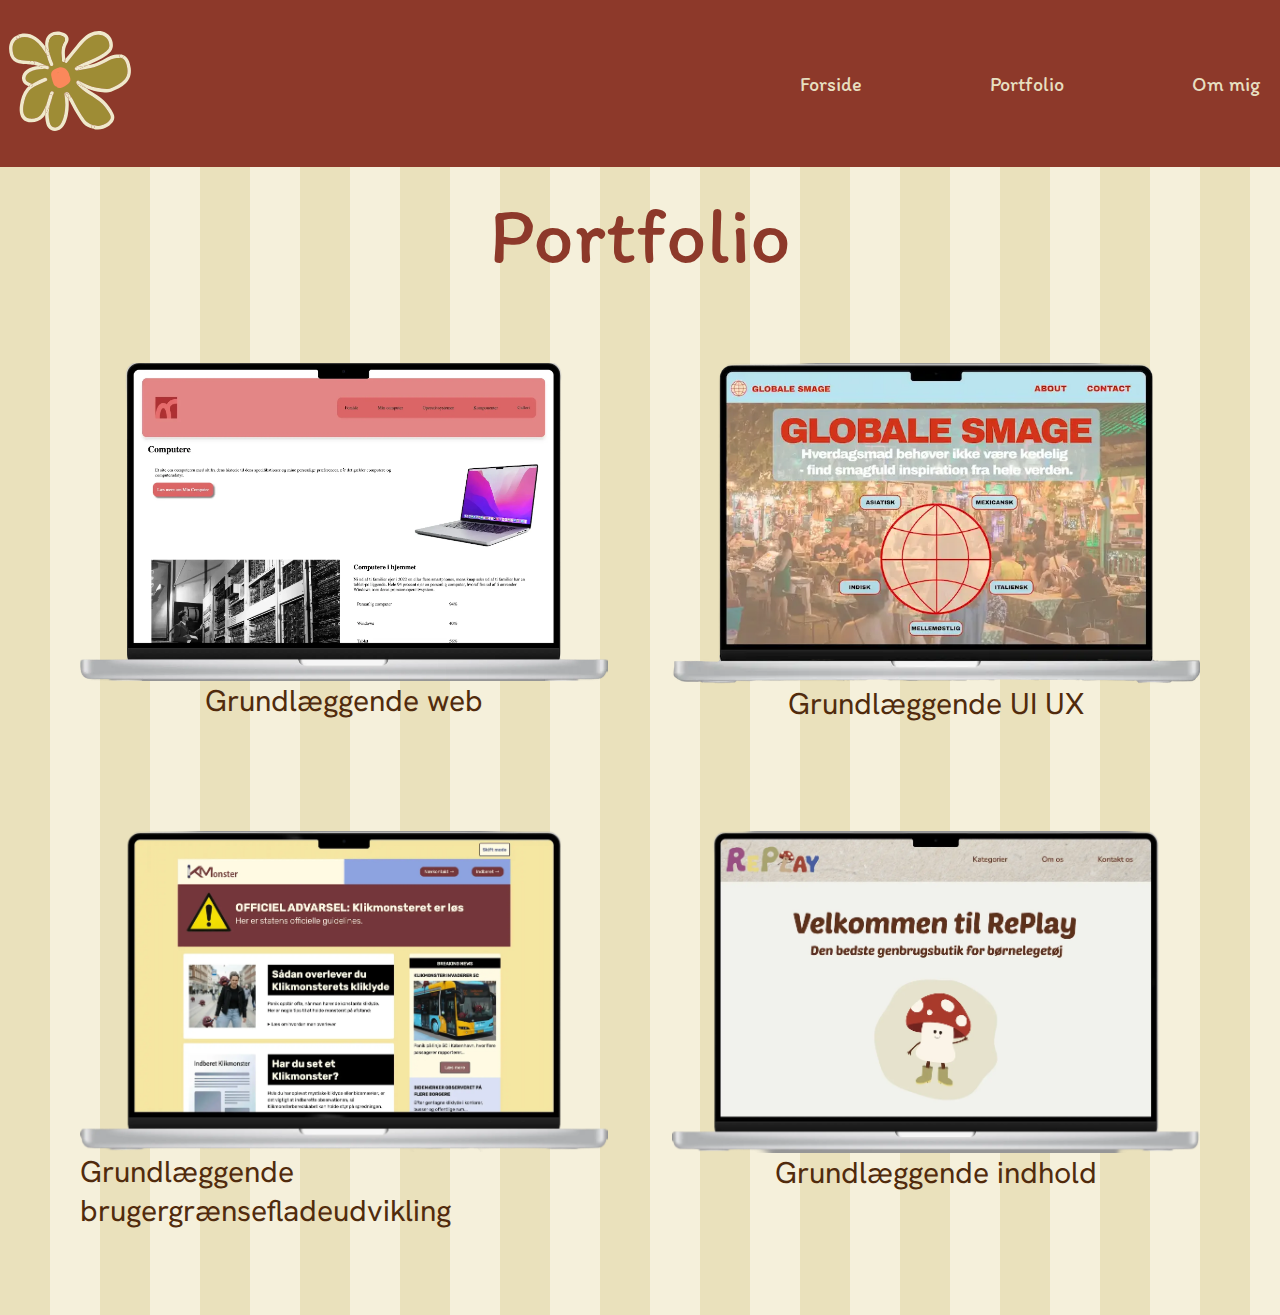
<file: portfolio.html>
<!DOCTYPE html>
<html lang="da">
  <head>
    <meta charset="UTF-8" />
    <meta name="viewport" content="width=device-width, initial-scale=1.0" />
    <link rel="stylesheet" href="css/general.css" />
    <link rel="stylesheet" href="css/index.css" />
    <link rel="stylesheet" href="css/portfolio.css" />
    <link rel="preconnect" href="https://fonts.googleapis.com" />
    <link rel="preconnect" href="https://fonts.gstatic.com" crossorigin />
    <link
      href="https://fonts.googleapis.com/css2?family=Itim&display=swap"
      rel="stylesheet"
    />
    <link
      href="https://fonts.googleapis.com/css2?family=Hanken+Grotesk:ital,wght@0,100..900;1,100..900&display=swap"
      rel="stylesheet"
    />
    <title>Portfolio</title>
  </head>
  <body>
    <header>
      <a href="index.html">
        <svg
          class="blomst"
          id="Lag_1"
          data-name="Lag 1"
          xmlns="http://www.w3.org/2000/svg"
          viewBox="0 0 282.98 345.37"
        >
          <defs>
            <style>
              .cls-4 {
                fill: #efe9cb;
              }

              .cls-5 {
                fill: #fb885b;
              }

              .cls-3 {
                fill: #9e8c35;
              }
            </style>
          </defs>
          <g>
            <path
              class="cls-4"
              d="M81.75,187.79c1.93,1.57,4.19,1.46,5.93.5.07.12.14.25.2.38,1.31,2.63.65,6.03-3,6.53-15.15,2.06-31.25,4.16-45.85-1.76-5.6-2.27-13.59-9.5-19.71-5.54-6.14,3.97-8.16,13.86-8.1,20.55.25,27.27,27.63,27.43,51.71,21.68l.06.26c-.42.12-.85.31-1.28.56-6.24,3.67-12.47,7.51-18.4,11.76-13.62.79-26.65-1.53-35.29-13.2-8.54-11.53-8.63-27.61-2.38-40.2,2.64-5.33,7.1-10.3,12.96-12,6.55-1.9,12.62.88,18.27,3.97,13.42,7.34,27.95,6.52,42.59,4.65.76.62,1.53,1.24,2.29,1.86Z"
            />
            <path
              class="cls-3"
              d="M88.33,187.87s-.01.08-.02.12c-.07.28-.23.5-.43.68-.06-.13-.13-.26-.2-.38.23-.12.44-.26.65-.42Z"
            />
            <path
              class="cls-3"
              d="M149.94,280.57c-.49.5-.89,1.13-1.17,1.91-2.44,6.85-5.59,15.47-14.09,16.05-7.81.54-14.23-4.85-18.04-11.17-8.15-13.52-9.96-31.16-8.83-46.89.2-.62.39-1.24.57-1.86.35-1.22.25-2.3-.14-3.2-.03-5.73-9.37-5.47-10.03.65-.09.8-.16,1.59-.23,2.39-4.42,13.56-12.68,25.86-12.89,40.42-.65,10.04-.98,20.19-2.22,30.17-1.16,9.29-4.39,18.58-13.61,22.47-15.35,6.46-40.55,6.08-47.16-12.54-.33-.93-.85-1.66-1.47-2.2-6.9-14.82-2.67-31.71,6.39-44.7,9.95-14.26,25.01-23.83,39.74-32.48.26-.15.5-.32.71-.5,10.02-2.37,19.76-5.8,29.17-10.18,5.83-2.72.76-11.34-5.04-8.64-6.7,3.12-17.32,7.14-28.67,9.86-24.08,5.75-51.46,5.59-51.71-21.68-.06-6.69,1.96-16.58,8.1-20.55,6.12-3.96,14.11,3.27,19.71,5.54,14.6,5.92,30.7,3.82,45.85,1.76,3.65-.5,4.31-3.9,3-6.53.2-.18.36-.4.43-.68,0-.04.02-.08.02-.12,2.29-1.67,3.29-4.88.49-7.15-16.19-13.19-32.68-26.08-48.55-39.66-14.23-12.19-29.2-27.8-30.02-47.68-.77-18.43,12.61-32.82,31.34-32.02,9.81.41,16.09,8.97,21.26,16.38,5.28,7.56,9.64,15.73,13.57,24.06,8.64,18.35,15.34,37.59,25.62,55.15,2.29,3.93,7.29,2.56,8.86-.55.01-.02.02-.03.03-.05.76-1.03,1.14-2.37.87-3.93-3.69-21.11-5.47-43.44-14.62-63.03-4.67-10-10-19.63-15.01-29.45-5.52-10.83-6.24-21.03-5.63-32.95,2.44-6.72,8.47-10.99,15.26-13.31,8.6-2.94,19.47-4.76,28.51-3.28,17.31,2.82,28.21,18.67,35.16,33.36,3.51,7.43,8.56,16.33,8.31,24.73-.27,9.27-1.18,18.8-2.98,27.9-3.59,18.15-11.98,34.73-20.35,51.06-2.24,4.37,2.26,8.35,5.83,7.44h.01c1.11.02,2.27-.32,3.33-1.17,24.6-19.59,35.06-50.55,56.56-72.8,6.02-6.23,12.9-11.21,20.34-15.63,7.23-4.28,16-11.65,24.2-6.01,14.72,10.14,21.71,30.22,15.5,46.95-.25.68-.36,1.31-.33,1.89-2.98,8.77-6.73,16.29-14.2,22.23-8.11,6.43-17.36,11.81-26.18,17.2-13.74,8.4-29.06,14.59-42.23,23.9-.26.07-.53.17-.79.29-3.9,1.71-8.17,4.58-9.67,8.71-.38,1.05-.25,2.23.22,3.27.34,2.71,2.73,5.42,6.23,4.85,18.62-3.05,37.94-3.79,56.47.24,12.54,2.72,37.79,9.37,37.13,26.31-.36,9.09-6.31,12.67-14.3,14.99-8.97,2.6-18.28,3.29-27.58,2.73-7.42-.45-14.75-1.69-21.98-3.44-6.79-2.53-13.72-4.63-20.81-6.27-4.04-1.41-8.04-2.9-12.01-4.41-6.02-2.29-8.63,7.37-2.66,9.64,2.22.85,4.45,1.68,6.69,2.49.57.61,1.38,1.07,2.44,1.29,1.07.23,2.15.47,3.21.72,6.43,2.21,12.93,4.21,19.51,5.84,8.45,3.13,16.61,6.99,24.39,11.61,6.75,4.01,12.58,8.65,15.47,16.2,2.43,6.37,3.41,13.79,2.61,20.57-2.23,18.8-23.32,19.68-38.21,17.13-14.31-2.45-29.92-6.59-41.14-16.3-6.56-5.67-10.57-13.04-14.35-20.72-4.53-9.17-8.84-18.45-13-27.79-2.62-5.87-11.23-.79-8.64,5.05,4.39,9.85,8.92,19.63,13.74,29.28,1.16,2.32,2.37,4.61,3.69,6.84Z"
            />
            <path
              class="cls-4"
              d="M102.04,156.95c-10.28-17.56-16.98-36.8-25.62-55.15-3.93-8.33-8.29-16.5-13.57-24.06-5.17-7.41-11.45-15.97-21.26-16.38-18.73-.8-32.11,13.59-31.34,32.02.82,19.88,15.79,35.49,30.02,47.68,15.87,13.58,32.36,26.47,48.55,39.66,2.8,2.27,1.8,5.48-.49,7.15-.21.16-.42.3-.65.42-1.02-1.76-2.95-3.07-5.45-2.73-.92.12-1.85.25-2.77.37-10.24-8.33-20.47-16.67-30.7-25.01-9.76-7.94-19.83-15.68-28.41-24.92C6.7,121.29-3.59,101.12,1.63,80.66c4.97-19.46,23.51-31.72,43.49-28.98,10.43,1.44,17.41,9.09,23.48,17.07,6.25,8.22,11.3,17.23,15.75,26.53,4.36,9.09,8.19,18.43,12.19,27.68,1.88,10.71,3.75,21.41,5.62,32.12.83,4.74,6.45,4.43,8.74,1.32-1.57,3.11-6.57,4.48-8.86.55Z"
            />
            <path
              class="cls-4"
              d="M266.36,106.71c1.8-5.52,9.89-3.89,9.91,1.02v.02c-.14.38-.27.76-.41,1.14-1.98,5.32-9.82,3.86-9.97-.77.16-.46.32-.93.47-1.41Z"
            />
            <path
              class="cls-4"
              d="M276,109.37c-3.05,9.35-6.7,18.29-13.95,25.21-7.3,6.96-16.48,12.13-24.95,17.52-9.39,5.97-19.03,11.38-28.93,16.46-5.09,2.61-10.17,5.25-15.01,8.27-1.1.1-2.19.2-3.28.32.26-1.26.09-2.62-.55-3.62-1.45-2.23-3.74-2.81-6.05-2.08,13.17-9.31,28.49-15.5,42.23-23.9,8.82-5.39,18.07-10.77,26.18-17.2,7.47-5.94,11.22-13.46,14.2-22.23.15,4.63,7.99,6.09,9.97.77.14-.38.27-.76.41-1.14,0,.51-.08,1.05-.27,1.62Z"
            />
            <path
              class="cls-4"
              d="M244.94,248.81c12.17,10.83,16.57,32.15,10.99,47.33-6.76,18.4-28.55,20.64-45.41,18.26-17.07-2.41-35.12-7.61-48.52-18.91-1.99-1.69-3.8-3.52-5.45-5.46.67-1.62,1.28-3.26,1.86-4.89,1.89-5.3-5.19-7.96-8.47-4.57-1.32-2.23-2.53-4.52-3.69-6.84-4.82-9.65-9.35-19.43-13.74-29.28-2.59-5.84,6.02-10.92,8.64-5.05,4.16,9.34,8.47,18.62,13,27.79,3.78,7.68,7.79,15.05,14.35,20.72,11.22,9.71,26.83,13.85,41.14,16.3,14.89,2.55,35.98,1.67,38.21-17.13.8-6.78-.18-14.2-2.61-20.57-2.89-7.55-8.72-12.19-15.47-16.2-7.78-4.62-15.94-8.48-24.39-11.61,6.38,1.59,12.85,2.83,19.42,3.59,4.14.48,8.29.72,12.44.71,2.72,1.77,5.31,3.69,7.7,5.81Z"
            />
            <path
              class="cls-4"
              d="M237.24,243c-4.15.01-8.3-.23-12.44-.71-6.57-.76-13.04-2-19.42-3.59-6.36-2.35-12.87-4.3-19.51-5.84-1.89-.66-3.77-1.33-5.65-2.01-2.85-2.99-.12-9.47,5.1-8.36.96.21,1.92.42,2.88.64,6.84,2.4,13.78,4.58,20.81,6.27,3.05,1.14,6.07,2.37,9.06,3.68,6.43,2.83,13.12,5.99,19.17,9.92Z"
            />
            <path
              class="cls-4"
              d="M209.01,229.4c-7.03-1.69-13.97-3.87-20.81-6.27,7.09,1.64,14.02,3.74,20.81,6.27Z"
            />
            <path
              class="cls-4"
              d="M205.38,238.7c-6.58-1.63-13.08-3.63-19.51-5.84,6.64,1.54,13.15,3.49,19.51,5.84Z"
            />
            <path
              class="cls-4"
              d="M189.33,173.53c.64,1,.81,2.36.55,3.62-4.15.42-8.29.98-12.41,1.64,1.4-1.89,2.9-3.72,3.85-5.93.65-.48,1.3-.95,1.96-1.41,2.31-.73,4.6-.15,6.05,2.08Z"
            />
            <path
              class="cls-4"
              d="M185.87,232.86c-1.06-.25-2.14-.49-3.21-.72-1.06-.22-1.87-.68-2.44-1.29,1.88.68,3.76,1.35,5.65,2.01Z"
            />
            <path
              class="cls-4"
              d="M185.32,222.49c-5.22-1.11-7.95,5.37-5.1,8.36-2.24-.81-4.47-1.64-6.69-2.49-5.97-2.27-3.36-11.93,2.66-9.64,3.97,1.51,7.97,3,12.01,4.41-.96-.22-1.92-.43-2.88-.64Z"
            />
            <path
              class="cls-4"
              d="M193.16,176.83c-3.7,2.32-7.25,4.86-10.54,7.78-.65.58-1.33.94-2.03,1.14.62-.48,1.14-1.11,1.53-1.86.04-.04.08-.09.13-.14.24-.24.49-.46.75-.69.26-.21.39-.32.39-.33.2-.15.4-.28.6-.42,1.12-.76,2.31-1.39,3.55-1.94,1.26-.55,2.06-1.83,2.34-3.22,1.09-.12,2.18-.22,3.28-.32Z"
            />
            <path
              class="cls-4"
              d="M182.46,183.11c-.1.27-.21.53-.34.78-.43.45-.31.19.34-.78Z"
            />
            <path
              class="cls-4"
              d="M180.59,185.75c-.42.12-.85.18-1.28.18h-.01c-.11-.03-.2-.06-.3-.09-2.63-.86-3.42-2.65-3.19-4.61.5-.84,1.07-1.65,1.66-2.44,4.12-.66,8.26-1.22,12.41-1.64-.28,1.39-1.08,2.67-2.34,3.22-1.24.55-2.43,1.18-3.55,1.94-.2.14-.4.27-.6.42,0,0-.13.12-.39.33-.26.23-.51.45-.75.69-.05.05-.09.1-.13.14.13-.25.24-.51.34-.78-.65.97-.77,1.23-.34.78-.39.75-.91,1.38-1.53,1.86Z"
            />
            <path
              class="cls-4"
              d="M176.31,186.6c1.64.38,3.13.03,4.28-.85.7-.2,1.38-.56,2.03-1.14,3.29-2.92,6.84-5.46,10.54-7.78,14.5-1.27,29.09-.93,43.47,1.97,14,2.82,30.88,7.93,40.17,19.58,8.57,10.74,8.22,27.79-3.54,36.28-6.2,4.47-15.01,6.23-22.44,7.33-4.52.66-9.04.99-13.58,1.01-6.05-3.93-12.74-7.09-19.17-9.92-2.99-1.31-6.01-2.54-9.06-3.68,7.23,1.75,14.56,2.99,21.98,3.44,9.3.56,18.61-.13,27.58-2.73,7.99-2.32,13.94-5.9,14.3-14.99.66-16.94-24.59-23.59-37.13-26.31-18.53-4.03-37.85-3.29-56.47-.24-3.5.57-5.89-2.14-6.23-4.85.61,1.4,1.84,2.56,3.27,2.88Z"
            />
            <path
              class="cls-4"
              d="M180.59,185.75c-1.15.88-2.64,1.23-4.28.85-1.43-.32-2.66-1.48-3.27-2.88-.28-2.17.75-4.33,3.57-4.79.29-.05.57-.09.86-.14-.59.79-1.16,1.6-1.66,2.44-.23,1.96.56,3.75,3.19,4.61.1.03.19.06.3.09h.01c.43,0,.86-.06,1.28-.18Z"
            />
            <path
              class="cls-4"
              d="M181.32,172.86c-.95,2.21-2.45,4.04-3.85,5.93-.29.05-.57.09-.86.14-2.82.46-3.85,2.62-3.57,4.79-.47-1.04-.6-2.22-.22-3.27,1.5-4.13,5.77-7,9.67-8.71.26-.12.53-.22.79-.29-.66.46-1.31.93-1.96,1.41Z"
            />
            <path
              class="cls-4"
              d="M156.55,290.03c-2.51-2.93-4.67-6.12-6.61-9.46,3.28-3.39,10.36-.73,8.47,4.57-.58,1.63-1.19,3.27-1.86,4.89Z"
            />
            <path
              class="cls-4"
              d="M148.77,282.48c.28-.78.68-1.41,1.17-1.91,1.94,3.34,4.1,6.53,6.61,9.46-3.08,7.51-7.37,14.5-15.54,17.34-9.12,3.16-19.45-.26-26.34-6.59-7.86-7.24-11.77-18.03-14.2-28.17-.77-3.22-1.38-6.46-1.84-9.72,2.84-7.52,6.75-14.81,9.18-22.42-1.13,15.73.68,33.37,8.83,46.89,3.81,6.32,10.23,11.71,18.04,11.17,8.5-.58,11.65-9.2,14.09-16.05Z"
            />
            <path
              class="cls-4"
              d="M149.08,152.5c4.45-8.67,8.91-17.43,12.73-26.43,3.81-5.13,7.33-10.49,10.8-15.88,7.57-11.79,15.01-23.81,24.49-34.2,10.26-11.25,23.65-20.09,37.39-26.55,15.01-7.05,27.41,3.98,35.5,16.07,8.26,12.36,11.09,28.06,6.28,42.22-.02-4.91-8.11-6.54-9.91-1.02-.15.48-.31.95-.47,1.41-.03-.58.08-1.21.33-1.89,6.21-16.73-.78-36.81-15.5-46.95-8.2-5.64-16.97,1.73-24.2,6.01-7.44,4.42-14.32,9.4-20.34,15.63-21.5,22.25-31.96,53.21-56.56,72.8-1.06.85-2.22,1.19-3.33,1.17,1.09-.29,2.1-1.04,2.79-2.39Z"
            />
            <path
              class="cls-4"
              d="M161.81,126.07c-3.82,9-8.28,17.76-12.73,26.43-.69,1.35-1.7,2.1-2.79,2.39h-.01c-4.13-.07-7.69-5.09-3.73-8.24,7.47-5.95,13.66-13.01,19.26-20.58Z"
            />
            <path
              class="cls-4"
              d="M96.54,122.96c4.25,9.87,8.69,19.64,14.13,28.94.94,1.61.89,3.17.26,4.45-.01.02-.02.03-.03.05-2.29,3.11-7.91,3.42-8.74-1.32-1.87-10.71-3.74-21.41-5.62-32.12Z"
            />
            <path
              class="cls-4"
              d="M108.21,236.06c.02-.22.04-.44.03-.65.39.9.49,1.98.14,3.2-.18.62-.37,1.24-.57,1.86.11-1.49.24-2.96.4-4.41Z"
            />
            <path
              class="cls-4"
              d="M108.24,235.41c.01.21-.01.43-.03.65-.16,1.45-.29,2.92-.4,4.41-2.43,7.61-6.34,14.9-9.18,22.42-1.15-8.09-1.35-16.29-.65-24.44.27-.83.52-1.66.76-2.5,1.41-4.97,7.92-4.24,9.5-.54Z"
            />
            <path
              class="cls-4"
              d="M98.21,236.06c.66-6.12,10-6.38,10.03-.65-1.58-3.7-8.09-4.43-9.5.54-.24.84-.49,1.67-.76,2.5.07-.8.14-1.59.23-2.39Z"
            />
            <path
              class="cls-4"
              d="M97.98,238.45c-.7,8.15-.5,16.35.65,24.44-1.72,4.54-3.05,9.17-3.42,14,.16-6.17-9.58-6.05-10.01.26-.04.57-.08,1.15-.11,1.72.21-14.56,8.47-26.86,12.89-40.42Z"
            />
            <path
              class="cls-4"
              d="M85.2,277.15c.43-6.31,10.17-6.43,10.01-.26-.01.03-.01.05-.01.07-.05.54-.07,1.07-.09,1.61-.09,1.56-.17,3.16-.23,4.79-1.55,4.43-9.47,3.76-9.75-1.93-.04-.86-.06-1.72-.04-2.56.03-.57.07-1.15.11-1.72Z"
            />
            <path
              class="cls-4"
              d="M95.2,276.96c.01.06,0,.13,0,.19-.03.47-.06.94-.09,1.42.02-.54.04-1.07.09-1.61Z"
            />
            <path
              class="cls-4"
              d="M95.13,281.43c.04.73-.06,1.37-.25,1.93.06-1.63.14-3.23.23-4.79-.04.94-.03,1.9.02,2.86Z"
            />
            <path
              class="cls-4"
              d="M79.46,185.93c.92-.12,1.85-.25,2.77-.37,2.5-.34,4.43.97,5.45,2.73-1.74.96-4,1.07-5.93-.5-.76-.62-1.53-1.24-2.29-1.86Z"
            />
            <path
              class="cls-4"
              d="M111.8,152.42c.27,1.56-.11,2.9-.87,3.93.63-1.28.68-2.84-.26-4.45-5.44-9.3-9.88-19.07-14.13-28.94-.16-.89-.31-1.79-.47-2.68-1.94-11.09-5.06-20.83-9.97-30.97-5.02-10.36-11.17-20.29-15.64-30.9-3.93-9.33-4.42-18.81-4.04-28.68,1.58,3.97,8.29,4.86,9.42-.31.18-.84.42-1.65.7-2.43-.61,11.92.11,22.12,5.63,32.95,5.01,9.82,10.34,19.45,15.01,29.45,9.15,19.59,10.93,41.92,14.62,63.03Z"
            />
            <path
              class="cls-4"
              d="M76.56,26.62c-.01.12-.01.25-.02.37-.28.78-.52,1.59-.7,2.43-1.13,5.17-7.84,4.28-9.42.31.03-1.03.08-2.07.14-3.11.35-6.41,10.35-6.43,10,0Z"
            />
            <path
              class="cls-4"
              d="M76.56,26.62c.35-6.43-9.65-6.41-10,0-.06,1.04-.11,2.08-.14,3.11-.36-.86-.46-1.86-.22-2.97C70.15,8.52,89.3,2.81,105.5.75c16.41-2.08,30.8,2.26,42.61,14.04,11.37,11.35,17.86,26.86,23.52,41.63,3.03,7.88,2,15.84,1.28,24.07-.75,8.6-1.86,17.19-4.09,25.54-1.82,6.86-4.25,13.52-7.01,20.04-5.6,7.57-11.79,14.63-19.26,20.58-3.96,3.15-.4,8.17,3.73,8.24-3.57.91-8.07-3.07-5.83-7.44,8.37-16.33,16.76-32.91,20.35-51.06,1.8-9.1,2.71-18.63,2.98-27.9.25-8.4-4.8-17.3-8.31-24.73-6.95-14.69-17.85-30.54-35.16-33.36-9.04-1.48-19.91.34-28.51,3.28-6.79,2.32-12.82,6.59-15.26,13.31.01-.12.01-.25.02-.37Z"
            />
            <path
              class="cls-4"
              d="M62.99,230.39c4.75-1.33,8.49,5.44,4.48,8.7-7.27,1.73-14.68,2.9-22.2,3.49-.66.05-1.31.09-1.96.13,5.93-4.25,12.16-8.09,18.4-11.76.43-.25.86-.44,1.28-.56Z"
            />
            <path
              class="cls-4"
              d="M62.99,230.39l-.06-.26c11.35-2.72,21.97-6.74,28.67-9.86,5.8-2.7,10.87,5.92,5.04,8.64-9.41,4.38-19.15,7.81-29.17,10.18,4.01-3.26.27-10.03-4.48-8.7Z"
            />
            <path
              class="cls-4"
              d="M13.62,324.5c3.5,3.49,10.38-1.15,7.69-6.34-.24-.46-.47-.93-.68-1.39.62.54,1.14,1.27,1.47,2.2,6.61,18.62,31.81,19,47.16,12.54,9.22-3.89,12.45-13.18,13.61-22.47,1.24-9.98,1.57-20.13,2.22-30.17-.02.84,0,1.7.04,2.56.28,5.69,8.2,6.36,9.75,1.93-.92,22.09-.44,50.06-24.59,58.41-20.26,7.01-47.07,3.84-56.67-17.27Z"
            />
            <path
              class="cls-4"
              d="M21.31,318.16c2.69,5.19-4.19,9.83-7.69,6.34-.43-.92-.82-1.88-1.17-2.87-1.82-5.15,4.79-7.79,8.18-4.86.21.46.44.93.68,1.39Z"
            />
            <path
              class="cls-4"
              d="M12.68,323.2c-8.9-17.18-6.18-37.37,3.9-53.44,6.87-10.97,16.33-19.61,26.73-27.05.65-.04,1.3-.08,1.96-.13,7.52-.59,14.93-1.76,22.2-3.49-.21.18-.45.35-.71.5-14.73,8.65-29.79,18.22-39.74,32.48-9.06,12.99-13.29,29.88-6.39,44.7-3.39-2.93-10-.29-8.18,4.86.35.99.74,1.95,1.17,2.87-.35-.34-.67-.78-.94-1.3Z"
            />
          </g>
          <path
            class="cls-5"
            d="M113.04,193.22c3.73-2.34,7.52-4.58,11.4-6.66,2.19-1.17,9.06-6.05,11.43-5.1,1.8.72,3.5,8.28,4.26,10.25,1.71,4.38,3.42,8.76,5.13,13.15.43,1.1,2.03,3.69,1.28,4.88-.6.95-4.48,1.59-5.56,1.93-4.33,1.35-8.71,2.56-13.13,3.58s-7.38,1.49-9.9-2.9c-2.03-3.52-4.05-7.41-4.86-11.42-1.63-8.09,6.51-16.37,14.53-16.73s12.16,8.29,13.63,14.93c.15.67.51,1.65.46,2.33-.12,1.57.47.46-.91,1.7-1.16,1.04-3.21,1.71-4.63,2.28-3.67,1.49-7.77,2.86-11.66,3.61-8.54,1.65-9.02-10.25-5.31-15.31,3.7-5.05,15.24-4.8,13.2,3.46-.46,1.87-1.51,2.72-3.34,3.37-.5.18-1.59.59-2.13.47-1.18-.28.1.76-.38-.58s-.15-4.09,1.05-5.01c.05-.03,1.03-.54,1.05-.57.35-.03.68.01,1,.14.85.29.18.18-2.01-.33,3.05.4,6.09.8,9.14,1.19l-.26-.94-.5,3.85-.35.33-3.85.5c3.43.52,6.28,5.28,8.75,7.46,2.66,2.33,5.68,4.38,9.21,5.05,8.69,1.67,12.32-5.62,11.12-13.12-1.31-8.21-6.53-15.12-11.68-21.38-4.65-5.65-11.89-9.2-18.06-3.44-4.71,4.4,2.37,11.46,7.07,7.07,1.43-1.34,10.04,11.96,10.75,13.34.32.62,3.37,8.02,2.29,8.3.7-.19-2.66-2.1-2.53-2.01-.95-.65-1.77-1.5-2.59-2.3-3.34-3.26-6.74-7.99-11.67-8.61s-8.64,3.71-7.33,8.55c1.21,4.48,6.71,4.51,9.14,1.19,4.69-6.41-4-14.53-10.14-9.46-6.03,4.97-1.27,14.13,6.07,13.3,7.69-.87,9.67-10.79,4.45-15.74-5.02-4.76-13.37-3.47-17.33,1.9s-4.58,16.43,2.06,20.17,16.02-.65,19.32-6.65c8.1-14.69-9.41-28-22.89-21.19-13.39,6.76-15.8,32.71,1.08,36.91,7.59,1.89,18.12-2.68,24.8-6.04,3.34-1.68,6.89-3.79,7.85-7.63,1.03-4.11-.59-9.52-1.97-13.39-2.65-7.44-7.77-14.22-15.53-16.78-8.53-2.81-17.26,1.14-23.61,6.86-6.75,6.08-9.16,14.57-6.57,23.28,2.18,7.35,6.55,18.05,14.7,20.32,5.05,1.41,10.51-.32,15.43-1.57s10.28-2.64,15.14-4.59c3.76-1.51,7.36-4.08,7.89-8.41.62-5.16-3.07-11.15-4.9-15.84-2.12-5.43-4.13-10.93-6.38-16.31-1.63-3.89-4.16-6.83-8.59-7.31s-8.83,1.81-12.79,3.77c-5.64,2.79-11.11,5.9-16.44,9.25s-.42,12.07,5.05,8.63h0Z"
          />
        </svg>
      </a>
      <nav id="menu">
        <a href="index.html">Forside</a>
        <a href="portfolio.html">Portfolio</a>
        <a href="om_mig.html">Om mig</a>
      </nav>

      <button id="burger">☰</button>
    </header>
    <div id="overlay"></div>
    <main>
      <h1>Portfolio</h1>

      <div class="temaer">
        <a href="web.html" class="tema-link">
          <div class="web">
            <img src="eksamen_img/web.webp" />
            <h2 class="h2_portfolio">Grundlæggende web</h2>
          </div>
        </a>
        <a href="ui_ux.html" class="tema-link">
          <div class="ui_ux">
            <img src="eksamen_img/ui_ux.webp" />
            <h2 class="h2_portfolio">Grundlæggende UI UX</h2>
          </div>
        </a>
        <a href="brugergrænseflade.html" class="tema-link">
          <div class="brugergrænsefladeudvikling">
            <img src="eksamen_img/brugergrænseflade.webp" />
            <h2 class="h2_portfolio">
              Grundlæggende brugergrænsefladeudvikling
            </h2>
          </div>
        </a>
        <a href="indhold.html" class="tema-link">
          <div class="indhold">
            <img src="eksamen_img/indhold.webp" />
            <h2 class="h2_portfolio">Grundlæggende indhold</h2>
          </div>
        </a>
      </div>
    </main>
    <script src="js/header.js"></script>
  </body>
</html>
</file>
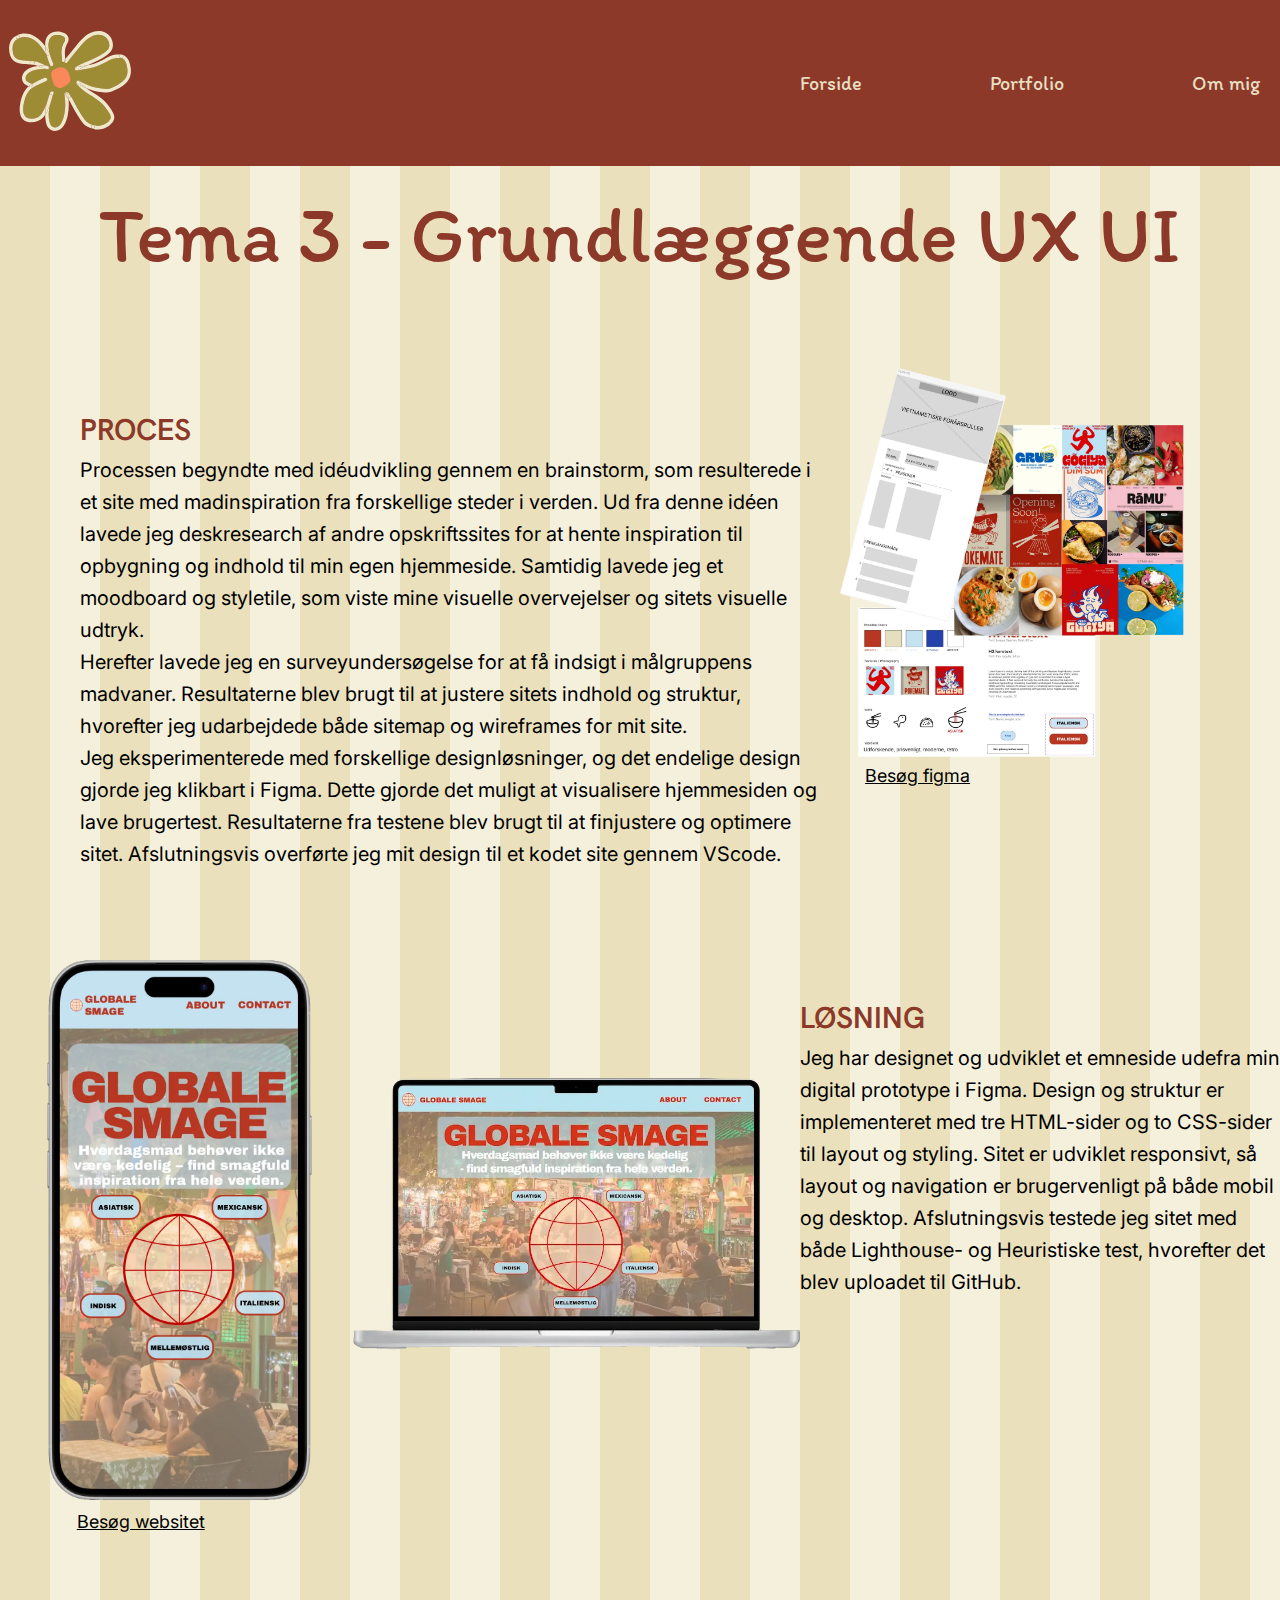
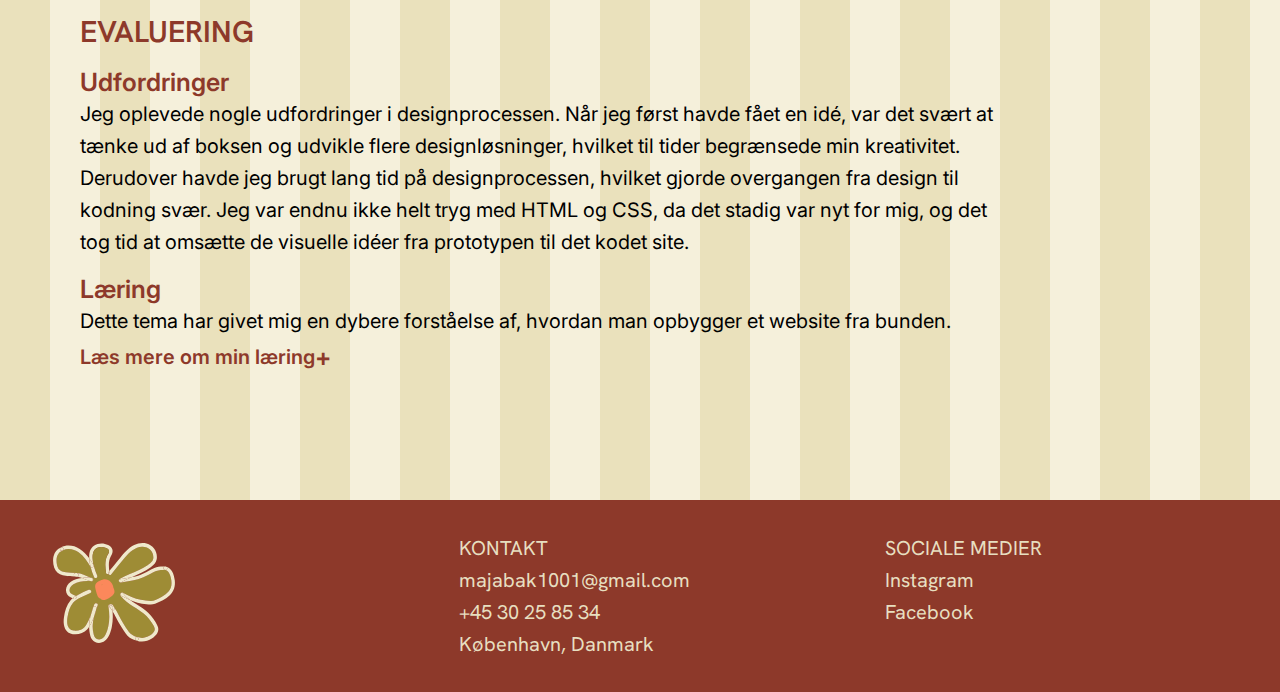
<file: ui_ux.html>
<!DOCTYPE html>
<html lang="da">
  <head>
    <meta charset="UTF-8" />
    <meta name="viewport" content="width=device-width, initial-scale=1.0" />
    <link rel="stylesheet" href="css/general.css" />
    <link rel="stylesheet" href="css/index.css" />
    <link rel="stylesheet" href="css/ui_ux.css" />
    <link rel="stylesheet" href="css/web.css" />
    <link
      href="https://fonts.googleapis.com/css2?family=Itim&display=swap"
      rel="stylesheet"
    />
    <link
      href="https://fonts.googleapis.com/css2?family=Hanken+Grotesk:ital,wght@0,100..900;1,100..900&display=swap"
      rel="stylesheet"
    />
    <link
      href="https://fonts.googleapis.com/css2?family=Inter:ital,opsz,wght@0,14..32,100..900;1,14..32,100..900&display=swap"
      rel="stylesheet"
    />
    <title>Tema 3</title>
    <meta name="robots" content="noindex" />
  </head>
  <body>
    <header>
      <a href="index.html">
        <svg
          class="blomst"
          id="Lag_1"
          data-name="Lag 1"
          xmlns="http://www.w3.org/2000/svg"
          viewBox="0 0 282.98 345.37"
        >
          <defs>
            <style>
              .cls-4 {
                fill: #efe9cb;
              }

              .cls-5 {
                fill: #fb885b;
              }

              .cls-3 {
                fill: #9e8c35;
              }
            </style>
          </defs>
          <g>
            <path
              class="cls-4"
              d="M81.75,187.79c1.93,1.57,4.19,1.46,5.93.5.07.12.14.25.2.38,1.31,2.63.65,6.03-3,6.53-15.15,2.06-31.25,4.16-45.85-1.76-5.6-2.27-13.59-9.5-19.71-5.54-6.14,3.97-8.16,13.86-8.1,20.55.25,27.27,27.63,27.43,51.71,21.68l.06.26c-.42.12-.85.31-1.28.56-6.24,3.67-12.47,7.51-18.4,11.76-13.62.79-26.65-1.53-35.29-13.2-8.54-11.53-8.63-27.61-2.38-40.2,2.64-5.33,7.1-10.3,12.96-12,6.55-1.9,12.62.88,18.27,3.97,13.42,7.34,27.95,6.52,42.59,4.65.76.62,1.53,1.24,2.29,1.86Z"
            />
            <path
              class="cls-3"
              d="M88.33,187.87s-.01.08-.02.12c-.07.28-.23.5-.43.68-.06-.13-.13-.26-.2-.38.23-.12.44-.26.65-.42Z"
            />
            <path
              class="cls-3"
              d="M149.94,280.57c-.49.5-.89,1.13-1.17,1.91-2.44,6.85-5.59,15.47-14.09,16.05-7.81.54-14.23-4.85-18.04-11.17-8.15-13.52-9.96-31.16-8.83-46.89.2-.62.39-1.24.57-1.86.35-1.22.25-2.3-.14-3.2-.03-5.73-9.37-5.47-10.03.65-.09.8-.16,1.59-.23,2.39-4.42,13.56-12.68,25.86-12.89,40.42-.65,10.04-.98,20.19-2.22,30.17-1.16,9.29-4.39,18.58-13.61,22.47-15.35,6.46-40.55,6.08-47.16-12.54-.33-.93-.85-1.66-1.47-2.2-6.9-14.82-2.67-31.71,6.39-44.7,9.95-14.26,25.01-23.83,39.74-32.48.26-.15.5-.32.71-.5,10.02-2.37,19.76-5.8,29.17-10.18,5.83-2.72.76-11.34-5.04-8.64-6.7,3.12-17.32,7.14-28.67,9.86-24.08,5.75-51.46,5.59-51.71-21.68-.06-6.69,1.96-16.58,8.1-20.55,6.12-3.96,14.11,3.27,19.71,5.54,14.6,5.92,30.7,3.82,45.85,1.76,3.65-.5,4.31-3.9,3-6.53.2-.18.36-.4.43-.68,0-.04.02-.08.02-.12,2.29-1.67,3.29-4.88.49-7.15-16.19-13.19-32.68-26.08-48.55-39.66-14.23-12.19-29.2-27.8-30.02-47.68-.77-18.43,12.61-32.82,31.34-32.02,9.81.41,16.09,8.97,21.26,16.38,5.28,7.56,9.64,15.73,13.57,24.06,8.64,18.35,15.34,37.59,25.62,55.15,2.29,3.93,7.29,2.56,8.86-.55.01-.02.02-.03.03-.05.76-1.03,1.14-2.37.87-3.93-3.69-21.11-5.47-43.44-14.62-63.03-4.67-10-10-19.63-15.01-29.45-5.52-10.83-6.24-21.03-5.63-32.95,2.44-6.72,8.47-10.99,15.26-13.31,8.6-2.94,19.47-4.76,28.51-3.28,17.31,2.82,28.21,18.67,35.16,33.36,3.51,7.43,8.56,16.33,8.31,24.73-.27,9.27-1.18,18.8-2.98,27.9-3.59,18.15-11.98,34.73-20.35,51.06-2.24,4.37,2.26,8.35,5.83,7.44h.01c1.11.02,2.27-.32,3.33-1.17,24.6-19.59,35.06-50.55,56.56-72.8,6.02-6.23,12.9-11.21,20.34-15.63,7.23-4.28,16-11.65,24.2-6.01,14.72,10.14,21.71,30.22,15.5,46.95-.25.68-.36,1.31-.33,1.89-2.98,8.77-6.73,16.29-14.2,22.23-8.11,6.43-17.36,11.81-26.18,17.2-13.74,8.4-29.06,14.59-42.23,23.9-.26.07-.53.17-.79.29-3.9,1.71-8.17,4.58-9.67,8.71-.38,1.05-.25,2.23.22,3.27.34,2.71,2.73,5.42,6.23,4.85,18.62-3.05,37.94-3.79,56.47.24,12.54,2.72,37.79,9.37,37.13,26.31-.36,9.09-6.31,12.67-14.3,14.99-8.97,2.6-18.28,3.29-27.58,2.73-7.42-.45-14.75-1.69-21.98-3.44-6.79-2.53-13.72-4.63-20.81-6.27-4.04-1.41-8.04-2.9-12.01-4.41-6.02-2.29-8.63,7.37-2.66,9.64,2.22.85,4.45,1.68,6.69,2.49.57.61,1.38,1.07,2.44,1.29,1.07.23,2.15.47,3.21.72,6.43,2.21,12.93,4.21,19.51,5.84,8.45,3.13,16.61,6.99,24.39,11.61,6.75,4.01,12.58,8.65,15.47,16.2,2.43,6.37,3.41,13.79,2.61,20.57-2.23,18.8-23.32,19.68-38.21,17.13-14.31-2.45-29.92-6.59-41.14-16.3-6.56-5.67-10.57-13.04-14.35-20.72-4.53-9.17-8.84-18.45-13-27.79-2.62-5.87-11.23-.79-8.64,5.05,4.39,9.85,8.92,19.63,13.74,29.28,1.16,2.32,2.37,4.61,3.69,6.84Z"
            />
            <path
              class="cls-4"
              d="M102.04,156.95c-10.28-17.56-16.98-36.8-25.62-55.15-3.93-8.33-8.29-16.5-13.57-24.06-5.17-7.41-11.45-15.97-21.26-16.38-18.73-.8-32.11,13.59-31.34,32.02.82,19.88,15.79,35.49,30.02,47.68,15.87,13.58,32.36,26.47,48.55,39.66,2.8,2.27,1.8,5.48-.49,7.15-.21.16-.42.3-.65.42-1.02-1.76-2.95-3.07-5.45-2.73-.92.12-1.85.25-2.77.37-10.24-8.33-20.47-16.67-30.7-25.01-9.76-7.94-19.83-15.68-28.41-24.92C6.7,121.29-3.59,101.12,1.63,80.66c4.97-19.46,23.51-31.72,43.49-28.98,10.43,1.44,17.41,9.09,23.48,17.07,6.25,8.22,11.3,17.23,15.75,26.53,4.36,9.09,8.19,18.43,12.19,27.68,1.88,10.71,3.75,21.41,5.62,32.12.83,4.74,6.45,4.43,8.74,1.32-1.57,3.11-6.57,4.48-8.86.55Z"
            />
            <path
              class="cls-4"
              d="M266.36,106.71c1.8-5.52,9.89-3.89,9.91,1.02v.02c-.14.38-.27.76-.41,1.14-1.98,5.32-9.82,3.86-9.97-.77.16-.46.32-.93.47-1.41Z"
            />
            <path
              class="cls-4"
              d="M276,109.37c-3.05,9.35-6.7,18.29-13.95,25.21-7.3,6.96-16.48,12.13-24.95,17.52-9.39,5.97-19.03,11.38-28.93,16.46-5.09,2.61-10.17,5.25-15.01,8.27-1.1.1-2.19.2-3.28.32.26-1.26.09-2.62-.55-3.62-1.45-2.23-3.74-2.81-6.05-2.08,13.17-9.31,28.49-15.5,42.23-23.9,8.82-5.39,18.07-10.77,26.18-17.2,7.47-5.94,11.22-13.46,14.2-22.23.15,4.63,7.99,6.09,9.97.77.14-.38.27-.76.41-1.14,0,.51-.08,1.05-.27,1.62Z"
            />
            <path
              class="cls-4"
              d="M244.94,248.81c12.17,10.83,16.57,32.15,10.99,47.33-6.76,18.4-28.55,20.64-45.41,18.26-17.07-2.41-35.12-7.61-48.52-18.91-1.99-1.69-3.8-3.52-5.45-5.46.67-1.62,1.28-3.26,1.86-4.89,1.89-5.3-5.19-7.96-8.47-4.57-1.32-2.23-2.53-4.52-3.69-6.84-4.82-9.65-9.35-19.43-13.74-29.28-2.59-5.84,6.02-10.92,8.64-5.05,4.16,9.34,8.47,18.62,13,27.79,3.78,7.68,7.79,15.05,14.35,20.72,11.22,9.71,26.83,13.85,41.14,16.3,14.89,2.55,35.98,1.67,38.21-17.13.8-6.78-.18-14.2-2.61-20.57-2.89-7.55-8.72-12.19-15.47-16.2-7.78-4.62-15.94-8.48-24.39-11.61,6.38,1.59,12.85,2.83,19.42,3.59,4.14.48,8.29.72,12.44.71,2.72,1.77,5.31,3.69,7.7,5.81Z"
            />
            <path
              class="cls-4"
              d="M237.24,243c-4.15.01-8.3-.23-12.44-.71-6.57-.76-13.04-2-19.42-3.59-6.36-2.35-12.87-4.3-19.51-5.84-1.89-.66-3.77-1.33-5.65-2.01-2.85-2.99-.12-9.47,5.1-8.36.96.21,1.92.42,2.88.64,6.84,2.4,13.78,4.58,20.81,6.27,3.05,1.14,6.07,2.37,9.06,3.68,6.43,2.83,13.12,5.99,19.17,9.92Z"
            />
            <path
              class="cls-4"
              d="M209.01,229.4c-7.03-1.69-13.97-3.87-20.81-6.27,7.09,1.64,14.02,3.74,20.81,6.27Z"
            />
            <path
              class="cls-4"
              d="M205.38,238.7c-6.58-1.63-13.08-3.63-19.51-5.84,6.64,1.54,13.15,3.49,19.51,5.84Z"
            />
            <path
              class="cls-4"
              d="M189.33,173.53c.64,1,.81,2.36.55,3.62-4.15.42-8.29.98-12.41,1.64,1.4-1.89,2.9-3.72,3.85-5.93.65-.48,1.3-.95,1.96-1.41,2.31-.73,4.6-.15,6.05,2.08Z"
            />
            <path
              class="cls-4"
              d="M185.87,232.86c-1.06-.25-2.14-.49-3.21-.72-1.06-.22-1.87-.68-2.44-1.29,1.88.68,3.76,1.35,5.65,2.01Z"
            />
            <path
              class="cls-4"
              d="M185.32,222.49c-5.22-1.11-7.95,5.37-5.1,8.36-2.24-.81-4.47-1.64-6.69-2.49-5.97-2.27-3.36-11.93,2.66-9.64,3.97,1.51,7.97,3,12.01,4.41-.96-.22-1.92-.43-2.88-.64Z"
            />
            <path
              class="cls-4"
              d="M193.16,176.83c-3.7,2.32-7.25,4.86-10.54,7.78-.65.58-1.33.94-2.03,1.14.62-.48,1.14-1.11,1.53-1.86.04-.04.08-.09.13-.14.24-.24.49-.46.75-.69.26-.21.39-.32.39-.33.2-.15.4-.28.6-.42,1.12-.76,2.31-1.39,3.55-1.94,1.26-.55,2.06-1.83,2.34-3.22,1.09-.12,2.18-.22,3.28-.32Z"
            />
            <path
              class="cls-4"
              d="M182.46,183.11c-.1.27-.21.53-.34.78-.43.45-.31.19.34-.78Z"
            />
            <path
              class="cls-4"
              d="M180.59,185.75c-.42.12-.85.18-1.28.18h-.01c-.11-.03-.2-.06-.3-.09-2.63-.86-3.42-2.65-3.19-4.61.5-.84,1.07-1.65,1.66-2.44,4.12-.66,8.26-1.22,12.41-1.64-.28,1.39-1.08,2.67-2.34,3.22-1.24.55-2.43,1.18-3.55,1.94-.2.14-.4.27-.6.42,0,0-.13.12-.39.33-.26.23-.51.45-.75.69-.05.05-.09.1-.13.14.13-.25.24-.51.34-.78-.65.97-.77,1.23-.34.78-.39.75-.91,1.38-1.53,1.86Z"
            />
            <path
              class="cls-4"
              d="M176.31,186.6c1.64.38,3.13.03,4.28-.85.7-.2,1.38-.56,2.03-1.14,3.29-2.92,6.84-5.46,10.54-7.78,14.5-1.27,29.09-.93,43.47,1.97,14,2.82,30.88,7.93,40.17,19.58,8.57,10.74,8.22,27.79-3.54,36.28-6.2,4.47-15.01,6.23-22.44,7.33-4.52.66-9.04.99-13.58,1.01-6.05-3.93-12.74-7.09-19.17-9.92-2.99-1.31-6.01-2.54-9.06-3.68,7.23,1.75,14.56,2.99,21.98,3.44,9.3.56,18.61-.13,27.58-2.73,7.99-2.32,13.94-5.9,14.3-14.99.66-16.94-24.59-23.59-37.13-26.31-18.53-4.03-37.85-3.29-56.47-.24-3.5.57-5.89-2.14-6.23-4.85.61,1.4,1.84,2.56,3.27,2.88Z"
            />
            <path
              class="cls-4"
              d="M180.59,185.75c-1.15.88-2.64,1.23-4.28.85-1.43-.32-2.66-1.48-3.27-2.88-.28-2.17.75-4.33,3.57-4.79.29-.05.57-.09.86-.14-.59.79-1.16,1.6-1.66,2.44-.23,1.96.56,3.75,3.19,4.61.1.03.19.06.3.09h.01c.43,0,.86-.06,1.28-.18Z"
            />
            <path
              class="cls-4"
              d="M181.32,172.86c-.95,2.21-2.45,4.04-3.85,5.93-.29.05-.57.09-.86.14-2.82.46-3.85,2.62-3.57,4.79-.47-1.04-.6-2.22-.22-3.27,1.5-4.13,5.77-7,9.67-8.71.26-.12.53-.22.79-.29-.66.46-1.31.93-1.96,1.41Z"
            />
            <path
              class="cls-4"
              d="M156.55,290.03c-2.51-2.93-4.67-6.12-6.61-9.46,3.28-3.39,10.36-.73,8.47,4.57-.58,1.63-1.19,3.27-1.86,4.89Z"
            />
            <path
              class="cls-4"
              d="M148.77,282.48c.28-.78.68-1.41,1.17-1.91,1.94,3.34,4.1,6.53,6.61,9.46-3.08,7.51-7.37,14.5-15.54,17.34-9.12,3.16-19.45-.26-26.34-6.59-7.86-7.24-11.77-18.03-14.2-28.17-.77-3.22-1.38-6.46-1.84-9.72,2.84-7.52,6.75-14.81,9.18-22.42-1.13,15.73.68,33.37,8.83,46.89,3.81,6.32,10.23,11.71,18.04,11.17,8.5-.58,11.65-9.2,14.09-16.05Z"
            />
            <path
              class="cls-4"
              d="M149.08,152.5c4.45-8.67,8.91-17.43,12.73-26.43,3.81-5.13,7.33-10.49,10.8-15.88,7.57-11.79,15.01-23.81,24.49-34.2,10.26-11.25,23.65-20.09,37.39-26.55,15.01-7.05,27.41,3.98,35.5,16.07,8.26,12.36,11.09,28.06,6.28,42.22-.02-4.91-8.11-6.54-9.91-1.02-.15.48-.31.95-.47,1.41-.03-.58.08-1.21.33-1.89,6.21-16.73-.78-36.81-15.5-46.95-8.2-5.64-16.97,1.73-24.2,6.01-7.44,4.42-14.32,9.4-20.34,15.63-21.5,22.25-31.96,53.21-56.56,72.8-1.06.85-2.22,1.19-3.33,1.17,1.09-.29,2.1-1.04,2.79-2.39Z"
            />
            <path
              class="cls-4"
              d="M161.81,126.07c-3.82,9-8.28,17.76-12.73,26.43-.69,1.35-1.7,2.1-2.79,2.39h-.01c-4.13-.07-7.69-5.09-3.73-8.24,7.47-5.95,13.66-13.01,19.26-20.58Z"
            />
            <path
              class="cls-4"
              d="M96.54,122.96c4.25,9.87,8.69,19.64,14.13,28.94.94,1.61.89,3.17.26,4.45-.01.02-.02.03-.03.05-2.29,3.11-7.91,3.42-8.74-1.32-1.87-10.71-3.74-21.41-5.62-32.12Z"
            />
            <path
              class="cls-4"
              d="M108.21,236.06c.02-.22.04-.44.03-.65.39.9.49,1.98.14,3.2-.18.62-.37,1.24-.57,1.86.11-1.49.24-2.96.4-4.41Z"
            />
            <path
              class="cls-4"
              d="M108.24,235.41c.01.21-.01.43-.03.65-.16,1.45-.29,2.92-.4,4.41-2.43,7.61-6.34,14.9-9.18,22.42-1.15-8.09-1.35-16.29-.65-24.44.27-.83.52-1.66.76-2.5,1.41-4.97,7.92-4.24,9.5-.54Z"
            />
            <path
              class="cls-4"
              d="M98.21,236.06c.66-6.12,10-6.38,10.03-.65-1.58-3.7-8.09-4.43-9.5.54-.24.84-.49,1.67-.76,2.5.07-.8.14-1.59.23-2.39Z"
            />
            <path
              class="cls-4"
              d="M97.98,238.45c-.7,8.15-.5,16.35.65,24.44-1.72,4.54-3.05,9.17-3.42,14,.16-6.17-9.58-6.05-10.01.26-.04.57-.08,1.15-.11,1.72.21-14.56,8.47-26.86,12.89-40.42Z"
            />
            <path
              class="cls-4"
              d="M85.2,277.15c.43-6.31,10.17-6.43,10.01-.26-.01.03-.01.05-.01.07-.05.54-.07,1.07-.09,1.61-.09,1.56-.17,3.16-.23,4.79-1.55,4.43-9.47,3.76-9.75-1.93-.04-.86-.06-1.72-.04-2.56.03-.57.07-1.15.11-1.72Z"
            />
            <path
              class="cls-4"
              d="M95.2,276.96c.01.06,0,.13,0,.19-.03.47-.06.94-.09,1.42.02-.54.04-1.07.09-1.61Z"
            />
            <path
              class="cls-4"
              d="M95.13,281.43c.04.73-.06,1.37-.25,1.93.06-1.63.14-3.23.23-4.79-.04.94-.03,1.9.02,2.86Z"
            />
            <path
              class="cls-4"
              d="M79.46,185.93c.92-.12,1.85-.25,2.77-.37,2.5-.34,4.43.97,5.45,2.73-1.74.96-4,1.07-5.93-.5-.76-.62-1.53-1.24-2.29-1.86Z"
            />
            <path
              class="cls-4"
              d="M111.8,152.42c.27,1.56-.11,2.9-.87,3.93.63-1.28.68-2.84-.26-4.45-5.44-9.3-9.88-19.07-14.13-28.94-.16-.89-.31-1.79-.47-2.68-1.94-11.09-5.06-20.83-9.97-30.97-5.02-10.36-11.17-20.29-15.64-30.9-3.93-9.33-4.42-18.81-4.04-28.68,1.58,3.97,8.29,4.86,9.42-.31.18-.84.42-1.65.7-2.43-.61,11.92.11,22.12,5.63,32.95,5.01,9.82,10.34,19.45,15.01,29.45,9.15,19.59,10.93,41.92,14.62,63.03Z"
            />
            <path
              class="cls-4"
              d="M76.56,26.62c-.01.12-.01.25-.02.37-.28.78-.52,1.59-.7,2.43-1.13,5.17-7.84,4.28-9.42.31.03-1.03.08-2.07.14-3.11.35-6.41,10.35-6.43,10,0Z"
            />
            <path
              class="cls-4"
              d="M76.56,26.62c.35-6.43-9.65-6.41-10,0-.06,1.04-.11,2.08-.14,3.11-.36-.86-.46-1.86-.22-2.97C70.15,8.52,89.3,2.81,105.5.75c16.41-2.08,30.8,2.26,42.61,14.04,11.37,11.35,17.86,26.86,23.52,41.63,3.03,7.88,2,15.84,1.28,24.07-.75,8.6-1.86,17.19-4.09,25.54-1.82,6.86-4.25,13.52-7.01,20.04-5.6,7.57-11.79,14.63-19.26,20.58-3.96,3.15-.4,8.17,3.73,8.24-3.57.91-8.07-3.07-5.83-7.44,8.37-16.33,16.76-32.91,20.35-51.06,1.8-9.1,2.71-18.63,2.98-27.9.25-8.4-4.8-17.3-8.31-24.73-6.95-14.69-17.85-30.54-35.16-33.36-9.04-1.48-19.91.34-28.51,3.28-6.79,2.32-12.82,6.59-15.26,13.31.01-.12.01-.25.02-.37Z"
            />
            <path
              class="cls-4"
              d="M62.99,230.39c4.75-1.33,8.49,5.44,4.48,8.7-7.27,1.73-14.68,2.9-22.2,3.49-.66.05-1.31.09-1.96.13,5.93-4.25,12.16-8.09,18.4-11.76.43-.25.86-.44,1.28-.56Z"
            />
            <path
              class="cls-4"
              d="M62.99,230.39l-.06-.26c11.35-2.72,21.97-6.74,28.67-9.86,5.8-2.7,10.87,5.92,5.04,8.64-9.41,4.38-19.15,7.81-29.17,10.18,4.01-3.26.27-10.03-4.48-8.7Z"
            />
            <path
              class="cls-4"
              d="M13.62,324.5c3.5,3.49,10.38-1.15,7.69-6.34-.24-.46-.47-.93-.68-1.39.62.54,1.14,1.27,1.47,2.2,6.61,18.62,31.81,19,47.16,12.54,9.22-3.89,12.45-13.18,13.61-22.47,1.24-9.98,1.57-20.13,2.22-30.17-.02.84,0,1.7.04,2.56.28,5.69,8.2,6.36,9.75,1.93-.92,22.09-.44,50.06-24.59,58.41-20.26,7.01-47.07,3.84-56.67-17.27Z"
            />
            <path
              class="cls-4"
              d="M21.31,318.16c2.69,5.19-4.19,9.83-7.69,6.34-.43-.92-.82-1.88-1.17-2.87-1.82-5.15,4.79-7.79,8.18-4.86.21.46.44.93.68,1.39Z"
            />
            <path
              class="cls-4"
              d="M12.68,323.2c-8.9-17.18-6.18-37.37,3.9-53.44,6.87-10.97,16.33-19.61,26.73-27.05.65-.04,1.3-.08,1.96-.13,7.52-.59,14.93-1.76,22.2-3.49-.21.18-.45.35-.71.5-14.73,8.65-29.79,18.22-39.74,32.48-9.06,12.99-13.29,29.88-6.39,44.7-3.39-2.93-10-.29-8.18,4.86.35.99.74,1.95,1.17,2.87-.35-.34-.67-.78-.94-1.3Z"
            />
          </g>
          <path
            class="cls-5"
            d="M113.04,193.22c3.73-2.34,7.52-4.58,11.4-6.66,2.19-1.17,9.06-6.05,11.43-5.1,1.8.72,3.5,8.28,4.26,10.25,1.71,4.38,3.42,8.76,5.13,13.15.43,1.1,2.03,3.69,1.28,4.88-.6.95-4.48,1.59-5.56,1.93-4.33,1.35-8.71,2.56-13.13,3.58s-7.38,1.49-9.9-2.9c-2.03-3.52-4.05-7.41-4.86-11.42-1.63-8.09,6.51-16.37,14.53-16.73s12.16,8.29,13.63,14.93c.15.67.51,1.65.46,2.33-.12,1.57.47.46-.91,1.7-1.16,1.04-3.21,1.71-4.63,2.28-3.67,1.49-7.77,2.86-11.66,3.61-8.54,1.65-9.02-10.25-5.31-15.31,3.7-5.05,15.24-4.8,13.2,3.46-.46,1.87-1.51,2.72-3.34,3.37-.5.18-1.59.59-2.13.47-1.18-.28.1.76-.38-.58s-.15-4.09,1.05-5.01c.05-.03,1.03-.54,1.05-.57.35-.03.68.01,1,.14.85.29.18.18-2.01-.33,3.05.4,6.09.8,9.14,1.19l-.26-.94-.5,3.85-.35.33-3.85.5c3.43.52,6.28,5.28,8.75,7.46,2.66,2.33,5.68,4.38,9.21,5.05,8.69,1.67,12.32-5.62,11.12-13.12-1.31-8.21-6.53-15.12-11.68-21.38-4.65-5.65-11.89-9.2-18.06-3.44-4.71,4.4,2.37,11.46,7.07,7.07,1.43-1.34,10.04,11.96,10.75,13.34.32.62,3.37,8.02,2.29,8.3.7-.19-2.66-2.1-2.53-2.01-.95-.65-1.77-1.5-2.59-2.3-3.34-3.26-6.74-7.99-11.67-8.61s-8.64,3.71-7.33,8.55c1.21,4.48,6.71,4.51,9.14,1.19,4.69-6.41-4-14.53-10.14-9.46-6.03,4.97-1.27,14.13,6.07,13.3,7.69-.87,9.67-10.79,4.45-15.74-5.02-4.76-13.37-3.47-17.33,1.9s-4.58,16.43,2.06,20.17,16.02-.65,19.32-6.65c8.1-14.69-9.41-28-22.89-21.19-13.39,6.76-15.8,32.71,1.08,36.91,7.59,1.89,18.12-2.68,24.8-6.04,3.34-1.68,6.89-3.79,7.85-7.63,1.03-4.11-.59-9.52-1.97-13.39-2.65-7.44-7.77-14.22-15.53-16.78-8.53-2.81-17.26,1.14-23.61,6.86-6.75,6.08-9.16,14.57-6.57,23.28,2.18,7.35,6.55,18.05,14.7,20.32,5.05,1.41,10.51-.32,15.43-1.57s10.28-2.64,15.14-4.59c3.76-1.51,7.36-4.08,7.89-8.41.62-5.16-3.07-11.15-4.9-15.84-2.12-5.43-4.13-10.93-6.38-16.31-1.63-3.89-4.16-6.83-8.59-7.31s-8.83,1.81-12.79,3.77c-5.64,2.79-11.11,5.9-16.44,9.25s-.42,12.07,5.05,8.63h0Z"
          />
        </svg>
      </a>

      <nav id="menu">
        <a href="index.html">Forside</a>
        <a href="portfolio.html">Portfolio</a>
        <a href="om_mig.html">Om mig</a>
      </nav>

      <button id="burger">☰</button>
    </header>
    <div id="overlay"></div>
    <main>
      <h1>Tema 3 - Grundlæggende UX UI</h1>

      <div class="proces_uxui">
        <div class="tekst_uxui">
          <h2>PROCES</h2>
          <p>
            Processen begyndte med idéudvikling gennem en brainstorm, som
            resulterede i et site med madinspiration fra forskellige steder i
            verden. Ud fra denne idéen lavede jeg deskresearch af andre
            opskriftssites for at hente inspiration til opbygning og indhold til
            min egen hjemmeside. Samtidig lavede jeg et moodboard og styletile,
            som viste mine visuelle overvejelser og sitets visuelle udtryk.
          </p>
          <p>
            Herefter lavede jeg en surveyundersøgelse for at få indsigt i
            målgruppens madvaner. Resultaterne blev brugt til at justere sitets
            indhold og struktur, hvorefter jeg udarbejdede både sitemap og
            wireframes for mit site.
          </p>
          <p>
            Jeg eksperimenterede med forskellige designløsninger, og det
            endelige design gjorde jeg klikbart i Figma. Dette gjorde det muligt
            at visualisere hjemmesiden og lave brugertest. Resultaterne fra
            testene blev brugt til at finjustere og optimere sitet.
            Afslutningsvis overførte jeg mit design til et kodet site gennem
            VScode.
          </p>
        </div>
        <div class="billeder_uxui">
          <img src="eksamen_img/uxui_proces.webp" alt="UX/UI proces" />
          <a
            href="https://www.figma.com/design/HJjHjtkubEKQEIwxiRlCnv/Udkast?node-id=636-997&t=iEGZC90rHrUQKht8-1"
            target="_blank"
            class="link_uiux"
            >Besøg figma</a
          >
        </div>
      </div>
      <div class="loesning_uxui">
        <div class="iphone_computer_uxui">
          <img src="eksamen_img/uiux_mobil.webp" class="iphone_uxui" />
          <img src="eksamen_img/ui_ux.webp" class="computer_uxui" />
        </div>
        <div class="link_uiux">
          <a
            href="https://maes0005.github.io/Emnesite_3/"
            class="link_uiux"
            target="_blank"
            >Besøg websitet</a
          >
        </div>
        <div class="tekst2_uxui">
          <h2>LØSNING</h2>
          <p>
            Jeg har designet og udviklet et emneside udefra min digital
            prototype i Figma. Design og struktur er implementeret med tre
            HTML-sider og to CSS-sider til layout og styling. Sitet er udviklet
            responsivt, så layout og navigation er brugervenligt på både mobil
            og desktop. Afslutningsvis testede jeg sitet med både Lighthouse- og
            Heuristiske test, hvorefter det blev uploadet til GitHub.
          </p>
        </div>
      </div>
      <div class="evaluering_uxui">
        <h2>EVALUERING</h2>
        <p class="p_undertitel">Udfordringer</p>
        <p>
          Jeg oplevede nogle udfordringer i designprocessen. Når jeg først havde
          fået en idé, var det svært at tænke ud af boksen og udvikle flere
          designløsninger, hvilket til tider begrænsede min kreativitet.
          Derudover havde jeg brugt lang tid på designprocessen, hvilket gjorde
          overgangen fra design til kodning svær. Jeg var endnu ikke helt tryg
          med HTML og CSS, da det stadig var nyt for mig, og det tog tid at
          omsætte de visuelle idéer fra prototypen til det kodet site.
        </p>
        <p class="p_undertitel">Læring</p>
        <p>
          Dette tema har givet mig en dybere forståelse af, hvordan man opbygger
          et website fra bunden.
        </p>
        <details>
          <summary class="summary_uxui">Læs mere om min læring</summary>
          <div class="content">
            <ul>
              <li>
                Dokumentere mine designovervejelser og lavet digital prototype i
                Figma
              </li>
              <li>Kodet et site vha. HTML og CSS ud fra prototypen</li>
              <li>
                Udviklet brugerteste på forskellige tidspunkter i forløbet.
              </li>
            </ul>
          </div>
        </details>
      </div>
      <footer>
        <div class="footer_logo">
          <svg
            class="blomst"
            id="Lag_1"
            data-name="Lag 1"
            xmlns="http://www.w3.org/2000/svg"
            viewBox="0 0 282.98 345.37"
          >
            <defs>
              <style>
                .cls-9 {
                  fill: #efe9cb;
                }

                .cls-5 {
                  fill: #fb885b;
                }

                .cls-10 {
                  fill: #9e8c35;
                }
              </style>
            </defs>
            <g>
              <path
                class="cls-9"
                d="M81.75,187.79c1.93,1.57,4.19,1.46,5.93.5.07.12.14.25.2.38,1.31,2.63.65,6.03-3,6.53-15.15,2.06-31.25,4.16-45.85-1.76-5.6-2.27-13.59-9.5-19.71-5.54-6.14,3.97-8.16,13.86-8.1,20.55.25,27.27,27.63,27.43,51.71,21.68l.06.26c-.42.12-.85.31-1.28.56-6.24,3.67-12.47,7.51-18.4,11.76-13.62.79-26.65-1.53-35.29-13.2-8.54-11.53-8.63-27.61-2.38-40.2,2.64-5.33,7.1-10.3,12.96-12,6.55-1.9,12.62.88,18.27,3.97,13.42,7.34,27.95,6.52,42.59,4.65.76.62,1.53,1.24,2.29,1.86Z"
              />
              <path
                class="cls-10"
                d="M88.33,187.87s-.01.08-.02.12c-.07.28-.23.5-.43.68-.06-.13-.13-.26-.2-.38.23-.12.44-.26.65-.42Z"
              />
              <path
                class="cls-10"
                d="M149.94,280.57c-.49.5-.89,1.13-1.17,1.91-2.44,6.85-5.59,15.47-14.09,16.05-7.81.54-14.23-4.85-18.04-11.17-8.15-13.52-9.96-31.16-8.83-46.89.2-.62.39-1.24.57-1.86.35-1.22.25-2.3-.14-3.2-.03-5.73-9.37-5.47-10.03.65-.09.8-.16,1.59-.23,2.39-4.42,13.56-12.68,25.86-12.89,40.42-.65,10.04-.98,20.19-2.22,30.17-1.16,9.29-4.39,18.58-13.61,22.47-15.35,6.46-40.55,6.08-47.16-12.54-.33-.93-.85-1.66-1.47-2.2-6.9-14.82-2.67-31.71,6.39-44.7,9.95-14.26,25.01-23.83,39.74-32.48.26-.15.5-.32.71-.5,10.02-2.37,19.76-5.8,29.17-10.18,5.83-2.72.76-11.34-5.04-8.64-6.7,3.12-17.32,7.14-28.67,9.86-24.08,5.75-51.46,5.59-51.71-21.68-.06-6.69,1.96-16.58,8.1-20.55,6.12-3.96,14.11,3.27,19.71,5.54,14.6,5.92,30.7,3.82,45.85,1.76,3.65-.5,4.31-3.9,3-6.53.2-.18.36-.4.43-.68,0-.04.02-.08.02-.12,2.29-1.67,3.29-4.88.49-7.15-16.19-13.19-32.68-26.08-48.55-39.66-14.23-12.19-29.2-27.8-30.02-47.68-.77-18.43,12.61-32.82,31.34-32.02,9.81.41,16.09,8.97,21.26,16.38,5.28,7.56,9.64,15.73,13.57,24.06,8.64,18.35,15.34,37.59,25.62,55.15,2.29,3.93,7.29,2.56,8.86-.55.01-.02.02-.03.03-.05.76-1.03,1.14-2.37.87-3.93-3.69-21.11-5.47-43.44-14.62-63.03-4.67-10-10-19.63-15.01-29.45-5.52-10.83-6.24-21.03-5.63-32.95,2.44-6.72,8.47-10.99,15.26-13.31,8.6-2.94,19.47-4.76,28.51-3.28,17.31,2.82,28.21,18.67,35.16,33.36,3.51,7.43,8.56,16.33,8.31,24.73-.27,9.27-1.18,18.8-2.98,27.9-3.59,18.15-11.98,34.73-20.35,51.06-2.24,4.37,2.26,8.35,5.83,7.44h.01c1.11.02,2.27-.32,3.33-1.17,24.6-19.59,35.06-50.55,56.56-72.8,6.02-6.23,12.9-11.21,20.34-15.63,7.23-4.28,16-11.65,24.2-6.01,14.72,10.14,21.71,30.22,15.5,46.95-.25.68-.36,1.31-.33,1.89-2.98,8.77-6.73,16.29-14.2,22.23-8.11,6.43-17.36,11.81-26.18,17.2-13.74,8.4-29.06,14.59-42.23,23.9-.26.07-.53.17-.79.29-3.9,1.71-8.17,4.58-9.67,8.71-.38,1.05-.25,2.23.22,3.27.34,2.71,2.73,5.42,6.23,4.85,18.62-3.05,37.94-3.79,56.47.24,12.54,2.72,37.79,9.37,37.13,26.31-.36,9.09-6.31,12.67-14.3,14.99-8.97,2.6-18.28,3.29-27.58,2.73-7.42-.45-14.75-1.69-21.98-3.44-6.79-2.53-13.72-4.63-20.81-6.27-4.04-1.41-8.04-2.9-12.01-4.41-6.02-2.29-8.63,7.37-2.66,9.64,2.22.85,4.45,1.68,6.69,2.49.57.61,1.38,1.07,2.44,1.29,1.07.23,2.15.47,3.21.72,6.43,2.21,12.93,4.21,19.51,5.84,8.45,3.13,16.61,6.99,24.39,11.61,6.75,4.01,12.58,8.65,15.47,16.2,2.43,6.37,3.41,13.79,2.61,20.57-2.23,18.8-23.32,19.68-38.21,17.13-14.31-2.45-29.92-6.59-41.14-16.3-6.56-5.67-10.57-13.04-14.35-20.72-4.53-9.17-8.84-18.45-13-27.79-2.62-5.87-11.23-.79-8.64,5.05,4.39,9.85,8.92,19.63,13.74,29.28,1.16,2.32,2.37,4.61,3.69,6.84Z"
              />
              <path
                class="cls-9"
                d="M102.04,156.95c-10.28-17.56-16.98-36.8-25.62-55.15-3.93-8.33-8.29-16.5-13.57-24.06-5.17-7.41-11.45-15.97-21.26-16.38-18.73-.8-32.11,13.59-31.34,32.02.82,19.88,15.79,35.49,30.02,47.68,15.87,13.58,32.36,26.47,48.55,39.66,2.8,2.27,1.8,5.48-.49,7.15-.21.16-.42.3-.65.42-1.02-1.76-2.95-3.07-5.45-2.73-.92.12-1.85.25-2.77.37-10.24-8.33-20.47-16.67-30.7-25.01-9.76-7.94-19.83-15.68-28.41-24.92C6.7,121.29-3.59,101.12,1.63,80.66c4.97-19.46,23.51-31.72,43.49-28.98,10.43,1.44,17.41,9.09,23.48,17.07,6.25,8.22,11.3,17.23,15.75,26.53,4.36,9.09,8.19,18.43,12.19,27.68,1.88,10.71,3.75,21.41,5.62,32.12.83,4.74,6.45,4.43,8.74,1.32-1.57,3.11-6.57,4.48-8.86.55Z"
              />
              <path
                class="cls-9"
                d="M266.36,106.71c1.8-5.52,9.89-3.89,9.91,1.02v.02c-.14.38-.27.76-.41,1.14-1.98,5.32-9.82,3.86-9.97-.77.16-.46.32-.93.47-1.41Z"
              />
              <path
                class="cls-9"
                d="M276,109.37c-3.05,9.35-6.7,18.29-13.95,25.21-7.3,6.96-16.48,12.13-24.95,17.52-9.39,5.97-19.03,11.38-28.93,16.46-5.09,2.61-10.17,5.25-15.01,8.27-1.1.1-2.19.2-3.28.32.26-1.26.09-2.62-.55-3.62-1.45-2.23-3.74-2.81-6.05-2.08,13.17-9.31,28.49-15.5,42.23-23.9,8.82-5.39,18.07-10.77,26.18-17.2,7.47-5.94,11.22-13.46,14.2-22.23.15,4.63,7.99,6.09,9.97.77.14-.38.27-.76.41-1.14,0,.51-.08,1.05-.27,1.62Z"
              />
              <path
                class="cls-9"
                d="M244.94,248.81c12.17,10.83,16.57,32.15,10.99,47.33-6.76,18.4-28.55,20.64-45.41,18.26-17.07-2.41-35.12-7.61-48.52-18.91-1.99-1.69-3.8-3.52-5.45-5.46.67-1.62,1.28-3.26,1.86-4.89,1.89-5.3-5.19-7.96-8.47-4.57-1.32-2.23-2.53-4.52-3.69-6.84-4.82-9.65-9.35-19.43-13.74-29.28-2.59-5.84,6.02-10.92,8.64-5.05,4.16,9.34,8.47,18.62,13,27.79,3.78,7.68,7.79,15.05,14.35,20.72,11.22,9.71,26.83,13.85,41.14,16.3,14.89,2.55,35.98,1.67,38.21-17.13.8-6.78-.18-14.2-2.61-20.57-2.89-7.55-8.72-12.19-15.47-16.2-7.78-4.62-15.94-8.48-24.39-11.61,6.38,1.59,12.85,2.83,19.42,3.59,4.14.48,8.29.72,12.44.71,2.72,1.77,5.31,3.69,7.7,5.81Z"
              />
              <path
                class="cls-9"
                d="M237.24,243c-4.15.01-8.3-.23-12.44-.71-6.57-.76-13.04-2-19.42-3.59-6.36-2.35-12.87-4.3-19.51-5.84-1.89-.66-3.77-1.33-5.65-2.01-2.85-2.99-.12-9.47,5.1-8.36.96.21,1.92.42,2.88.64,6.84,2.4,13.78,4.58,20.81,6.27,3.05,1.14,6.07,2.37,9.06,3.68,6.43,2.83,13.12,5.99,19.17,9.92Z"
              />
              <path
                class="cls-9"
                d="M209.01,229.4c-7.03-1.69-13.97-3.87-20.81-6.27,7.09,1.64,14.02,3.74,20.81,6.27Z"
              />
              <path
                class="cls-9"
                d="M205.38,238.7c-6.58-1.63-13.08-3.63-19.51-5.84,6.64,1.54,13.15,3.49,19.51,5.84Z"
              />
              <path
                class="cls-9"
                d="M189.33,173.53c.64,1,.81,2.36.55,3.62-4.15.42-8.29.98-12.41,1.64,1.4-1.89,2.9-3.72,3.85-5.93.65-.48,1.3-.95,1.96-1.41,2.31-.73,4.6-.15,6.05,2.08Z"
              />
              <path
                class="cls-9"
                d="M185.87,232.86c-1.06-.25-2.14-.49-3.21-.72-1.06-.22-1.87-.68-2.44-1.29,1.88.68,3.76,1.35,5.65,2.01Z"
              />
              <path
                class="cls-9"
                d="M185.32,222.49c-5.22-1.11-7.95,5.37-5.1,8.36-2.24-.81-4.47-1.64-6.69-2.49-5.97-2.27-3.36-11.93,2.66-9.64,3.97,1.51,7.97,3,12.01,4.41-.96-.22-1.92-.43-2.88-.64Z"
              />
              <path
                class="cls-9"
                d="M193.16,176.83c-3.7,2.32-7.25,4.86-10.54,7.78-.65.58-1.33.94-2.03,1.14.62-.48,1.14-1.11,1.53-1.86.04-.04.08-.09.13-.14.24-.24.49-.46.75-.69.26-.21.39-.32.39-.33.2-.15.4-.28.6-.42,1.12-.76,2.31-1.39,3.55-1.94,1.26-.55,2.06-1.83,2.34-3.22,1.09-.12,2.18-.22,3.28-.32Z"
              />
              <path
                class="cls-9"
                d="M182.46,183.11c-.1.27-.21.53-.34.78-.43.45-.31.19.34-.78Z"
              />
              <path
                class="cls-9"
                d="M180.59,185.75c-.42.12-.85.18-1.28.18h-.01c-.11-.03-.2-.06-.3-.09-2.63-.86-3.42-2.65-3.19-4.61.5-.84,1.07-1.65,1.66-2.44,4.12-.66,8.26-1.22,12.41-1.64-.28,1.39-1.08,2.67-2.34,3.22-1.24.55-2.43,1.18-3.55,1.94-.2.14-.4.27-.6.42,0,0-.13.12-.39.33-.26.23-.51.45-.75.69-.05.05-.09.1-.13.14.13-.25.24-.51.34-.78-.65.97-.77,1.23-.34.78-.39.75-.91,1.38-1.53,1.86Z"
              />
              <path
                class="cls-9"
                d="M176.31,186.6c1.64.38,3.13.03,4.28-.85.7-.2,1.38-.56,2.03-1.14,3.29-2.92,6.84-5.46,10.54-7.78,14.5-1.27,29.09-.93,43.47,1.97,14,2.82,30.88,7.93,40.17,19.58,8.57,10.74,8.22,27.79-3.54,36.28-6.2,4.47-15.01,6.23-22.44,7.33-4.52.66-9.04.99-13.58,1.01-6.05-3.93-12.74-7.09-19.17-9.92-2.99-1.31-6.01-2.54-9.06-3.68,7.23,1.75,14.56,2.99,21.98,3.44,9.3.56,18.61-.13,27.58-2.73,7.99-2.32,13.94-5.9,14.3-14.99.66-16.94-24.59-23.59-37.13-26.31-18.53-4.03-37.85-3.29-56.47-.24-3.5.57-5.89-2.14-6.23-4.85.61,1.4,1.84,2.56,3.27,2.88Z"
              />
              <path
                class="cls-9"
                d="M180.59,185.75c-1.15.88-2.64,1.23-4.28.85-1.43-.32-2.66-1.48-3.27-2.88-.28-2.17.75-4.33,3.57-4.79.29-.05.57-.09.86-.14-.59.79-1.16,1.6-1.66,2.44-.23,1.96.56,3.75,3.19,4.61.1.03.19.06.3.09h.01c.43,0,.86-.06,1.28-.18Z"
              />
              <path
                class="cls-9"
                d="M181.32,172.86c-.95,2.21-2.45,4.04-3.85,5.93-.29.05-.57.09-.86.14-2.82.46-3.85,2.62-3.57,4.79-.47-1.04-.6-2.22-.22-3.27,1.5-4.13,5.77-7,9.67-8.71.26-.12.53-.22.79-.29-.66.46-1.31.93-1.96,1.41Z"
              />
              <path
                class="cls-9"
                d="M156.55,290.03c-2.51-2.93-4.67-6.12-6.61-9.46,3.28-3.39,10.36-.73,8.47,4.57-.58,1.63-1.19,3.27-1.86,4.89Z"
              />
              <path
                class="cls-9"
                d="M148.77,282.48c.28-.78.68-1.41,1.17-1.91,1.94,3.34,4.1,6.53,6.61,9.46-3.08,7.51-7.37,14.5-15.54,17.34-9.12,3.16-19.45-.26-26.34-6.59-7.86-7.24-11.77-18.03-14.2-28.17-.77-3.22-1.38-6.46-1.84-9.72,2.84-7.52,6.75-14.81,9.18-22.42-1.13,15.73.68,33.37,8.83,46.89,3.81,6.32,10.23,11.71,18.04,11.17,8.5-.58,11.65-9.2,14.09-16.05Z"
              />
              <path
                class="cls-9"
                d="M149.08,152.5c4.45-8.67,8.91-17.43,12.73-26.43,3.81-5.13,7.33-10.49,10.8-15.88,7.57-11.79,15.01-23.81,24.49-34.2,10.26-11.25,23.65-20.09,37.39-26.55,15.01-7.05,27.41,3.98,35.5,16.07,8.26,12.36,11.09,28.06,6.28,42.22-.02-4.91-8.11-6.54-9.91-1.02-.15.48-.31.95-.47,1.41-.03-.58.08-1.21.33-1.89,6.21-16.73-.78-36.81-15.5-46.95-8.2-5.64-16.97,1.73-24.2,6.01-7.44,4.42-14.32,9.4-20.34,15.63-21.5,22.25-31.96,53.21-56.56,72.8-1.06.85-2.22,1.19-3.33,1.17,1.09-.29,2.1-1.04,2.79-2.39Z"
              />
              <path
                class="cls-9"
                d="M161.81,126.07c-3.82,9-8.28,17.76-12.73,26.43-.69,1.35-1.7,2.1-2.79,2.39h-.01c-4.13-.07-7.69-5.09-3.73-8.24,7.47-5.95,13.66-13.01,19.26-20.58Z"
              />
              <path
                class="cls-9"
                d="M96.54,122.96c4.25,9.87,8.69,19.64,14.13,28.94.94,1.61.89,3.17.26,4.45-.01.02-.02.03-.03.05-2.29,3.11-7.91,3.42-8.74-1.32-1.87-10.71-3.74-21.41-5.62-32.12Z"
              />
              <path
                class="cls-9"
                d="M108.21,236.06c.02-.22.04-.44.03-.65.39.9.49,1.98.14,3.2-.18.62-.37,1.24-.57,1.86.11-1.49.24-2.96.4-4.41Z"
              />
              <path
                class="cls-9"
                d="M108.24,235.41c.01.21-.01.43-.03.65-.16,1.45-.29,2.92-.4,4.41-2.43,7.61-6.34,14.9-9.18,22.42-1.15-8.09-1.35-16.29-.65-24.44.27-.83.52-1.66.76-2.5,1.41-4.97,7.92-4.24,9.5-.54Z"
              />
              <path
                class="cls-9"
                d="M98.21,236.06c.66-6.12,10-6.38,10.03-.65-1.58-3.7-8.09-4.43-9.5.54-.24.84-.49,1.67-.76,2.5.07-.8.14-1.59.23-2.39Z"
              />
              <path
                class="cls-9"
                d="M97.98,238.45c-.7,8.15-.5,16.35.65,24.44-1.72,4.54-3.05,9.17-3.42,14,.16-6.17-9.58-6.05-10.01.26-.04.57-.08,1.15-.11,1.72.21-14.56,8.47-26.86,12.89-40.42Z"
              />
              <path
                class="cls-9"
                d="M85.2,277.15c.43-6.31,10.17-6.43,10.01-.26-.01.03-.01.05-.01.07-.05.54-.07,1.07-.09,1.61-.09,1.56-.17,3.16-.23,4.79-1.55,4.43-9.47,3.76-9.75-1.93-.04-.86-.06-1.72-.04-2.56.03-.57.07-1.15.11-1.72Z"
              />
              <path
                class="cls-9"
                d="M95.2,276.96c.01.06,0,.13,0,.19-.03.47-.06.94-.09,1.42.02-.54.04-1.07.09-1.61Z"
              />
              <path
                class="cls-9"
                d="M95.13,281.43c.04.73-.06,1.37-.25,1.93.06-1.63.14-3.23.23-4.79-.04.94-.03,1.9.02,2.86Z"
              />
              <path
                class="cls-9"
                d="M79.46,185.93c.92-.12,1.85-.25,2.77-.37,2.5-.34,4.43.97,5.45,2.73-1.74.96-4,1.07-5.93-.5-.76-.62-1.53-1.24-2.29-1.86Z"
              />
              <path
                class="cls-9"
                d="M111.8,152.42c.27,1.56-.11,2.9-.87,3.93.63-1.28.68-2.84-.26-4.45-5.44-9.3-9.88-19.07-14.13-28.94-.16-.89-.31-1.79-.47-2.68-1.94-11.09-5.06-20.83-9.97-30.97-5.02-10.36-11.17-20.29-15.64-30.9-3.93-9.33-4.42-18.81-4.04-28.68,1.58,3.97,8.29,4.86,9.42-.31.18-.84.42-1.65.7-2.43-.61,11.92.11,22.12,5.63,32.95,5.01,9.82,10.34,19.45,15.01,29.45,9.15,19.59,10.93,41.92,14.62,63.03Z"
              />
              <path
                class="cls-9"
                d="M76.56,26.62c-.01.12-.01.25-.02.37-.28.78-.52,1.59-.7,2.43-1.13,5.17-7.84,4.28-9.42.31.03-1.03.08-2.07.14-3.11.35-6.41,10.35-6.43,10,0Z"
              />
              <path
                class="cls-9"
                d="M76.56,26.62c.35-6.43-9.65-6.41-10,0-.06,1.04-.11,2.08-.14,3.11-.36-.86-.46-1.86-.22-2.97C70.15,8.52,89.3,2.81,105.5.75c16.41-2.08,30.8,2.26,42.61,14.04,11.37,11.35,17.86,26.86,23.52,41.63,3.03,7.88,2,15.84,1.28,24.07-.75,8.6-1.86,17.19-4.09,25.54-1.82,6.86-4.25,13.52-7.01,20.04-5.6,7.57-11.79,14.63-19.26,20.58-3.96,3.15-.4,8.17,3.73,8.24-3.57.91-8.07-3.07-5.83-7.44,8.37-16.33,16.76-32.91,20.35-51.06,1.8-9.1,2.71-18.63,2.98-27.9.25-8.4-4.8-17.3-8.31-24.73-6.95-14.69-17.85-30.54-35.16-33.36-9.04-1.48-19.91.34-28.51,3.28-6.79,2.32-12.82,6.59-15.26,13.31.01-.12.01-.25.02-.37Z"
              />
              <path
                class="cls-9"
                d="M62.99,230.39c4.75-1.33,8.49,5.44,4.48,8.7-7.27,1.73-14.68,2.9-22.2,3.49-.66.05-1.31.09-1.96.13,5.93-4.25,12.16-8.09,18.4-11.76.43-.25.86-.44,1.28-.56Z"
              />
              <path
                class="cls-9"
                d="M62.99,230.39l-.06-.26c11.35-2.72,21.97-6.74,28.67-9.86,5.8-2.7,10.87,5.92,5.04,8.64-9.41,4.38-19.15,7.81-29.17,10.18,4.01-3.26.27-10.03-4.48-8.7Z"
              />
              <path
                class="cls-9"
                d="M13.62,324.5c3.5,3.49,10.38-1.15,7.69-6.34-.24-.46-.47-.93-.68-1.39.62.54,1.14,1.27,1.47,2.2,6.61,18.62,31.81,19,47.16,12.54,9.22-3.89,12.45-13.18,13.61-22.47,1.24-9.98,1.57-20.13,2.22-30.17-.02.84,0,1.7.04,2.56.28,5.69,8.2,6.36,9.75,1.93-.92,22.09-.44,50.06-24.59,58.41-20.26,7.01-47.07,3.84-56.67-17.27Z"
              />
              <path
                class="cls-9"
                d="M21.31,318.16c2.69,5.19-4.19,9.83-7.69,6.34-.43-.92-.82-1.88-1.17-2.87-1.82-5.15,4.79-7.79,8.18-4.86.21.46.44.93.68,1.39Z"
              />
              <path
                class="cls-9"
                d="M12.68,323.2c-8.9-17.18-6.18-37.37,3.9-53.44,6.87-10.97,16.33-19.61,26.73-27.05.65-.04,1.3-.08,1.96-.13,7.52-.59,14.93-1.76,22.2-3.49-.21.18-.45.35-.71.5-14.73,8.65-29.79,18.22-39.74,32.48-9.06,12.99-13.29,29.88-6.39,44.7-3.39-2.93-10-.29-8.18,4.86.35.99.74,1.95,1.17,2.87-.35-.34-.67-.78-.94-1.3Z"
              />
            </g>
            <path
              class="cls-5"
              d="M113.04,193.22c3.73-2.34,7.52-4.58,11.4-6.66,2.19-1.17,9.06-6.05,11.43-5.1,1.8.72,3.5,8.28,4.26,10.25,1.71,4.38,3.42,8.76,5.13,13.15.43,1.1,2.03,3.69,1.28,4.88-.6.95-4.48,1.59-5.56,1.93-4.33,1.35-8.71,2.56-13.13,3.58s-7.38,1.49-9.9-2.9c-2.03-3.52-4.05-7.41-4.86-11.42-1.63-8.09,6.51-16.37,14.53-16.73s12.16,8.29,13.63,14.93c.15.67.51,1.65.46,2.33-.12,1.57.47.46-.91,1.7-1.16,1.04-3.21,1.71-4.63,2.28-3.67,1.49-7.77,2.86-11.66,3.61-8.54,1.65-9.02-10.25-5.31-15.31,3.7-5.05,15.24-4.8,13.2,3.46-.46,1.87-1.51,2.72-3.34,3.37-.5.18-1.59.59-2.13.47-1.18-.28.1.76-.38-.58s-.15-4.09,1.05-5.01c.05-.03,1.03-.54,1.05-.57.35-.03.68.01,1,.14.85.29.18.18-2.01-.33,3.05.4,6.09.8,9.14,1.19l-.26-.94-.5,3.85-.35.33-3.85.5c3.43.52,6.28,5.28,8.75,7.46,2.66,2.33,5.68,4.38,9.21,5.05,8.69,1.67,12.32-5.62,11.12-13.12-1.31-8.21-6.53-15.12-11.68-21.38-4.65-5.65-11.89-9.2-18.06-3.44-4.71,4.4,2.37,11.46,7.07,7.07,1.43-1.34,10.04,11.96,10.75,13.34.32.62,3.37,8.02,2.29,8.3.7-.19-2.66-2.1-2.53-2.01-.95-.65-1.77-1.5-2.59-2.3-3.34-3.26-6.74-7.99-11.67-8.61s-8.64,3.71-7.33,8.55c1.21,4.48,6.71,4.51,9.14,1.19,4.69-6.41-4-14.53-10.14-9.46-6.03,4.97-1.27,14.13,6.07,13.3,7.69-.87,9.67-10.79,4.45-15.74-5.02-4.76-13.37-3.47-17.33,1.9s-4.58,16.43,2.06,20.17,16.02-.65,19.32-6.65c8.1-14.69-9.41-28-22.89-21.19-13.39,6.76-15.8,32.71,1.08,36.91,7.59,1.89,18.12-2.68,24.8-6.04,3.34-1.68,6.89-3.79,7.85-7.63,1.03-4.11-.59-9.52-1.97-13.39-2.65-7.44-7.77-14.22-15.53-16.78-8.53-2.81-17.26,1.14-23.61,6.86-6.75,6.08-9.16,14.57-6.57,23.28,2.18,7.35,6.55,18.05,14.7,20.32,5.05,1.41,10.51-.32,15.43-1.57s10.28-2.64,15.14-4.59c3.76-1.51,7.36-4.08,7.89-8.41.62-5.16-3.07-11.15-4.9-15.84-2.12-5.43-4.13-10.93-6.38-16.31-1.63-3.89-4.16-6.83-8.59-7.31s-8.83,1.81-12.79,3.77c-5.64,2.79-11.11,5.9-16.44,9.25s-.42,12.07,5.05,8.63h0Z"
            />
          </svg>
        </div>
        <div class="footer_kontakt">
          <p class="footer_titel">KONTAKT</p>
          <p>majabak1001@gmail.com</p>
          <p>+45 30 25 85 34</p>
          <p>København, Danmark</p>
        </div>
        <div class="footer_sociale_medier">
          <p class="footer_titel">SOCIALE MEDIER</p>
          <p>Instagram</p>
          <p>Facebook</p>
        </div>
      </footer>
    </main>
    <script src="js/header.js"></script>
  </body>
</html>
</file>
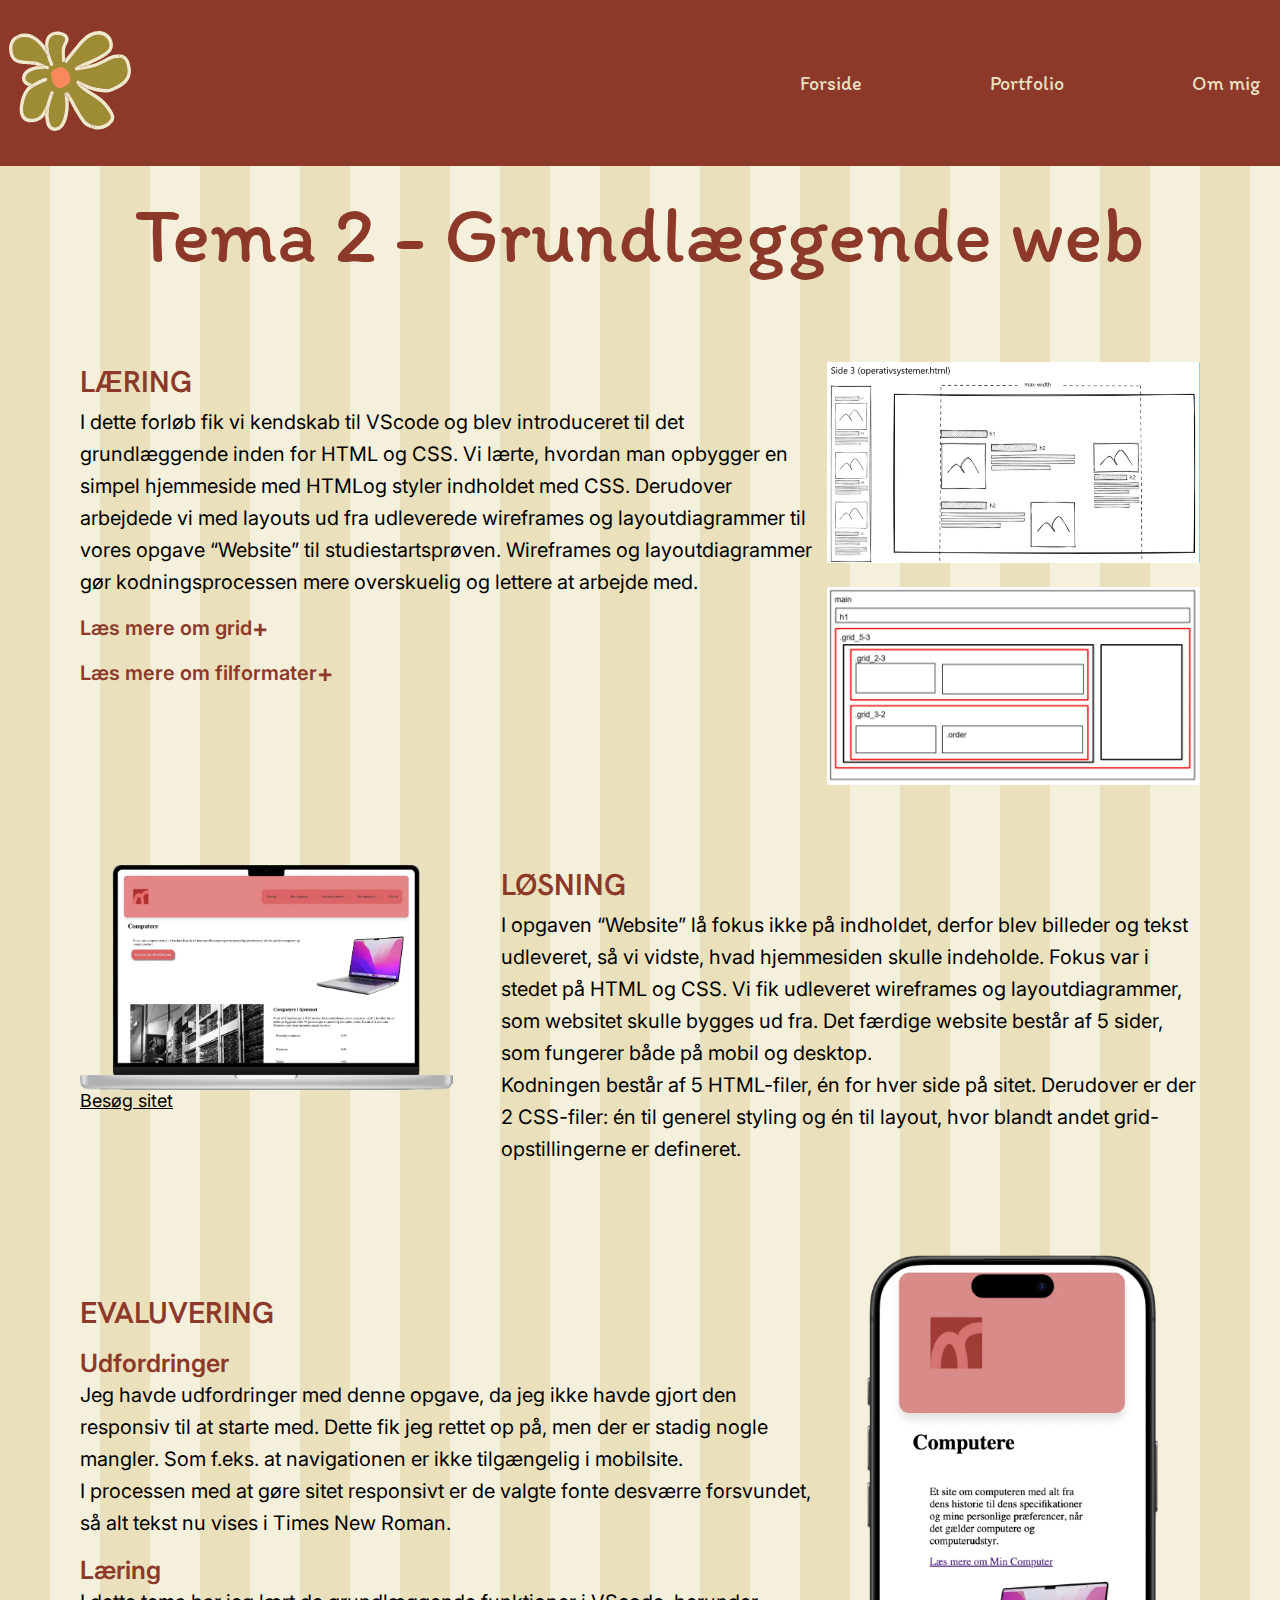
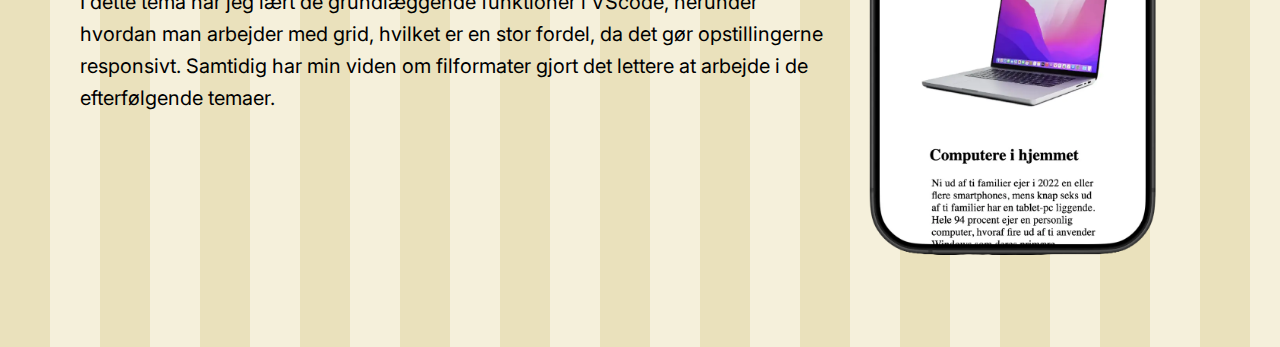
<file: web.html>
<!DOCTYPE html>
<html lang="da">
  <head>
    <meta charset="UTF-8" />
    <meta name="viewport" content="width=device-width, initial-scale=1.0" />
    <link rel="stylesheet" href="css/general.css" />
    <link rel="stylesheet" href="css/index.css" />
    <link rel="stylesheet" href="css/web.css" />
    <link
      href="https://fonts.googleapis.com/css2?family=Itim&display=swap"
      rel="stylesheet"
    />
    <link
      href="https://fonts.googleapis.com/css2?family=Hanken+Grotesk:ital,wght@0,100..900;1,100..900&display=swap"
      rel="stylesheet"
    />
    <link
      href="https://fonts.googleapis.com/css2?family=Inter:ital,opsz,wght@0,14..32,100..900;1,14..32,100..900&display=swap"
      rel="stylesheet"
    />
    <title>Tema 2</title>
  </head>
  <body>
    <header>
      <a href="index.html">
        <svg
          class="blomst"
          id="Lag_1"
          data-name="Lag 1"
          xmlns="http://www.w3.org/2000/svg"
          viewBox="0 0 282.98 345.37"
        >
          <defs>
            <style>
              .cls-4 {
                fill: #efe9cb;
              }

              .cls-5 {
                fill: #fb885b;
              }

              .cls-3 {
                fill: #9e8c35;
              }
            </style>
          </defs>
          <g>
            <path
              class="cls-4"
              d="M81.75,187.79c1.93,1.57,4.19,1.46,5.93.5.07.12.14.25.2.38,1.31,2.63.65,6.03-3,6.53-15.15,2.06-31.25,4.16-45.85-1.76-5.6-2.27-13.59-9.5-19.71-5.54-6.14,3.97-8.16,13.86-8.1,20.55.25,27.27,27.63,27.43,51.71,21.68l.06.26c-.42.12-.85.31-1.28.56-6.24,3.67-12.47,7.51-18.4,11.76-13.62.79-26.65-1.53-35.29-13.2-8.54-11.53-8.63-27.61-2.38-40.2,2.64-5.33,7.1-10.3,12.96-12,6.55-1.9,12.62.88,18.27,3.97,13.42,7.34,27.95,6.52,42.59,4.65.76.62,1.53,1.24,2.29,1.86Z"
            />
            <path
              class="cls-3"
              d="M88.33,187.87s-.01.08-.02.12c-.07.28-.23.5-.43.68-.06-.13-.13-.26-.2-.38.23-.12.44-.26.65-.42Z"
            />
            <path
              class="cls-3"
              d="M149.94,280.57c-.49.5-.89,1.13-1.17,1.91-2.44,6.85-5.59,15.47-14.09,16.05-7.81.54-14.23-4.85-18.04-11.17-8.15-13.52-9.96-31.16-8.83-46.89.2-.62.39-1.24.57-1.86.35-1.22.25-2.3-.14-3.2-.03-5.73-9.37-5.47-10.03.65-.09.8-.16,1.59-.23,2.39-4.42,13.56-12.68,25.86-12.89,40.42-.65,10.04-.98,20.19-2.22,30.17-1.16,9.29-4.39,18.58-13.61,22.47-15.35,6.46-40.55,6.08-47.16-12.54-.33-.93-.85-1.66-1.47-2.2-6.9-14.82-2.67-31.71,6.39-44.7,9.95-14.26,25.01-23.83,39.74-32.48.26-.15.5-.32.71-.5,10.02-2.37,19.76-5.8,29.17-10.18,5.83-2.72.76-11.34-5.04-8.64-6.7,3.12-17.32,7.14-28.67,9.86-24.08,5.75-51.46,5.59-51.71-21.68-.06-6.69,1.96-16.58,8.1-20.55,6.12-3.96,14.11,3.27,19.71,5.54,14.6,5.92,30.7,3.82,45.85,1.76,3.65-.5,4.31-3.9,3-6.53.2-.18.36-.4.43-.68,0-.04.02-.08.02-.12,2.29-1.67,3.29-4.88.49-7.15-16.19-13.19-32.68-26.08-48.55-39.66-14.23-12.19-29.2-27.8-30.02-47.68-.77-18.43,12.61-32.82,31.34-32.02,9.81.41,16.09,8.97,21.26,16.38,5.28,7.56,9.64,15.73,13.57,24.06,8.64,18.35,15.34,37.59,25.62,55.15,2.29,3.93,7.29,2.56,8.86-.55.01-.02.02-.03.03-.05.76-1.03,1.14-2.37.87-3.93-3.69-21.11-5.47-43.44-14.62-63.03-4.67-10-10-19.63-15.01-29.45-5.52-10.83-6.24-21.03-5.63-32.95,2.44-6.72,8.47-10.99,15.26-13.31,8.6-2.94,19.47-4.76,28.51-3.28,17.31,2.82,28.21,18.67,35.16,33.36,3.51,7.43,8.56,16.33,8.31,24.73-.27,9.27-1.18,18.8-2.98,27.9-3.59,18.15-11.98,34.73-20.35,51.06-2.24,4.37,2.26,8.35,5.83,7.44h.01c1.11.02,2.27-.32,3.33-1.17,24.6-19.59,35.06-50.55,56.56-72.8,6.02-6.23,12.9-11.21,20.34-15.63,7.23-4.28,16-11.65,24.2-6.01,14.72,10.14,21.71,30.22,15.5,46.95-.25.68-.36,1.31-.33,1.89-2.98,8.77-6.73,16.29-14.2,22.23-8.11,6.43-17.36,11.81-26.18,17.2-13.74,8.4-29.06,14.59-42.23,23.9-.26.07-.53.17-.79.29-3.9,1.71-8.17,4.58-9.67,8.71-.38,1.05-.25,2.23.22,3.27.34,2.71,2.73,5.42,6.23,4.85,18.62-3.05,37.94-3.79,56.47.24,12.54,2.72,37.79,9.37,37.13,26.31-.36,9.09-6.31,12.67-14.3,14.99-8.97,2.6-18.28,3.29-27.58,2.73-7.42-.45-14.75-1.69-21.98-3.44-6.79-2.53-13.72-4.63-20.81-6.27-4.04-1.41-8.04-2.9-12.01-4.41-6.02-2.29-8.63,7.37-2.66,9.64,2.22.85,4.45,1.68,6.69,2.49.57.61,1.38,1.07,2.44,1.29,1.07.23,2.15.47,3.21.72,6.43,2.21,12.93,4.21,19.51,5.84,8.45,3.13,16.61,6.99,24.39,11.61,6.75,4.01,12.58,8.65,15.47,16.2,2.43,6.37,3.41,13.79,2.61,20.57-2.23,18.8-23.32,19.68-38.21,17.13-14.31-2.45-29.92-6.59-41.14-16.3-6.56-5.67-10.57-13.04-14.35-20.72-4.53-9.17-8.84-18.45-13-27.79-2.62-5.87-11.23-.79-8.64,5.05,4.39,9.85,8.92,19.63,13.74,29.28,1.16,2.32,2.37,4.61,3.69,6.84Z"
            />
            <path
              class="cls-4"
              d="M102.04,156.95c-10.28-17.56-16.98-36.8-25.62-55.15-3.93-8.33-8.29-16.5-13.57-24.06-5.17-7.41-11.45-15.97-21.26-16.38-18.73-.8-32.11,13.59-31.34,32.02.82,19.88,15.79,35.49,30.02,47.68,15.87,13.58,32.36,26.47,48.55,39.66,2.8,2.27,1.8,5.48-.49,7.15-.21.16-.42.3-.65.42-1.02-1.76-2.95-3.07-5.45-2.73-.92.12-1.85.25-2.77.37-10.24-8.33-20.47-16.67-30.7-25.01-9.76-7.94-19.83-15.68-28.41-24.92C6.7,121.29-3.59,101.12,1.63,80.66c4.97-19.46,23.51-31.72,43.49-28.98,10.43,1.44,17.41,9.09,23.48,17.07,6.25,8.22,11.3,17.23,15.75,26.53,4.36,9.09,8.19,18.43,12.19,27.68,1.88,10.71,3.75,21.41,5.62,32.12.83,4.74,6.45,4.43,8.74,1.32-1.57,3.11-6.57,4.48-8.86.55Z"
            />
            <path
              class="cls-4"
              d="M266.36,106.71c1.8-5.52,9.89-3.89,9.91,1.02v.02c-.14.38-.27.76-.41,1.14-1.98,5.32-9.82,3.86-9.97-.77.16-.46.32-.93.47-1.41Z"
            />
            <path
              class="cls-4"
              d="M276,109.37c-3.05,9.35-6.7,18.29-13.95,25.21-7.3,6.96-16.48,12.13-24.95,17.52-9.39,5.97-19.03,11.38-28.93,16.46-5.09,2.61-10.17,5.25-15.01,8.27-1.1.1-2.19.2-3.28.32.26-1.26.09-2.62-.55-3.62-1.45-2.23-3.74-2.81-6.05-2.08,13.17-9.31,28.49-15.5,42.23-23.9,8.82-5.39,18.07-10.77,26.18-17.2,7.47-5.94,11.22-13.46,14.2-22.23.15,4.63,7.99,6.09,9.97.77.14-.38.27-.76.41-1.14,0,.51-.08,1.05-.27,1.62Z"
            />
            <path
              class="cls-4"
              d="M244.94,248.81c12.17,10.83,16.57,32.15,10.99,47.33-6.76,18.4-28.55,20.64-45.41,18.26-17.07-2.41-35.12-7.61-48.52-18.91-1.99-1.69-3.8-3.52-5.45-5.46.67-1.62,1.28-3.26,1.86-4.89,1.89-5.3-5.19-7.96-8.47-4.57-1.32-2.23-2.53-4.52-3.69-6.84-4.82-9.65-9.35-19.43-13.74-29.28-2.59-5.84,6.02-10.92,8.64-5.05,4.16,9.34,8.47,18.62,13,27.79,3.78,7.68,7.79,15.05,14.35,20.72,11.22,9.71,26.83,13.85,41.14,16.3,14.89,2.55,35.98,1.67,38.21-17.13.8-6.78-.18-14.2-2.61-20.57-2.89-7.55-8.72-12.19-15.47-16.2-7.78-4.62-15.94-8.48-24.39-11.61,6.38,1.59,12.85,2.83,19.42,3.59,4.14.48,8.29.72,12.44.71,2.72,1.77,5.31,3.69,7.7,5.81Z"
            />
            <path
              class="cls-4"
              d="M237.24,243c-4.15.01-8.3-.23-12.44-.71-6.57-.76-13.04-2-19.42-3.59-6.36-2.35-12.87-4.3-19.51-5.84-1.89-.66-3.77-1.33-5.65-2.01-2.85-2.99-.12-9.47,5.1-8.36.96.21,1.92.42,2.88.64,6.84,2.4,13.78,4.58,20.81,6.27,3.05,1.14,6.07,2.37,9.06,3.68,6.43,2.83,13.12,5.99,19.17,9.92Z"
            />
            <path
              class="cls-4"
              d="M209.01,229.4c-7.03-1.69-13.97-3.87-20.81-6.27,7.09,1.64,14.02,3.74,20.81,6.27Z"
            />
            <path
              class="cls-4"
              d="M205.38,238.7c-6.58-1.63-13.08-3.63-19.51-5.84,6.64,1.54,13.15,3.49,19.51,5.84Z"
            />
            <path
              class="cls-4"
              d="M189.33,173.53c.64,1,.81,2.36.55,3.62-4.15.42-8.29.98-12.41,1.64,1.4-1.89,2.9-3.72,3.85-5.93.65-.48,1.3-.95,1.96-1.41,2.31-.73,4.6-.15,6.05,2.08Z"
            />
            <path
              class="cls-4"
              d="M185.87,232.86c-1.06-.25-2.14-.49-3.21-.72-1.06-.22-1.87-.68-2.44-1.29,1.88.68,3.76,1.35,5.65,2.01Z"
            />
            <path
              class="cls-4"
              d="M185.32,222.49c-5.22-1.11-7.95,5.37-5.1,8.36-2.24-.81-4.47-1.64-6.69-2.49-5.97-2.27-3.36-11.93,2.66-9.64,3.97,1.51,7.97,3,12.01,4.41-.96-.22-1.92-.43-2.88-.64Z"
            />
            <path
              class="cls-4"
              d="M193.16,176.83c-3.7,2.32-7.25,4.86-10.54,7.78-.65.58-1.33.94-2.03,1.14.62-.48,1.14-1.11,1.53-1.86.04-.04.08-.09.13-.14.24-.24.49-.46.75-.69.26-.21.39-.32.39-.33.2-.15.4-.28.6-.42,1.12-.76,2.31-1.39,3.55-1.94,1.26-.55,2.06-1.83,2.34-3.22,1.09-.12,2.18-.22,3.28-.32Z"
            />
            <path
              class="cls-4"
              d="M182.46,183.11c-.1.27-.21.53-.34.78-.43.45-.31.19.34-.78Z"
            />
            <path
              class="cls-4"
              d="M180.59,185.75c-.42.12-.85.18-1.28.18h-.01c-.11-.03-.2-.06-.3-.09-2.63-.86-3.42-2.65-3.19-4.61.5-.84,1.07-1.65,1.66-2.44,4.12-.66,8.26-1.22,12.41-1.64-.28,1.39-1.08,2.67-2.34,3.22-1.24.55-2.43,1.18-3.55,1.94-.2.14-.4.27-.6.42,0,0-.13.12-.39.33-.26.23-.51.45-.75.69-.05.05-.09.1-.13.14.13-.25.24-.51.34-.78-.65.97-.77,1.23-.34.78-.39.75-.91,1.38-1.53,1.86Z"
            />
            <path
              class="cls-4"
              d="M176.31,186.6c1.64.38,3.13.03,4.28-.85.7-.2,1.38-.56,2.03-1.14,3.29-2.92,6.84-5.46,10.54-7.78,14.5-1.27,29.09-.93,43.47,1.97,14,2.82,30.88,7.93,40.17,19.58,8.57,10.74,8.22,27.79-3.54,36.28-6.2,4.47-15.01,6.23-22.44,7.33-4.52.66-9.04.99-13.58,1.01-6.05-3.93-12.74-7.09-19.17-9.92-2.99-1.31-6.01-2.54-9.06-3.68,7.23,1.75,14.56,2.99,21.98,3.44,9.3.56,18.61-.13,27.58-2.73,7.99-2.32,13.94-5.9,14.3-14.99.66-16.94-24.59-23.59-37.13-26.31-18.53-4.03-37.85-3.29-56.47-.24-3.5.57-5.89-2.14-6.23-4.85.61,1.4,1.84,2.56,3.27,2.88Z"
            />
            <path
              class="cls-4"
              d="M180.59,185.75c-1.15.88-2.64,1.23-4.28.85-1.43-.32-2.66-1.48-3.27-2.88-.28-2.17.75-4.33,3.57-4.79.29-.05.57-.09.86-.14-.59.79-1.16,1.6-1.66,2.44-.23,1.96.56,3.75,3.19,4.61.1.03.19.06.3.09h.01c.43,0,.86-.06,1.28-.18Z"
            />
            <path
              class="cls-4"
              d="M181.32,172.86c-.95,2.21-2.45,4.04-3.85,5.93-.29.05-.57.09-.86.14-2.82.46-3.85,2.62-3.57,4.79-.47-1.04-.6-2.22-.22-3.27,1.5-4.13,5.77-7,9.67-8.71.26-.12.53-.22.79-.29-.66.46-1.31.93-1.96,1.41Z"
            />
            <path
              class="cls-4"
              d="M156.55,290.03c-2.51-2.93-4.67-6.12-6.61-9.46,3.28-3.39,10.36-.73,8.47,4.57-.58,1.63-1.19,3.27-1.86,4.89Z"
            />
            <path
              class="cls-4"
              d="M148.77,282.48c.28-.78.68-1.41,1.17-1.91,1.94,3.34,4.1,6.53,6.61,9.46-3.08,7.51-7.37,14.5-15.54,17.34-9.12,3.16-19.45-.26-26.34-6.59-7.86-7.24-11.77-18.03-14.2-28.17-.77-3.22-1.38-6.46-1.84-9.72,2.84-7.52,6.75-14.81,9.18-22.42-1.13,15.73.68,33.37,8.83,46.89,3.81,6.32,10.23,11.71,18.04,11.17,8.5-.58,11.65-9.2,14.09-16.05Z"
            />
            <path
              class="cls-4"
              d="M149.08,152.5c4.45-8.67,8.91-17.43,12.73-26.43,3.81-5.13,7.33-10.49,10.8-15.88,7.57-11.79,15.01-23.81,24.49-34.2,10.26-11.25,23.65-20.09,37.39-26.55,15.01-7.05,27.41,3.98,35.5,16.07,8.26,12.36,11.09,28.06,6.28,42.22-.02-4.91-8.11-6.54-9.91-1.02-.15.48-.31.95-.47,1.41-.03-.58.08-1.21.33-1.89,6.21-16.73-.78-36.81-15.5-46.95-8.2-5.64-16.97,1.73-24.2,6.01-7.44,4.42-14.32,9.4-20.34,15.63-21.5,22.25-31.96,53.21-56.56,72.8-1.06.85-2.22,1.19-3.33,1.17,1.09-.29,2.1-1.04,2.79-2.39Z"
            />
            <path
              class="cls-4"
              d="M161.81,126.07c-3.82,9-8.28,17.76-12.73,26.43-.69,1.35-1.7,2.1-2.79,2.39h-.01c-4.13-.07-7.69-5.09-3.73-8.24,7.47-5.95,13.66-13.01,19.26-20.58Z"
            />
            <path
              class="cls-4"
              d="M96.54,122.96c4.25,9.87,8.69,19.64,14.13,28.94.94,1.61.89,3.17.26,4.45-.01.02-.02.03-.03.05-2.29,3.11-7.91,3.42-8.74-1.32-1.87-10.71-3.74-21.41-5.62-32.12Z"
            />
            <path
              class="cls-4"
              d="M108.21,236.06c.02-.22.04-.44.03-.65.39.9.49,1.98.14,3.2-.18.62-.37,1.24-.57,1.86.11-1.49.24-2.96.4-4.41Z"
            />
            <path
              class="cls-4"
              d="M108.24,235.41c.01.21-.01.43-.03.65-.16,1.45-.29,2.92-.4,4.41-2.43,7.61-6.34,14.9-9.18,22.42-1.15-8.09-1.35-16.29-.65-24.44.27-.83.52-1.66.76-2.5,1.41-4.97,7.92-4.24,9.5-.54Z"
            />
            <path
              class="cls-4"
              d="M98.21,236.06c.66-6.12,10-6.38,10.03-.65-1.58-3.7-8.09-4.43-9.5.54-.24.84-.49,1.67-.76,2.5.07-.8.14-1.59.23-2.39Z"
            />
            <path
              class="cls-4"
              d="M97.98,238.45c-.7,8.15-.5,16.35.65,24.44-1.72,4.54-3.05,9.17-3.42,14,.16-6.17-9.58-6.05-10.01.26-.04.57-.08,1.15-.11,1.72.21-14.56,8.47-26.86,12.89-40.42Z"
            />
            <path
              class="cls-4"
              d="M85.2,277.15c.43-6.31,10.17-6.43,10.01-.26-.01.03-.01.05-.01.07-.05.54-.07,1.07-.09,1.61-.09,1.56-.17,3.16-.23,4.79-1.55,4.43-9.47,3.76-9.75-1.93-.04-.86-.06-1.72-.04-2.56.03-.57.07-1.15.11-1.72Z"
            />
            <path
              class="cls-4"
              d="M95.2,276.96c.01.06,0,.13,0,.19-.03.47-.06.94-.09,1.42.02-.54.04-1.07.09-1.61Z"
            />
            <path
              class="cls-4"
              d="M95.13,281.43c.04.73-.06,1.37-.25,1.93.06-1.63.14-3.23.23-4.79-.04.94-.03,1.9.02,2.86Z"
            />
            <path
              class="cls-4"
              d="M79.46,185.93c.92-.12,1.85-.25,2.77-.37,2.5-.34,4.43.97,5.45,2.73-1.74.96-4,1.07-5.93-.5-.76-.62-1.53-1.24-2.29-1.86Z"
            />
            <path
              class="cls-4"
              d="M111.8,152.42c.27,1.56-.11,2.9-.87,3.93.63-1.28.68-2.84-.26-4.45-5.44-9.3-9.88-19.07-14.13-28.94-.16-.89-.31-1.79-.47-2.68-1.94-11.09-5.06-20.83-9.97-30.97-5.02-10.36-11.17-20.29-15.64-30.9-3.93-9.33-4.42-18.81-4.04-28.68,1.58,3.97,8.29,4.86,9.42-.31.18-.84.42-1.65.7-2.43-.61,11.92.11,22.12,5.63,32.95,5.01,9.82,10.34,19.45,15.01,29.45,9.15,19.59,10.93,41.92,14.62,63.03Z"
            />
            <path
              class="cls-4"
              d="M76.56,26.62c-.01.12-.01.25-.02.37-.28.78-.52,1.59-.7,2.43-1.13,5.17-7.84,4.28-9.42.31.03-1.03.08-2.07.14-3.11.35-6.41,10.35-6.43,10,0Z"
            />
            <path
              class="cls-4"
              d="M76.56,26.62c.35-6.43-9.65-6.41-10,0-.06,1.04-.11,2.08-.14,3.11-.36-.86-.46-1.86-.22-2.97C70.15,8.52,89.3,2.81,105.5.75c16.41-2.08,30.8,2.26,42.61,14.04,11.37,11.35,17.86,26.86,23.52,41.63,3.03,7.88,2,15.84,1.28,24.07-.75,8.6-1.86,17.19-4.09,25.54-1.82,6.86-4.25,13.52-7.01,20.04-5.6,7.57-11.79,14.63-19.26,20.58-3.96,3.15-.4,8.17,3.73,8.24-3.57.91-8.07-3.07-5.83-7.44,8.37-16.33,16.76-32.91,20.35-51.06,1.8-9.1,2.71-18.63,2.98-27.9.25-8.4-4.8-17.3-8.31-24.73-6.95-14.69-17.85-30.54-35.16-33.36-9.04-1.48-19.91.34-28.51,3.28-6.79,2.32-12.82,6.59-15.26,13.31.01-.12.01-.25.02-.37Z"
            />
            <path
              class="cls-4"
              d="M62.99,230.39c4.75-1.33,8.49,5.44,4.48,8.7-7.27,1.73-14.68,2.9-22.2,3.49-.66.05-1.31.09-1.96.13,5.93-4.25,12.16-8.09,18.4-11.76.43-.25.86-.44,1.28-.56Z"
            />
            <path
              class="cls-4"
              d="M62.99,230.39l-.06-.26c11.35-2.72,21.97-6.74,28.67-9.86,5.8-2.7,10.87,5.92,5.04,8.64-9.41,4.38-19.15,7.81-29.17,10.18,4.01-3.26.27-10.03-4.48-8.7Z"
            />
            <path
              class="cls-4"
              d="M13.62,324.5c3.5,3.49,10.38-1.15,7.69-6.34-.24-.46-.47-.93-.68-1.39.62.54,1.14,1.27,1.47,2.2,6.61,18.62,31.81,19,47.16,12.54,9.22-3.89,12.45-13.18,13.61-22.47,1.24-9.98,1.57-20.13,2.22-30.17-.02.84,0,1.7.04,2.56.28,5.69,8.2,6.36,9.75,1.93-.92,22.09-.44,50.06-24.59,58.41-20.26,7.01-47.07,3.84-56.67-17.27Z"
            />
            <path
              class="cls-4"
              d="M21.31,318.16c2.69,5.19-4.19,9.83-7.69,6.34-.43-.92-.82-1.88-1.17-2.87-1.82-5.15,4.79-7.79,8.18-4.86.21.46.44.93.68,1.39Z"
            />
            <path
              class="cls-4"
              d="M12.68,323.2c-8.9-17.18-6.18-37.37,3.9-53.44,6.87-10.97,16.33-19.61,26.73-27.05.65-.04,1.3-.08,1.96-.13,7.52-.59,14.93-1.76,22.2-3.49-.21.18-.45.35-.71.5-14.73,8.65-29.79,18.22-39.74,32.48-9.06,12.99-13.29,29.88-6.39,44.7-3.39-2.93-10-.29-8.18,4.86.35.99.74,1.95,1.17,2.87-.35-.34-.67-.78-.94-1.3Z"
            />
          </g>
          <path
            class="cls-5"
            d="M113.04,193.22c3.73-2.34,7.52-4.58,11.4-6.66,2.19-1.17,9.06-6.05,11.43-5.1,1.8.72,3.5,8.28,4.26,10.25,1.71,4.38,3.42,8.76,5.13,13.15.43,1.1,2.03,3.69,1.28,4.88-.6.95-4.48,1.59-5.56,1.93-4.33,1.35-8.71,2.56-13.13,3.58s-7.38,1.49-9.9-2.9c-2.03-3.52-4.05-7.41-4.86-11.42-1.63-8.09,6.51-16.37,14.53-16.73s12.16,8.29,13.63,14.93c.15.67.51,1.65.46,2.33-.12,1.57.47.46-.91,1.7-1.16,1.04-3.21,1.71-4.63,2.28-3.67,1.49-7.77,2.86-11.66,3.61-8.54,1.65-9.02-10.25-5.31-15.31,3.7-5.05,15.24-4.8,13.2,3.46-.46,1.87-1.51,2.72-3.34,3.37-.5.18-1.59.59-2.13.47-1.18-.28.1.76-.38-.58s-.15-4.09,1.05-5.01c.05-.03,1.03-.54,1.05-.57.35-.03.68.01,1,.14.85.29.18.18-2.01-.33,3.05.4,6.09.8,9.14,1.19l-.26-.94-.5,3.85-.35.33-3.85.5c3.43.52,6.28,5.28,8.75,7.46,2.66,2.33,5.68,4.38,9.21,5.05,8.69,1.67,12.32-5.62,11.12-13.12-1.31-8.21-6.53-15.12-11.68-21.38-4.65-5.65-11.89-9.2-18.06-3.44-4.71,4.4,2.37,11.46,7.07,7.07,1.43-1.34,10.04,11.96,10.75,13.34.32.62,3.37,8.02,2.29,8.3.7-.19-2.66-2.1-2.53-2.01-.95-.65-1.77-1.5-2.59-2.3-3.34-3.26-6.74-7.99-11.67-8.61s-8.64,3.71-7.33,8.55c1.21,4.48,6.71,4.51,9.14,1.19,4.69-6.41-4-14.53-10.14-9.46-6.03,4.97-1.27,14.13,6.07,13.3,7.69-.87,9.67-10.79,4.45-15.74-5.02-4.76-13.37-3.47-17.33,1.9s-4.58,16.43,2.06,20.17,16.02-.65,19.32-6.65c8.1-14.69-9.41-28-22.89-21.19-13.39,6.76-15.8,32.71,1.08,36.91,7.59,1.89,18.12-2.68,24.8-6.04,3.34-1.68,6.89-3.79,7.85-7.63,1.03-4.11-.59-9.52-1.97-13.39-2.65-7.44-7.77-14.22-15.53-16.78-8.53-2.81-17.26,1.14-23.61,6.86-6.75,6.08-9.16,14.57-6.57,23.28,2.18,7.35,6.55,18.05,14.7,20.32,5.05,1.41,10.51-.32,15.43-1.57s10.28-2.64,15.14-4.59c3.76-1.51,7.36-4.08,7.89-8.41.62-5.16-3.07-11.15-4.9-15.84-2.12-5.43-4.13-10.93-6.38-16.31-1.63-3.89-4.16-6.83-8.59-7.31s-8.83,1.81-12.79,3.77c-5.64,2.79-11.11,5.9-16.44,9.25s-.42,12.07,5.05,8.63h0Z"
          />
        </svg>
      </a>

      <nav id="menu">
        <a href="index.html">Forside</a>
        <a href="portfolio.html">Portfolio</a>
        <a href="om_mig.html">Om mig</a>
      </nav>

      <button id="burger">☰</button>
    </header>
    <div id="overlay"></div>
    <main>
      <h1>Tema 2 - Grundlæggende web</h1>
      <div class="proces_web">
        <div class="tekst_web">
          <h2>LÆRING</h2>
          <p>
            I dette forløb fik vi kendskab til VScode og blev introduceret til
            det grundlæggende inden for HTML og CSS. Vi lærte, hvordan man
            opbygger en simpel hjemmeside med HTMLog styler indholdet med CSS.
            Derudover arbejdede vi med layouts ud fra udleverede wireframes og
            layoutdiagrammer til vores opgave “Website” til studiestartsprøven.
            Wireframes og layoutdiagrammer gør kodningsprocessen mere
            overskuelig og lettere at arbejde med.
          </p>
          <details>
            <summary>Læs mere om grid</summary>
            <div class="content">
              <p class="p_grid">
                Vi lærte hvordan man placeret elementer ved hjælp af grid i CSS.
                Inden vi implementeret det på vores hjemmesider, lavede vi en
                masse øvelser i ExerCSSises. Ved hjælp af grid opdeler man siden
                i grid-template-rows (rækker) og grid-template-columns
                (kolonner). Derudover bruger man enheden fr (fraction), som
                bruges til at fordele den ledige plads. Hvis man fx skriver 1fr
                1fr, bliver pladsen ligeligt fordelt mellem to kolonner. Skriver
                man derimod 1fr 2fr, får den ene kolonne en del, og den anden
                får to dele og vil derfor blive dobbelt så bred.
              </p>
            </div>
          </details>
          <details>
            <summary>Læs mere om filformater</summary>
            <div class="content">
              <p>Vi har fået kendskab til forskellige filformater:</p>
              <ul>
                <li>
                  WebP er en filformat giver høj billedkvalitet med en lille
                  filstørrelse, og derfor kan hjemmesiden indlæses hurtigere og
                  er bedre for miljøet.
                </li>
                <li>
                  SVG er lavet af vektor, som består af kode, i stedet for
                  pixels. SVG bruges ofte til ikoner og logoer.
                </li>
                <li>
                  PNG er god til billeder der indeholder transparency og fading.
                </li>
                <li>
                  JPG/JPEG er et billedformat, der primært bruges til
                  stillbilleder og fotografier, især dem med komplekse
                  farvenuancer og lys/mørke-kontraster.
                </li>
              </ul>
            </div>
          </details>
        </div>
        <div class="billeder_web">
          <img src="eksamen_img/layoutdiagram.webp" />
          <img src="eksamen_img/wireframes.webp" />
        </div>
      </div>
      <div class="loesning_web">
        <div class="computer_web">
          <img src="eksamen_img/web.webp" />
          <a href="https://maes0005.github.io/website_3/" target="_blank">
            Besøg sitet
          </a>
        </div>
        <div class="tekst2_web">
          <h2>LØSNING</h2>
          <p class="tekst2_1_web">
            I opgaven “Website” lå fokus ikke på indholdet, derfor blev billeder
            og tekst udleveret, så vi vidste, hvad hjemmesiden skulle indeholde.
            Fokus var i stedet på HTML og CSS. Vi fik udleveret wireframes og
            layoutdiagrammer, som websitet skulle bygges ud fra. Det færdige
            website består af 5 sider, som fungerer både på mobil og desktop.
          </p>
          <p class="tekst2_2_web">
            Kodningen består af 5 HTML-filer, én for hver side på sitet.
            Derudover er der 2 CSS-filer: én til generel styling og én til
            layout, hvor blandt andet grid-opstillingerne er defineret.
          </p>
        </div>
      </div>
      <div class="evaluvering_web">
        <div class="tekst3_web">
          <h2>EVALUVERING</h2>
          <p class="p_undertitel">Udfordringer</p>
          <p>
            Jeg havde udfordringer med denne opgave, da jeg ikke havde gjort den
            responsiv til at starte med. Dette fik jeg rettet op på, men der er
            stadig nogle mangler. Som f.eks. at navigationen er ikke tilgængelig
            i mobilsite.
          </p>
          <p>
            I processen med at gøre sitet responsivt er de valgte fonte desværre
            forsvundet, så alt tekst nu vises i Times New Roman.
          </p>
          <p class="p_undertitel">Læring</p>
          <p>
            I dette tema har jeg lært de grundlæggende funktioner i VScode,
            herunder hvordan man arbejder med grid, hvilket er en stor fordel,
            da det gør opstillingerne responsivt. Samtidig har min viden om
            filformater gjort det lettere at arbejde i de efterfølgende temaer.
          </p>
        </div>
        <div class="iphone_web">
          <img src="eksamen_img/web_mobil.webp" />
        </div>
      </div>
    </main>
    <script src="js/header.js"></script>
  </body>
</html>
</file>
<file: css/index.css>
.grid_1-1 {
  display: grid;
  grid-template-columns: 1fr 1fr; /* To lige kolonner */
  gap: 70px; /* Afstand mellem SVG og billede */
  align-items: center; /* Vertikal centrering */
  margin: 40px;
}

.majas_portfolio {
  width: 100%;
  height: auto;
}

.protraet {
  width: 100%;
  height: auto;
  object-fit: cover; /* Holder billedet proportionelt */
  border-radius: 40px;
}

@media (max-width: 800px) {
  .grid_1-1 {
    display: grid;
    grid-template-columns: 1fr;
    margin: 10px;
  }
}
</file>
<file: css/web.css>
/* LAYOUT */
.proces_web {
  display: grid;
  grid-template-columns: 2fr 1fr;
  margin: 5rem;
}
.tekst_web {
  max-width: 50rem;
}

.billeder_web {
  max-width: 25rem;
}

.billeder_web img + img {
  margin-top: 1.5rem;
}

.loesning_web {
  display: grid;
  grid-template-columns: 1fr 2fr;
  margin: 5rem;
  margin-top: 5rem;
}

.tekst2_web {
  max-width: 45rem;
  margin-left: 3rem;
}

.evaluvering_web {
  display: grid;
  grid-template-columns: 2fr 1fr;
  margin: 5rem;
}

.tekst3_web {
  margin-top: 3rem;
  max-width: 48rem;
}

.iphone_web {
  max-width: 20rem;
  display: block;
  margin: 0 auto;
}

/* Accordion/drop down */
summary {
  cursor: pointer;
  display: flex;
  align-items: center;
  font-weight: 600;
  margin-top: 15px;
}

summary::after {
  font-family: "Inter", sans-serif;
  font-size: 25px;
  content: "+";
}

details[open] summary::after {
  content: "-";
}

.p_grid {
  margin-top: 0;
  margin-bottom: 15px;
  padding-inline-start: 1.25rem;
}
/* Accordion/drop down SLUT*/

/* MOBIL */
@media (max-width: 800px) {
  .proces_web,
  .loesning_web,
  .evaluvering_web {
    grid-template-columns: 1fr;
    margin: 0;
  }

  .tekst_web,
  .tekst2_web,
  .tekst3_web {
    margin: 1rem;
  }

  .computer_web {
    order: 2;
    justify-self: center;
    max-width: 100%;
  }

  h2 {
    margin-top: 2rem;
  }

  .billeder_web {
    display: flex;
    flex-direction: column;
    align-items: center;
  }
  .billeder_web img {
    width: 20rem;
    height: auto;
  }

  .computer_web img {
    width: 20rem;
    height: auto;
    margin-top: 20px;
  }

  .iphone_web img {
    width: 15rem;
    height: auto;
    margin-top: 20px;
  }
}
</file>
<file: css/brugergraensefladeudvikling.css>
.proces_bruger {
  display: grid;
  grid-template-columns: 2fr 1fr;
  margin: 5rem;
}

.tekst_bruger {
  max-width: 50rem;
}

.billeder_bruger {
  max-width: 55rem;
}
</file>
<file: css/indhold.css>
/* LAYOUT */
/* proces */
.proces_indhold {
  display: grid;
  grid-template-columns: 2fr 1fr;
  margin: 5rem;
}

.tekst_indhold {
  max-width: 50rem;
}

.billeder_indhold {
  max-width: 60rem;
}
/* proces slut*/

/* løsning */
.link_indhold {
  margin-left: 2.4rem;
  grid-row: 2;
}

.iphone_indhold {
  max-width: 18rem;
}
.computer_indhold {
  max-width: 28rem;
  margin-top: 8rem;
}

.iphone_computer_indhold {
  display: grid;
  grid-template-columns: max-content max-content;
  gap: 2rem;
  align-items: start;
  margin-left: 2rem;
}

.loesning_indhold {
  display: grid;
  grid-template-columns: 1fr 1fr;
}

.tekst2_indhold {
  max-width: 40rem;
  margin-top: 3rem;
}
/* løsning slut*/

/* evaluering */
.evaluering_indhold {
  margin: 5rem;
  max-width: 58rem;
}

.summary_indhold {
  margin-top: 5px;
}
/* evaluering slut */
/* LAYOUT SLUT */

/* MOBIL */
@media (max-width: 800px) {
  .proces_indhold,
  .loesning_indhold,
  .evaluering_indhold {
    grid-template-columns: 1fr;
    margin: 1rem;
    margin-top: 0;
  }

  .loesning_indhold {
    display: flex;
    flex-direction: column;
    align-items: center;
  }

  .tekst2_indhold {
    order: 1;
    margin-top: 0;
  }

  .iphone_computer_indhold {
    grid-template-columns: 1fr 1fr;
    margin-left: 0;
    margin-top: 1.5rem;
    order: 2;
  }

  .link_indhold {
    margin-left: 0;
    margin-top: 1rem;
    order: 3;
    align-self: flex-start;
  }

  .iphone_indhold {
    width: 7rem;
  }

  .computer_indhold {
    margin-top: 2rem;
    width: 15rem;
  }
}
</file>
<file: css/om_mig.css>
/* LAYOUT */
/* baggrund */
.baggrund_om_mig {
  display: grid;
  grid-template-columns: 1fr 1fr;
  gap: 7rem;
  margin: 5rem;
}

.protræt_om_mig img {
  width: 100%;
  height: auto;
  border-radius: 30px;
}
/* baggrund slut*/

/* personlig udvikling */
.udvikling_om_mig {
  display: grid;
  grid-template-columns: 1fr 1fr;
}
</file>
<file: css/portfolio.css>
.temaer {
  display: grid;
  grid-template-columns: 1fr 1fr;
  grid-template-rows: 1fr 1fr;
  margin: 5rem;
  gap: 4rem;
}

.web,
.ui_ux,
.brugergrænsefladeudvikling,
.indhold {
  display: flex;
  flex-direction: column;
  align-items: center;
}

.temaer img {
  width: 100%;
  height: auto;
  object-fit: cover;
}

.h2_portfolio {
  font-family: "Hanken Grotesk", sans-serif;
  font-weight: 400;
  font-size: 30px;
  color: #512b0d;
}

.tema-link {
  text-decoration: none;
}

@media (max-width: 800px) {
  .temaer {
    grid-template-columns: 1fr;
    grid-template-rows: 1fr 1fr 1fr 1fr;
    margin: 10px;
  }

  .h2_portfolio {
    font-size: 19px;
    margin-top: 10px;
  }
}
</file>
<file: css/ui_ux.css>
/* LAYOUT */
.proces_uxui {
  display: grid;
  grid-template-columns: 2fr 1fr;
  margin: 5rem;
}

.tekst_uxui {
  max-width: 50rem;
  margin-top: 3rem;
}

.billeder_uxui {
  max-width: 30rem;
  margin-top: 0;
}

.loesning_uxui {
  display: grid;
  grid-template-rows: auto auto;
}

.link_uiux {
  margin-left: 2.4rem;
  grid-row: 2;
}

.iphone_uxui {
  max-width: 18rem;
}
.computer_uxui {
  max-width: 28rem;
  margin-top: 8rem;
}

.iphone_computer_uxui {
  display: grid;
  grid-template-columns: max-content max-content;
  gap: 2rem;
  align-items: start;
  margin-left: 2rem;
}

.loesning_uxui {
  display: grid;
  grid-template-columns: 1fr 1fr;
}

.tekst2_uxui {
  max-width: 40rem;
  margin-top: 3rem;
}

.evaluering_uxui {
  margin: 5rem;
  max-width: 58rem;
}

.summary_uxui {
  margin-top: 5px;
}
</file>
<file: css/general.css>
/* RESET */
* {
  box-sizing: border-box;
  margin: 0;
  padding: 0;
}

img {
  max-width: 100%;
  height: auto;
  display: block;
}
/* RESET SLUT*/

/* BODY */
body {
  background: repeating-linear-gradient(
    to right,
    #eae1bc,
    #eae1bc 50px,
    #f5f0db 50px,
    #f5f0db 100px
  );
  width: 100%;
  height: 100%;
}
/* BODY SLUT*/

/* FONT */
h1 {
  text-align: center;
  font-family: "Itim", cursive;
  font-weight: 500;
  font-size: 80px;
  color: #8d392a;
}

h2 {
  font-family: "Hanken Grotesk", sans-serif;
  font-weight: 600;
  font-size: 30px;
  color: #8d392a;
  margin-bottom: 5px;
}

h3 {
  font-family: "Hanken Grotesk", sans-serif;
  font-weight: 600;
  font-size: 30px;
  color: #eae1bc;
}

p,
li {
  font-family: "Inter", sans-serif;
  font-size: 20px;
  line-height: 2rem;
}
li {
  margin-left: 20px;
}

summary {
  font-family: "Inter", sans-serif;
  font-size: 20px;
  color: #8d392a;
}

.p_undertitel {
  font-family: "Inter", sans-serif;
  font-weight: 600;
  font-size: 25px;
  color: #8d392a;
  margin-top: 15px;
}

a {
  font-family: "Inter", sans-serif;
  font-size: 18px;
  color: black;
}
/* FONT SLUT*/

/* HEADER */
header {
  background-color: #8d392a;
  padding: 20px;
  margin-bottom: 20px;
  width: 100%;

  display: flex;
  align-items: center;
  justify-content: space-between;
}

.blomst {
  width: 100px;
  height: auto;
  transform: rotate(90deg);
  transform-origin: center;
}
/* HEADER SLUT*/

/* FOOTER */
footer {
  background-color: #8d392a;
  display: grid;
  grid-template-columns: 1fr 1fr 1fr;
  margin-top: 8rem;
}

.footer_logo,
.footer_kontakt,
.footer_sociale_medier {
  margin: 2rem;
}
.footer_logo {
  margin-left: 4rem;
}

footer p {
  color: #e7dfc0;
  font-family: "Hanken Grotesk", sans-serif;
}
/* FOOTER SLUT*/

/* MENU */
#menu {
  display: flex;
  gap: 8rem;
}

#menu a {
  font-family: "Itim", cursive;
  font-size: 20px;
  color: #e7dfc0;
  text-decoration: none;
}
/* MENU SLUT*/

/* BURGERMENU */
#burger {
  display: none;
  font-size: 2rem;
  background: none;
  border: none;
  color: #e7dfc0;
  cursor: pointer;
}
/* BURGERMENU SLUT*/

/* OVERLAY */
#overlay {
  position: fixed;
  top: 0;
  left: 0;
  width: 100%;
  height: 100%;
  background: rgba(0, 0, 0, 0.5);
  display: none;
  z-index: 5;
}
#overlay.show {
  display: block;
}
/* OVERLAY SLUT*/

/* MOBIL */
@media (max-width: 800px) {
  #menu {
    position: fixed;
    top: 0;
    right: -250px; /* skjult til højre */
    width: 250px;
    height: 100%;
    background: #8d392a;
    flex-direction: column;
    align-items: center;
    justify-content: center;
    gap: 2rem;
    transition: right 0.3s ease;
    z-index: 10;
  }
  #menu.show {
    right: 0; /* synlig */
  }
  #burger {
    display: block;
  }
  #menu a {
    font-size: 24px;
  }

  h1 {
    font-size: 40px;
  }
  h2 {
    font-size: 25px;
    font-weight: 700;
  }
  .p_undertitel {
    font-size: 20px;
  }

  footer {
    grid-template-columns: 1fr;
    align-items: center;
    margin-top: 5rem;
  }
  .footer_logo,
  .footer_kontakt,
  .footer_sociale_medier {
    margin: 1rem;
  }
  footer .blomst {
    display: none;
  }
  .footer_titel {
    font-size: 20px;
  }
  footer p {
    font-size: 15px;
  }
}
</file>
